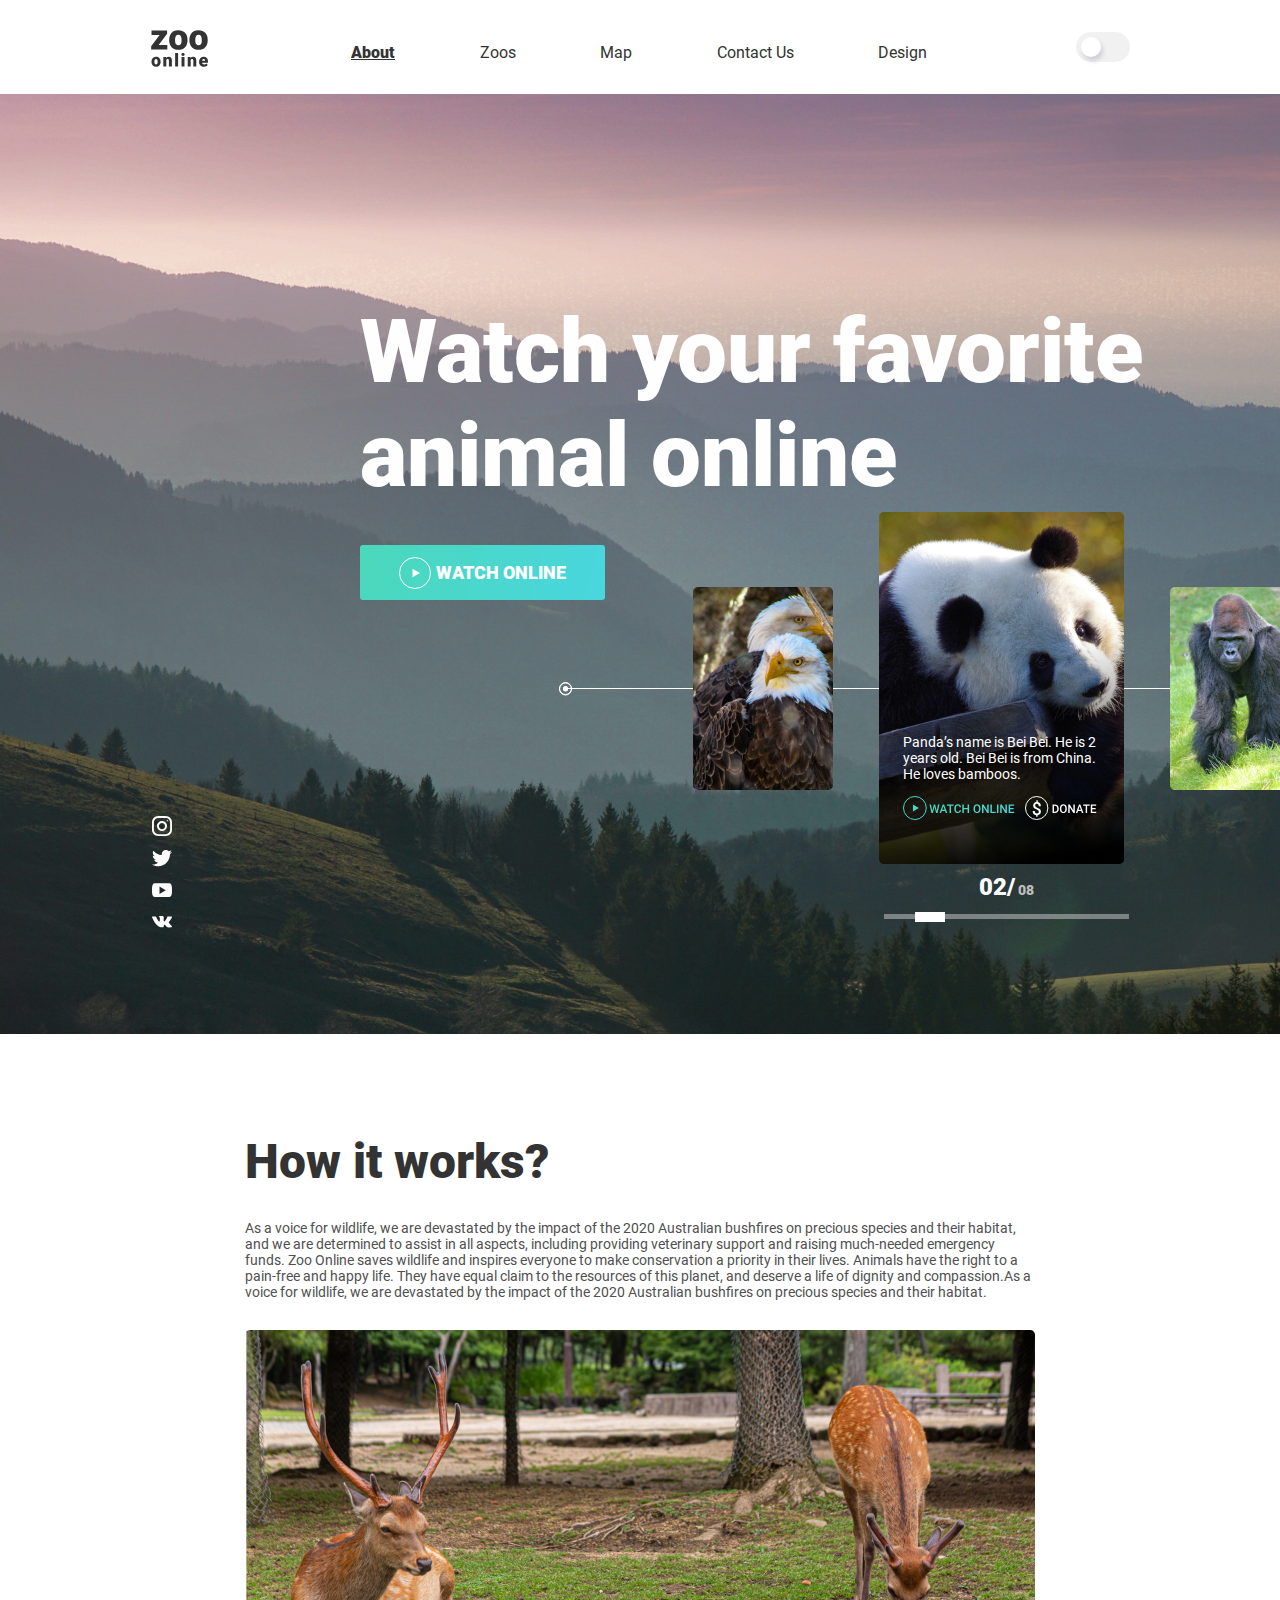
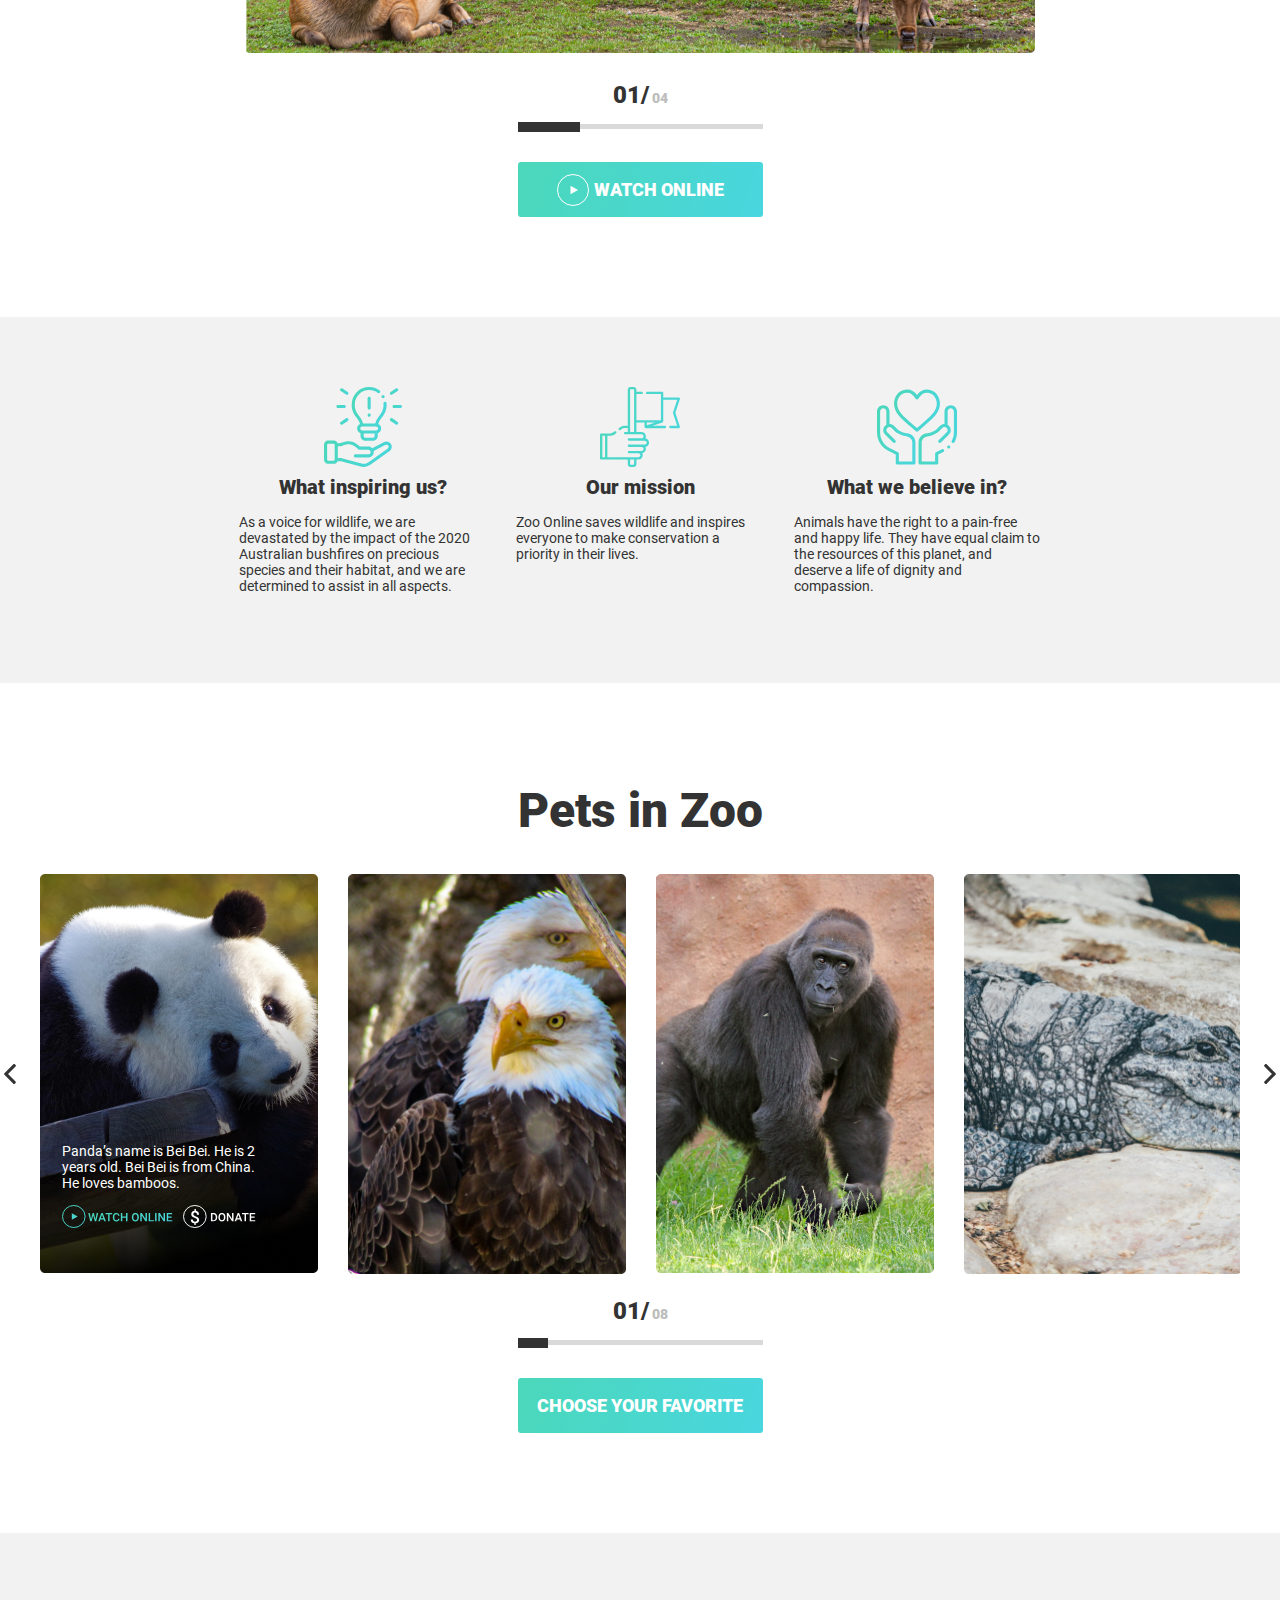
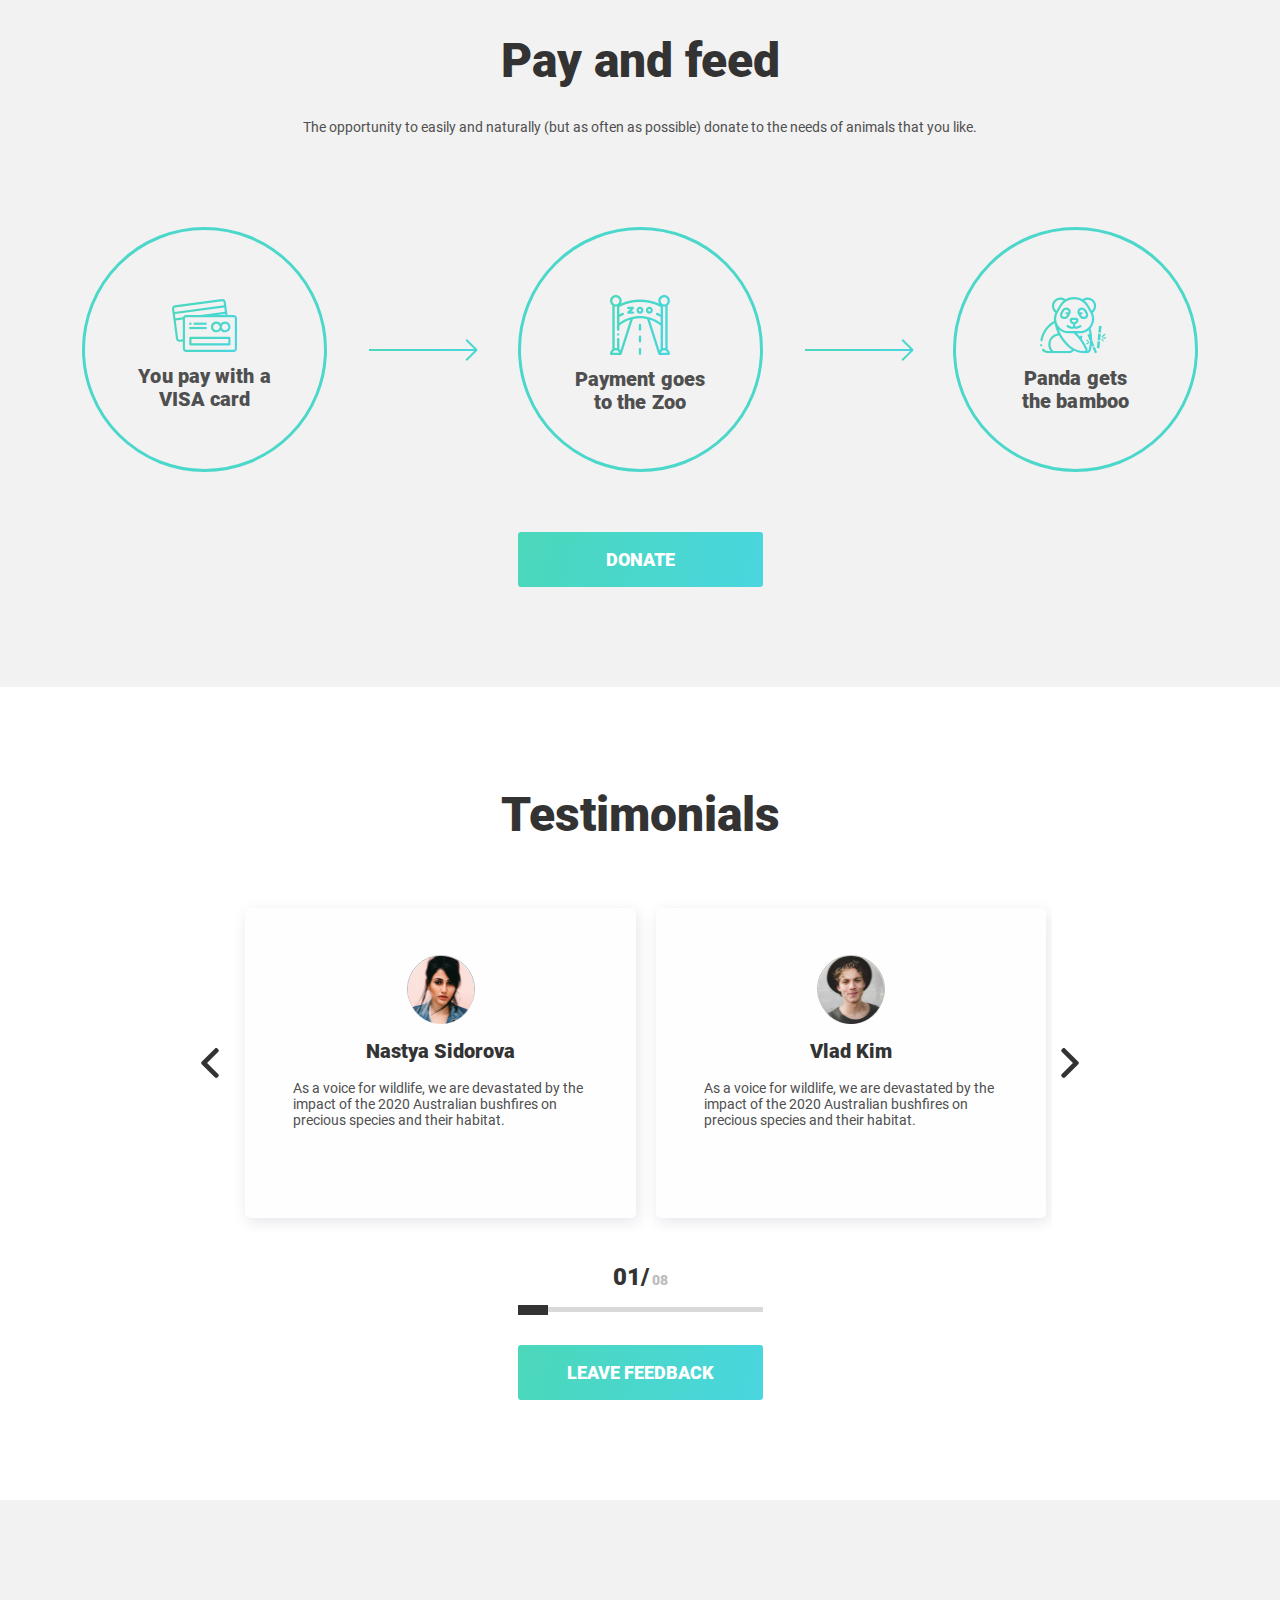
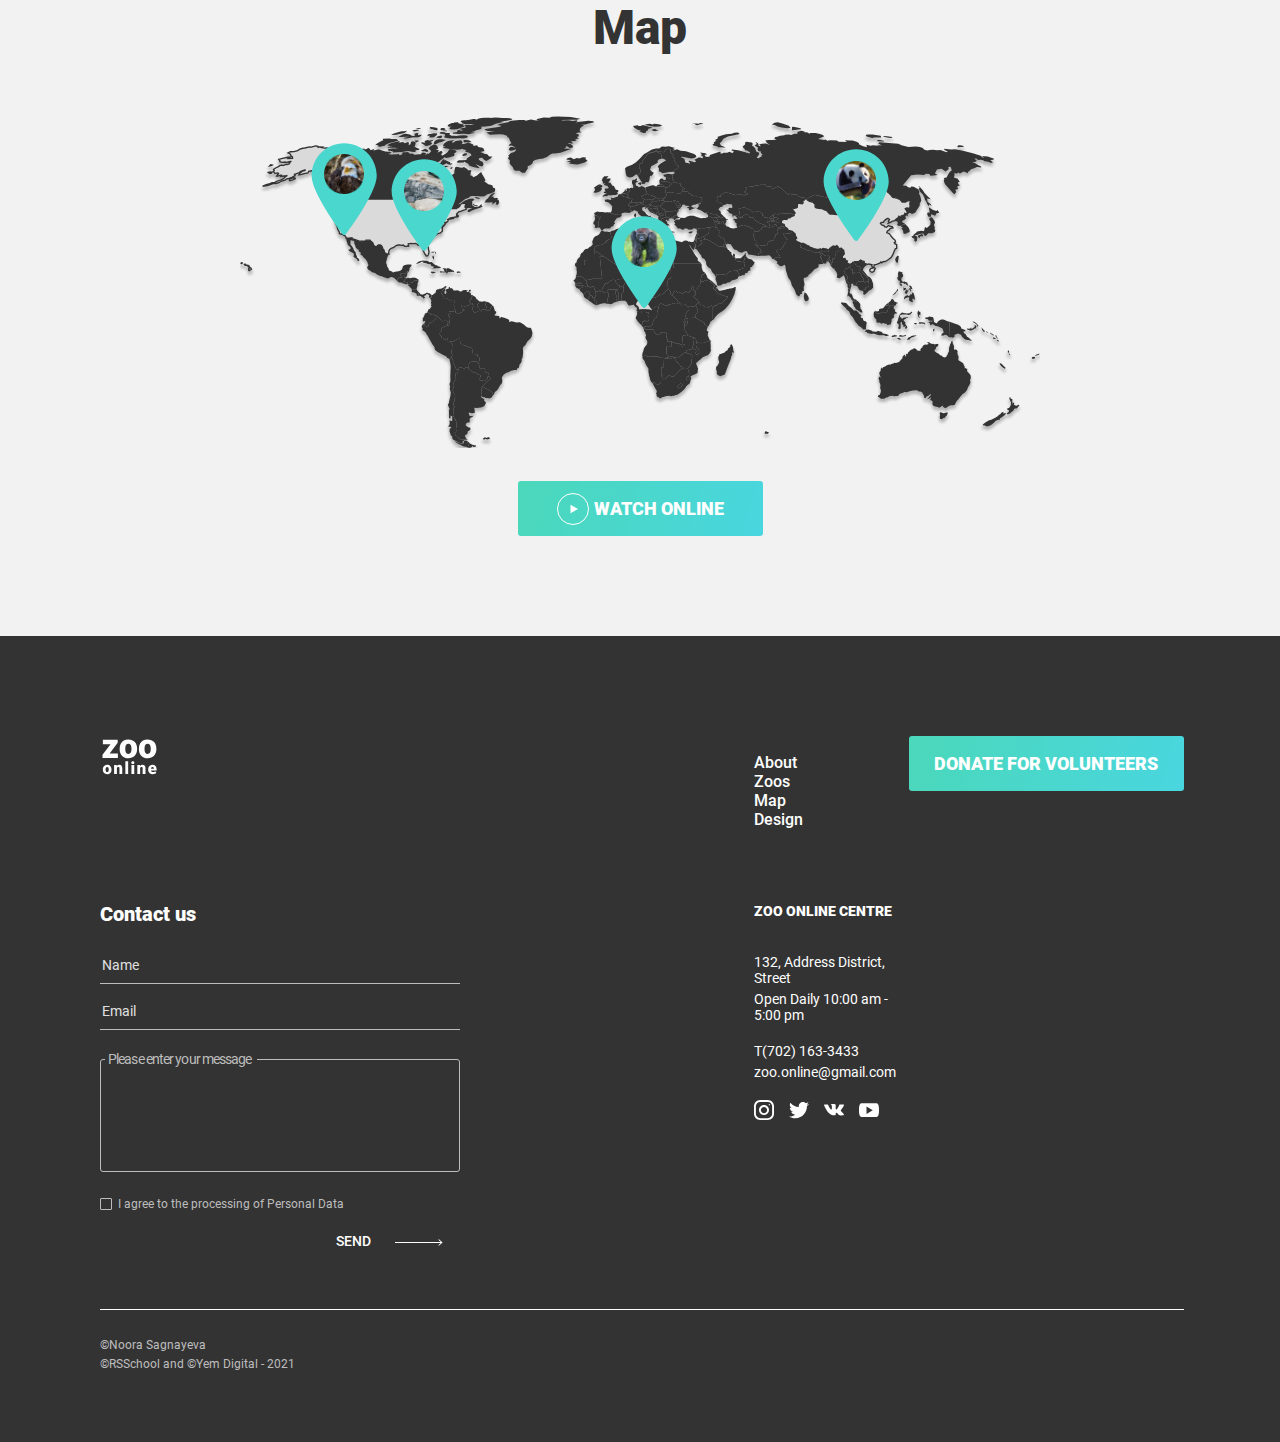
<file: online-zoo/pages/landing/index.html>
<!DOCTYPE html>
<html lang="en">
<head>
    <meta charset="UTF-8">
    <meta http-equiv="X-UA-Compatible" content="IE=edge">
    <meta name="viewport" content="width=device-width, initial-scale=1.0">
    <title>Document</title>
    <link rel="stylesheet" href="../common/css/main.css">
    <link rel="stylesheet" href="./css/landing.css">
</head>
<body class="light">
    <h1 class="visuallyhidden">Online Zoo</h1>
    <header class="header">
        <div class="wrapper">
            <div class="header__wrapper">

                <div class="header__logo logo">
                    <a href="../landing/index.html" class="logo__link">
                        <svg class="logo__bg" viewBox="0 0 59 42" fill="none" xmlns="http://www.w3.org/2000/svg">
                            <path class="logo__text-color" d="M8.64844 18.4297H17.3145V23H1.16016V19.6953L9.59766 8.55078H1.5293V3.98047H17.1211V7.17969L8.64844 18.4297ZM19.1602 13.3145C19.1602 11.416 19.5293 9.72852 20.2676 8.25195C21.0059 6.76367 22.0664 5.62109 23.4492 4.82422C24.832 4.02734 26.4551 3.62891 28.3184 3.62891C31.166 3.62891 33.4102 4.51367 35.0508 6.2832C36.6914 8.04102 37.5117 10.4375 37.5117 13.4727V13.6836C37.5117 16.6484 36.6855 19.0039 35.0332 20.75C33.3926 22.4844 31.166 23.3516 28.3535 23.3516C25.6465 23.3516 23.4727 22.543 21.832 20.9258C20.1914 19.2969 19.3066 17.0938 19.1777 14.3164L19.1602 13.3145ZM25.084 13.6836C25.084 15.4414 25.3594 16.7305 25.9102 17.5508C26.4609 18.3711 27.2754 18.7812 28.3535 18.7812C30.4629 18.7812 31.541 17.1582 31.5879 13.9121V13.3145C31.5879 9.9043 30.498 8.19922 28.3184 8.19922C26.3379 8.19922 25.2656 9.66992 25.1016 12.6113L25.084 13.6836ZM39.375 13.3145C39.375 11.416 39.7441 9.72852 40.4824 8.25195C41.2207 6.76367 42.2812 5.62109 43.6641 4.82422C45.0469 4.02734 46.6699 3.62891 48.5332 3.62891C51.3809 3.62891 53.625 4.51367 55.2656 6.2832C56.9062 8.04102 57.7266 10.4375 57.7266 13.4727V13.6836C57.7266 16.6484 56.9004 19.0039 55.248 20.75C53.6074 22.4844 51.3809 23.3516 48.5684 23.3516C45.8613 23.3516 43.6875 22.543 42.0469 20.9258C40.4062 19.2969 39.5215 17.0938 39.3926 14.3164L39.375 13.3145ZM45.2988 13.6836C45.2988 15.4414 45.5742 16.7305 46.125 17.5508C46.6758 18.3711 47.4902 18.7812 48.5684 18.7812C50.6777 18.7812 51.7559 17.1582 51.8027 13.9121V13.3145C51.8027 9.9043 50.7129 8.19922 48.5332 8.19922C46.5527 8.19922 45.4805 9.66992 45.3164 12.6113L45.2988 13.6836Z" fill="#333333"/>
                            <path class="logo__text-color" d="M1.45703 35.1572C1.45703 34.208 1.6416 33.3643 2.01074 32.626C2.37988 31.8818 2.91016 31.3105 3.60156 30.9121C4.29297 30.5137 5.10449 30.3145 6.03613 30.3145C7.45996 30.3145 8.58203 30.7568 9.40234 31.6416C10.2227 32.5205 10.6328 33.7188 10.6328 35.2363V35.3418C10.6328 36.8242 10.2197 38.002 9.39355 38.875C8.57324 39.7422 7.45996 40.1758 6.05371 40.1758C4.7002 40.1758 3.61328 39.7715 2.79297 38.9629C1.97266 38.1484 1.53027 37.0469 1.46582 35.6582L1.45703 35.1572ZM4.41895 35.3418C4.41895 36.2207 4.55664 36.8652 4.83203 37.2754C5.10742 37.6855 5.51465 37.8906 6.05371 37.8906C7.1084 37.8906 7.64746 37.0791 7.6709 35.4561V35.1572C7.6709 33.4521 7.12598 32.5996 6.03613 32.5996C5.0459 32.5996 4.50977 33.335 4.42773 34.8057L4.41895 35.3418ZM16.0982 30.4902L16.1949 31.6064C16.8511 30.7451 17.7564 30.3145 18.9107 30.3145C19.9009 30.3145 20.6392 30.6104 21.1255 31.2021C21.6177 31.7939 21.8726 32.6846 21.8902 33.874V40H18.9195V33.9971C18.9195 33.5166 18.8228 33.165 18.6295 32.9424C18.4361 32.7139 18.0845 32.5996 17.5748 32.5996C16.9947 32.5996 16.564 32.8281 16.2828 33.2852V40H13.3209V30.4902H16.0982ZM28.1027 40H25.132V26.5H28.1027V40ZM34.4997 40H31.529V30.4902H34.4997V40ZM31.3532 28.0381C31.3532 27.6162 31.5055 27.2705 31.8102 27.001C32.1149 26.7314 32.5104 26.5967 32.9968 26.5967C33.4831 26.5967 33.8786 26.7314 34.1833 27.001C34.488 27.2705 34.6403 27.6162 34.6403 28.0381C34.6403 28.46 34.488 28.8057 34.1833 29.0752C33.8786 29.3447 33.4831 29.4795 32.9968 29.4795C32.5104 29.4795 32.1149 29.3447 31.8102 29.0752C31.5055 28.8057 31.3532 28.46 31.3532 28.0381ZM40.4924 30.4902L40.5891 31.6064C41.2454 30.7451 42.1506 30.3145 43.3049 30.3145C44.2952 30.3145 45.0334 30.6104 45.5198 31.2021C46.012 31.7939 46.2668 32.6846 46.2844 33.874V40H43.3137V33.9971C43.3137 33.5166 43.217 33.165 43.0237 32.9424C42.8303 32.7139 42.4788 32.5996 41.969 32.5996C41.3889 32.5996 40.9582 32.8281 40.677 33.2852V40H37.7151V30.4902H40.4924ZM53.9734 40.1758C52.5145 40.1758 51.3338 39.7422 50.4314 38.875C49.5291 38.002 49.0779 36.8682 49.0779 35.4736V35.2275C49.0779 34.2549 49.2566 33.3965 49.6141 32.6523C49.9773 31.9082 50.5047 31.334 51.1961 30.9297C51.8875 30.5195 52.7078 30.3145 53.657 30.3145C54.993 30.3145 56.0477 30.7305 56.8211 31.5625C57.5945 32.3887 57.9813 33.543 57.9813 35.0254V36.1768H52.0926C52.198 36.71 52.4295 37.1289 52.7869 37.4336C53.1443 37.7383 53.6072 37.8906 54.1756 37.8906C55.1131 37.8906 55.8455 37.5625 56.3729 36.9062L57.7264 38.5059C57.3572 39.0156 56.8328 39.4229 56.1531 39.7275C55.4793 40.0264 54.7527 40.1758 53.9734 40.1758ZM53.6395 32.5996C52.7723 32.5996 52.2566 33.1738 52.0926 34.3223H55.0809V34.0938C55.0926 33.6191 54.9725 33.2529 54.7205 32.9951C54.4686 32.7314 54.1082 32.5996 53.6395 32.5996Z" fill="#333333"/>
                        </svg>   
                    </a>
                </div>

                <nav class="header__nav nav-header">
                    <ul class="nav-header__list">
                        <li class="nav-header__item">
                            <a href="../landing/index.html" class="nav-header__link nav-header__link--active">About</a>
                        </li>
                        <li class="nav-header__item">
                            <a href="../live-broadcast/panda.html" class="nav-header__link">Zoos</a>
                        </li>
                        <li class="nav-header__item">
                            <a href="../map/map.html" class="nav-header__link">Map</a>
                        </li>
                        <li class="nav-header__item">
                            <a href="#contact-us" class="nav-header__link">Contact Us</a>
                        </li>
                        <li class="nav-header__item">
                            <a href="https://www.figma.com/file/HKt5Nlx0jghQtJp6jW9q8F/zooApp" class="nav-header__link">Design</a>
                        </li>
                    </ul>
                </nav>
                <div class="header__container">
                    <div class="header__radio">
                        <div class="design-toggle__counter">
                            <input type="range" class="design-toggle__range" min="0" max="1" value="0" step="1" >
                        </div>
                    </div>

                    <div class="header__burger burger">
                        <span class="burger__line burger__line--first"></span>
                        <span class="burger__line burger__line--second"></span>
                        <span class="burger__line burger__line--third"></span>
                    </div>
                </div>
                
            </div>
        </div>
    </header>
    
    <main class="main">
        <section class="intro">

            <div class="intro__wrapper">
                <h2 class="intro__title">
                    Watch your favorite animal online
                </h2>
                <button class="main-btn intro__button"><img class="main-btn__img" src="../../assets/images/global/main-btn/play.svg" alt="watch">watch online</button>
                <div class="intro__slider-wrapper">
                    <ol class="intro__slider-bg"></ol>
                    <div class="intro__slider">
                        <div class="intro__slider-inner">
                            <div class="intro__item info-item">
    
                                <div class="info-item__photo">
                                    <img src="../../assets/images/landing/intro/slider/slides/eagle.png" alt="eagle">
                                </div>
        
                                <div class="info-item__info">
                                    <div class="info-item__description">Panda’s name is Bei Bei. He 
                                        is 2 years old. Bei Bei is from China. He loves bamboos.</div>
                                    <div class="info-item__actions">
                                        <div class="info-item__watch"><a href="../live-broadcast/eagle.html"><img src="../../assets/images/landing/intro/slider/watch.svg" alt="watch"></a></div>
                                        <div class="info-item__donate"><a href=""><img src="../../assets/images/landing/intro/slider/donate.svg" alt="donate"></a></div>
                                    </div>
                                </div>
        
                            </div>
                            
                            <div class="intro__item info-item intro__item--active">
        
                                <div class="info-item__photo">
                                    <img src="../../assets/images/landing/intro/slider/slides/panda.png" alt="panda">
                                </div>
                                
                                <div class="info-item__info">
                                    <div class="info-item__description">Panda’s name is Bei Bei. He 
                                        is 2 years old. Bei Bei is from China. He loves bamboos.</div>
                                    <div class="info-item__actions">
                                        <div class="info-item__watch"><a href="../live-broadcast/panda.html"><img src="../../assets/images/landing/intro/slider/watch.svg" alt="watch"></a></div>
                                        <div class="info-item__donate"><a href=""><img src="../../assets/images/landing/intro/slider/donate.svg" alt="donate"></a></div>
                                    </div>
                                </div>
        
                            </div>
        
                            <div class="intro__item info-item">
        
                                <div class="info-item__photo">
                                    <img src="../../assets/images/landing/intro/slider/slides/gorilla.png" alt="gorilla">
                                </div>
        
                                <div class="info-item__info">
                                    <div class="info-item__description">Panda’s name is Bei Bei. He 
                                        is 2 years old. Bei Bei is from China. He loves bamboos.</div>
                                    <div class="info-item__actions">
                                        <div class="info-item__watch"><a href="../live-broadcast/gorilla.html"><img src="../../assets/images/landing/intro/slider/watch.svg" alt="watch"></a></div>
                                        <div class="info-item__donate"><a href=""><img src="../../assets/images/landing/intro/slider/donate.svg" alt="donate"></a></div>
                                    </div>
                                </div>
        
                            </div>
        
                            <div class="intro__item info-item">
        
                                <div class="info-item__photo">
                                    <img src="../../assets/images/landing/intro/slider/slides/alligator.png" alt="alligator">
                                </div>
        
                                <div class="info-item__info">
                                    <div class="info-item__description">Panda’s name is Bei Bei. He 
                                        is 2 years old. Bei Bei is from China. He loves bamboos.</div>
                                    <div class="info-item__actions">
                                        <div class="info-item__watch"><a href="../live-broadcast/alligator.html"><img src="../../assets/images/landing/intro/slider/watch.svg" alt="watch"></a></div>
                                        <div class="info-item__donate"><a href=""><img src="../../assets/images/landing/intro/slider/donate.svg" alt="donate"></a></div>
                                    </div>
                                </div>
        
                            </div>
        
                            <div class="intro__item info-item">
        
                                <div class="info-item__photo">
                                    <img src="../../assets/images/landing/intro/slider/slides/fox.png" alt="fox">
                                </div>
        
                                <div class="info-item__info">
                                    <div class="info-item__description">Panda’s name is Bei Bei. He 
                                        is 2 years old. Bei Bei is from China. He loves bamboos.</div>
                                    <div class="info-item__actions">
                                        <div class="info-item__watch"><a href="../live-broadcast/fox.html"><img src="../../assets/images/landing/intro/slider/watch.svg" alt="watch"></a></div>
                                        <div class="info-item__donate"><a href=""><img src="../../assets/images/landing/intro/slider/donate.svg" alt="donate"></a></div>
                                    </div>
                                </div>
        
                            </div>
        
                            <div class="intro__item info-item">
        
                                <div class="info-item__photo">
                                    <img src="../../assets/images/landing/intro/slider/slides/sloth.png" alt="sloth">
                                </div>
        
                                <div class="info-item__info">
                                    <div class="info-item__description">Panda’s name is Bei Bei. He 
                                        is 2 years old. Bei Bei is from China. He loves bamboos.</div>
                                    <div class="info-item__actions">
                                        <div class="info-item__watch"><a href="../live-broadcast/sloth.html"><img src="../../assets/images/landing/intro/slider/watch.svg" alt="watch"></a></div>
                                        <div class="info-item__donate"><a href=""><img src="../../assets/images/landing/intro/slider/donate.svg" alt="donate"></a></div>
                                    </div>
                                </div>
        
                            </div>
        
                            <div class="intro__item info-item">
        
                                <div class="info-item__photo">
                                    <img src="../../assets/images/landing/intro/slider/slides/elephant.png" alt="elephant">
                                </div>
        
                                <div class="info-item__info">
                                    <div class="info-item__description">Panda’s name is Bei Bei. He 
                                        is 2 years old. Bei Bei is from China. He loves bamboos.</div>
                                    <div class="info-item__actions">
                                        <div class="info-item__watch"><a href="../live-broadcast/elephant.html"><img src="../../assets/images/landing/intro/slider/watch.svg" alt="watch"></a></div>
                                        <div class="info-item__donate"><a href=""><img src="../../assets/images/landing/intro/slider/donate.svg" alt="donate"></a></div>
                                    </div>
                                </div>
        
                            </div>
        
                            <div class="intro__item info-item">
        
                                <div class="info-item__photo">
                                    <img src="../../assets/images/landing/intro/slider/slides/leopard.png" alt="leopard">
                                </div>
        
                                <div class="info-item__info">
                                    <div class="info-item__description">Panda’s name is Bei Bei. He 
                                        is 2 years old. Bei Bei is from China. He loves bamboos.</div>
                                    <div class="info-item__actions">
                                        <div class="info-item__watch"><a href="../live-broadcast/leopard.html"><img src="../../assets/images/landing/intro/slider/watch.svg" alt="watch"></a></div>
                                        <div class="info-item__donate"><a href=""><img src="../../assets/images/landing/intro/slider/donate.svg" alt="donate"></a></div>
                                    </div>
                                </div>
        
                            </div>
                        </div>
                        
                    </div>
                    <div class="intro__counter counter">
                        <div class="intro__count counter__count">
                            <span id="intro__current" class="intro__current counter__current">02/</span>
                            <span id="intro__total" class="intro__total counter__total">08</span>
                        </div>
                        
                        <input type="range" class="intro__range counter__range" min="1" max="8" value="2" step="1">
                    </div>
                </div>
            
            
            <div class="intro__social-networks social-networks">
                <ul class="social-networks__list">
                    <li class="social-networks__item"><a target="_blank" href="https://www.instagram.com/" class="social-networks__link instagram"></a></li>
                    <li class="social-networks__item"><a target="_blank" href="https://twitter.com/" class="social-networks__link twitter"></a></li>
                    <li class="social-networks__item"><a target="_blank" href="https://www.youtube.com/" class="social-networks__link youtube"></a></li>
                    <li class="social-networks__item"><a target="_blank" href="https://vk.com/" class="social-networks__link vk"></a></li>
                </ul>
            </div>
            </div>
        </section>

        <section class="how-it-works">
            <div class="how-it-works__content">
                <h2 class="how-it-works__title">How it works?</h2>
                <p class="how-it-works__text">
                    As a voice for wildlife, we are devastated by the impact of the 2020 Australian bushfires on precious species and their habitat, and we are determined to assist in all aspects, including providing veterinary support and raising much-needed emergency funds. Zoo Online saves wildlife and inspires everyone to make conservation a priority in their lives. Animals have the right to a pain-free and happy life. They have equal claim to the resources of this planet, and deserve a life of dignity and compassion.As a voice for wildlife, we are devastated by the impact of the 2020 Australian bushfires on precious species and their habitat.
                </p>
                <div class="how-it-works__slider">
                    <div class="how-it-works__slider-wrapper">
                        <div class="how-it-works__slider-inner">
                            <div class="how-it-works__slide">
                                <img class="how-it-works__slide-img" src="../../assets/images/landing/how-it-works/slider/slides/slide1.png" alt="slide1">
                            </div>
                            <div class="how-it-works__slide">
                                <img class="how-it-works__slide-img" src="../../assets/images/landing/how-it-works/slider/slides/slide2.png" alt="slide2">
                            </div>
                            <div class="how-it-works__slide">
                                <img class="how-it-works__slide-img" src="../../assets/images/landing/how-it-works/slider/slides/slide3.png" alt="slide3">
                            </div>
                            <div class="how-it-works__slide">
                                <img class="how-it-works__slide-img" src="../../assets/images/landing/how-it-works/slider/slides/slide4.png" alt="slide4">
                            </div>
                        </div>
                    </div>
                    <div class="how-it-works__counter counter">
                        <div class="how-it-works__count counter__count">
                            <span id="how-it-works__current" class="how-it-works__current counter__current">01/</span>
                            <span id="how-it-works__total" class="how-it-works__total counter__total">04</span>
                        </div>
                        
                        <input type="range" class="how-it-works__range counter__range" min="1" max="4" value="1" step="1">
                    </div>
                </div>
                <button class="main-btn how-it-works__button"><img class="main-btn__img" src="../../assets/images/global/main-btn/play.svg" alt="watch">watch online</button>
            </div>

        </section>

        <section class="inspiring">
            <div class="inspiring__cards">
                <div class="inspiring__card">
                    <figure class="inspiring__card-pic">
                        <img src="../../assets/images/landing/inspiring/cards/inspire/problem-solving.svg" alt="problem">
                    </figure>
                    <h3 class="inspiring__card-title">
                        What inspiring us?
                    </h3>
                    <p class="inspiring__card-descr">
                        As a voice for wildlife, we are devastated by the impact of the 2020 Australian bushfires on precious species and their habitat, and we are determined to assist in all aspects.
                    </p>
                </div>

                <div class="inspiring__card">
                    <figure class="inspiring__card-pic">
                        <img src="../../assets/images/landing/inspiring/cards/mission/achievement.svg" alt="achievement">
                    </figure>
                    <h3 class="inspiring__card-title">
                        Our mission
                    </h3>
                    <p class="inspiring__card-descr">
                        Zoo Online saves wildlife and inspires everyone to make conservation a priority in their lives. 
                    </p>
                </div>
                
                <div class="inspiring__card">
                    <figure class="inspiring__card-pic">
                        <img src="../../assets/images/landing/inspiring/cards/believe/love.svg" alt="love">
                    </figure>
                    <h3 class="inspiring__card-title">
                        What we believe in?
                    </h3>
                    <p class="inspiring__card-descr">
                        Animals have the right to a pain-free and happy life. They have equal claim to the resources of this planet, and deserve a life of dignity and compassion.
                    </p>
                </div>
            </div>
        </section>

        <section class="pets-in-zoo">
            <div class="pets-in-zoo__wrapper">
                <h2 class="pets-in-zoo__title">Pets in Zoo</h2>

                <div class="pets-in-zoo__slider">
                    
                    <div class="pets-in-zoo__slider-left-arrow">
                        <svg viewBox="0 0 30 30" fill="none" xmlns="http://www.w3.org/2000/svg">
                            <path class="pets-in-zoo__slider-left-arrow-color" d="M6.6663 16.1706L20.0167 29.5207C20.3255 29.8298 20.7376 30 21.1772 30C21.6167 30 22.0289 29.8298 22.3376 29.5207L23.3208 28.5378C23.9605 27.8973 23.9605 26.8564 23.3208 26.2169L12.1102 15.0062L23.3332 3.78314C23.642 3.47412 23.8125 3.06217 23.8125 2.6229C23.8125 2.18315 23.642 1.7712 23.3332 1.46194L22.3501 0.479263C22.0411 0.17024 21.6291 0 21.1896 0C20.7501 0 20.3379 0.17024 20.0291 0.479263L6.6663 13.8416C6.35679 14.1516 6.18679 14.5655 6.18777 15.0055C6.18679 15.4472 6.35679 15.8608 6.6663 16.1706Z" fill="#333333"/>
                        </svg>     
                    </div>
                    
                    <div class="pets-in-zoo__slider-wrapper">
                        <div class="pets-in-zoo__slider-inner">
                            <div class="pets-in-zoo__slide pets-in-zoo__slide--active">
                                <div class="pets-in-zoo__photo">
                                    <img src="../../assets/images/landing/pets-in-zoo/slider/slides/panda.png" alt="panda">
                                </div>
                                <div class="pets-in-zoo__info">
                                    <div class="pets-in-zoo__description">Panda’s name is Bei Bei. He 
                                        is 2 years old. Bei Bei is from China. He loves bamboos.</div>
                                    <div class="pets-in-zoo__actions">
                                        <div class="pets-in-zoo__watch"><a href="../live-broadcast/panda.html"><img src="../../assets/images/landing/pets-in-zoo/slider/watch.svg" alt="watch"></a></div>
                                        <div class="pets-in-zoo__donate"><a href=""><img src="../../assets/images/landing/pets-in-zoo/slider/donate.svg" alt="donate"></a></div>
                                    </div>
                                </div>
                            </div>
                            <div class="pets-in-zoo__slide">
                                <div class="pets-in-zoo__photo">
                                    <img src="../../assets/images/landing/pets-in-zoo/slider/slides/eagle.png" alt="eagle">
                                </div>
                                <div class="pets-in-zoo__info">
                                    <div class="pets-in-zoo__description">Panda’s name is Bei Bei. He 
                                        is 2 years old. Bei Bei is from China. He loves bamboos.</div>
                                    <div class="pets-in-zoo__actions">
                                        <div class="pets-in-zoo__watch"><a href="../live-broadcast/eagle.html"><img src="../../assets/images/landing/pets-in-zoo/slider/watch.svg" alt="watch"></a></div>
                                        <div class="pets-in-zoo__donate"><a href=""><img src="../../assets/images/landing/pets-in-zoo/slider/donate.svg" alt="donate"></a></div>
                                    </div>
                                </div>
                            </div>
                            <div class="pets-in-zoo__slide">
                                <div class="pets-in-zoo__photo">
                                    <img src="../../assets/images/landing/pets-in-zoo/slider/slides/gorilla.png" alt="gorilla">
                                </div>
                                <div class="pets-in-zoo__info">
                                    <div class="pets-in-zoo__description">Panda’s name is Bei Bei. He 
                                        is 2 years old. Bei Bei is from China. He loves bamboos.</div>
                                    <div class="pets-in-zoo__actions">
                                        <div class="pets-in-zoo__watch"><a href="../live-broadcast/gorilla.html"><img src="../../assets/images/landing/pets-in-zoo/slider/watch.svg" alt="watch"></a></div>
                                        <div class="pets-in-zoo__donate"><a href=""><img src="../../assets/images/landing/pets-in-zoo/slider/donate.svg" alt="donate"></a></div>
                                    </div>
                                </div>
                            </div>
                            <div class="pets-in-zoo__slide">
                                <div class="pets-in-zoo__photo">
                                    <img src="../../assets/images/landing/pets-in-zoo/slider/slides/alligator.png" alt="alligator">
                                </div>
                                <div class="pets-in-zoo__info">
                                    <div class="pets-in-zoo__description">Panda’s name is Bei Bei. He 
                                        is 2 years old. Bei Bei is from China. He loves bamboos.</div>
                                    <div class="pets-in-zoo__actions">
                                        <div class="pets-in-zoo__watch"><a href="../live-broadcast/alligator.html"><img src="../../assets/images/landing/pets-in-zoo/slider/watch.svg" alt="watch"></a></div>
                                        <div class="pets-in-zoo__donate"><a href=""><img src="../../assets/images/landing/pets-in-zoo/slider/donate.svg" alt="donate"></a></div>
                                    </div>
                                </div>
                            </div>
                            <div class="pets-in-zoo__slide">
                                <div class="pets-in-zoo__photo">
                                    <img src="../../assets/images/landing/pets-in-zoo/slider/slides/wolf.jpg" alt="wolf">
                                </div>
                                <div class="pets-in-zoo__info">
                                    <div class="pets-in-zoo__description">Panda’s name is Bei Bei. He 
                                        is 2 years old. Bei Bei is from China. He loves bamboos.</div>
                                    <div class="pets-in-zoo__actions">
                                        <div class="pets-in-zoo__watch"><a href="../live-broadcast/wolf.html"><img src="../../assets/images/landing/pets-in-zoo/slider/watch.svg" alt="watch"></a></div>
                                        <div class="pets-in-zoo__donate"><a href=""><img src="../../assets/images/landing/pets-in-zoo/slider/donate.svg" alt="donate"></a></div>
                                    </div>
                                </div>
                            </div>
                            <div class="pets-in-zoo__slide">
                                <div class="pets-in-zoo__photo">
                                    <img src="../../assets/images/landing/pets-in-zoo/slider/slides/bison.jpg" alt="bison">
                                </div>
                                <div class="pets-in-zoo__info">
                                    <div class="pets-in-zoo__description">Panda’s name is Bei Bei. He 
                                        is 2 years old. Bei Bei is from China. He loves bamboos.</div>
                                    <div class="pets-in-zoo__actions">
                                        <div class="pets-in-zoo__watch"><a href="../live-broadcast/bison.html"><img src="../../assets/images/landing/pets-in-zoo/slider/watch.svg" alt="watch"></a></div>
                                        <div class="pets-in-zoo__donate"><a href=""><img src="../../assets/images/landing/pets-in-zoo/slider/donate.svg" alt="donate"></a></div>
                                    </div>
                                </div>
                            </div>
                            <div class="pets-in-zoo__slide">
                                <div class="pets-in-zoo__photo">
                                    <img src="../../assets/images/landing/pets-in-zoo/slider/slides/gopher.jpg" alt="gopher.jpg">
                                </div>
                                <div class="pets-in-zoo__info">
                                    <div class="pets-in-zoo__description">Panda’s name is Bei Bei. He 
                                        is 2 years old. Bei Bei is from China. He loves bamboos.</div>
                                    <div class="pets-in-zoo__actions">
                                        <div class="pets-in-zoo__watch"><a href="../live-broadcast/alligator.html"><img src="../../assets/images/landing/pets-in-zoo/slider/watch.svg" alt="watch"></a></div>
                                        <div class="pets-in-zoo__donate"><a href=""><img src="../../assets/images/landing/pets-in-zoo/slider/donate.svg" alt="donate"></a></div>
                                    </div>
                                </div>
                            </div>
                            <div class="pets-in-zoo__slide">
                                <div class="pets-in-zoo__photo">
                                    <img src="../../assets/images/landing/pets-in-zoo/slider/slides/kangaroo.jpg" alt="kangaroo">
                                </div>
                                <div class="pets-in-zoo__info">
                                    <div class="pets-in-zoo__description">Panda’s name is Bei Bei. He 
                                        is 2 years old. Bei Bei is from China. He loves bamboos.</div>
                                    <div class="pets-in-zoo__actions">
                                        <div class="pets-in-zoo__watch"><a href="../live-broadcast/alligator.html"><img src="../../assets/images/landing/pets-in-zoo/slider/watch.svg" alt="watch"></a></div>
                                        <div class="pets-in-zoo__donate"><a href=""><img src="../../assets/images/landing/pets-in-zoo/slider/donate.svg" alt="donate"></a></div>
                                    </div>
                                </div>
                            </div>
                        </div>
                    </div>

                    <div class="pets-in-zoo__slider-right-arrow">
                        <svg viewBox="0 0 30 30" fill="none" xmlns="http://www.w3.org/2000/svg">
                            <path class="pets-in-zoo__slider-right-arrow-color" d="M23.3337 13.8294L9.98332 0.479264C9.67454 0.170243 9.26235 0 8.82284 0C8.38334 0 7.97114 0.170243 7.66237 0.479264L6.6792 1.46218C6.03945 2.10267 6.03945 3.14363 6.6792 3.78314L17.8898 14.9938L6.66676 26.2169C6.35799 26.5259 6.1875 26.9378 6.1875 27.3771C6.1875 27.8168 6.35799 28.2288 6.66676 28.5381L7.64993 29.5207C7.95895 29.8298 8.3709 30 8.81041 30C9.24991 30 9.66211 29.8298 9.97088 29.5207L23.3337 16.1584C23.6432 15.8484 23.8132 15.4345 23.8122 14.9945C23.8132 14.5528 23.6432 14.1392 23.3337 13.8294Z" fill="#333333"/>
                        </svg>
                    </div>
                </div>

                <div class="pets-in-zoo__counter counter">
                    <div class="counter__count">
                        <span id="pets-in-zoo__current" class="pets-in-zoo__current counter__current">01/</span>
                        <span id="pets-in-zoo__total" class="pets-in-zoo__total counter__total">08</span>
                    </div>
                    
                    <input type="range" class="pets-in-zoo__range counter__range" min="1" max="8" value="1" step="1">
                </div>
                
                <form action="../map/map.html">
                    <button class="main-btn pets-in-zoo__button">Choose your favorite</button>
                </form>
            </div>
        </section>
        
        <section class="pay-and-feed">

            <div class="pay-and-feed__wrapper">
                <h2 class="pay-and-feed__title">Pay and feed</h2>
                <p class="pay-and-feed__descr">The opportunity to easily and naturally (but as often as possible) donate to the needs of animals that you like.</p>

                <div class="pay-and-feed__cards">

                    <div class="pay-and-feed__card">
                        <figure class="pay-and-feed__card-pic">
                            <img src="../../assets/images/landing/pay-and-feed/card.svg" alt="card">
                        </figure>
                        <h3 class="pay-and-feed__card-title">
                            You pay with a VISA card
                        </h3>
                    </div>

                    <div class="pay-and-feed__cards-arrow"></div>

                    <div class="pay-and-feed__card">
                        <figure class="pay-and-feed__card-pic">
                            <img src="../../assets/images/landing/pay-and-feed/zoo.svg" alt="card">
                        </figure>
                        <h3 class="pay-and-feed__card-title">
                            Payment goes to the Zoo
                        </h3>
                    </div>

                    <div class="pay-and-feed__cards-arrow"></div>

                    <div class="pay-and-feed__card">
                        <figure class="pay-and-feed__card-pic">
                            <img src="../../assets/images/landing/pay-and-feed/panda.svg" alt="card">
                        </figure>
                        <h3 class="pay-and-feed__card-title">
                            Panda gets the bamboo
                        </h3>
                    </div>
                </div>
                <button class="main-btn pay-and-feed__button">donate</button>

            </div>
            
        </section>

        <section class="testimonials">
            <h3 class="testimonials__title">Testimonials</h3>

            <div class="testimonials__slider">
                <div class="testimonials__slider-left-arrow">
                    <svg viewBox="0 0 30 30" fill="none" xmlns="http://www.w3.org/2000/svg">
                        <path class="testimonials__slider-left-arrow-color" d="M6.6663 16.1706L20.0167 29.5207C20.3255 29.8298 20.7376 30 21.1772 30C21.6167 30 22.0289 29.8298 22.3376 29.5207L23.3208 28.5378C23.9605 27.8973 23.9605 26.8564 23.3208 26.2169L12.1102 15.0062L23.3332 3.78314C23.642 3.47412 23.8125 3.06217 23.8125 2.6229C23.8125 2.18315 23.642 1.7712 23.3332 1.46194L22.3501 0.479263C22.0411 0.17024 21.6291 0 21.1896 0C20.7501 0 20.3379 0.17024 20.0291 0.479263L6.6663 13.8416C6.35679 14.1516 6.18679 14.5655 6.18777 15.0055C6.18679 15.4472 6.35679 15.8608 6.6663 16.1706Z" fill="#333333"/>
                    </svg>
                </div>

                <div class="testimonials__slider-wrapper">

                    <div class="testimonials__slider-inner">

                        <div class="testimonials__slide">
                            <figure class="testimonials__slide-pic-container">
                                <img class="testimonials__slide-img" src="../../assets/images/landing/testimonials/slider/slides/photo.png" alt="user">
                            </figure>
                            <h3 class="testimonials__slide-title">
                                Nastya Sidorova
                            </h3>
                            <p class="testimonials__slide-descr">
                                As a voice for wildlife, we are devastated by the impact of the 2020 Australian bushfires on precious species and their habitat.
                            </p>
                        </div>
                        <div class="testimonials__slide">
                            <figure class="testimonials__slide-pic-container">
                                <img class="testimonials__slide-img" src="../../assets/images/landing/testimonials/slider/slides/photo1.png" alt="photo">
                            </figure>
                            <h3 class="testimonials__slide-title">
                                Vlad Kim
                            </h3>
                            <p class="testimonials__slide-descr">
                                As a voice for wildlife, we are devastated by the impact of the 2020 Australian bushfires on precious species and their habitat.
                            </p>
                        </div>
                        <div class="testimonials__slide">
                            <figure class="testimonials__slide-pic-container">
                                <img class="testimonials__slide-img" src="../../assets/images/landing/testimonials/slider/slides/photo1.png" alt="photo1">
                            </figure>
                            <h3 class="testimonials__slide-title">
                                Nastya Sidorova
                            </h3>
                            <p class="testimonials__slide-descr">
                                As a voice for wildlife, we are devastated by the impact of the 2020 Australian bushfires on precious species and their habitat.
                            </p>
                        </div>
                    </div>

                </div>

                <div class="testimonials__slider-right-arrow">
                    <svg viewBox="0 0 30 30" fill="none" xmlns="http://www.w3.org/2000/svg">
                        <path class="testimonials__slider-right-arrow-color" d="M23.3337 13.8294L9.98332 0.479264C9.67454 0.170243 9.26235 0 8.82284 0C8.38334 0 7.97114 0.170243 7.66237 0.479264L6.6792 1.46218C6.03945 2.10267 6.03945 3.14363 6.6792 3.78314L17.8898 14.9938L6.66676 26.2169C6.35799 26.5259 6.1875 26.9378 6.1875 27.3771C6.1875 27.8168 6.35799 28.2288 6.66676 28.5381L7.64993 29.5207C7.95895 29.8298 8.3709 30 8.81041 30C9.24991 30 9.66211 29.8298 9.97088 29.5207L23.3337 16.1584C23.6432 15.8484 23.8132 15.4345 23.8122 14.9945C23.8132 14.5528 23.6432 14.1392 23.3337 13.8294Z" fill="#333333"/>
                    </svg>
                </div>

            </div>

            <div class="testimonials__counter counter">
                <div class="testimonials__count counter__count">
                    <span id="testimonials__current" class="testimonials__current counter__current">01/</span>
                    <span id="testimonials__total" class="testimonials__total counter__total">08</span>
                </div>
                
                <input type="range" class="testimonials__range counter__range" min="1" max="8" value="1" step="1">
            </div>

            <button class="main-btn testimonials__button">Leave feedback</button>
        </section>

        <section class="map">
            
            <div class="map__wrapper">
                <h3 class="map__title">Map</h3>
                <div class="map__content main-map">
                    <figure class="main-map__container">
                        <div class="main-map__map">
                            <svg id="main-map" class="main-map__picture" viewBox="0 0 1200 498" preserveAspectRatio="none" fill="none" xmlns="http://www.w3.org/2000/svg">
                                <g filter="url(#filter0_d)">
                                <path class="main-map__earth-color" d="M742.625 212.977L743.227 212.795L743.438 213.779L746.131 213.219L749.036 213.31L751.157 213.415L753.339 210.995L755.747 208.711L757.748 206.518L758.515 207.743L759.252 210.556L757.477 210.572L757.387 212.886L758.049 213.385L756.529 214.081L756.634 215.533L755.747 217.016L755.762 218.438L755.115 219.194L744.446 217.409L742.821 213.794L742.625 212.977Z" fill="#333333"/>
                                <path class="main-map__earth-color" d="M771.425 172.316L775.111 173.677L777.609 173.193L778.076 171.574L780.694 171.045L782.454 169.956L782.665 167.112L785.434 166.416L785.75 165.146L787.51 166.099L788.563 166.204L790.459 166.235L793.152 166.991L794.266 167.43L796.538 166.28L797.802 166.961L798.614 165.327L800.661 165.403L801.082 164.888L801.187 163.451L802.421 162.211L804.407 163.013L804.242 164.102L805.295 164.268L805.521 167.278L807.071 168.443L808.124 167.687L809.583 167.339L811.404 165.736L813.796 166.008H817.302L818.1 167.036L816.204 167.43L814.594 168.095L810.757 168.504L807.221 169.26L805.506 170.803L806.574 172.316L807.266 174.101L805.807 175.598L806.183 176.96L805.446 178.245L802.165 178.14L803.881 180.499L801.834 181.392L800.706 183.54L801.202 185.688L799.999 186.686L798.675 186.353L796.102 186.822L795.876 187.821H793.303L791.648 189.833L791.919 192.873L787.615 194.34L785.163 194.038L784.561 194.809L782.424 194.356L779.024 194.9L773.005 193.07L775.758 189.848L775.187 187.549L772.493 186.943L771.937 184.69L770.432 181.846L771.636 179.879L770.071 179.365L770.658 176.763L771.425 172.316Z" fill="#333333"/>
                                <path class="main-map__earth-color" d="M631.401 150.185L631.055 151.395L631.612 152.923L633.071 153.8L633.056 154.738L631.988 155.253L631.853 156.417L630.378 158.142L629.791 157.885L629.686 157.098L627.745 155.903L627.354 154.209L627.504 151.773L627.91 150.669L627.308 150.094L627.022 148.96L628.377 147.205L628.617 147.886L629.505 147.568L630.273 148.521L631.1 148.884L631.401 150.185Z" fill="#333333"/>
                                <path class="main-map__earth-color" d="M708.966 152.909L713.571 152.35L714.398 153.287L715.752 153.908L715.196 154.8L717.137 156.025L716.339 157.16L717.889 158.128L719.484 158.718L719.86 161.184L718.656 161.29L717.016 159.232L716.956 158.688H715.466L714.353 157.735L713.661 157.826L712.201 156.782L709.583 155.904L709.689 154.165L708.966 152.909Z" fill="#333333"/>
                                <path class="main-map__earth-color" d="M620.357 320.168L621.214 322.83L622.222 324.963L623.035 326.112L624.389 327.973L626.736 327.686L627.91 327.186L629.881 327.686L630.408 326.793L631.326 324.721L633.538 324.585L633.733 323.964L635.554 323.949L635.223 325.235L639.541 325.205L639.586 327.444L640.293 328.82L639.737 330.968L639.978 333.146L641.136 334.478L640.895 338.698L641.768 338.38L643.318 338.471L645.53 337.942L647.14 338.138L647.501 339.243L647.064 340.982L647.651 342.646L647.11 343.977L647.38 345.203L640.008 345.157L639.616 356.487L641.934 359.407L644.176 361.63L637.66 363.083L629.129 362.583L626.722 360.874L612.412 361.025L611.87 361.267L609.794 359.664L607.507 359.558L605.385 360.163L603.67 360.844L603.369 358.605L603.896 355.474L605.16 352.206L605.355 350.678L606.544 347.472L607.402 346.019L609.463 343.69L610.607 342.102L611.013 339.47L610.847 337.442L609.794 336.172L608.861 334.009L608.003 331.876L608.199 331.135L609.298 329.728L608.244 326.294L607.537 323.904L605.762 321.65L606.108 320.969L607.582 320.485L608.605 320.561L609.854 320.122L620.357 320.168ZM606.514 319.487L605.611 319.865L604.678 317.188L606.123 315.645L607.191 315.055L608.53 316.265L607.221 317.021L606.634 317.929L606.514 319.487Z" fill="#333333"/>
                                <path class="main-map__earth-color" d="M353.354 496.167L350.375 496.349L348.388 495.078L346.432 494.987H343.002L340.745 486.985L342.445 488.649L344.792 491.326L349.562 493.474L354.287 494.382L353.354 496.167ZM334.305 377.845L336.607 380.416L337.705 377.557L341.723 377.709L342.355 378.465L349.321 384.289L352.24 384.818L356.754 387.45L360.471 388.857L361.133 390.43L358.229 395.846L361.84 396.814L365.797 397.358L368.491 396.783L371.38 394.046L371.666 390.899L373.336 390.218L375.262 392.276L375.457 395.135L372.719 397.101L370.522 398.538L366.956 402.002L362.863 406.873L362.322 409.732L361.84 413.393L362.322 416.948L361.675 417.749L361.705 420.049L361.72 421.909L366.49 424.98L366.354 427.431L368.701 428.989L368.777 430.728L366.174 435.312L361.434 437.233L354.753 437.974L350.961 437.611L352.03 439.744L351.789 442.421L352.737 444.221L350.931 445.477L347.561 445.976L344.085 444.675L342.957 445.613L344.1 449.153L346.568 450.242L348.193 449.107L349.532 450.968L346.658 452.072L344.416 454.296L344.657 457.896L344.266 459.802L341.121 459.817L338.909 461.648L338.563 464.325L342.4 466.942L345.71 467.668L345.319 470.875L341.903 472.902L340.805 477.092L338.187 478.499L337.284 480.178L339.315 483.899L342.024 485.972L340.609 485.79L337.465 485.23L329.52 484.746L327.594 482.659L326.917 479.981L324.81 480.208L323.306 478.907L321.997 475.126L324.088 473.552L324.555 471.283L323.712 469.468L324.705 466.412L324.795 461.678L323.953 459.575L325.247 458.91L324.585 457.548L322.884 456.837L323.652 455.34L321.846 453.978L320.176 449.864L321.365 449.138L319.905 444.781L319.965 441.12L320.251 437.929L322.042 436.628L320.372 433.149L319.77 429.866L321.952 427.536L321.38 424.556L322.764 421.062L322.268 417.78L321.274 417.129L318.762 410.973L320.372 407.297L319.574 403.848L320.402 400.611L322.252 397.252L324.449 395.044L323.231 393.637L323.832 392.503L323.065 386.558L326.691 384.788L327.519 381.097L327.007 380.204L329.625 376.982L334.305 377.845Z" fill="#333333"/>
                                <path class="main-map__earth-color" d="M618.055 127.799L617.889 129.266H616.038L616.73 130.037L615.752 132.337L615.166 132.942L612.277 133.033L610.651 133.849L607.898 133.562L603.143 132.639L602.346 131.399L599.111 132.019L598.75 132.7L596.733 132.201L595.048 132.095L593.528 131.444L594.01 130.567L593.859 129.932L594.837 129.735L596.553 130.733L596.974 129.795L599.893 129.947L602.225 129.296L603.805 129.417L604.858 130.143L605.144 129.538L604.573 127.209L605.731 126.755L606.815 125.106L609.297 126.256L611.073 124.804L612.201 124.531L614.819 125.62L616.339 125.439L617.889 126.104L617.663 126.558L618.055 127.799Z" fill="#333333"/>
                                <path class="main-map__earth-color" d="M1052.27 444.631L1055.02 445.872L1057.05 445.388L1059.97 444.692L1061.9 444.934L1060.32 449.169L1058.63 450.41L1057.02 453.284L1056.29 452.301L1052.86 454.797L1052.26 454.6L1050.24 454.494L1049.53 451.439L1050.07 449.079L1049.44 445.963L1050.19 444.329L1052.27 444.631ZM1070.76 348.243L1071.68 351.041L1074.12 349.695L1075.1 351.208L1076.62 352.584L1076.03 354.173L1076.34 357.228L1076.62 358.998L1077.44 359.437L1077.92 362.477L1077.28 364.323L1078 366.743L1081.49 368.604L1083.66 370.298L1085.73 371.856L1085.1 372.718L1086.68 374.942L1087.25 378.799L1088.82 378.013L1089.9 379.571L1090.88 379.011L1090.65 382.793L1092.64 384.986L1093.95 386.347L1095.98 389.222L1096.24 392.096L1095.8 394.123L1094.97 396.331L1095.8 399.357L1094.7 402.518L1093.62 404.167L1091.74 407.359L1091.18 409.401L1089.69 411.957L1087.13 415.21L1084 416.964L1081.82 419.717L1080.08 421.487L1077.98 424.573L1076.03 426.343L1074.19 429.02L1072.84 431.486L1072.6 432.606L1070.18 433.846L1066.32 433.982L1062.62 435.449L1060.53 436.826L1057.9 438.354L1055.7 436.781L1053.85 436.145L1055.08 434.285L1052.98 434.965L1049.04 437.552L1046.46 436.584L1044.75 436.024L1042.9 435.767L1039.99 434.738L1038.58 432.53L1038.89 429.822L1038.71 428.022L1037.52 426.57L1034.38 426.131L1036.06 424.407L1036.09 421.76L1033.63 424.225L1030.38 424.876L1032.8 422.909L1033.96 420.852L1035.82 419.097L1036.35 416.45L1032.63 419.506L1030.12 420.716L1027.92 423.56L1025.7 422.092L1026.39 420.201L1025.02 417.6L1023.61 416.268L1024.48 415.452L1020.67 413.288L1018.28 413.183L1015.45 411.443L1009.18 411.776L1004.36 413.062L1000.12 414.257L996.898 414.015L992.761 415.845L989.556 416.662L988.382 418.538L986.712 419.99L983.778 420.08L981.536 420.398L978.677 419.748L976.104 420.126L973.697 420.292L971.139 422.198L970.191 422.032L968.19 423.045L966.233 424.18L963.766 424.044H961.479L958.454 421.76L956.784 421.079L957.401 419.037L959.222 418.553L960.019 417.736L960.215 416.465L961.253 413.984L961.388 411.867L960.41 408.251L960.305 406.224L960.907 404.182L960.034 401.868L960.17 400.824L958.921 399.402L959.056 396.604L957.627 393.775L957.431 392.262L958.665 393.805L958.123 390.492L959.658 391.521L960.425 392.913L960.711 391.082L959.508 388.269L959.372 387.149L958.755 386.09L959.493 384.018L960.365 383.141L961.133 381.356L961.103 379.283L962.968 376.712L962.788 379.434L964.669 376.969L967.708 375.789L969.664 374.261L972.538 372.96L974.178 372.688L975.081 373.127L978.06 371.795L980.257 371.402L980.904 370.616L981.882 370.298L983.808 370.374L987.675 369.33L989.812 367.757L991 365.851L993.317 364.035L993.663 362.613L994.025 360.677L996.883 357.652L997.967 360.723L999.562 360.027L998.524 358.333L999.863 356.608L1001.32 357.38L1002.09 354.672L1004.23 352.917L1005.23 351.51L1007.09 350.905L1007.25 349.907L1008.77 350.33L1008.92 349.438L1010.55 348.924L1012.31 348.44L1014.74 350.073L1016.46 352.191L1018.67 352.206L1020.88 352.539L1020.36 350.587L1022.37 347.729L1024.07 346.806L1023.62 345.913L1025.37 343.886L1027.64 342.631L1029.41 343.054L1032.47 342.374L1032.57 340.558L1030.08 339.378L1032.02 338.864L1034.29 339.757L1036.03 341.209L1038.94 342.116L1039.98 341.769L1042.07 342.858L1044.25 341.844L1045.54 342.147L1046.45 341.466L1047.89 343.221L1046.75 345.127L1045.24 346.564L1044.01 346.685L1044.27 348.107L1043 349.892L1041.54 351.646L1041.66 352.645L1044.22 354.611L1046.79 355.761L1048.45 356.986L1050.71 359.089H1051.7L1053.41 359.996L1053.77 361.101L1056.96 362.311L1059.48 361.086L1060.47 359.18L1061.4 357.606L1062.13 355.64L1063.59 352.811L1063.31 351.087L1063.71 350.058L1063.54 348.016L1064.32 345.338L1065.09 344.612L1064.67 343.417L1065.72 341.542L1066.59 339.575L1066.79 338.562L1068.23 337.23L1069.06 338.97L1069.08 341.209L1069.92 341.632V343.13L1071 344.945L1071.03 346.957L1070.76 348.243Z" fill="#333333"/>
                                <path class="main-map__earth-color" d="M714.353 157.735L715.466 158.688H716.971L717.016 159.232L718.656 161.29L716.264 160.821L714.353 159.172L713.661 157.826L714.353 157.735ZM721.665 152.456L723.185 152.698L723.637 151.79L725.442 150.353L727.473 152.229L729.55 154.755L731.145 154.921L732.319 155.889L729.58 156.177L729.369 158.945L728.948 160.201L727.82 161.032L728.136 162.802L727.308 162.984L724.961 161.108L725.894 159.338L724.765 158.295L723.531 158.552L719.86 161.184L719.484 158.718L717.889 158.128L716.339 157.16L717.151 156.025L715.195 154.8L715.752 153.908L714.398 153.288L713.57 152.35L714.323 151.775L716.971 152.788L718.807 153L719.213 152.592L717.302 150.655L718.099 150.156L719.062 150.277L721.665 152.456Z" fill="#333333"/>
                                <path class="main-map__earth-color" d="M625.458 139.462L626.661 139.446L625.924 141.02L627.624 142.396L627.233 144.075L626.451 144.227L625.849 144.559L624.811 145.376L624.434 147.343L621.395 145.996L620.056 144.499L618.732 143.712L617.137 142.381L616.354 141.277L614.639 139.598L615.256 138.115L616.49 138.947L617.182 138.206L618.717 138.115L621.621 138.72L623.908 138.66L625.458 139.462Z" fill="#333333"/>
                                <path class="main-map__earth-color" d="M887.389 220.829L887.645 223.37L886.351 222.841L886.938 225.7L885.704 223.839L885.283 222.039L884.395 220.314L882.649 218.242L879.399 218.106L879.911 219.573L879.068 221.555L877.488 220.829L877.052 221.479L876.014 221.086L874.615 220.768L873.697 217.834L872.132 215.156L872.433 213.008L870.146 212.055L870.748 210.754L872.734 209.438L869.95 207.547L870.823 205.127L873.817 206.67L875.502 206.851L876.179 209.317L879.565 209.816L882.8 209.756L884.906 210.361L883.733 213.386L882.198 213.583L881.401 215.61L883.567 217.455L883.823 215.186L884.786 215.171L887.389 220.829Z" fill="#333333"/>
                                <path class="main-map__earth-color" d="M573.005 116.286L575.382 116.573L578.377 115.832L580.468 117.39L582.274 118.222L581.958 120.642L581.115 120.778L580.799 122.775L577.91 121.142L576.24 121.429L573.938 119.735L572.403 118.313L570.898 118.252L570.417 116.997L573.005 116.286Z" fill="#333333"/>
                                <path class="main-map__earth-color" d="M552.21 264.954L549.788 264.031L548.118 264.168L546.869 265.06L545.274 264.319L544.657 263.139L543.062 262.368L542.836 260.295L543.814 258.782L543.739 257.587L546.553 254.638L547.08 252.187L548.058 251.325L549.773 251.809L551.263 251.083L551.744 250.16L554.498 248.572L555.175 247.452L558.485 245.985L560.426 245.471L561.314 246.151L563.586 246.136L563.3 247.861L563.781 249.494L565.767 251.809L565.888 253.533L569.965 254.335L569.89 256.786L569.123 257.845L567.392 258.177L566.67 259.735L565.451 260.129L562.337 260.053L560.697 259.781L559.553 260.356L557.988 260.083L551.819 260.265L551.729 262.277L552.21 264.954Z" fill="#333333"/>
                                <path class="main-map__earth-color" d="M637.765 141.686L638.834 143.153L640.098 142.896L642.701 143.455L647.621 143.637L649.201 142.729L653.068 141.897L655.596 143.198L657.597 143.576L655.987 145.044L654.979 147.6L656.228 149.642L653.309 149.158L649.968 150.278L650.074 152.063L647.034 152.395L644.582 151.155L641.948 152.138L639.466 152.032L639.059 149.673L637.314 148.523L637.826 148.024L637.434 147.6L637.916 146.466L639.12 145.346L637.389 143.803L636.998 142.502L637.765 141.686Z" fill="#333333"/>
                                <path class="main-map__earth-color" d="M666.715 315.266L666.52 310.985L665.632 309.366L667.799 309.638L668.897 307.611L670.793 307.853L670.988 309.245L671.756 310.062L671.786 311.212L670.898 311.953L669.499 313.813L668.19 315.099L666.715 315.266Z" fill="#333333"/>
                                <path class="main-map__earth-color" d="M571.831 276.995L568.897 277.403L568.009 274.953L568.175 266.784L567.453 266.043L567.317 264.304L566.083 263.063L565 262.004L565.451 260.129L566.67 259.735L567.392 258.177L569.123 257.844L569.89 256.785L571.079 255.742L572.358 255.727L575.066 257.769L574.931 258.964L575.728 261.066L575.036 262.503L575.412 263.456L573.697 265.665L572.599 266.754L571.937 268.993L572.027 271.262L571.831 276.995Z" fill="#333333"/>
                                <path class="main-map__earth-color" d="M968.867 283.152L970.236 281.821L973.185 279.885L973.095 281.624L972.96 283.909L971.259 283.788L970.552 284.998L968.867 283.152Z" fill="#333333"/>
                                <path class="main-map__earth-color" d="M341.723 377.709L337.706 377.558L336.607 380.417L334.305 377.845L329.626 376.983L327.007 380.205L324.525 380.689L322.689 375.773L320.432 371.779L321.245 368.33L319.274 366.818L318.596 364.261L316.685 361.826L318.626 357.983L316.896 354.988L317.633 353.793L316.911 352.477L318.19 350.692L318.07 347.667L318.1 345.171L318.807 343.961L315.452 338.228L318.1 338.53L319.921 338.455L320.673 337.381L323.712 335.928L325.518 334.597L330.152 333.992L329.881 336.67L330.378 338.031L330.197 340.421L334.2 343.613L338.202 344.188L339.662 345.519L342.099 346.23L343.619 347.258L345.846 347.228L347.952 348.287L348.223 350.344L348.96 351.388L349.096 352.916L348.073 352.976L349.668 357.121L356.454 357.272L356.062 359.33L356.529 360.737L358.515 361.735L359.493 363.943L359.057 366.757L358.199 368.315L358.681 370.342L357.627 371.083L357.492 369.979L354.076 368.164L350.811 368.118L344.747 369.147L343.303 372.278L343.378 374.199L342.355 378.465L341.723 377.709Z" fill="#333333"/>
                                <path class="main-map__earth-color" d="M362.863 406.873L366.956 402.017L370.522 398.553L372.719 397.101L375.457 395.135L375.277 392.276L373.336 390.218L371.666 390.914L372.177 388.842L372.463 386.739L372.298 384.788L370.989 384.137L369.725 384.712L368.401 384.546L367.874 383.184L367.287 379.917L366.55 378.843L364.097 377.89L362.728 378.586L358.966 377.905L358.816 373.065L357.627 371.083L358.68 370.342L358.199 368.315L359.057 366.757L359.493 363.943L358.515 361.734L356.529 360.736L356.062 359.329L356.454 357.272L349.668 357.121L348.073 352.976L349.096 352.915L348.96 351.388L348.223 350.344L347.952 348.287L345.846 347.228L343.619 347.258L342.099 346.229L339.662 345.518L338.202 344.187L334.2 343.612L330.197 340.421L330.378 338.031L329.881 336.669L330.152 333.992L325.518 334.597L323.712 335.928L320.673 337.38L319.92 338.454L318.1 338.53L315.451 338.227L313.465 338.847L311.84 338.439V333.024L309.012 335.126L305.867 335.035L304.452 333.129L302.075 332.933L302.767 331.405L300.706 329.242L299.111 326.035L300.029 325.385L299.969 323.872L302.09 322.843L301.684 320.922L302.557 319.682L302.782 318.033L306.8 315.597L309.704 314.917L310.17 314.387L313.375 314.554L314.865 304.797L314.94 303.254L314.368 301.212L312.788 299.911L312.803 297.339L314.82 296.749L315.527 297.112L315.662 295.751L313.571 295.388L313.541 293.164L320.477 293.24L321.666 292.015L322.644 293.134L323.336 295.237L324.013 294.798L325.954 296.674L328.723 296.447L329.43 295.358L332.078 294.526L333.553 293.951L333.974 292.438L336.517 291.425L336.336 290.683L333.327 290.381L332.86 288.127L333.026 285.752L331.446 284.829L332.123 284.496L334.756 284.95L337.57 285.843L338.608 284.996L341.181 284.451L345.184 283.12L346.508 281.759L346.056 280.76L347.922 280.594L348.72 281.426L348.238 282.984L349.457 283.528L350.239 285.177L349.231 286.433L348.629 289.458L349.532 291.258L349.773 292.907L351.955 294.571L353.7 294.753L354.106 294.057L355.235 293.89L356.845 293.27L358.003 292.332L359.974 292.635L360.847 292.499L362.773 292.786L363.104 292.06L362.517 291.364L362.878 290.32L364.308 290.638L365.993 290.275L368.024 291.031L369.574 291.773L370.688 290.804L371.485 290.956L371.967 291.954L373.667 291.697L375.051 290.351L376.165 287.734L378.316 284.466L379.52 284.3L380.378 286.266L382.319 292.499L384.23 293.073L384.32 295.539L381.627 298.459L382.74 299.533L389.029 300.092L389.165 303.662L391.873 301.333L396.357 302.603L402.286 304.782L404.031 306.869L403.459 308.836L407.597 307.731L414.534 309.622L419.86 309.486L425.141 312.421L429.731 316.414L432.484 317.443L435.524 317.579L436.833 318.698L438.097 323.236L438.728 325.385L437.404 331.269L435.644 333.598L430.754 338.545L428.602 342.569L426.074 345.655L425.187 345.73L424.284 348.347L424.765 355.018L424.013 360.509L423.727 362.854L422.674 364.261L422.283 369.026L418.957 373.67L418.551 377.361L415.813 378.903L415.12 381.036L411.314 381.021L405.882 382.398L403.519 383.986L399.683 385.03L395.77 387.859L393.092 391.398L392.806 394.061L393.543 396.027L393.212 399.627L392.581 401.367L390.339 403.333L387.119 409.611L384.38 412.44L382.213 414.119L381.025 417.507L378.993 419.549L377.805 417.522L379.129 415.828L376.857 413.408L373.923 411.441L370.116 409.142L368.852 409.248L365.075 406.495L362.863 406.873Z" fill="#333333"/>
                                <path class="main-map__earth-color" d="M290.911 214.703L290.038 214.884L289.391 212.827L288.217 211.798L289.255 209.529L290.279 209.681L291.151 212.63L290.911 214.703ZM291.181 204.659L287.299 205.233L287.239 203.902L288.924 203.63L291.197 203.736L291.181 204.659ZM294.04 204.613L293.107 207.154L292.521 206.701L292.822 204.84L291.452 203.433L291.497 203.01L294.04 204.613Z" fill="#333333"/>
                                <path class="main-map__earth-color" d="M880.98 200.407L882.574 201.541L882.695 203.735L879.866 203.841L876.887 203.599L874.78 204.158L871.41 202.812L871.229 202.086L873.11 199.439L874.826 198.531L877.444 199.363L879.294 199.454L880.98 200.407Z" fill="#333333"/>
                                <path class="main-map__earth-color" d="M652.662 365.23L653.354 365.88L654.392 367.938L658.244 371.856L659.749 372.234L659.703 373.489L660.651 375.743L663.345 376.288L665.526 377.906L660.456 380.523L657.206 383.186L655.942 385.561L654.828 386.907L652.917 387.194L652.24 388.888L651.834 390.008L649.562 390.84L646.733 390.658L645.108 389.66L643.649 389.236L641.918 390.053L641 391.763L639.315 392.837L637.51 394.425L634.997 394.788L634.259 393.548L634.666 391.369L632.71 387.981L631.777 387.451L632.078 377.044L635.554 376.923L635.99 364.232L638.608 364.111L644.085 362.855L645.394 364.337L647.681 362.931H648.749L650.766 362.129L651.398 362.386L652.662 365.23Z" fill="#333333"/>
                                <path class="main-map__earth-color" d="M637.585 107.119L640.684 107.134L644.025 105.788L644.551 103.776L647.034 102.627L646.553 101.038L648.418 100.433L651.653 99.0566L655.114 99.9491L655.686 100.842L657.296 100.403L660.516 101.265L661.057 102.944L660.501 103.897L662.803 106.242L664.202 106.892L664.097 107.543L666.339 108.163L667.392 109.116L666.249 109.903L663.63 109.782L663.059 110.114L663.962 111.294L665.045 113.594L662.291 113.805L661.389 114.577V116.377L660.064 116.029L657.16 116.211L656.213 115.379L655.069 115.999L653.79 115.484L651.232 115.409L647.531 114.547L644.22 114.274L641.723 114.35L640.037 115.318L638.503 115.454L638.292 113.866L637.148 112.217L639.014 111.476L638.894 110.054L637.871 108.692L637.585 107.119Z" fill="#333333"/>
                                <path class="main-map__earth-color" d="M247.802 235.895L247.832 235.366L248.268 235.2L248.87 235.623L250.345 233.475L251.022 233.43L250.992 233.959L251.654 233.974L251.488 234.942L250.766 236.47L251.022 237.03L250.54 238.3L250.721 238.648L250.149 240.449L249.367 241.386L248.72 241.492L247.907 242.733H246.854L247.501 238.709L247.802 235.895Z" fill="#333333"/>
                                <path class="main-map__earth-color" d="M300.796 19.3981L302.045 17.9157L305.325 18.0518L306.634 18.2939L308.605 19.5343L306.679 20.82L302.045 21.5613L300.646 20.7293L300.796 19.3981ZM310.26 22.7412L310.953 22.3327L309.658 21.6672L304.317 21.6218L304.121 22.6201L308.951 22.8471L310.26 22.7412ZM334.726 37.7017L336.652 39.5925L337.344 39.8043L340.73 39.3202L343.724 39.3959L346.673 39.5018L347.004 38.5185L343.333 36.552L337.164 36.1738L335.659 36.4159L334.726 37.7017ZM286.607 18.6115L282.936 19.6704L288.714 19.8065L291.949 20.9562L295.921 21.3646L296.327 19.8671L295.996 18.1728L290.233 16.8719L285.599 16.3879L284.32 17.7493L286.607 18.6115ZM313.435 16.1307L318.25 16.1005L315.256 17.0534L313.977 18.3392L315.482 19.8065L320.582 20.2604L325.518 20.0032L332.77 17.3106L337.314 16.2517L335.208 15.1021L335.373 12.7423L331.807 12.0767L328.256 11.3052L326.992 9.39924L320.868 9.58076L321.094 10.3976L318.205 10.6548L315.241 11.7439L311.765 13.3322L311.75 14.9357L313.435 16.1307ZM237.555 30.9399L240.79 31.5904L253.67 31.1668L246.433 32.74L245.695 33.9048L250.014 33.8292L258.425 32.2711L268.295 31.7265L271.5 30.0323L272.614 28.2776L269.89 28.1263L266.896 28.7163L267.031 27.4456L267.754 25.7514L265.376 25.3279L261.585 26.6288L262.232 30.0475L257.672 29.7752L254.874 27.6574L248.419 26.4624L244.823 27.4608L237.555 30.9399ZM271.876 18.8838L269.243 18.1577L268.009 17.9913L264.097 19.0653L263.495 19.5645L267.889 19.5796L271.876 18.8838ZM267.031 22.1058L269.048 21.0469L265.888 20.4873L261.6 20.8503L258.199 21.9848L260.953 23.1345L267.031 22.1058ZM285.96 32.1047L290.82 31.7417L294.296 29.0793L295.785 27.249L295.154 25.6001L294.522 26.0691L290.895 25.8573L285.704 27.0826L282.876 26.9616L280.573 29.7298L285.313 29.4575L283.462 31.5299L285.96 32.1047ZM269.424 49.5158L265.391 47.8216L261.855 46.0517L262.863 43.5406L263.811 40.0615L261.81 38.6093L259.493 38.0496L256.574 38.5639L255.596 42.2246L252.978 43.707L253.489 40.1976L251.879 39.0177L247.155 40.8481L244.747 39.048L237.525 40.122L240.399 38.458L238.142 37.7622L228.632 39.9404L225.382 41.3624L220.643 44.0398L224.826 44.9777L229.294 44.9323L221.44 46.3542L221.861 47.6703L225.894 47.7459L232.289 47.4585L237.209 48.2905L232.951 48.9258L228.993 48.7594L224.028 49.3645L221.801 49.7578L223.155 52.5865L226.044 52.1781L229.294 53.1614L229.625 54.8404L235.087 54.5076L242.912 53.9631L249.261 52.7529L252.812 52.5411L257.176 53.5093L262.081 54.069L263.962 52.7529L263.044 51.3764L268.024 51.089L269.424 49.5158ZM277.715 49.0922L274.645 50.6503L271.335 51.7545L274.269 53.358L276.902 52.9647L280.152 54.0538L282.77 52.7983L281.867 51.4369L281.431 50.7562L280.122 50.1057L277.715 49.0922ZM268.521 37.384L267.031 36.5974L263.149 36.7487L261.78 37.2479L264.127 39.7438L268.521 37.384ZM293.694 42.3759L298.629 39.6984L302.481 39.0026L308.966 35.8259L304.257 34.9486L298.539 34.8275L295.018 35.8108L292.4 37.3235L291.046 39.0933L290.534 42.2397L293.694 42.3759ZM316.926 33.9048L322.674 33.8443L331.04 33.2997L334.305 33.7384L338.954 32.9669L341.317 32.0139L341.693 30.5315L339.677 29.1852L335.403 28.9432L329.595 29.2457L324.66 30.0172L320.868 29.7147L317.287 29.5634L316.204 28.7163L313.706 27.8994L315.406 26.5683L314.022 25.3884H308.68L306.664 24.2539L301.308 24.0269L298.99 25.4791L301.172 26.5985L306.439 27.0221L307.898 28.5801L306.815 30.3651L306.243 32.3165L312.758 33.4661L316.926 33.9048ZM234.591 27.9751L241.257 26.4473L243.995 26.2809L247.381 25.0405L250.721 22.2874L246.463 22.8168L242.4 22.7714L234.29 25.0858L226.752 27.7482L229.625 28.5196L234.591 27.9751ZM300.751 33.1938L303.339 31.8173L303.234 30.6828L301.834 29.4272L297.095 30.3954L294.326 31.9988L296.929 32.9367L300.751 33.1938ZM289.406 37.2025L289.466 36.1738L284.109 36.6277L281.371 35.8713L276.676 37.5958L277.955 39.9404L272.523 39.4866L271.575 40.6363L276.571 43.3894L277.564 44.7659L280.107 45.0533L285.779 43.6768L288.608 40.4548L285.464 38.9269L289.406 37.2025ZM156.89 126.421L156.409 124.439L153.805 122.972L152.978 121.278L152.451 120.037L149.562 119.659L147.817 119.115L144.777 118.343L144.1 119.175L144.431 121.111L147.486 121.762L147.591 122.775L149.954 124.016L150.36 125.286L155.024 126.92L156.89 126.421ZM318.807 72.0397L317.182 70.8447L314.819 71.1321L315.331 69.4228L312.397 68.3185L309.689 67.0932L308.395 66.1553L306.589 66.6999L306.815 65.1267L304.798 64.8393L302.12 68.1067L300.36 70.9354L296.854 72.6902L301.142 72.3574L301.202 74.4449L306.408 72.5994L310.305 70.6934L311.268 72.2969L315.617 73.1591L318.807 72.0397ZM208.003 46.3845L217.062 44.66L218.431 43.102L224.194 40.606L233.402 38.095L237.751 37.1873L236.126 35.6898L234.38 34.646L227.459 34.4494L224.209 33.7082L214.233 34.2679L214.789 36.4613L210.065 38.8059L205.626 41.4078L202.993 42.9356L207.868 44.8113L208.003 46.3845ZM339.571 58.7432L340.143 58.244L340.835 56.7162L339.03 55.7329L336.08 56.2321L333.838 58.2289L333.733 59.9836L337.149 59.8021L339.571 58.7432ZM363.164 62.5249L366.52 65.9587L369.649 67.4865L376.466 63.3266L378.331 60.8307L373.757 60.5886L370.823 57.3061L366.475 56.5195L360.576 54.1749L366.685 52.5109L365.466 49.1679L363.631 47.7308L357.371 46.324L355.551 44.0398L349.803 44.8567L350.284 43.2986L347.305 41.5893L342.054 39.774L338.533 41.196L332.289 42.2397L334.124 39.8951L331.642 36.2041L323.562 37.6714L319.063 40.5455L318.31 38.3219L321.937 36.0075L314.037 36.9604L310.14 38.4278L305.776 41.6195L304.302 45.2349L308.365 45.25L304.317 46.8837L305.942 48.1392L310.29 48.6838L315.798 49.7275L325.924 50.5293L331.431 50.0603L333.568 49.0166L335.193 50.2267L337.645 50.4385L339.586 52.647L337.254 53.5547L342.581 54.7799L346.252 56.5044L346.824 57.7297L346.914 59.318L341.497 62.7972L339.661 64.5821L340.098 65.8528L333.718 66.3066L328.03 66.3823L324.856 69.0143L326.872 70.2396L335.87 69.6648L336.261 68.621L339.932 70.3606L343.724 72.2061L342.25 73.2045L345.274 74.9441L351.052 77.0316L358.876 78.4535L358.816 77.2131L356.393 75.05L353.234 71.9641L359.824 74.8231L363.33 75.7912L365.286 73.2196L364.594 69.695L363.706 68.742L360.245 67.0932L357.913 65.0208L359.117 62.9636L363.164 62.5249ZM332.62 9.39924L333.267 10.8363L336.592 12.0464L345.831 11.8195L351.247 12.228L346.026 13.5289L344.341 13.1507L337.404 12.9994L336.788 14.8298L339.225 16.2215L337.389 17.4619L331.973 18.3241L328.632 19.7007L332.349 20.3814L334.124 22.6807L328.226 21.1377L326.39 21.3797L325.578 23.9664L319.92 24.7682L318.867 26.4775L323.863 26.6742L327.579 27.0977L336.005 26.5531L342.4 27.5364L351.187 25.3884L351.744 24.5261L347.034 24.6623L347.245 23.8454L351.804 22.7865L354.106 21.3797L358.981 20.3814L362.412 19.1561L361.569 17.3862L363.887 16.7509L360.621 16.3122L368.852 15.9189L371.079 15.1928L376.917 14.6029L383.583 11.6834L388.548 10.685L396.237 8.52188L390.7 8.53701L393.634 7.73528L400.299 7.00919L407.627 5.46625L408.5 4.51326L404.753 3.54513L399.833 3.09132L393.498 2.81904L388.367 2.59214L383.267 2.36523L375.563 2.97031L374.645 2.57701L366.971 2.72828L362.126 3.12158L358.244 3.6964L354.302 5.61752L352.677 4.61914L349.803 4.43762L344.672 5.75366L339.12 6.34361L336.065 6.4495L331.566 7.13021L330.784 8.35548L332.62 9.39924ZM351.774 133.425L350.992 131.685L349.502 132.789L350.074 133.984L353.941 135.497L355.22 135.27L357.146 133.803L354.061 133.894L351.774 133.425ZM304.904 76.5929L305.145 77.561L307.281 77.6367L311.735 75.6702L312.096 74.9743L307.928 74.9441L304.904 76.5929ZM359.929 123.638L356.92 122.14L352.842 121.248L351.639 121.55L354.272 123.229L358.259 124.364L359.869 124.288L359.929 123.638ZM388.202 127.676L388.142 125.786L385.734 126.391L387.254 123.774L384.2 122.685L382.514 123.547L379.821 122.579L381.22 121.323L379.189 120.567L376.812 121.762L379.625 118.646L381.837 116.392L382.665 115.424L381.205 115.272L378.121 116.498L375.653 118.525L371.079 124.227L367.859 126.376L369.093 127.344L366.791 128.599L367.076 129.658L373.441 129.764L377.022 129.552L380.017 130.414L377.368 132.093L379.309 132.23L383.718 129.129L384.561 129.582L383.297 132.502L385.343 133.183L386.863 133.046L388.819 129.9L388.202 127.676ZM362.502 131.791L358.364 135.8L352.782 136.314L348.855 134.529L348.358 131.836L348.178 127.994L351.834 125.589L349.336 123.834L344.356 124.197L336.757 127.162L330.348 131.867L327.398 132.457L331.988 129.159L337.886 124.424L342.445 122.836L345.816 120.279L349.246 120.037L354.136 120.052L360.937 120.809L366.58 120.234L371.335 117.299L376.962 116.029L379.565 114.773L382.213 113.427L382.86 109.418L381.882 108.057L379.49 107.588L378.948 104.563L377.173 103.428L372.328 102.505L369.995 100.463L366.309 98.4361L368.205 96.1974L365.948 91.9164L363.255 87.3481L361.84 84.1564L359.252 85.8203L355.009 89.7684L349.833 91.7501L348.238 89.6474L345.575 89.0877L346.071 84.5648L347.215 81.5545L341.813 81.2974L341.392 79.9057L338.383 77.8333L336.005 76.6232L333.086 77.561L330.077 77.2131L325.217 76.245L322.749 77.0618L321.515 82.6437L321.606 85.8808L316.505 89.6323L319.318 92.3249L320.372 95.3503L319.815 97.7403L317.197 100.236L312.743 102.747L307.07 104.411L308.696 106.302L308.56 111.944L305.671 115.62L302.827 116.785L299.066 113.382L298.042 109.388L298.268 105.788L299.863 102.702L296.523 102.354L291.332 102.142L288.518 100.645L284.907 99.6614L283.297 97.9672L280.679 96.6058L275.442 95.0628L270.733 95.7738L270.402 93.051L270.462 89.7079L266.129 89.118L268.235 84.9581L270.778 82.1445L276.074 78.1207L281.25 75.2164L285.027 74.7777L286.396 72.4481L289.556 70.9354L294.01 70.7085L298.72 68.2882L300.39 66.715L304.829 63.7048L306.649 61.9047L309.177 62.9787L313.616 62.4341L320.703 59.9382L321.967 58.1986L320.883 56.2775L324.073 54.3715L324.856 52.6017L321.921 50.8318L317.919 50.3024L313.947 50.0301L311.539 53.9479L307.672 57.0338L303.173 59.6205L301.654 57.2154L304.031 54.553L301.879 52.2537L296.312 55.0522L298.509 51.4066L293.559 50.6805L297.23 48.9258L295.951 44.8869L294.115 43.3137L290.76 42.7389L285.569 45.3407L282.65 49.2889L285.102 50.7259L286.818 52.9344L283.267 56.5346L280.965 56.4288L277.353 59.2877L279.43 55.8993L275.638 54.6892L272.629 55.3094L271.56 57.533L267.317 57.4574L262.367 58.0171L258.199 56.4136L254.723 56.6859L253.083 54.7497L251.308 53.9026L248.72 54.2505L245.033 54.4169L242.265 55.6422L244.221 57.1549L239.767 58.9701L238.097 56.8221L235.148 57.4423L226.872 57.8658L222.087 57.1095L227.549 55.3245L224.946 53.5244L221.907 53.7513L218.34 53.1462L212.548 51.8302L209.328 50.3326L205.987 50.1208L204.016 51.1646L199.938 51.7545L201.849 49.0468L195.921 51.4671L193.784 48.2602L192.129 47.8821L189.993 49.5611L187.089 50.3931L186.412 48.9107L180.859 49.8032L175.096 51.3764L171.169 50.9377L166.625 52.0571L162.713 53.5395L159.96 53.2219L156.95 51.4974L152.346 50.6352L140.384 63.9014L124.66 84.2622L127.639 84.3681L129.972 85.3514L131.085 86.9246L132.274 89.2692L136.652 87.2725L140.549 86.1077L140.971 87.9683L142.129 89.4205L143.98 91.0391L144.341 93.6107L145.109 97.6798L149.186 99.9488L147.997 102.203L145.259 103.927L144.311 105.773L146.794 108.375L145.846 111.249L149.201 112.776L147.636 114.97L147.892 118.131L153.068 119.614L154.678 121.157L159.418 124.666H159.854H169.168H178.888H182.108H192.099H201.759H211.585H221.41H232.545H243.754H250.54L251.022 123.29L252.135 123.275L252.045 125.241L252.857 125.846L255.069 126.058L258.229 126.633L261.058 127.737L263.872 127.283L267.618 128.206L269.394 126.784L271.44 126.224L272.448 125.362L273.336 124.893L276.15 125.619L278.377 125.695L279.024 126.179L279.505 128.206L283.041 128.735L282.153 129.749L283.146 130.808L282.198 132.154L283.462 132.608L282.424 133.818L283.282 133.924L284.049 133.394L284.47 134.181L286.833 134.635L289.346 134.665L291.934 135.028L294.702 135.724L295.485 136.843L296.944 139.581L295.56 140.761L292.987 140.262L291.873 138.053L291.723 140.307L289.616 142.289L289.376 143.983L288.849 144.982L286.381 146.161L284.32 148.128L283.282 149.368L285.072 149.595L287.841 148.461L289.541 147.462L290.579 147.296L292.325 147.659L293.363 147.099L295.093 146.661L298.118 146.222L298.073 145.148L297.907 145.178L296.839 145.375L295.59 145.027L296.884 143.817L298.012 143.393L300.495 142.864L303.429 142.38L304.753 143.06L305.867 142.274L307.04 141.775L307.687 142.047L307.717 142.092L311.72 139.612L313.375 138.946L318.431 138.931L324.555 138.916L325.096 138.038L326.195 137.857L327.73 137.312L329.279 135.679L330.934 132.91L334.094 130.203L334.967 131.156L337.329 130.535L338.548 131.564L337.45 136.435L339.18 138.462L342.957 138.023L348.298 137.902L341.918 140.867L341.422 143.877L343.905 144.15L348.148 141.578L351.744 140.126L359.523 138.008L364.082 135.663L362.201 134.378L362.502 131.791ZM316.956 79.5124L318.942 77.6367L318.476 76.9106L317.257 76.8349L315.617 77.8938L315.361 78.151L315.722 79.2099L316.956 79.5124ZM145.259 103.927L147.997 102.218L145.259 103.927Z" fill="#333333"/>
                                <path class="main-map__earth-color" d="M672.072 286.782L671.876 290.941L673.306 291.41L672.162 292.681L670.793 293.619L669.439 295.48L668.686 297.128L668.491 299.987L667.663 301.349L667.633 304.026L666.61 305.025L666.46 307.142L665.978 307.415L665.632 309.366L666.52 310.985L666.715 315.266L667.332 318.548L666.956 320.394L667.648 322.466L669.68 324.448L671.545 328.94L670.146 328.577L665.361 329.167L664.398 329.606L663.36 331.875L664.127 333.448L663.42 337.653L662.909 341.223L663.857 341.859L666.294 343.25L667.287 342.6L667.498 346.442L664.789 346.412L663.375 344.445L662.096 342.933L659.388 342.433L658.635 340.573L656.439 341.692L653.61 341.193L652.451 339.574L650.209 339.257L648.539 339.332L648.358 338.228L647.14 338.137L645.53 337.941L643.318 338.47L641.768 338.379L640.895 338.697L641.136 334.477L639.977 333.146L639.737 330.967L640.293 328.819L639.586 327.443L639.541 325.204L635.223 325.234L635.554 323.948L633.733 323.963L633.537 324.584L631.326 324.72L630.408 326.792L629.881 327.685L627.91 327.186L626.736 327.685L624.389 327.972L623.035 326.112L622.222 324.962L621.229 322.829L620.357 320.167L609.854 320.121L608.605 320.56L607.582 320.484L606.107 320.968L605.611 319.864L606.514 319.486L606.634 317.928L607.221 317.02L608.515 316.264L609.463 316.627L610.682 315.266L612.623 315.311L612.848 316.309L614.172 316.945L616.279 314.721L618.355 312.981L619.258 311.832L619.153 308.912L620.703 305.448L622.343 303.618L624.69 301.908L625.096 300.774L625.187 299.473L625.758 298.233L625.578 296.221L626.014 293.059L626.706 290.836L627.775 288.945L627.97 286.797L628.286 284.316L629.655 282.501L631.551 281.366L634.5 282.561L636.773 283.877L639.376 284.225L642.039 284.921L643.092 282.773L643.574 282.501L645.199 282.864L649.156 281.079L650.555 281.835L651.714 281.729L652.24 280.867L653.565 280.564L656.243 280.928L658.53 281.018L659.704 280.64L661.885 283.575L663.48 284.013L664.428 283.408L666.083 283.65L668.055 282.894L668.912 284.407L672.072 286.782Z" fill="#333333"/>
                                <path class="main-map__earth-color" d="M616.595 272.849L619.529 272.592L620.191 271.669L620.778 271.745L621.666 272.547L626.135 271.185L627.624 269.794L629.475 268.553L629.114 267.298L630.107 266.98L633.538 267.192L636.863 265.543L639.376 261.671L641.166 260.218L643.393 259.613L643.83 261.141L645.906 263.365L645.936 264.817L645.379 266.299L645.62 267.404L646.869 268.432L649.592 269.975L651.563 271.412L651.609 272.577L654.016 274.422L655.521 275.965L656.439 278.098L659.117 279.505L659.704 280.64L658.53 281.018L656.243 280.927L653.565 280.564L652.241 280.867L651.714 281.729L650.555 281.835L649.156 281.078L645.199 282.863L643.574 282.5L643.092 282.773L642.039 284.921L639.376 284.225L636.773 283.877L634.501 282.561L631.551 281.366L629.656 282.5L628.286 284.315L627.97 286.796L625.683 286.6L623.276 285.995L621.154 287.885L619.288 291.198L618.912 290.154L618.747 288.536L617.122 287.386L615.798 285.556L615.497 284.285L613.796 282.425L614.082 281.366L613.721 279.868L613.977 277.1L614.835 276.465L616.595 272.849Z" fill="#333333"/>
                                <path class="main-map__earth-color" d="M608.515 316.263L607.191 315.053L606.107 315.643L604.678 317.186L601.759 313.419L604.482 311.453L603.143 309.093L604.362 308.2L606.769 307.762L607.055 306.189L608.951 307.898L612.096 308.049L613.194 306.37L613.646 304.01L613.254 301.227L611.569 299.124L613.119 294.995L612.231 294.299L609.568 294.586L608.575 292.741L608.831 291.198L613.33 291.334L616.204 292.272L619.047 293.119L619.288 291.198L621.154 287.885L623.275 285.994L625.683 286.599L627.97 286.796L627.774 288.944L626.706 290.835L626.014 293.058L625.578 296.22L625.758 298.232L625.186 299.472L625.096 300.773L624.69 301.908L622.343 303.617L620.702 305.447L619.153 308.911L619.258 311.831L618.355 312.98L616.279 314.72L614.172 316.944L612.848 316.308L612.622 315.31L610.681 315.265L609.463 316.626L608.515 316.263Z" fill="#333333"/>
                                <path class="main-map__earth-color" d="M593.859 129.931L594.01 130.566L593.528 131.444L595.048 132.094L596.733 132.2L596.523 133.652L595.078 134.257L592.625 133.819L591.948 135.256L590.368 135.362L589.782 134.802L587.961 136.012L586.366 136.178L584.922 135.422L583.748 133.849L582.183 134.409L582.198 132.79L584.56 130.778L584.44 129.87L585.945 130.203L586.833 129.598L589.646 129.628L590.293 128.842L593.859 129.931Z" fill="#333333"/>
                                <path class="main-map__earth-color" d="M552.09 281.487L550.465 281.533L547.982 280.837L545.695 280.867L541.482 281.487L539.014 282.516L535.479 283.832L534.801 283.726L535.072 280.807L535.418 280.353L535.313 278.961L533.808 277.463L532.68 277.221L531.642 276.253L532.424 274.665L532.078 272.956L532.243 271.912H532.8L533.026 270.354L532.755 269.673L533.086 269.174L534.41 268.75L533.553 265.907L532.74 264.424L533.026 263.229L533.733 262.942L534.2 262.624L535.178 263.153L537.931 263.184L538.578 262.155L539.195 262.216L540.218 261.822L540.76 263.335L541.602 262.896L543.062 262.367L544.657 263.138L545.274 264.318L546.869 265.059L548.118 264.167L549.788 264.031L552.21 264.954L553.143 270.021L551.639 273.001L550.706 277.025L552.256 280.08L552.09 281.487Z" fill="#333333"/>
                                <path class="main-map__earth-color" d="M340.745 486.986L343.002 494.988H346.433L348.374 495.079L347.742 496.531L345.334 497.635L343.739 497.53L341.768 497.242L339.135 496.168L335.629 495.639L330.995 493.642L327.143 491.721L321.5 487.712L324.389 488.469L329.611 490.859L334.245 492.144L335.434 490.496L335.765 488.045L338.323 486.578L340.745 486.986ZM322.689 375.773L324.525 380.689L327.008 380.205L327.519 381.098L326.692 384.804L323.065 386.559L323.833 392.504L323.246 393.638L324.45 395.045L322.268 397.268L320.402 400.612L319.59 403.849L320.387 407.298L318.777 410.973L321.29 417.13L322.283 417.781L322.779 421.063L321.38 424.557L321.967 427.537L319.785 429.867L320.387 433.15L322.057 436.629L320.267 437.93L319.966 441.121L319.905 444.782L321.38 449.139L320.176 449.865L321.847 453.979L323.652 455.341L322.885 456.838L324.6 457.564L325.262 458.911L323.953 459.576L324.796 461.679L324.72 466.414L323.712 469.469L324.555 471.284L324.104 473.553L321.997 475.127L323.306 478.908L324.811 480.209L326.917 479.982L327.594 482.66L329.52 484.747L337.48 485.231L340.625 485.791L337.736 485.761L336.427 486.638L333.884 487.939L334.335 491.282L332.996 491.358L329.024 490.193L324.6 487.712L319.981 485.655L318.295 483.386L318.611 481.298L316.294 478.908L314.203 472.812L314.684 469.378L317.468 466.61L312.187 465.566L314.549 462.405L314.278 456.475L318.265 457.731L318.371 450.319L315.918 449.381L315.843 453.843L313.631 453.329L313.556 448.216L313.33 441.605L314.398 439.155L312.743 435.676L311.705 431.652L313.119 431.531L314.188 425.768L315.602 420.05L316.219 414.74L314.639 409.385L315.256 406.451L314.233 402.049L315.692 397.692L315.482 390.794L315.783 383.382L316.084 375.425L315.301 369.586L314.143 364.564L315.888 363.657L316.686 361.826L318.611 364.262L319.289 366.833L321.26 368.331L320.447 371.78L322.689 375.773Z" fill="#333333"/>
                                <path class="main-map__earth-color main-map__earth-color--active" d="M608.831 291.198L608.394 291.002L606.288 291.455L604.121 290.986L602.421 291.213L596.628 291.138L597.14 288.324L595.74 285.979L594.115 285.374L593.393 283.771L592.475 283.272L592.52 282.288L593.423 279.762L595.108 276.328L596.131 276.298L598.253 274.211L599.592 274.165L601.593 275.617L604.031 274.422L604.362 272.94L605.159 271.503L605.686 269.703L607.582 268.251L608.289 265.755L609.026 264.953L609.523 263.108L610.441 260.839L613.39 258.085L613.57 256.906L613.947 256.255L612.532 254.848L612.638 253.714L613.631 253.502L615.075 255.786L615.331 258.146L615.226 260.506L617.197 263.743L615.211 263.713L614.202 263.97L612.592 263.607L611.825 265.286L613.947 267.358L615.496 267.963L616.008 269.431L617.152 271.896L616.595 272.849L614.834 276.465L613.977 277.1L613.721 279.868L614.082 281.366L613.796 282.425L615.496 284.285L615.797 285.556L617.121 287.386L618.746 288.536L618.912 290.154L619.288 291.198L619.047 293.119L616.204 292.272L613.33 291.334L608.831 291.198Z" fill="#DADADA" stroke="#333333" stroke-width="3"/>
                                <path class="main-map__earth-color" d="M267.287 269.99L265.391 269.203L264.714 268.462L265.151 267.842L265.06 267.055L264.112 266.208L262.743 265.512L261.539 265.043L261.359 264.015L260.471 263.379L260.637 264.408L259.884 265.255L259.132 264.272L258.003 263.924L257.552 263.198L257.642 262.124L258.169 261.004L257.191 260.49L258.049 259.809L258.62 259.355L260.892 260.293L261.735 259.824L262.848 260.127L263.39 260.853L264.428 261.095L265.316 260.339L266.114 262.275L267.408 263.712L269.003 265.225L267.618 265.542L267.558 266.979L268.28 267.509L267.724 267.932L267.844 268.568L267.513 269.294L267.287 269.99Z" fill="#333333"/>
                                <path class="main-map__earth-color" d="M274.103 216.729L277.098 216.986L279.836 217.031L282.996 218.241L284.245 219.542L287.555 219.149L288.714 219.981L291.437 222.189L293.453 223.793L294.612 223.747L296.643 224.473L296.282 225.472L298.855 225.623L301.383 227.075L300.887 227.907L298.494 228.361L296.117 228.543L293.724 228.255L288.638 228.603L291.196 226.622L289.857 225.699L287.615 225.457L286.517 224.428L285.9 222.401L283.899 222.537L280.724 221.584L279.761 220.843L275.247 220.283L274.103 219.587L275.518 218.695L272.102 218.514L269.364 220.374L267.904 220.419L267.302 221.282L265.527 221.675L264.052 221.342L266.038 220.238L266.956 218.952L268.641 218.166L270.507 217.47L273.201 217.122L274.103 216.729Z" fill="#333333"/>
                                <path class="main-map__earth-color" d="M678.211 173.768L680.393 172.24L677.383 173.314L674.916 173.254L674.479 174.116L674.238 174.146L672.628 174.267L673.531 175.704L675.247 176.173L678.647 174.721L678.512 174.434L678.211 173.768Z" fill="#333333"/>
                                <path class="main-map__earth-color" d="M617.889 126.104L616.339 125.438L614.819 125.62L612.201 124.531L611.073 124.803L609.297 126.255L606.815 125.106L604.889 123.578L603.173 122.716L602.767 121.203L602.135 120.144L604.467 119.373L605.641 118.48L607.928 117.784L608.711 117.104L609.598 117.512L611.028 117.149L612.623 118.299L615.075 118.601L614.94 119.584L616.745 120.326L617.182 119.403L619.439 119.796L619.815 120.916L622.267 121.142L623.893 122.897H622.914L622.448 123.548L621.711 123.699L621.545 124.516L620.928 124.682L620.868 125.015L619.77 125.378L618.31 125.317L617.889 126.104Z" fill="#333333"/>
                                <path class="main-map__earth-color" d="M593.92 103.293L594.025 104.67L597.305 105.501L597.32 106.772L600.555 106.107L602.301 105.123L605.987 106.53L607.567 107.68L608.425 109.495L607.582 110.448L608.831 111.719L609.749 113.625L609.553 114.865L611.028 117.149L609.598 117.512L608.711 117.104L607.928 117.785L605.641 118.48L604.467 119.373L602.135 120.144L602.767 121.203L603.173 122.716L604.889 123.578L606.815 125.106L605.731 126.755L604.573 127.209L605.144 129.538L604.859 130.143L603.805 129.417L602.225 129.296L599.893 129.947L596.974 129.795L596.553 130.733L594.837 129.735L593.859 129.931L590.293 128.842L589.646 129.629L586.833 129.599L587.194 127.057L588.774 124.607L584.049 123.941L582.484 123.018L582.62 121.445L581.958 120.644L582.274 118.223L581.642 114.487H583.583L584.365 113.141L585.072 109.858L584.44 108.648L585.042 107.892L587.72 107.71L588.352 108.497L590.459 106.727L589.677 105.396L589.466 103.369L591.888 103.838L593.92 103.293Z" fill="#333333"/>
                                <path class="main-map__earth-color" d="M714.97 254.078L715.842 255.182L715.782 256.65L713.781 257.512L715.346 258.48L714.097 260.386L713.284 259.751L712.442 260.008L710.456 259.947L710.365 258.858L710.064 257.875L711.208 256.211L712.397 254.638L713.931 254.94L714.97 254.078Z" fill="#333333"/>
                                <path class="main-map__earth-color" d="M602.632 101.053L600.871 103.942L597.426 101.931L596.914 100.448L601.518 99.2531L602.632 101.053ZM596.824 98.0127L596.117 99.359L595.154 98.9808L592.972 101.552L593.92 103.292L591.889 103.837L589.466 103.368L588.097 101.386L587.871 97.7253L588.368 96.7571L589.225 95.6831L591.994 95.4714L593.062 94.473L595.545 93.4746L595.53 95.305L594.657 96.4697L595.078 97.4681L596.824 98.0127Z" fill="#333333"/>
                                <path class="main-map__earth-color" d="M309.869 229.103L310.366 228.498L313.104 228.513L315.105 229.436L316.038 229.345L316.58 230.601L318.506 230.54L318.31 231.599L319.86 231.72L321.485 233.036L320.071 234.473L318.446 233.702L316.821 233.853L315.677 233.687L314.985 234.337L313.616 234.549L313.149 233.687L311.945 234.201L310.336 236.636L309.463 236.077L309.373 235.048L309.523 234.08L308.71 233.021L309.613 232.416L310.004 231.039L309.869 229.103Z" fill="#333333"/>
                                <path class="main-map__earth-color" d="M604.272 215.73L592.355 222.507L582.243 229.511L577.278 231.099L573.381 231.447L573.336 229.178L571.696 228.603L569.499 227.59L568.656 225.911L556.815 218.15L545.063 210.375L532.048 201.753L532.123 201.057V200.815L532.168 196.595L537.796 193.963L541.271 193.418L544.115 192.465L545.454 190.68L549.502 189.273L549.667 186.626L551.669 186.323L553.233 185.007L557.747 184.402L558.379 183.011L557.477 182.254L556.303 178.488L556.107 176.325L554.828 174.04L558.124 172.089L561.81 171.469L563.977 170.002L567.257 168.912L573.02 168.277L578.662 167.99L580.378 168.519L583.567 167.112L587.209 167.082L588.608 167.914L590.925 167.702L590.278 169.533L590.88 172.936L590.143 175.871L588.066 177.852L588.412 180.545L591.256 182.663L591.301 183.525L593.453 184.977L595.048 191.376L596.222 194.522L596.447 196.171L595.891 199.075L596.177 200.709L595.755 202.66L596.101 204.899L594.747 206.382L596.854 208.984L597.004 210.511L598.283 212.493L599.893 211.843L602.692 213.491L604.272 215.73Z" fill="#333333"/>
                                <path class="main-map__earth-color" d="M276.256 311.379L278.121 308.716L277.324 307.158L275.985 308.807L273.833 307.249L274.54 306.251L273.923 303.029L275.172 302.484L275.819 300.275L277.158 297.976L276.918 296.524L278.874 295.768L281.326 294.346L284.892 296.373L285.554 296.327L286.412 297.855L289.436 298.339L290.445 297.78L292.19 298.959L293.725 299.807L294.221 302.499L293.123 304.814L289.271 308.535L285.013 309.942L282.876 313.043L282.259 315.448L280.273 316.9L278.738 315.115L277.294 314.722L275.834 315.009L275.714 313.708L276.707 312.861L276.256 311.379Z" fill="#333333"/>
                                <path class="main-map__earth-color" d="M638.759 93.2487L638.879 91.1309L637.781 91.5847L635.644 90.3141L635.147 88.2568L638.969 87.2736L642.836 86.7441L646.297 87.3341L649.502 87.2282L650.059 87.8635L648.103 89.9208L649.472 93.2487L648.268 94.3832H645.665L642.791 93.052L641.362 92.6134L638.759 93.2487Z" fill="#333333"/>
                                <path class="main-map__earth-color" d="M683.236 194.251L682.364 195.673L681.792 198.366L680.964 200.226L680.182 200.846L678.963 199.697L677.293 198.108L674.494 192.995L674.163 193.328L675.833 197.08L678.181 200.665L681.145 206.216L682.544 208.153L683.778 210.165L687.133 214.113L686.471 214.733L686.697 217.047L690.955 220.239L691.602 220.965H677.684H664.082H649.968L649.472 207.85L648.9 195.174L647.726 192.315L648.509 190.106L647.907 188.578L649.065 186.869L653.654 186.809L657.025 187.762L660.516 188.805L662.141 189.365L664.729 188.231L666.098 187.217L669.123 186.914L671.605 187.368L672.659 189.138L673.381 187.973L676.194 188.82L678.903 189.017L680.543 188.125L683.236 194.251Z" fill="#333333"/>
                                <path class="main-map__earth-color" d="M516.565 200.875L514.278 204.521L511.931 205.807L510.607 208.015L510.486 209.906L509.508 211.994L508.319 212.569L506.318 214.822L505.054 217.349L505.25 218.544L504.061 220.404L502.692 221.372L502.481 223.021L502.301 224.534L503.098 223.339L516.851 223.369L516.279 218.226L517.167 216.396L520.447 216.078L520.507 206.956L531.958 207.138L532.048 201.753L532.123 201.057V200.83L516.61 200.845L516.565 200.875Z" fill="#333333"/>
                                <path class="main-map__earth-color" d="M712.397 254.638L711.148 253.488L709.628 251.401L708.018 250.251L707.055 249.026L703.926 247.604L701.488 247.558L700.615 246.817L698.569 247.649L696.357 246.031L695.349 248.693L691.196 247.952L690.775 246.515L692.114 241.296L692.37 238.921L693.438 237.832L696.011 237.242L697.711 235.215L699.938 239.344L701.037 242.612L703.053 244.336L708.003 247.695L710.05 249.737L712.036 251.779L713.194 253.004L714.97 254.078L713.932 254.94L712.397 254.638Z" fill="#333333"/>
                                <path class="main-map__earth-color" d="M531.912 150.095L532.153 147.553L530.814 145.995L535.614 143.424L539.691 144.074L544.175 144.044L547.726 144.649L550.495 144.468L555.897 144.589L557.221 145.98L563.39 147.599L564.594 146.827L568.37 148.446L572.252 147.977L572.463 150.049L569.288 152.424L564.985 153.181L564.684 154.376L562.607 156.357L561.313 159.262L562.623 161.304L560.666 162.892L559.929 165.222L557.356 165.933L554.934 168.671L550.615 168.716L547.365 168.655L545.214 169.911L543.889 171.257L542.219 170.97L540.985 169.76L540.038 167.718L536.878 167.158L536.607 165.978L537.901 164.632L538.382 163.664L537.239 162.605L538.217 160.26L536.893 158.127L538.367 157.825L538.533 156.146L539.09 155.616L539.195 152.833L540.76 151.865L539.857 150.08L537.901 149.959L537.314 150.412H535.328L534.53 148.658L533.146 149.187L531.912 150.095Z" fill="#333333"/>
                                <path class="main-map__earth-color" d="M696.357 246.029L698.569 247.648L700.615 246.816L701.488 247.557L703.926 247.603L707.055 249.024L708.018 250.25L709.628 251.399L711.148 253.487L712.397 254.636L711.208 256.21L710.065 257.874L710.366 258.857L710.456 259.946L712.442 260.007L713.285 259.749L714.097 260.385L713.36 261.64L714.714 263.607L716.068 265.316L717.468 266.587L729.189 270.807L732.168 270.792L722.328 281.472L717.693 281.623L714.549 284.134L712.261 284.194L711.298 285.314H708.861L707.416 284.119L704.181 285.601L703.143 287.084L700.766 286.811L699.968 286.388L699.141 286.494L698.012 286.463L693.483 283.438H691.001L689.767 282.258L689.752 280.261L687.886 279.672L685.734 275.799L684.094 274.967L683.462 273.545L681.627 271.821L679.445 271.563L680.618 269.536L682.499 269.446L683.011 268.357L682.906 265.165L683.869 261.444L685.539 260.445L685.855 258.993L687.314 256.27L689.391 254.5L690.73 251.006L691.196 247.95L695.349 248.692L696.357 246.029Z" fill="#333333"/>
                                <path class="main-map__earth-color" d="M364.052 484.173L367.453 482.026L370.402 482.933L372.027 481.496L374.991 483.099L374.299 484.355L370.176 485.429L368.431 484.173L366.053 485.792L364.052 484.173Z" fill="#333333"/>
                                <path class="main-map__earth-color" d="M645.815 52.9506L645.861 55.4465L650.811 57.8366L648.584 60.5291L652.782 64.5983L651.292 67.669L654.467 70.3314L653.625 72.6609L658.56 75.1115L657.702 76.9267L655.189 78.9991L649.261 83.5523L643.679 83.8397L638.382 85.1557L633.417 85.9121L631.386 83.9607L628.256 82.7808L628.557 79.2562L626.706 76.0342L627.925 73.9467L630.408 71.7079L636.817 67.8354L638.713 67.0791L638.172 65.5664L633.763 63.8873L632.559 62.4956L631.672 56.9894L626.721 54.554L622.568 52.7993L624.193 51.8614L627.714 53.7523L631.506 53.5708L634.786 54.433L637.314 52.8598L638.292 50.2277L642.565 49.0176L646.568 50.4395L645.815 52.9506Z" fill="#333333"/>
                                <path class="main-map__earth-color" d="M1199.22 356.275L1198.46 357.985L1198.13 358.181L1195.72 359.059L1193.33 359.815L1193.12 358.484L1195.02 357.758L1196.18 357.561L1198.45 356.442L1199.22 356.275ZM1190.86 361.57L1189.36 361.131L1187.75 362.341L1187.78 363.914L1189.63 364.353L1191.92 363.869L1192.88 362.008L1191.86 360.98L1190.86 361.57Z" fill="#333333"/>
                                <path class="main-map__earth-color" d="M594.326 149.128L593.288 151.881L591.753 151.155L590.91 148.749L591.557 147.418L593.679 146.057L594.326 149.128ZM573.938 119.736L576.24 121.43L577.91 121.143L580.799 122.777L581.536 123.094L582.469 123.019L584.049 123.941L588.774 124.607L587.194 127.057L586.832 129.599L585.945 130.204L584.44 129.871L584.56 130.779L582.198 132.791L582.183 134.409L583.748 133.849L584.922 135.423L584.801 136.421L585.809 137.767L584.681 138.856L585.599 141.625L587.419 142.063L587.073 143.621L584.094 145.633L577.473 144.665L572.628 145.83L572.252 147.978L568.37 148.447L564.594 146.828L563.375 147.6L557.221 145.981L555.897 144.589L557.627 142.441L558.289 135.332L554.903 131.58L552.481 129.78L547.47 128.404L547.185 125.802L551.443 125.015L556.95 125.938L555.927 121.899L559.011 123.427L566.61 120.644L567.573 117.709L570.402 116.998L570.898 118.254L572.403 118.314L573.938 119.736Z" fill="#333333"/>
                                <path class="main-map__earth-color" d="M601.759 313.419L598.102 309.819L595.755 306.885L593.604 303.209L593.709 302.029L594.491 300.894L595.364 298.308L596.071 295.661L597.275 295.464L602.466 295.494L602.421 291.213L604.121 290.986L606.288 291.455L608.394 291.001L608.831 291.198L608.575 292.741L609.568 294.587L612.231 294.299L613.119 294.995L611.569 299.125L613.254 301.227L613.646 304.011L613.194 306.37L612.096 308.049L608.951 307.898L607.055 306.189L606.769 307.762L604.362 308.201L603.143 309.093L604.482 311.453L601.759 313.419Z" fill="#333333"/>
                                <path class="main-map__earth-color" d="M544.145 104.821L542.37 107.271L539.962 106.545L537.976 106.59L538.698 104.669L538.096 102.763L540.775 102.612L544.145 104.821ZM552.827 90.2383L549.412 94.1108L552.632 93.6116L556.077 93.6267L555.22 96.5462L552.346 99.7531L555.626 99.98L555.867 100.358L558.68 104.563L560.862 105.138L562.848 109.223L563.766 110.629L567.663 111.31L567.287 113.594L565.647 114.638L566.956 116.483L564.037 118.359L559.689 118.329L554.136 119.312L552.632 118.601L550.45 120.28L547.44 119.872L545.138 121.233L543.408 120.522L548.253 116.771L551.172 115.999H551.142L546.086 115.409L545.199 113.987L548.599 112.868L546.869 110.947L547.531 108.602L552.301 108.935L552.797 106.863L550.691 104.654L550.645 104.609L546.763 103.973L546.026 103.005L547.23 101.417L546.192 100.434L544.446 102.113L544.341 98.6791L542.791 96.8487L544.04 93.1578L546.553 90.2534L549.051 90.5408L552.827 90.2383Z" fill="#333333"/>
                                <path class="main-map__earth-color" d="M701.955 151.32L702.271 149.792L701.127 147.356L699.036 146.04L697.125 145.632L695.771 144.543L696.132 144.119L699.021 144.724L704.016 145.314L708.801 147.024L709.478 147.689L711.434 147.129L714.654 147.871L715.888 149.338L718.1 150.155L717.302 150.654L719.213 152.59L718.807 152.999L716.971 152.787L714.323 151.758L713.571 152.348L708.966 152.908L705.506 151.153L701.955 151.32Z" fill="#333333"/>
                                <path class="main-map__earth-color" d="M375.052 290.351L373.667 291.698L371.967 291.955L371.486 290.956L370.688 290.805L369.59 291.773L368.025 291.032L368.943 289.519L369.274 287.901L369.906 286.373L368.552 284.27L368.311 281.835L370.222 278.779L371.41 279.173L374.029 280.005L377.745 283.015L378.317 284.467L376.165 287.734L375.052 290.351Z" fill="#333333"/>
                                <path class="main-map__earth-color" d="M502.572 252.473L503.053 250.885L506.905 250.794L507.718 249.947L508.846 249.887L510.231 250.764L511.329 250.779L512.503 250.174L513.21 251.203L511.66 252.004L510.125 251.944L508.621 251.188L507.296 252.02L506.664 252.05L505.807 252.549L502.572 252.473Z" fill="#333333"/>
                                <path class="main-map__earth-color" d="M532.244 271.913L531.236 271.822L530.514 273.259L529.505 273.244L528.813 272.487L529.054 271.05L527.579 268.872L526.647 269.28L525.894 269.356L524.901 269.553L524.961 268.252L524.39 267.329L524.51 266.285L523.743 264.788L522.765 263.517H519.936L519.093 264.183L518.115 264.273L517.513 265.03L517.092 266.028L515.181 267.586L513.631 265.484L512.262 264.092L511.359 263.623L510.487 262.912L510.095 261.354L509.584 260.567L508.561 259.977L510.155 258.253L511.224 258.313L512.157 257.708H512.939L513.511 257.239L513.21 256.06L513.601 255.681L513.691 254.486L515.392 254.517L517.935 255.379L518.717 255.303L518.988 254.91L520.914 255.197L521.425 254.986L521.621 256.286H522.193L523.111 255.817L523.697 255.939L524.675 256.831L526.195 257.118L527.173 256.347L528.332 255.878L529.174 255.379L529.897 255.47L530.679 256.256L531.085 257.239L532.53 258.722L531.792 259.645L531.657 260.794L532.409 260.446L532.861 260.855L532.665 261.929L533.734 262.942L533.026 263.23L532.74 264.425L533.553 265.907L534.411 268.751L533.086 269.175L532.755 269.674L533.026 270.354L532.801 271.913H532.244Z" fill="#333333"/>
                                <path class="main-map__earth-color" d="M596.071 295.662L595.409 295.132L596.628 291.139L602.421 291.214L602.466 295.495L597.275 295.465L596.071 295.662Z" fill="#333333"/>
                                <path class="main-map__earth-color" d="M508.56 259.976L506.679 258.494L505.19 258.252L504.377 257.254L504.407 256.709L503.339 255.953L503.128 255.196L505.009 254.621L506.183 254.727L507.131 254.334L513.691 254.485L513.601 255.68L513.209 256.058L513.51 257.238L512.939 257.707H512.156L511.223 258.312L510.155 258.252L508.56 259.976Z" fill="#333333"/>
                                <path class="main-map__earth-color" d="M349.818 269.492L352.105 270.808L354.242 273.123L354.302 274.953L355.641 275.029L357.507 276.768L358.876 278.009L358.244 281.216L356.077 282.138L356.243 282.985L355.566 284.816L357.116 287.403H358.244L358.695 289.414L360.847 292.5L359.974 292.636L358.003 292.334L356.845 293.272L355.235 293.892L354.106 294.058L353.7 294.754L351.955 294.573L349.773 292.909L349.532 291.26L348.629 289.46L349.231 286.434L350.239 285.179L349.457 283.53L348.238 282.985L348.72 281.427L347.922 280.595L346.056 280.762L343.709 278.054L344.702 277.086L344.672 275.437L346.869 274.862L347.772 274.197L346.583 272.881L346.929 271.58L349.818 269.492Z" fill="#333333"/>
                                <path class="main-map__earth-color" d="M252.798 253.064L252.271 251.944L251.218 251.642L251.564 250.22L251.112 249.827L250.405 249.569L248.825 249.993L248.72 249.524L247.697 248.949L246.99 248.238L245.981 247.936L246.779 247.028L246.553 246.332L246.869 245.652L248.63 244.653L250.36 243.292L250.706 243.443L251.534 242.808L252.557 242.762L252.858 243.05L253.43 242.868L255.04 243.201L256.68 243.095L257.853 242.702L258.305 242.309L259.403 242.49L260.231 242.732L261.164 242.657L261.901 242.339L263.466 242.838L264.022 242.914L265.046 243.579L266.009 244.381L267.242 244.926L268.1 245.909L266.896 245.833L266.37 246.317L265.091 246.786H264.203L263.39 247.24L262.683 247.074L262.127 246.529L261.75 246.635L261.239 247.482L260.893 247.452L260.772 248.193L259.463 249.161L258.786 249.585L258.395 250.023L257.402 249.312L256.559 250.265L255.822 250.235L254.994 250.326L254.934 252.065L254.408 252.096L253.911 252.913L252.798 253.064Z" fill="#333333"/>
                                <path class="main-map__earth-color" d="M624.645 135.71L625.532 137.086L626.661 138.115L625.457 139.461L623.907 138.659L621.62 138.72L618.716 138.115L617.182 138.205L616.489 138.947L615.256 138.115L614.639 139.597L616.354 141.276L617.136 142.381L618.731 143.712L620.055 144.498L621.395 145.996L624.434 147.342L624.088 147.947L620.868 146.631L618.867 145.345L615.752 144.286L612.818 141.654L613.48 141.397L611.9 139.885L611.78 138.69L609.613 138.115L608.665 139.658L607.627 138.463L607.642 137.222L607.762 137.162L610.08 137.298L610.666 136.693L611.81 137.268L613.119 137.343L613.059 136.345L614.187 135.982L614.443 134.53L617.031 133.592L618.099 134.03L620.657 135.558L623.441 136.239L624.645 135.71Z" fill="#333333"/>
                                <path class="main-map__earth-color" d="M304.738 228.393L306.86 228.544L309.869 229.104L310.005 231.04L309.613 232.416L308.711 233.021L309.523 234.08L309.373 235.048L307.086 234.443L305.4 234.685L303.264 234.428L301.563 235.094L299.758 233.99L300.179 232.84L303.384 233.339L306.017 233.626L307.341 232.825L305.867 231.282L306.017 229.936L303.851 229.376L304.738 228.393Z" fill="#333333"/>
                                <path class="main-map__earth-color" d="M615.752 132.337L616.73 130.037L616.038 129.266H617.889L618.054 127.799L619.784 128.721L621.018 129.1L623.757 128.661L623.983 127.95L625.277 127.844L626.841 127.284L627.202 127.511L628.722 127.073L629.429 126.225L630.483 126.014L634.079 127.103L634.756 126.74L636.652 127.708L636.968 128.661L635.012 129.417L633.627 131.838L631.807 134.258L629.204 134.923L627.127 134.772L624.645 135.71L623.441 136.239L620.657 135.559L618.099 134.031L617.031 133.592L616.309 132.382L615.752 132.337Z" fill="#333333"/>
                                <path class="main-map__earth-color" d="M685.162 182.814L684.651 183.934L683.372 183.434L682.83 185.809L683.718 186.218L682.875 186.702L682.8 187.64L684.38 187.156L684.56 188.547L683.236 194.25L680.543 188.124L681.461 186.944L681.22 186.747L682.002 185.083L682.499 182.391L682.92 181.483L683.011 181.453H684.169L684.44 180.832L685.358 180.787L685.523 182.239L685.102 182.784L685.162 182.814Z" fill="#333333"/>
                                <path class="main-map__earth-color" d="M614.925 163.12L613.811 165.918L614.368 167.022L613.721 168.868L611.073 167.521L609.327 167.128L604.512 165.328L604.934 163.483L608.921 163.815L612.367 163.422L614.925 163.12ZM593.243 152.485L595.334 155.012L594.988 159.746L593.438 159.519L592.084 160.699L590.79 159.761L590.549 155.45L589.737 153.408L591.588 153.59L593.243 152.485ZM603.143 132.639L607.898 133.562L607.627 135.331L608.485 136.844L605.822 136.33L603.173 137.585L603.429 139.37L603.068 140.384L604.227 142.199L607.432 143.999L609.237 146.949L613.089 149.823L615.722 149.808L616.58 150.594L615.662 151.305L618.732 152.591L621.259 153.68L624.254 155.541L624.63 156.207L624.073 157.477L622.117 155.813L619.153 155.223L617.829 157.538L620.341 158.854L620.026 160.714L618.611 160.926L616.941 163.997L615.527 164.269L615.496 163.18L616.113 161.259L616.821 160.503L615.406 158.43L614.293 156.63L612.878 156.191L611.825 154.648L609.628 153.998L608.109 152.561L605.611 152.334L602.933 150.715L599.773 148.401L597.441 146.344L596.282 142.804L594.612 142.396L591.858 141.216L590.339 141.7L588.458 143.349L587.074 143.621L587.42 142.063L585.599 141.609L584.681 138.856L585.81 137.767L584.802 136.421L584.922 135.407L586.366 136.179L587.961 136.012L589.782 134.802L590.369 135.362L591.949 135.256L592.626 133.804L595.078 134.257L596.523 133.652L596.733 132.185L598.75 132.699L599.111 132.019L602.346 131.398L603.143 132.639Z" fill="#333333"/>
                                <path class="main-map__earth-color" d="M288.849 233.459L291.181 233.777L292.987 234.639L293.483 235.607L291.001 235.683L289.872 236.273L287.946 235.698L286.05 234.412L286.547 233.595L288.052 233.338L288.849 233.459Z" fill="#333333"/>
                                <path class="main-map__earth-color" d="M684.651 183.933L685.163 182.814L689.105 184.221L695.53 180.424L697.29 184.765L696.673 185.295L689.917 187.095L693.634 190.65L692.535 191.255L692.054 192.45L689.451 192.949L688.714 194.235L687.284 195.324L683.387 194.764L683.237 194.25L684.561 188.547L684.38 187.155L684.817 186.112L684.651 183.933Z" fill="#333333"/>
                                <path class="main-map__earth-color" d="M1024.01 177.672L1024.83 178.897L1023.53 181.06L1021.79 179.911L1020.27 180.743L1019.97 182.83L1017.44 181.817L1016.97 180.122L1018.23 177.99L1020.31 178.398L1021.26 176.9L1024.01 177.672ZM1042.16 167.007L1041.86 169.851L1043.06 171.636L1042.13 174.147L1038.31 175.826L1032.35 176.053L1028.72 180.122L1026 178.746L1025.04 176.084L1019.32 176.87L1015.77 178.549L1011.76 178.61L1016.02 181.242L1015.42 187.293L1013.59 188.79L1011.55 187.414L1011.52 184.192L1009.06 183.163L1006.96 180.712L1009.88 179.623L1011.03 177.384L1013.92 175.539L1015.68 173.088L1022.13 172.03L1026.03 172.756L1027.47 166.417L1030.33 168.127L1034.08 164.557L1035.51 163.165L1036.02 158.809L1033.9 154.8L1034.42 152.546L1037.75 151.88L1041.56 156.827L1042.57 159.731L1040.77 163.316L1042.16 167.007ZM1041.98 141.897L1044.67 142.668L1046.34 141.156L1048.88 145.164L1044.36 146.132L1042.93 149.687L1036.64 147.237L1036.43 151.154L1032.71 151.2L1030.8 147.66L1031.3 144.907L1034.77 144.71L1033.57 139.764L1033.28 136.98L1038.89 140.702L1041.98 141.897Z" fill="#333333"/>
                                <path class="main-map__earth-color" d="M708.304 302.317L710.396 305.252L707.898 306.674L707.01 308.156L705.671 308.413L705.144 310.924L704.001 312.361L703.279 314.721L701.834 315.901L696.748 312.346L696.523 310.274L683.643 303.028L683.041 302.635L683.011 298.868L684.034 297.431L685.779 295.071L687.058 292.484L685.478 288.4L685.042 286.615L683.342 284.134L685.508 282.017L687.886 279.672L689.752 280.262L689.767 282.259L691.001 283.438H693.483L698.012 286.464L699.141 286.494L699.968 286.388L700.766 286.812L703.143 287.084L704.181 285.602L707.416 284.119L708.861 285.314H711.298L708.229 289.353L708.304 302.317Z" fill="#333333"/>
                                <path class="main-map__earth-color" d="M800.269 148.718L800.69 147.145L802.797 146.646L808.575 147.871L808.62 145.769L810.365 145.027L815.466 146.525L816.595 146.132L822.162 146.237L827.218 146.616L829.204 147.886L831.386 148.416L831.115 149.217L826.27 151.154L825.382 152.576L821.169 152.999L820.387 155.268L816.715 154.799L814.518 155.495L811.644 157.174L812.276 158.021L811.479 158.838L805.189 159.368L800.796 158.218L797.17 158.49L797.109 156.433L800.901 157.038L801.909 155.934L804.557 156.282L808.349 153.71L803.971 151.834L801.759 152.727L799.005 151.381L801.353 149.066L800.269 148.718Z" fill="#333333"/>
                                <path class="main-map__earth-color" d="M997.44 161.758L1001.77 165.963L1003.37 168.278L1004.69 172.392L1004 174.343L1001.1 175.024L998.81 176.507L995.8 176.809L994.852 174.873L994.687 172.195L992.039 168.489L994.386 167.884L991.076 164.829L991.181 164.511L992.731 164.632L993.528 163.028L995.876 162.847L997.245 162.62L997.44 161.758Z" fill="#333333"/>
                                <path class="main-map__earth-color" d="M631.942 149.476L631.837 150.217L631.401 150.187L631.1 148.886L630.272 148.523L629.505 147.57L630.077 146.768L630.874 146.511L631.25 145.316L631.837 145.119L632.349 145.633L632.996 145.845L633.462 146.42L634.019 146.586L634.726 147.252L635.192 147.222L634.876 148.099L634.5 148.523L634.621 148.795L633.883 148.931L631.942 149.476Z" fill="#333333"/>
                                <path class="main-map__earth-color" d="M728.301 192.556L729.174 194.13L728.933 194.947L730.287 197.624L727.85 197.715L726.827 196.021L723.712 195.673L725.939 192.254L728.301 192.556Z" fill="#333333"/>
                                <path class="main-map__earth-color" d="M800.269 148.719L798.494 149.369L794.567 151.865L793.589 154.421L792.34 154.437L791.091 152.742L786.787 152.636L785.539 149.702L783.899 149.687L783.447 146.102L778.918 143.5L773.245 143.772L769.439 144.302L765.632 141.08L762.653 139.733L757.01 137.177L756.333 136.859L748.178 138.977L750.54 152.137L748.84 152.304L746.041 149.505L743.619 148.507L739.917 149.248L738.623 150.443L738.307 149.566L738.894 148.083L738.066 146.843L733.989 145.618L731.988 142.411L730.001 141.518L729.701 140.353L732.996 140.686L732.695 138.084L735.418 137.494L738.412 138.024L738.397 134.545L737.419 132.336L734.154 132.518L731.19 131.64L727.639 133.214L724.675 133.955L722.899 133.38L722.93 131.55L720.432 129.16L718.009 129.25L714.819 126.83L716.264 124.122L715.18 123.396L717.106 119.478L720.823 121.551L720.748 118.934L726.721 115.046L731.762 114.955L739.421 117.436L743.573 118.873L746.703 117.376L751.834 117.3L756.408 119.146L757.115 118.087L761.72 118.238L762.126 116.544L756.303 114.093L758.981 112.354L758.154 111.385L761.013 110.448L758.078 107.997L759.237 106.787L770.898 105.531L772.222 104.654L779.836 103.338L782.258 101.855L788.232 102.627L790.354 106.333L793.423 105.456L797.922 106.681L798.238 108.632L801.262 108.421L808.229 105.047L807.432 106.167L812.397 108.935L822.448 118.011L823.607 116.135L828.723 118.193L833.101 117.27L835.102 117.92L837.329 119.977L839.827 120.673L841.693 122.201L845.74 121.717L848.178 123.895L846.417 126.285L843.799 126.618L844.717 130.188L843.348 131.807L836.472 130.627L835.855 137.025L834.365 137.827L828.151 139.249L832.71 145.451L830.633 146.374L831.386 148.416L829.204 147.887L827.218 146.616L822.162 146.238L816.595 146.132L815.466 146.525L810.366 145.028L808.62 145.769L808.575 147.871L802.797 146.646L800.691 147.145L800.269 148.719Z" fill="#333333"/>
                                <path class="main-map__earth-color" d="M853.128 272.502L852.722 276.193L851.263 277.206L848.193 278.023L846.417 275.194L845.59 270.081L846.944 264.303L849.487 266.284L851.263 268.795L853.128 272.502Z" fill="#333333"/>
                                <path class="main-map__earth-color" d="M534.802 283.726L533.869 283.756L530.197 282.062L526.977 279.354L523.938 277.418L521.561 275.119L522.418 273.984L522.614 272.94L524.224 271.019L525.894 269.355L526.646 269.28L527.579 268.871L529.054 271.049L528.813 272.486L529.505 273.243L530.513 273.258L531.236 271.821L532.244 271.912L532.078 272.955L532.424 274.665L531.642 276.253L532.68 277.221L533.808 277.463L535.313 278.961L535.418 280.352L535.072 280.806L534.802 283.726Z" fill="#333333"/>
                                <path class="main-map__earth-color" d="M662.773 402.382L663.916 403.456L662.758 405.195L662.096 406.36L660.14 406.905L659.447 408.054L658.184 408.402L655.731 405.664L657.702 403.395L659.658 402.003L661.313 401.277L662.773 402.382Z" fill="#333333"/>
                                <path class="main-map__earth-color" d="M635.027 105.638L634.681 104.716L634.922 103.747L633.462 103.173L630.062 102.552L629.114 99.5422L632.635 98.453L637.976 98.6799L641.061 98.332L641.587 99.0732L643.303 99.3002L646.553 101.04L647.034 102.628L644.552 103.778L644.025 105.79L640.685 107.136L637.585 107.121L636.697 106.016L635.027 105.638Z" fill="#333333"/>
                                <path class="main-map__earth-color" d="M581.957 120.643L582.619 121.444L582.484 123.017L581.536 123.093L580.799 122.775L581.115 120.779L581.957 120.643Z" fill="#333333"/>
                                <path class="main-map__earth-color" d="M629.114 99.5414L628.963 96.8488L630.302 94.61L633.146 93.3847L635.93 96.0622L638.458 95.9866L638.759 93.2486L641.362 92.6133L642.791 93.052L645.665 94.3831H648.268L649.893 95.2151L650.375 96.9396L651.654 99.0573L648.419 100.434L646.553 101.039L643.303 99.2994L641.587 99.0725L641.061 98.3312L637.976 98.6792L632.635 98.4522L629.114 99.5414Z" fill="#333333"/>
                                <path class="main-map__earth-color" d="M649.713 127.45L650.45 126.92L652.587 126.572L655.13 127.692L656.484 127.813L658.079 128.781L657.958 129.991L659.222 130.581L659.839 132.063L661.088 132.971L660.907 133.5L661.554 133.863L660.712 134.136L658.756 134.03L658.38 133.531L657.718 133.818L658.004 134.453L657.206 135.603L656.755 136.828L655.942 137.206L655.205 135.588L655.415 134.06L655.16 132.487L653.053 130.369L651.865 128.856L650.751 127.798L649.713 127.45Z" fill="#333333"/>
                                <path class="main-map__earth-color" d="M628.617 147.885L628.377 147.205L627.022 148.959L627.308 150.094L626.586 149.822L625.578 148.657L624.088 147.946L624.434 147.341L624.811 145.374L625.849 144.557L626.451 144.225L627.384 144.83L627.895 145.329L629.024 145.722L630.333 146.463L630.077 146.766L629.505 147.568L628.617 147.885Z" fill="#333333"/>
                                <path class="main-map__earth-color" d="M737.931 343.629L738.804 345.157L739.586 347.502L739.963 351.783L740.805 353.447L740.369 355.156L739.692 356.2L738.593 354.127L737.886 355.171L738.428 357.818L738.037 359.316L737.013 360.148L736.622 363.158L734.997 367.318L732.966 372.219L730.363 378.981L728.662 383.927L726.782 388.072L723.878 388.904L720.718 390.417L718.777 389.509L716.098 388.239L715.256 386.348L715.241 383.186L714.187 380.342L714.022 377.786L714.804 375.214L716.46 374.594L716.535 373.414L718.37 370.707L718.822 368.438L718.085 366.758L717.543 364.505L717.423 361.222L718.747 359.24L719.318 356.971L721.094 356.85L723.095 356.109L724.434 355.474L725.984 355.428L728.091 353.386L731.1 351.193L732.244 349.408L731.822 347.88L733.312 348.319L735.358 345.838L735.509 343.705L736.743 342.102L737.931 343.629Z" fill="#333333"/>
                                <path class="main-map__earth-color" d="M631.401 150.185L631.837 150.216L631.942 149.474L633.883 148.93L634.621 148.794L635.764 148.582L637.314 148.521L639.06 149.671L639.466 152.031L638.834 152.152L638.307 152.772L636.487 152.697L635.253 153.483L633.071 153.801L631.612 152.923L631.055 151.396L631.401 150.185Z" fill="#333333"/>
                                <path class="main-map__earth-color" d="M684.877 340.255L683.824 342.963L684.681 347.591L685.915 347.531L687.164 348.681L688.563 351.252L688.714 355.836L687.149 356.592L685.99 359.058L683.764 356.864L683.583 354.353L684.38 352.689L684.215 351.267L682.846 350.36L681.868 350.692L679.882 348.983L678.046 348.06L679.204 344.748L680.348 343.507L679.746 340.558L680.529 337.683L681.145 336.715L680.318 333.69L678.663 332.102L682.138 332.767L682.831 333.75L684.004 335.414L684.877 340.255Z" fill="#333333"/>
                                <path class="main-map__earth-color" d="M223.472 207.184L221.621 210.316L220.613 212.872L219.65 217.652L219.063 219.392L219.409 221.328L220.267 223.068L220.613 225.821L222.614 228.483L223.186 230.51L224.375 232.265L228.001 233.203L229.295 234.7L232.5 233.702L235.223 233.339L237.932 232.703L240.219 232.098L242.611 230.646L243.679 228.559L244.326 225.579L245.049 224.535L247.546 223.597L251.353 222.765L254.453 222.901L256.62 222.599L257.372 223.355L257.056 225.064L254.919 227.182L253.851 229.345L254.438 229.965L253.746 231.508L252.572 234.292L251.774 233.369L251.022 233.429L250.345 233.475L248.87 235.623L248.269 235.199L247.832 235.366L247.802 235.895L244.552 235.85L241.257 235.865L241.046 237.862L239.451 237.877L240.655 239.057L241.874 239.889L242.205 240.66L242.747 240.872L242.551 242.082L238.007 242.097L236.051 244.986L236.487 245.667L236.006 246.499L235.84 247.528L232.169 243.701L230.453 242.536L227.655 241.613L225.654 241.87L222.689 243.217L220.869 243.565L218.461 242.627L215.888 241.946L212.744 240.312L210.156 239.813L206.334 238.164L203.565 236.455L202.783 235.517L200.827 235.29L197.366 234.171L196.087 232.552L192.551 230.525L191.091 228.286L190.475 226.547L191.708 226.199L191.483 225.185L192.416 224.263L192.611 223.022L191.663 221.434L191.543 220.012L190.64 218.212L188.127 214.672L185.073 211.889L183.749 209.665L181.01 208.213L180.529 207.351L181.462 205.142L179.837 204.31L178.121 202.586L177.745 200.09L175.924 199.802L174.299 197.927L173.035 196.187L173.126 195.083L171.847 192.39L171.23 189.667L171.591 188.291L169.439 186.884L168.251 187.035L166.505 186.052L165.617 187.504L165.783 189.214L165.497 191.891L166.355 193.358L168.401 195.809L168.792 196.656L169.259 196.898L169.469 198.123L170.086 198.078L170.312 200.377L171.185 201.285L171.681 202.54L173.517 204.356L174.044 207.668L174.796 209.242L175.473 210.906L175.338 212.781L177.008 212.902L178.136 214.521L179.144 216.109L178.949 216.745L177.264 218.061L176.647 218.03L176.075 215.867L174.119 213.84L171.907 212.116L170.267 211.208L170.854 208.606L170.688 206.685L169.244 205.581L167.152 203.977L166.595 204.446L165.903 203.508L163.932 202.646L162.307 200.589L162.608 200.317L164.007 200.513L165.557 199.182L166.039 197.579L163.902 195.037L162.097 194.054L161.314 191.831L160.577 189.486L159.659 186.642L159.057 183.435L163.029 183.148L167.498 182.77L167.002 183.465L171.787 185.205L179.069 187.716L185.93 187.686H188.669L189.015 186.218H194.989L195.967 187.474L197.486 188.609L199.202 190.167L199.954 192.027L200.42 193.994L202 195.068L204.663 196.142L207.402 193.328L210.246 193.252L212.413 194.674L213.691 197.11L214.504 199.197L216.189 201.239L216.52 203.735L217.212 205.399L219.74 206.504L222.087 207.29L223.472 207.184Z" fill="#333333"/>
                                <path class="main-map__earth-color" d="M921.921 277.19L922.267 279.005L924.615 278.582L925.713 277.13L926.54 277.462L928.722 279.611L930.302 281.985L930.573 284.391L930.242 286.009L930.618 287.219L930.919 289.337L932.183 290.305L933.627 293.452L933.567 294.662L931.054 294.904L927.654 292.257L923.396 289.443L922.944 287.628L920.823 285.253L920.251 282.303L918.912 280.367L919.213 277.765L918.37 276.267L918.957 275.632L921.921 277.19ZM984.591 283.332L982.003 284.542L978.903 283.937H974.81L973.682 287.991L972.343 289.216L970.597 294.163L967.693 294.934L964.308 293.936L962.607 294.238L960.546 296.038L958.274 295.781L955.972 296.507L953.519 294.495L952.902 292.12L955.52 293.346L958.274 292.68L958.936 289.655L960.441 288.989L964.699 288.218L967.182 285.404L968.867 283.15L970.552 284.996L971.259 283.786L972.96 283.907L973.095 281.622L973.185 279.883L975.833 277.402L977.489 274.619L978.933 274.604L980.844 276.404L981.07 277.962L983.462 278.945L986.471 280.019L986.276 281.411L983.898 281.592L984.591 283.332Z" fill="#333333"/>
                                <path class="main-map__earth-color" d="M684.876 340.256L687.555 339.968L691.798 340.967L692.731 340.513L695.213 340.422L696.507 339.363L698.629 339.424L702.541 338.032L705.43 335.975L705.957 337.563L705.716 341.118L706.047 344.234L706.002 349.801L706.559 351.54L705.415 354.097L703.941 356.562L701.608 358.771L698.313 360.132L694.266 361.857L690.128 365.684L688.743 366.334L686.17 368.86L684.681 369.677L684.275 372.219L685.824 374.926L686.411 377.014V378.073L687.028 377.906L686.757 381.401L686.095 383.05L686.893 383.655L686.291 385.137L684.756 386.408L681.807 387.618L677.504 389.554L675.909 390.87L676.119 392.368L677.007 392.61L676.601 394.485L673.953 394.455L673.742 392.882L673.321 391.279L673.08 389.993L673.907 386.03L673.125 383.488L671.666 378.481L675.548 374.427L676.586 371.856L677.127 371.538L677.609 369.435L677.082 368.392L677.338 365.729L678.121 363.248L678.271 358.741L676.48 357.606L674.81 357.349L674.073 356.456L672.463 355.715L669.499 355.776L669.318 354.46L669.047 351.918L679.881 348.984L681.867 350.693L682.845 350.36L684.214 351.268L684.38 352.69L683.582 354.354L683.763 356.865L685.99 359.058L687.149 356.593L688.713 355.836L688.563 351.253L687.164 348.681L685.915 347.532L684.681 347.592L683.823 342.963L684.876 340.256Z" fill="#333333"/>
                                <path class="main-map__earth-color" d="M618.987 401.019L616.489 398.327L615.195 395.725L614.518 392.261L613.721 389.674L612.682 384.183V379.917L612.276 377.981L610.937 376.499L609.176 373.564L607.401 369.283L606.664 367.044L603.85 363.58L603.669 360.842L605.385 360.162L607.506 359.557L609.793 359.662L611.87 361.281L612.412 361.024L626.721 360.873L629.128 362.582L637.66 363.081L644.175 361.629L647.094 360.812L649.366 361.024L650.75 361.826L650.765 362.128L648.749 362.93H647.681L645.394 364.337L644.085 362.854L638.608 364.11L635.99 364.231L635.553 376.922L632.077 377.043L631.777 387.451L631.325 400.611L628.165 402.441L626.284 402.698L624.133 402.018L622.583 401.761L622.041 400.233L620.702 399.265L618.987 401.019Z" fill="#333333"/>
                                <path class="main-map__earth-color" d="M1144.75 374.305L1147.12 376.514L1148.58 378.148L1147.05 379.01L1145.33 378.042L1143.2 376.438L1141.35 374.547L1139.57 372.036L1139.33 370.826L1140.83 370.887L1142.55 372.097L1143.84 373.307L1144.75 374.305Z" fill="#333333"/>
                                <path class="main-map__earth-color" d="M569.89 256.785L569.965 254.334L565.888 253.533L565.767 251.808L563.781 249.494L563.3 247.86L563.586 246.136L565.843 245.999L567.152 244.744L571.982 244.426L575.111 243.866L575.412 241.673L577.338 239.298L577.278 231.099L582.244 229.511L592.355 222.507L604.272 215.73L609.839 217.258L611.84 219.225L614.293 217.894L615.271 223.43L616.61 224.353L616.685 225.487L618.175 226.713L617.438 228.24L616.219 235.471L616.113 240.1L611.645 243.458L610.185 248.147L611.675 249.463L611.69 251.748L613.962 251.823L613.631 253.502L612.638 253.714L612.532 254.849L611.87 254.924L609.433 251.022L608.605 250.885L605.852 252.867L603.098 251.838L601.187 251.627L600.164 252.126L598.088 252.02L596.011 253.533L594.206 253.623L589.902 251.778L588.232 252.655L586.426 252.595L585.087 251.248L581.536 249.932L577.73 250.341L576.812 251.112L576.315 253.17L575.307 254.591L575.066 257.768L572.358 255.726L571.079 255.741L569.89 256.785Z" fill="#333333"/>
                                <path class="main-map__earth-color" d="M592.52 282.29L588.819 283.561L587.465 283.379L586.11 284.181L583.251 284.09L581.341 281.866L580.167 279.295L577.639 276.95L574.976 276.996H571.831L572.027 271.263L571.936 268.993L572.598 266.755L573.697 265.666L575.412 263.457L575.036 262.504L575.728 261.067L574.931 258.964L575.066 257.769L575.307 254.593L576.315 253.171L576.812 251.113L577.729 250.342L581.536 249.934L585.087 251.25L586.426 252.596L588.232 252.656L589.902 251.779L594.205 253.625L596.011 253.534L598.087 252.021L600.164 252.127L601.187 251.628L603.098 251.84L605.852 252.868L608.605 250.887L609.433 251.023L611.87 254.925L612.532 254.85L613.947 256.257L613.57 256.907L613.39 258.087L610.441 260.84L609.523 263.109L609.026 264.955L608.289 265.756L607.582 268.252L605.686 269.704L605.159 271.505L604.362 272.942L604.031 274.424L601.593 275.619L599.592 274.167L598.253 274.212L596.131 276.3L595.108 276.33L593.423 279.764L592.52 282.29Z" fill="#333333"/>
                                <path class="main-map__earth-color" d="M258.048 259.811L256.89 258.692L255.325 257.255L254.618 256.06L253.203 254.94L251.533 253.322L251.97 252.777L252.511 253.307L252.797 253.065L253.911 252.913L254.407 252.097L254.934 252.066L254.994 250.327L255.821 250.236L256.559 250.266L257.401 249.313L258.394 250.024L258.786 249.585L259.463 249.162L260.772 248.194L260.892 247.453L261.238 247.483L261.75 246.636L262.126 246.53L262.683 247.074L263.39 247.241L264.202 246.787H265.09L266.369 246.318L266.896 245.834L268.1 245.91L267.768 246.242L267.528 247.044L267.784 248.345L266.881 249.555L266.399 250.992L266.174 252.55L266.309 253.473L266.294 255.077L265.722 255.424L265.301 256.952L265.481 257.89L264.699 258.798L264.804 259.751L265.316 260.341L264.428 261.097L263.39 260.855L262.848 260.129L261.735 259.826L260.892 260.295L258.62 259.357L258.048 259.811Z" fill="#333333"/>
                                <path class="main-map__earth-color" d="M578.121 109.797L577.94 110.493L578.497 110.629L578.753 110.932L578.843 111.219L579.294 111.325L579.339 111.476L578.948 111.688L578.497 111.703V111.93L578.813 112.293L578.376 112.641L578.828 112.747L579.731 112.142L580.272 111.597L580.257 111.219L580.062 110.962L579.535 110.795L579.64 110.387L579.52 110.039L579.971 109.268L580.438 108.874L581.762 108.557L584.44 108.647L585.072 109.858L584.365 113.14L583.583 114.486H581.642L582.274 118.223L580.468 117.391L578.376 115.833L575.382 116.574L573.005 116.286L573.802 115.303L574.856 114.35L576.315 113.367L577.158 111.733L577.398 110.054L578.121 109.797Z" fill="#333333"/>
                                <path class="main-map__earth-color" d="M643.092 45.3711L652.647 47.9881L649.126 48.941L652.782 51.1798L648.118 52.6169L645.816 52.9497L646.568 50.4386L642.566 49.0167L638.277 50.2268L637.314 52.8589L634.787 54.4321L631.506 53.5699L627.7 53.7514L624.179 51.8605L622.569 52.7984L620.778 52.9497L620.658 55.2943L615.045 54.7346L614.504 56.7163L611.675 56.7011L609.99 59.2425L607.387 63.2057L603.143 68.243L604.347 69.4682L603.399 70.875L600.39 70.8145L598.644 74.1727L599.126 78.9226L601.217 80.7378L600.465 84.9279L598.012 87.3785L596.749 89.4509L594.537 87.2575L588.548 91.3871L584.395 92.2191L580.002 90.4039L578.783 86.5616L577.579 78.3175L580.348 76.0031L588.277 73.0079L594.07 69.317L599.246 64.3402L605.822 57.4272L610.471 54.7498L617.964 50.2571L624.118 48.699L628.903 48.8805L632.8 45.9308L638.067 46.0821L643.092 45.3711Z" fill="#333333"/>
                                <path class="main-map__earth-color" d="M868.491 200.029L868.461 201.572L869.273 203.826L869.077 205.248L866.188 205.309L861.87 204.477L859.132 204.129L856.86 202.313L852.03 201.86L847.2 199.863L843.664 198.108L840.098 196.762L840.925 193.434L842.866 191.815L844.16 190.953L847.124 192.057L850.991 194.372L853.023 194.886L854.452 196.595L857.266 197.306L860.32 198.864L864.383 199.681L868.491 200.029Z" fill="#333333"/>
                                <path class="main-map__earth-color" d="M1145.15 445.085L1145.18 446.568L1148.3 445.115L1148.52 446.628L1147.77 448.126L1145.68 449.79L1142.13 452.422L1139.66 453.859L1139.99 455.583L1137.39 455.613L1133.82 456.975L1131.66 459.304L1127.77 462.92L1124.27 464.523L1122.04 465.552L1119.05 465.476L1117.56 464.296L1114.11 464.039L1114.28 462.723L1117.48 460.076L1123.55 456.536L1126.04 455.871L1129.16 454.509L1133 452.633L1135.94 450.788L1138.77 448.126L1140.5 447.218L1141.98 445.221L1145.14 443.572L1145.15 445.085ZM1158.3 428.082L1159.15 431.834L1160.28 429.399L1161.4 430.367L1160.71 433.074L1162.92 434.239L1165.09 434.527L1167.66 433.165L1169.2 433.574L1166.91 436.75L1164.89 438.823L1162.34 438.747L1160.92 439.836L1160.5 441.379L1159.67 442.045L1157.46 443.966L1154.57 446.416L1151.25 447.838L1151.14 446.9L1150 446.386L1153.4 443.451L1153.23 441.485L1150.28 440.048L1150.98 438.762L1154 437.507L1155.82 434.753L1156.69 432.454L1156.36 430.064L1156.72 429.429L1155.72 427.961L1154.33 424.8L1153.93 422.274L1155.31 421.986L1156.38 423.968L1158.67 424.891L1158.3 428.082Z" fill="#333333"/>
                                <path class="main-map__earth-color" d="M769.032 224.126L767.904 226.562L766.309 226.38L765.631 227.228L765.195 229.028L765.797 231.403L765.496 231.841H763.871L761.765 233.157L761.539 234.897L760.771 235.653L758.575 235.623L757.251 236.515L757.356 237.952L755.716 238.951L753.745 238.603L751.458 239.813L749.832 240.01L748.538 237.529L745.424 231.645L755.761 228.09L757.566 220.965L755.761 218.439L755.746 217.017L756.634 215.534L756.528 214.082L758.048 213.386L757.386 212.887L757.476 210.558H759.252L761.042 212.978L763.104 214.279L765.707 214.748L767.843 215.398L769.604 217.44L770.642 218.62L771.936 219.074L771.996 219.861L770.898 221.978L770.416 222.977L769.032 224.126ZM758.921 207.094L758.514 207.744L757.747 206.519L758.65 205.309L759.101 205.626L758.921 207.094Z" fill="#333333"/>
                                <path class="main-map__earth-color" d="M285.238 273.56L284.079 272.531L283.402 270.61L284.32 269.657L283.417 269.415L282.815 268.235L281.085 267.252L279.52 267.479L278.738 268.719L277.263 269.612L276.481 269.733L276.104 270.474L277.729 272.41L276.736 272.864L276.21 273.394L274.54 273.575L274.013 271.442L273.531 272.047L272.358 271.835L271.696 270.414L270.251 270.172L269.348 269.763H267.829L267.678 270.535L267.287 269.99L267.513 269.294L267.844 268.568L267.723 267.933L268.28 267.509L267.558 266.98L267.618 265.543L269.002 265.225L270.221 266.496L270.116 267.252L271.515 267.418L271.876 267.131L272.809 267.993L274.57 267.736L276.119 266.844L278.301 266.133L279.565 265.059L281.521 265.27L281.371 265.618L283.357 265.739L284.907 266.36L286.02 267.434L287.314 268.417L286.863 268.931L287.6 271.034L286.893 272.077L285.749 271.835L285.238 273.56Z" fill="#333333"/>
                                <path class="main-map__earth-color" d="M316.686 361.825L315.888 363.656L314.143 364.563L310.441 362.521L310.02 361.054L302.752 357.484L296.117 353.581L293.243 351.388L291.573 348.453L292.084 347.424L288.804 342.75L284.952 336.185L281.266 329.106L279.746 327.472L278.542 324.855L275.699 322.541L273.111 321.088L274.224 319.5L272.403 316.112L273.457 313.616L276.255 311.377L276.707 312.859L275.714 313.707L275.834 315.007L277.293 314.72L278.738 315.113L280.273 316.898L282.259 315.446L282.876 313.041L285.012 309.94L289.271 308.533L293.123 304.812L294.221 302.498L293.724 299.805L294.672 299.457L297.035 301.151L298.178 302.83L299.833 303.738L301.97 307.474L304.618 307.913L306.574 306.975L307.868 307.595L310.005 307.293L312.743 308.957L310.501 312.572L311.57 312.663L313.375 314.554L310.17 314.387L309.704 314.917L306.8 315.597L302.782 318.033L302.557 319.682L301.684 320.922L302.09 322.843L299.969 323.872L300.029 325.385L299.111 326.035L300.706 329.242L302.767 331.405L302.075 332.933L304.453 333.129L305.867 335.035L309.012 335.126L311.841 333.024V338.439L313.466 338.847L315.452 338.227L318.807 343.96L318.1 345.171L318.07 347.666L318.19 350.692L316.911 352.477L317.634 353.793L316.896 354.988L318.627 357.983L316.686 361.825Z" fill="#333333"/>
                                <path class="main-map__earth-color" d="M1116.84 323.525L1115.81 323.888L1114.35 322.512L1112.94 320.258L1112.31 317.55L1112.82 317.202L1113.15 318.261L1114.19 319.063L1115.78 321.317L1117.39 322.527L1116.84 323.525ZM1103.23 318.745L1101.35 319.048L1100.75 320.046L1098.75 320.908L1096.88 321.74H1094.99L1092.13 320.696L1090.14 319.713L1090.5 318.609L1093.66 319.123L1095.62 318.851L1096.25 317.142L1096.76 317.051L1097.02 318.942L1099.07 318.669L1100.12 317.459L1102.16 316.189L1101.86 314.086L1104 314.025L1104.69 314.6L1104.54 316.582L1103.23 318.745ZM1085.79 325.552L1088.8 327.882L1090.82 331.663L1092.87 331.542L1092.58 333.116L1095.27 333.721L1094.14 334.386L1097.79 335.884L1097.29 336.912L1094.91 337.17L1094.13 336.247L1091.12 335.838L1087.58 335.309L1085.01 333.04L1083.16 331.073L1081.55 327.957L1077.02 326.414L1073.94 327.428L1071.7 328.593L1071.94 331.225L1069.05 332.45L1067.11 331.845L1063.45 331.709L1064.14 320.106L1064.5 308.504L1070.61 310.955L1077.14 312.997L1079.52 314.812L1081.43 316.612L1081.88 318.7L1087.69 320.908L1088.46 322.784L1085.16 323.177L1085.79 325.552ZM1107.52 315.266L1106.36 316.219L1105.78 314.116L1105.01 312.74L1103.43 311.575L1101.44 310.062L1098.9 309.018L1099.91 308.156L1101.82 309.155L1103.01 309.926L1104.48 310.788L1105.85 312.286L1107.16 313.42L1107.52 315.266Z" fill="#333333"/>
                                <path class="main-map__earth-color" d="M1011.51 269.325L1012.02 271.685L1012.35 273.682L1011.3 276.934L1009.81 273.319L1008.24 275.119L1009.52 277.736L1008.57 279.4L1004.29 277.343L1003.16 274.771L1004.15 273.077L1001.8 271.398L1000.77 272.865L999.095 272.729L996.567 274.711L995.92 273.667L997.139 270.672L999.321 269.673L1001.17 268.327L1002.54 269.946L1005.17 268.962L1005.64 267.374L1008.15 267.283L1007.73 264.53L1010.74 266.224L1011.16 268.009L1011.51 269.325ZM1002.51 262.685L1001.34 263.865L1000.39 266.103L999.336 267.162L996.974 264.697L997.636 263.744L998.448 262.745L998.674 260.537L1000.6 260.34L1000.22 262.73L1002.57 259.296L1002.51 262.685ZM983.311 266.118L978.797 269.492L980.392 266.996L982.8 264.802L984.756 262.352L986.336 258.812L987.193 261.717L984.997 263.668L983.311 266.118ZM994.581 256.952L996.808 258.056L999.065 258.041L999.125 259.538L997.606 261.051L995.439 262.11L995.183 260.461L995.273 258.646L994.581 256.952ZM1007.33 255.983L1008.68 259.962L1005.87 259.009L1006.05 260.204L1007.1 262.397L1005.48 263.199L1005.11 260.703L1004.03 260.521L1003.29 258.358L1005.4 258.646L1005.23 257.299L1002.81 254.577L1006.23 254.652L1007.33 255.983ZM992.926 252.761L992.279 255.832L990.594 254.062L988.517 251.355L991.557 251.476L992.926 252.761ZM989.872 233.414L992.189 234.428L993.137 233.505L993.588 234.412L993.227 235.88L994.762 238.436L994.22 241.401L992.279 242.581L992.068 245.44L993.167 248.284L995.093 248.677L996.613 248.254L1001.25 250.22L1001.11 252.156L1002.36 253.019L1002.15 254.652L999.216 252.913L997.711 251.037L996.929 252.338L994.461 250.22L991.301 250.734L989.45 249.948L989.48 248.48L990.489 247.573L989.33 246.756L989.014 248.042L987.043 246L986.336 244.442L985.809 241.038L987.374 242.203L987.028 236.636L987.735 233.414H989.872Z" fill="#333333"/>
                                <path class="main-map__earth-color" d="M611.028 117.149L609.553 114.865L609.749 113.624L608.831 111.718L607.582 110.448L608.425 109.495L607.567 107.68L609.704 106.621L614.594 104.972L618.536 103.762L621.771 104.367L622.072 105.244L625.171 105.274L629.144 105.683L635.027 105.637L636.697 106.016L637.585 107.12L637.871 108.693L638.894 110.055L639.014 111.476L637.149 112.218L638.292 113.866L638.503 115.455L640.429 118.571L640.173 119.584L638.593 119.993L635.87 122.973L636.848 124.576L636.11 124.365L632.905 122.988L630.588 123.502L629.008 123.124L627.127 123.896L625.397 122.625L624.088 123.109L623.893 122.897L622.267 121.143L619.815 120.916L619.439 119.796L617.182 119.403L616.745 120.326L614.94 119.584L615.075 118.601L612.623 118.299L611.028 117.149Z" fill="#333333"/>
                                <path class="main-map__earth-color" d="M684.651 183.935L684.816 186.113L684.38 187.157L682.8 187.641L682.875 186.703L683.718 186.219L682.83 185.81L683.372 183.436L684.651 183.935Z" fill="#333333"/>
                                <path class="main-map__earth-color" d="M531.913 150.095L533.146 149.188L534.531 148.658L535.328 150.413H537.314L537.901 149.959L539.857 150.08L540.76 151.865L539.195 152.833L539.09 155.617L538.533 156.146L538.368 157.825L536.893 158.128L538.217 160.261L537.239 162.605L538.383 163.664L537.901 164.632L536.607 165.979L536.878 167.158L535.494 168.081L533.703 167.582L531.943 167.975L532.514 165.177L532.244 162.983L530.739 162.666L529.957 161.304L530.288 158.975L531.672 157.674L531.943 156.237L532.71 154.089L532.665 152.576L532.033 151.29L531.913 150.095Z" fill="#333333"/>
                                <path class="main-map__earth-color" d="M342.355 378.466L343.378 374.2L343.303 372.279L344.747 369.148L350.811 368.119L354.076 368.165L357.492 369.98L357.627 371.084L358.816 373.066L358.966 377.906L362.728 378.587L364.097 377.891L366.55 378.844L367.287 379.918L367.874 383.186L368.401 384.547L369.725 384.713L370.989 384.139L372.298 384.789L372.463 386.74L372.177 388.843L371.666 390.915L371.395 394.062L368.491 396.785L365.798 397.359L361.84 396.815L358.229 395.847L361.133 390.431L360.471 388.858L356.755 387.451L352.241 384.819L349.322 384.29L342.355 378.466Z" fill="#333333"/>
                                <path class="main-map__earth-color" d="M739.782 211.162L739.346 208.561L740.128 206.7L741.046 206.307L742.19 207.426L742.43 209.514L741.843 211.616L740.895 211.858L739.782 211.162Z" fill="#333333"/>
                                <path class="main-map__earth-color" d="M636.968 128.659L638.322 127.903L640.384 128.296L642.505 128.311L644.1 129.174L645.184 128.629L647.576 128.281L648.328 127.449H649.713L650.751 127.797L651.864 128.856L653.053 130.369L655.16 132.486L655.415 134.06L655.205 135.587L655.942 137.206L657.492 137.872L658.996 137.297L660.561 137.902L660.727 138.825L659.177 139.596L658.139 139.263L657.597 143.574L655.596 143.196L653.068 141.895L649.201 142.727L647.621 143.635L642.701 143.453L640.098 142.894L638.834 143.151L637.766 141.684L637.104 141.063L637.841 140.458L636.983 140.02L636.005 140.821L633.989 139.778L633.628 138.31L631.536 137.463L631.1 136.329L629.204 134.922L631.807 134.256L633.628 131.836L635.012 129.416L636.968 128.659Z" fill="#333333"/>
                                <path class="main-map__earth-color" d="M631.536 137.464L633.627 138.311L633.988 139.778L636.005 140.822L636.983 140.021L637.84 140.459L637.103 141.064L637.765 141.684L636.998 142.501L637.389 143.802L639.119 145.345L637.916 146.465L637.434 147.599L637.825 148.023L637.314 148.522L635.764 148.582L634.62 148.794L634.5 148.522L634.876 148.098L635.192 147.221L634.726 147.251L634.019 146.586L633.462 146.419L632.995 145.844L632.348 145.633L631.837 145.118L631.25 145.315L630.874 146.51L630.076 146.767L630.332 146.465L629.023 145.723L627.895 145.33L627.383 144.831L626.45 144.226L627.232 144.075L627.624 142.395L625.923 141.019L626.661 139.446L625.457 139.461L626.661 138.115L625.532 137.086L624.645 135.709L627.127 134.771L629.204 134.923L631.099 136.33L631.536 137.464Z" fill="#333333"/>
                                <path class="main-map__earth-color" d="M1131.13 63.9924L1129.91 65.5504L1125.4 65.9135L1129.11 69.4078L1128.69 70.149L1125.74 70.0431L1122.12 68.8027L1117 67.759L1114.67 66.2009L1110.98 65.6261L1108.06 66.0799L1105.1 64.8395L1104.3 63.5083L1101.64 64.3554L1104.8 66.0345L1104.68 67.5472V67.5775L1102.42 69.1507L1098.24 68.8784L1102.89 70.7844L1107.61 73.7341L1109.97 74.6871L1111.76 76.1695L1111.87 77.1225L1105.41 76.3359L1099.35 79.0285L1096.99 79.4521L1094.51 81.9631L1091.92 84.1565L1092.16 85.7751L1085.63 83.3094L1079.88 86.1079L1077.37 84.7767L1075.62 86.3197L1071.06 85.8205L1071.94 88.1803L1070.88 91.6292L1072.09 93.0814L1076.27 93.8831L1079.69 99.0868L1076.84 99.2229L1077.59 102.203L1079.99 103.746L1075.65 105.576L1077.23 109.645L1072.99 110.523L1074.31 114.153L1071.67 117.481L1068.99 115.015L1064.37 109.812L1057.39 101.87L1055.51 96.9085L1056.65 94.7756L1055.61 93.1116L1059.9 92.3099L1062.08 87.8021L1064.52 84.1263L1067.72 81.2824L1065.86 76.23L1062.4 76.5326L1063.09 79.4823L1058.5 83.4153L1052.36 79.0134L1045.41 80.2235L1042.37 86.2138L1046.6 88.4072L1040.31 89.3451L1035.73 89.7081L1034.08 87.1214L1028.83 86.592L1026.24 88.3467L1016.26 87.7265L1006.72 88.7854L1001.14 95.7589L994.055 104.2L999.351 104.638L1002.21 106.877L1005.78 107.679L1006.8 105.894L1010.44 106.121L1017.36 110.054L1019.2 113.094L1018.63 116.664L1020.61 120.93L1022.04 126.648L1019.57 131.806L1019.62 134.287L1016.99 138.447L1014.28 142.561L1013 144.664L1009.39 146.767L1007.3 146.812L1004.5 145.073L1001.04 147.689L1000.98 148.869L1000.27 148.249L999.547 146.434L1001.22 146.343L999.998 142.123L997.847 139.067L1000.18 137.796L1004.47 138.432L1005.19 134.968L1004.56 131.05L1005.23 129.749L1005.45 126.527L1000.52 127.586L998.328 128.993H993.317L990.444 125.634L985.373 123.093L979.159 121.944L976.285 118.449L974.088 116.256L972.117 114.713L968.31 111.113L964.819 109.797L959.463 108.738L955.25 108.828L951.578 109.479L949.788 111.249L951.954 112.096L952.947 114.078L951.683 115.227L950.48 119.009L951.217 120.582L947.606 122.836L943.107 121.49L939.33 121.792L937.118 120.597L934.997 120.204L931.265 122.73L927.203 123.32L924.554 124.197L920.206 123.623L917.182 123.653L914.473 121.823L910.591 120.113L907.145 119.644L903.203 120.113L900.389 120.779L895.168 119.266L893.513 116.589L889.345 115.681L886.231 115.257L882.033 113.775L880.092 117.481L882.198 119.584L879.926 122.08L874.885 121.172L871.575 121.051L868.807 119.372L865.406 119.327L862.186 118.222L857.807 119.901L852.601 122.987L849.351 123.607L848.163 123.895L845.74 121.717L841.678 122.186L839.812 120.673L837.314 119.977L835.102 117.92L833.101 117.269L828.722 118.192L823.606 116.135L822.448 118.011L812.397 108.934L807.416 106.166L808.229 105.047L801.262 108.42L798.238 108.632L797.907 106.68L793.423 105.455L790.338 106.333L788.217 102.626L782.258 101.855L779.836 103.337L772.207 104.653L770.898 105.531L759.237 106.786L758.078 107.997L761.012 110.447L758.139 111.37L758.981 112.353L756.303 114.093L762.126 116.543L761.72 118.237L757.115 118.086L756.408 119.145L751.834 117.3L746.703 117.36L743.573 118.873L739.421 117.436L731.762 114.955L726.721 115.046L720.748 118.933L720.823 121.535L717.091 119.463L715.18 123.396L716.264 124.122L714.819 126.829L718.009 129.25L720.432 129.159L722.929 131.534L722.899 133.379L724.675 133.954L723.501 136.072L720.387 136.662L717.633 140.353L721.169 143.741L721.184 146.147L725.442 150.352L723.637 151.789L723.185 152.696L721.665 152.454L719.062 150.276L718.099 150.155L715.873 149.338L714.654 147.871L711.434 147.115L709.478 147.689L708.801 147.024L704.016 145.315L699.02 144.725L696.116 144.12L695.77 144.543L691.151 141.518L687.179 140.171L684.064 138.084L686.411 137.509L688.789 134.529L686.757 133.107L691.437 131.655L691.256 130.868L688.367 131.443L688.262 129.855L689.827 128.856L692.972 128.599L693.318 127.404L692.325 125.438L693.378 123.562L693.182 122.518L688.202 121.354L686.306 121.399L684.064 119.72L681.641 120.295L677.323 119.039L677.308 118.328L675.939 116.785L673.336 116.604L672.914 115.499L673.622 114.773L671.289 112.746L667.979 113.094L666.986 112.913L666.264 113.73L665.045 113.593L663.962 111.294L663.059 110.114L663.631 109.781L666.249 109.903L667.392 109.116L666.339 108.163L664.097 107.543L664.202 106.892L662.803 106.242L660.501 103.897L661.058 102.944L660.516 101.265L657.296 100.403L655.686 100.841L655.114 99.949L651.653 99.0565L650.375 96.9388L649.893 95.2143L648.268 94.3823L649.472 93.2478L648.102 89.9199L650.058 87.8626L649.502 87.2273L652.752 85.2608L649.261 83.5515L655.189 78.9983L657.702 76.9259L658.545 75.1107L653.625 72.6601L654.467 70.3306L651.292 67.6682L652.782 64.5975L648.584 60.5283L650.811 57.8357L645.861 55.4457L645.815 52.9498L648.118 52.617L652.782 51.1799L655.52 49.9395L660.772 52.1026L668.972 52.9498L681.085 57.0038L683.778 58.698L684.591 61.0729L681.747 62.9486L677.082 63.9016L663.164 61.1939L661.073 61.6477L666.489 64.2647L667.016 65.9286L667.949 69.5742L672.072 70.6633L674.63 71.6012L674.66 69.8616L672.523 68.3187L674.148 66.9724L681.927 69.196L684.275 68.3187L681.641 65.7017L687.75 62.2074L690.564 62.4041L693.679 63.6596L694.762 61.209L691.693 59.0761L692.55 56.9281L689.767 54.7196L698.313 55.8692L700.6 57.866L696.974 58.3047L697.561 60.3014L700.254 61.5267L704.633 60.7401L704.663 58.4711L710.305 56.7617L719.514 53.691L721.786 53.8725L719.664 56.0356L723.441 56.4138L725.111 55.1885L730.588 55.0978L734.38 53.6153L738.548 55.7634L740.955 53.3884L737.058 51.3312L738.081 50.1513L747.124 51.2253L751.638 52.3447L764.052 56.4289L765.18 54.5532L761.359 52.6623L760.922 51.906L757.251 51.5581L757.431 49.8639L754.588 47.0805L753.956 45.9309L757.657 42.6937L757.838 39.4414L759.568 38.7456L767.558 39.6835L769.243 41.6802L768.069 44.5695L770.447 45.7191L772.659 48.215L774.419 53.1162L778.707 55.2944L778.572 57.6845L775.021 62.7671L778.662 63.2965L779.294 61.9956L782.153 61.088L782.123 59.3182L783.883 57.6088L781.205 55.5818L781.416 53.222L778.075 52.9346L776.39 50.9379L776.857 47.3528L771.59 44.4333L775.397 42.0281L773.306 39.4868L774.66 39.4112L777.293 41.3928L778.075 44.8417L781.506 45.4922L778.768 42.9055L782.74 41.4987L788.518 41.3172L795.003 43.3593L790.669 40.3793L788.021 36.5673L792.43 35.8564L799.261 36.0076L805.009 35.5387L801.428 33.6781L802.947 31.3183L806.047 31.2275L810.064 29.4577L816.926 28.9736L817.046 28.0055L823.937 27.6727L826.857 28.4744L831.34 26.5685L836.396 26.629L835.734 25.086L836.893 23.5733L841.813 22.106L847.561 23.2708L844.762 24.1482L851.413 24.6927L853.85 26.4626L855.49 25.5852L863.465 25.6306L871.349 27.3702L874.87 28.7165L876.014 30.5771L873.968 31.6208L868.521 33.6176L867.377 34.6765L871.274 35.1757L876.225 36.0681L878.135 35.4026L881.611 37.6867L882.018 36.764L885.99 36.2043L895.529 36.7942L897.771 38.4582L910.064 38.9876L907.597 36.2648L914.157 36.885L918.626 36.8699L925.036 38.7456L928.587 41.0298L928.346 42.5273L934.575 45.3409L940.459 46.7931L939.661 43.0416L945.8 44.6602L949.742 43.6921L956.378 44.7964L957.476 43.7829L962.667 44.2972L957.19 40.9693L959.282 39.4263L987.434 41.7407L992.204 43.8736L1002.69 46.5965L1013.57 45.9157L1019.95 46.5057L1024.01 47.9881L1026.54 50.6051L1031.24 51.6186L1034.33 50.8925L1039.39 50.8017L1045.66 51.4976L1050.74 51.1043L1059.4 54.2809L1061.75 53.1313L1056.77 50.8471L1056.21 49.2588L1066.65 50.2572L1072.43 50.0454L1082.86 51.7547L1088.8 53.3128L1099.23 56.0508L1111.12 59.5905L1113.4 61.8141L1116.41 62.7066L1112.77 60.1048L1121.44 60.6493L1131.13 63.9924ZM1036.14 124.757L1029.49 118.419L1026.16 114.819L1024.25 111.309L1021.14 107.86L1018.9 105.501L1017.77 106L1020.03 107.649L1018.01 109.297L1020.49 114.183L1024.31 117.693L1026.71 122.473L1027.34 125.166L1029.66 129.023L1030.98 132.502L1033.01 135.497L1033.87 132.744L1037.4 134.892L1036.29 132.396L1031.28 128.735L1030.68 123.577L1036.14 124.757ZM633.462 103.171L630.062 102.551L625.758 103.716L625.171 105.274L629.144 105.682L635.027 105.637L634.681 104.714L634.922 103.746L633.462 103.171ZM1080.57 46.6267L1084.05 46.4149L1085.9 45.5527L1085.51 45.0686L1080.02 44.04H1077.58L1077.41 44.1913L1075.68 45.6737L1077.64 46.8082L1080.57 46.6267ZM956.649 36.1589L955.55 37.5657L956.258 37.7472L962.457 38.1557L966.7 38.1254L965.316 37.1875L959.779 35.8261L956.649 36.1589ZM977.203 32.8461L978.632 31.4393L970.537 30.5014L964.729 29.972L965.496 31.1217L972.373 32.5284L977.203 32.8461ZM951.683 32.2864L962.005 32.3772L960.937 29.73L948.674 27.8391L941.271 27.6727L938.473 28.3534L939.902 30.804L948.057 33.1335L951.683 32.2864ZM711.449 41.6348L708.846 42.4063L709.989 44.3426L715.541 45.2955L716.911 46.8839L726.51 47.3528L728.09 47.0351L721.41 44.1005L719.604 41.1357L722.553 37.7018L725.126 34.2075L732.033 30.804L739.511 29.1098L748.178 27.3399L749.321 26.2205L746.568 24.8137L741.587 25.2827L737.705 26.5987L729.023 27.2643L721.184 29.5636L715.933 31.4544L717.437 33.073L712.141 36.2043L714.91 36.643L710.591 39.6835L711.449 41.6348ZM841.542 19.9277L840.82 18.4756L831.987 16.4486L829.776 16.2217L828.045 16.6301L827.895 21.3043L841.542 19.9277ZM682.514 13.0148L685.749 13.8467L688.473 13.2568L688.518 12.682L690.699 12.4097L693.889 11.9408L694.566 11.3962L690.323 10.6096L688.232 11.1995L687.224 12.0618L686.17 11.0936L682.304 11.139L677.624 11.7895L683.402 11.8954L682.514 13.0148ZM806.498 15.9342L812.186 17.2957L820.537 18.3243L825.848 17.8856L823.17 14.6787L813.465 11.2298L806.498 9.42969L801.864 10.2314L797.726 12.6668L801.969 13.3778L806.498 15.9342Z" fill="#333333"/>
                                <path class="main-map__earth-color" d="M670.627 303.301L672.042 305.313L671.816 307.4L670.793 307.854L668.897 307.612L667.799 309.639L665.632 309.367L665.978 307.415L666.459 307.143L666.61 305.025L667.633 304.027L668.491 304.39L670.627 303.301Z" fill="#333333"/>
                                <path class="main-map__earth-color" d="M607.898 133.561L610.651 133.849L612.276 133.032L615.165 132.941L615.752 132.336L616.309 132.381L617.031 133.591L614.443 134.529L614.187 135.981L613.059 136.345L613.119 137.343L611.81 137.267L610.666 136.692L610.08 137.298L607.762 137.161L608.485 136.844L607.627 135.331L607.898 133.561Z" fill="#333333"/>
                                <path class="main-map__earth-color" d="M628.346 21.5477L622.689 23.015L617.784 22.183L619.439 21.2603L617.603 20.1258L622.945 19.3997L624.314 20.746L628.346 21.5477ZM609.824 14.9524L619.003 17.6147L612.638 19.0215L611.645 21.6536L609.418 22.3192L608.605 25.2841L605.355 25.4202L599.261 23.2419L601.518 21.9713L597.381 20.9426L591.843 17.9324L589.496 15.1339L596.418 13.8481L598.027 15.1037L601.729 15.0583L602.526 13.833L606.318 13.712L609.824 14.9524ZM627.895 12.4413L633.327 13.6969L630.017 15.618L622.523 16.0264L614.684 15.4364L614.007 14.4532L610.26 14.3927L607.116 12.759L614.865 11.7606L618.807 12.6228L621.139 11.5488L627.895 12.4413Z" fill="#333333"/>
                                <path class="main-map__earth-color" d="M623.893 122.897L624.089 123.109L625.398 122.625L627.128 123.896L629.009 123.124L630.589 123.502L632.906 122.988L636.111 124.365L635.283 125.287L634.756 126.74L634.079 127.103L630.483 126.013L629.43 126.225L628.723 127.072L627.203 127.511L626.842 127.284L625.277 127.844L623.983 127.95L623.757 128.661L621.019 129.099L619.785 128.721L618.055 127.798L617.664 126.558L617.889 126.104L618.311 125.318L619.77 125.378L620.869 125.015L620.929 124.682L621.546 124.516L621.711 123.699L622.448 123.548L622.915 122.897H623.893Z" fill="#333333"/>
                                <path class="main-map__earth-color" d="M521.561 275.118L520.598 274.846L518.055 273.424L516.204 271.518L515.587 270.217L515.181 267.585L517.092 266.027L517.513 265.028L518.115 264.272L519.093 264.181L519.935 263.516H522.764L523.742 264.786L524.51 266.284L524.389 267.328L524.961 268.25L524.901 269.551L525.894 269.355L524.224 271.019L522.614 272.94L522.418 273.983L521.561 275.118Z" fill="#333333"/>
                                <path class="main-map__earth-color" d="M503.053 250.887L501.624 248.118L499.878 246.848L501.458 246.182L503.204 243.671L504.076 241.856L505.31 240.706L507.056 241.009L508.786 240.237L510.772 240.207L512.442 241.251L514.775 242.189L516.881 244.806L519.183 247.256L519.319 249.465L519.996 251.507L521.32 252.505L521.606 253.882L521.425 254.986L520.914 255.198L518.988 254.91L518.717 255.304L517.934 255.379L515.391 254.517L513.691 254.487L507.131 254.336L506.183 254.729L505.009 254.623L503.128 255.198L502.572 252.475L505.807 252.551L506.664 252.051L507.296 252.021L508.62 251.189L510.125 251.945L511.66 252.006L513.21 251.204L512.502 250.176L511.329 250.781L510.23 250.766L508.846 249.888L507.718 249.949L506.905 250.796L503.053 250.887Z" fill="#333333"/>
                                <path class="main-map__earth-color" d="M743.649 257.466L743.528 256.482H742.189L740.549 257.708L738.683 258.056L737.073 258.585L735.945 258.661L733.914 258.782L732.68 259.432L730.919 259.674L727.835 260.778L723.983 261.202L720.657 262.11L718.897 262.095L717.257 260.612L716.52 259.13L715.346 258.479L714.097 260.385L713.36 261.641L714.714 263.607L716.068 265.317L717.468 266.587L729.189 270.808L732.168 270.792L722.328 281.472L717.693 281.623L714.549 284.134L712.261 284.195L711.298 285.314L708.229 289.353L708.304 302.317L710.396 305.251L711.208 304.404L712.036 302.529L715.933 298.217L719.258 295.51L724.57 291.985L728.105 289.096L732.243 284.255L735.223 280.262L738.187 275.043L740.278 270.505L741.888 266.527L742.761 262.684L743.468 261.399L743.393 259.538L743.649 257.466Z" fill="#333333"/>
                                <path class="main-map__earth-color" d="M358.876 278.008L363.134 278.719L363.526 278.083L366.414 277.826L370.221 278.779L368.31 281.835L368.551 284.27L369.92 286.373L369.288 287.916L368.957 289.534L368.024 291.032L365.993 290.276L364.308 290.639L362.879 290.321L362.517 291.365L363.104 292.061L362.773 292.787L360.847 292.499L358.696 289.413L358.244 287.401H357.116L355.566 284.815L356.243 282.984L356.077 282.137L358.244 281.215L358.876 278.008Z" fill="#333333"/>
                                <path class="main-map__earth-color" d="M682.921 265.588L683.011 268.356L682.499 269.445L680.618 269.536L679.445 271.563L681.627 271.82L683.462 273.545L684.094 274.967L685.734 275.799L687.886 279.671L685.509 282.016L683.342 284.133L681.16 285.782L678.647 285.767L675.788 286.599L673.516 285.797L672.072 286.781L668.912 284.406L668.055 282.893L666.083 283.649L664.428 283.407L663.48 284.012L661.885 283.574L659.704 280.639L659.117 279.505L656.439 278.098L655.521 275.965L654.016 274.422L651.609 272.576L651.563 271.412L649.592 269.975L647.155 268.598L648.253 268.205L649.457 267.539L650.33 264.363L651.278 262.714L653.835 262.215L654.452 263.198L656.318 265.27L657.296 265.573L658.575 264.968L661.133 265.089L661.63 265.83H665.166L665.286 265.089L667.092 264.423L667.438 263.379L668.777 262.638L671.801 264.726L673.622 264.363L675.337 261.791L677.248 259.84L676.887 257.692L676.014 256.663L678.136 256.481L678.361 255.68L680.017 255.922L679.655 258.554L680.137 261.125L682.003 262.517L682.454 263.742L682.424 265.512L682.921 265.588Z" fill="#333333"/>
                                <path class="main-map__earth-color" d="M251.217 251.642L250.766 252.474L248.72 252.428L247.456 252.08L246.041 251.369L244.1 251.158L243.152 250.386L243.303 249.872L244.582 248.964L245.289 248.571L245.123 248.162L245.981 247.936L246.989 248.238L247.696 248.949L248.72 249.524L248.825 249.993L250.405 249.569L251.112 249.826L251.563 250.22L251.217 251.642Z" fill="#333333"/>
                                <path class="main-map__earth-color" d="M613.63 253.502L613.961 251.822L611.689 251.747L611.674 249.463L610.185 248.147L611.644 243.457L616.113 240.099L616.218 235.47L617.437 228.24L618.174 226.712L616.685 225.487L616.609 224.352L615.27 223.429L614.292 217.893L617.783 215.941L631.942 222.764L646.161 229.586L646.718 243.714L643.663 243.472L642.098 246.089L641.211 248.283L641.963 249.115L640.819 250.204L641.256 251.686L640.353 253.169L640.022 254.47L641.271 254.273L642.038 255.634L642.098 257.707L643.422 258.751L643.392 259.613L641.165 260.218L639.375 261.67L636.862 265.543L633.537 267.191L630.106 266.98L629.113 267.297L629.474 268.553L627.624 269.793L626.134 271.185L621.665 272.546L620.777 271.745L620.191 271.669L619.528 272.592L616.594 272.849L617.151 271.896L616.008 269.43L615.496 267.963L613.946 267.358L611.825 265.285L612.592 263.606L614.202 263.969L615.21 263.712L617.196 263.742L615.225 260.505L615.33 258.146L615.075 255.786L613.63 253.502Z" fill="#333333"/>
                                <path class="main-map__earth-color" d="M788.458 472.646L790.293 473.766L793.273 474.22L793.212 474.9L791.888 476.519L786.803 476.761L787.209 474.855L788.052 473.373L788.458 472.646Z" fill="#333333"/>
                                <path class="main-map__earth-color" d="M568.897 277.403L566.023 278.16L565.226 276.919L564.278 274.665L564.007 272.896L564.789 269.689L563.887 268.388L563.556 265.589V263.002L562.081 261.172L562.337 260.053L565.451 260.128L565 262.004L566.083 263.063L567.317 264.303L567.453 266.043L568.175 266.784L568.009 274.953L568.897 277.403Z" fill="#333333"/>
                                <path class="main-map__earth-color" d="M926.044 255.908L922.734 254.275L919.709 254.335L919.995 251.537L916.881 251.567L916.911 255.47L915.376 260.673L914.428 263.82L914.819 266.391L917.136 266.497L918.761 269.749L919.544 272.835L921.62 274.862L923.802 275.286L925.713 277.131L924.615 278.584L922.267 279.007L921.921 277.192L918.957 275.634L918.37 276.254L916.911 274.893L916.219 273.138L914.232 271.126L912.427 269.432L911.945 271.534L911.178 269.553L911.449 267.329L912.291 263.926L913.781 260.265L915.496 256.952L913.856 253.7L913.781 252.051L913.209 250.069L910.606 247.241L909.598 245.456L910.757 244.79L911.75 241.689L910.065 239.344L907.537 236.742L905.49 233.626L906.905 232.976L908.063 229.134L910.516 228.967L912.382 227.424L914.293 226.607L915.948 227.697L916.429 229.845L918.822 230.011L918.415 233.747L918.852 236.939L922.328 234.821L923.456 235.457L925.517 235.351L926.074 234.11L928.783 234.352L931.792 237.242L932.409 240.751L935.599 243.867L935.749 246.878L934.741 248.481L931.371 247.967L926.857 248.647L924.855 251.597L926.044 255.908Z" fill="#333333"/>
                                <path class="main-map__earth-color" d="M801.91 155.933L800.901 157.038L797.11 156.433L797.17 158.49L800.796 158.218L805.19 159.367L811.479 158.838L812.984 162.135L814.037 161.772L816.249 162.589L816.399 163.981L817.302 166.008H813.796L811.404 165.736L809.583 167.339L808.124 167.687L807.071 168.443L805.521 167.279L805.295 164.268L804.242 164.102L804.407 163.013L802.421 162.211L801.187 163.452L801.082 164.889L800.661 165.403L798.614 165.327L797.802 166.961L796.538 166.28L794.266 167.43L793.153 166.991L794.431 163.376L793.228 160.729L790.58 159.866L791.181 158.293L794.025 158.46L795.259 156.493L795.891 154.209L800.239 153.377L799.863 155.026L800.54 156.024L801.91 155.933Z" fill="#333333"/>
                                <path class="main-map__earth-color" d="M1006.41 330.908L1006.89 330.061L1010 329.259L1012.49 329.138L1013.63 328.699L1014.94 329.138L1013.57 330.106L1009.76 331.664L1006.71 332.693L1006.72 331.604L1006.41 330.908Z" fill="#333333"/>
                                <path class="main-map__earth-color" d="M771.425 172.316L770.672 169.321L768.114 169.185L763.751 166.038L760.982 165.645L756.95 163.83L754.482 163.512L753.098 164.178L750.811 164.072L748.674 166.114L745.785 166.795L744.807 164.269L744.762 160.547L741.948 159.337L742.475 156.887L740.203 156.69L740.504 153.68L743.814 154.557L746.598 153.407L743.814 151.259L742.535 149.232L739.962 150.14L740.022 152.757L738.623 150.443L739.917 149.248L743.619 148.506L746.041 149.505L748.84 152.303L750.54 152.137L754.332 152.076L753.474 150.291L756.137 149.051L758.605 146.979L763.45 148.869L764.308 151.713L765.722 152.454L769.333 152.288L770.582 152.923L772.869 156.614L777.157 159.08L779.655 160.759L783.507 162.499L788.277 164.027L788.563 166.205L787.509 166.099L785.749 165.146L785.433 166.417L782.664 167.112L782.454 169.956L780.693 171.045L778.075 171.575L777.609 173.193L775.111 173.677L771.425 172.316Z" fill="#333333"/>
                                <path class="main-map__earth-color" d="M595.048 191.376L593.453 184.978L591.301 183.525L591.256 182.663L588.412 180.545L588.066 177.853L590.143 175.871L590.88 172.937L590.278 169.533L590.925 167.703L594.612 166.266L597.004 166.689L596.944 168.489L599.803 167.173L600.059 167.869L598.403 169.609L598.419 171.257L599.622 172.15L599.261 175.236L597.049 177.021L597.741 178.972L599.517 179.033L600.42 180.727L601.744 181.287L601.623 184.025L599.968 185.053L598.93 186.188L596.598 187.564L596.989 189.032L596.718 190.544L595.048 191.376Z" fill="#333333"/>
                                <path class="main-map__earth-color" d="M987.991 212.433L986.938 218.151L985.93 221.071L983.567 218.061L982.709 215.429L984.109 211.934L986.381 209.227L988.187 210.285L987.991 212.433Z" fill="#333333"/>
                                <path class="main-map__earth-color" d="M683.04 302.635L683.642 303.028L696.522 310.274L696.748 312.346L701.834 315.901L700.133 320.288L700.314 322.3L702.571 323.601L702.661 324.523L701.638 326.671L701.834 327.761L701.563 329.455L702.752 331.678L704.136 335.188L705.43 335.975L702.541 338.032L698.629 339.424L696.507 339.363L695.213 340.422L692.731 340.513L691.798 340.966L687.554 339.968L684.876 340.255L684.003 335.415L682.83 333.751L682.138 332.768L678.662 332.102L676.661 331.043L674.419 330.438L673.004 329.848L671.545 328.941L669.679 324.448L667.648 322.466L666.956 320.394L667.332 318.548L666.715 315.266L668.189 315.099L669.499 313.814L670.898 311.953L671.786 311.212L671.756 310.062L670.988 309.245L670.793 307.854L671.816 307.4L672.041 305.312L670.627 303.3L671.876 302.877L675.788 302.922L683.04 302.635Z" fill="#333333"/>
                                <path class="main-map__earth-color" d="M665.045 113.593L666.264 113.729L666.986 112.912L667.994 113.094L671.289 112.746L673.637 114.773L672.914 115.499L673.336 116.603L675.939 116.785L677.308 118.328L677.338 119.039L681.641 120.294L684.064 119.72L686.306 121.399L688.217 121.353L693.197 122.518L693.378 123.577L692.324 125.438L693.318 127.404L692.971 128.599L689.827 128.856L688.262 129.855L688.367 131.443L685.764 131.73L683.718 132.895L680.648 133.077L677.955 134.408L676.495 135.315L678.406 136.631L680.122 137.494L683.492 137.282L682.996 138.553L679.414 139.173L675.126 141.23L673.2 140.504L673.757 138.825L670.01 137.781L670.522 137.1L674.103 135.648L673.561 134.922L673.065 135.285L672.523 135.089L667.287 134.196L666.911 132.865L663.901 133.304L662.863 135.27L660.561 137.902L658.996 137.297L657.491 137.872L655.942 137.206L656.754 136.828L657.205 135.603L658.003 134.453L657.717 133.818L658.379 133.53L658.755 134.03L660.711 134.136L661.554 133.863L660.907 133.5L661.088 132.971L659.839 132.063L659.222 130.581L657.958 129.991L658.078 128.781L656.483 127.812L655.129 127.691L652.586 126.572L650.45 126.92L649.712 127.449H648.328L647.576 128.281L645.183 128.629L644.1 129.174L642.505 128.312L640.383 128.297L638.322 127.903L636.968 128.66L636.652 127.707L634.756 126.738L635.283 125.286L636.11 124.364L636.847 124.575L635.869 122.972L638.593 119.992L640.173 119.583L640.428 118.57L638.502 115.454L640.037 115.318L641.722 114.35L644.22 114.274L647.53 114.546L651.232 115.408L653.79 115.484L655.069 115.998L656.212 115.378L657.16 116.21L660.064 116.029L661.388 116.377V114.576L662.291 113.805L665.045 113.593Z" fill="#333333"/>
                                <path class="main-map__earth-color" d="M675.788 302.922L671.876 302.877L670.627 303.301L668.49 304.39L667.633 304.027L667.663 301.349L668.49 299.988L668.686 297.129L669.438 295.48L670.793 293.619L672.162 292.681L673.305 291.411L671.876 290.942L672.072 286.782L673.516 285.799L675.788 286.6L678.647 285.768L681.16 285.784L683.341 284.135L685.042 286.616L685.478 288.401L687.058 292.485L685.779 295.072L684.034 297.431L683.01 298.868L683.041 302.635L675.788 302.922Z" fill="#333333"/>
                                <path class="main-map__earth-color" d="M788.563 166.206L788.277 164.027L783.507 162.499L779.655 160.76L777.158 159.081L772.869 156.615L770.582 152.924L769.333 152.289L765.722 152.455L764.308 151.714L763.45 148.87L758.605 146.979L756.137 149.052L753.474 150.292L754.332 152.077L750.54 152.138L748.178 138.977L756.333 136.859L757.01 137.177L762.653 139.733L765.632 141.08L769.439 144.302L773.245 143.772L778.918 143.5L783.447 146.102L783.898 149.687L785.539 149.702L786.787 152.637L791.091 152.743L792.34 154.437L793.589 154.422L794.567 151.865L798.494 149.369L800.269 148.719L801.353 149.067L799.005 151.381L801.759 152.727L803.971 151.835L808.349 153.711L804.558 156.282L801.909 155.934L800.54 156.025L799.863 155.027L800.239 153.378L795.891 154.21L795.259 156.494L794.025 158.461L791.181 158.294L790.579 159.867L793.227 160.73L794.431 163.377L793.152 166.992L790.459 166.236L788.563 166.206Z" fill="#333333"/>
                                <path class="main-map__earth-color" d="M309.222 257.359L309.072 258.206L306.965 258.615L308.049 260.233L307.913 262.094L306.258 264.166L307.477 266.98L309.012 266.753L309.93 264.181L308.876 262.926L308.831 260.233L313.315 258.781L312.909 257.102L314.218 255.982L315.362 258.493L317.844 258.539L320.056 260.536L320.146 261.7L323.321 261.746L327.128 261.368L329.099 262.971L331.792 263.41L333.839 262.29L333.914 261.398L338.323 261.186L342.581 261.141L339.526 262.184L340.67 263.864L343.499 264.136L346.132 265.875L346.598 268.734L348.449 268.659L349.818 269.491L346.929 271.578L346.583 272.879L347.772 274.195L346.869 274.861L344.672 275.436L344.702 277.084L343.709 278.053L346.057 280.76L346.508 281.759L345.184 283.12L341.181 284.451L338.608 284.996L337.57 285.843L334.757 284.95L332.123 284.497L331.446 284.829L333.026 285.752L332.861 288.127L333.327 290.381L336.336 290.684L336.517 291.425L333.974 292.438L333.553 293.951L332.078 294.526L329.43 295.358L328.723 296.447L325.954 296.674L324.013 294.798L322.945 291.258L322.012 290.003L320.733 289.216L322.554 287.446L322.448 286.66L321.455 285.601L320.778 283.241L321.109 280.685L321.922 279.49L322.614 277.569L321.365 276.963L319.334 277.372L316.776 277.175L315.331 277.553L312.909 274.498L310.863 274.044L306.273 274.392L305.461 273.151L304.603 272.849L304.498 272.108L304.964 270.792L304.739 269.355L303.986 268.568L303.595 266.934L301.774 266.692L302.843 264.62L303.399 262.079L304.498 260.763L305.912 259.734L306.905 257.964L309.222 257.359Z" fill="#333333"/>
                                <path class="main-map__earth-color" d="M749.833 240.01L747.335 240.963L746.733 242.551L746.703 243.761L743.257 245.259L737.69 246.923L734.621 249.434L733.071 249.63L732.003 249.419L730.001 250.901L727.759 251.582L724.795 251.763L723.907 251.975L723.17 252.913L722.252 253.17L721.741 254.078L719.98 254.002L718.867 254.486L716.399 254.305L715.406 252.217L715.436 250.281L714.819 249.222L714.022 246.59L712.954 245.123L713.646 244.956L713.224 243.338L713.616 242.642L713.39 241.099L714.895 239.949L714.473 238.452L715.316 236.712L716.806 237.635L717.753 237.317L721.816 237.226L722.493 237.589L725.909 237.937L727.263 237.756L728.196 238.951L729.821 238.361L732.153 234.609L735.343 233.021L745.424 231.645L748.539 237.529L749.833 240.01Z" fill="#333333"/>
                                <path class="main-map__earth-color" d="M671.53 403.456L670.823 403.97L669.243 405.785L668.16 407.615L666.053 410.172L661.93 413.848L659.357 415.996L656.664 417.614L652.993 419.006L651.232 419.188L650.736 420.186L648.674 419.656L646.944 420.337L643.258 419.641L641.151 420.08L639.737 419.899L636.125 421.305L633.176 421.865L630.994 423.211L629.43 423.302L628.045 422.031L626.887 421.971L625.472 420.367L625.292 420.867L624.871 419.899L624.976 417.811L623.953 415.421L625.096 414.771L625.111 412.033L622.975 408.689L621.335 405.664L618.987 401.02L620.703 399.265L622.042 400.234L622.583 401.761L624.133 402.019L626.285 402.699L628.166 402.442L631.326 400.612L631.777 387.436L632.71 387.981L634.666 391.369L634.26 393.532L634.997 394.788L637.51 394.425L639.3 392.837L641.001 391.762L641.918 390.053L643.649 389.221L645.108 389.66L646.733 390.658L649.562 390.84L651.834 390.008L652.225 388.888L652.917 387.194L654.828 386.907L655.942 385.56L657.206 383.186L660.456 380.523L665.527 377.906L666.941 377.937L668.626 378.542L669.815 378.118L671.666 378.466L673.125 383.488L673.908 386.014L673.08 389.993L673.306 391.278L671.59 390.628L670.567 390.87L670.176 391.914L669.153 393.26L669.123 394.485L671.094 396.422L673.155 396.028L673.953 394.455L676.586 394.485L675.578 397.072L674.991 400.037L673.998 401.655L671.53 403.456ZM662.773 402.382L661.314 401.277L659.658 402.003L657.702 403.41L655.731 405.664L658.184 408.402L659.433 408.054L660.14 406.905L662.096 406.36L662.758 405.195L663.917 403.456L662.773 402.382Z" fill="#333333"/>
                                <path class="main-map__earth-color" d="M678.662 332.103L680.318 333.691L681.145 336.716L680.528 337.685L679.746 340.559L680.348 343.508L679.204 344.749L678.046 348.062L679.881 348.984L669.048 351.919L669.318 354.46L666.625 354.944L664.564 356.366L664.097 357.592L662.833 357.879L659.673 360.798L657.657 363.113L656.453 363.189L655.325 362.78L651.398 362.387L650.766 362.13L650.751 361.827L649.367 361.025L647.094 360.814L644.175 361.63L641.933 359.407L639.616 356.487L640.007 345.157L647.38 345.203L647.11 343.977L647.651 342.646L647.064 340.982L647.501 339.243L647.14 338.138L648.358 338.229L648.539 339.333L650.209 339.258L652.451 339.575L653.61 341.194L656.438 341.693L658.635 340.574L659.388 342.434L662.096 342.934L663.375 344.446L664.789 346.413L667.498 346.443L667.287 342.601L666.294 343.251L663.857 341.86L662.909 341.224L663.42 337.654L664.127 333.449L663.36 331.876L664.398 329.607L665.361 329.168L670.146 328.578L671.545 328.941L673.005 329.849L674.419 330.439L676.661 331.044L678.662 332.103Z" fill="#333333"/>
                                <path class="main-map__earth-color" d="M671.666 378.481L669.815 378.117L668.626 378.541L666.956 377.936L665.527 377.906L663.345 376.287L660.652 375.743L659.704 373.489L659.749 372.233L658.244 371.855L654.392 367.937L653.354 365.88L652.662 365.229L651.398 362.386L655.325 362.779L656.454 363.187L657.657 363.112L659.674 360.797L662.833 357.878L664.097 357.59L664.564 356.365L666.625 354.943L669.318 354.459L669.499 355.775L672.463 355.715L674.073 356.456L674.81 357.348L676.481 357.605L678.271 358.74L678.121 363.248L677.338 365.729L677.082 368.391L677.609 369.435L677.128 371.537L676.586 371.855L675.548 374.427L671.666 378.481Z" fill="#333333"/>
                                <path class="main-map__earth-color" d="M566.023 278.16L560.441 280.248L558.47 281.473L555.265 282.502L552.09 281.488L552.255 280.081L550.706 277.026L551.638 273.002L553.143 270.022L552.21 264.955L551.729 262.277L551.819 260.265L557.988 260.084L559.553 260.356L560.697 259.781L562.337 260.054L562.081 261.173L563.555 263.003V265.59L563.886 268.388L564.789 269.689L564.007 272.896L564.278 274.666L565.226 276.92L566.023 278.16Z" fill="#333333"/>
                                <path class="main-map__earth-color" d="M445.996 4.51377L455.551 2.396L464.097 2.54727L467.919 1.23123L476.721 0.898438L496.026 1.33712L510.516 4.16585L505.536 5.54239L495.921 5.69367L482.319 6.04158L483.342 6.67691L492.37 6.28361L499.547 7.52402L504.753 6.41976L506.499 7.70554L503.158 9.77793L509.959 8.44676L522.538 7.07021L529.971 7.76605L531.175 9.27874L520.327 11.8201L518.717 12.6369L510.336 13.2571L516.294 13.4235L512.743 16.0253L510.17 18.3398L509.493 22.3181L512.307 24.6477L508.064 24.7989L503.384 25.9335L508.064 27.8243L508.199 30.8497L505.19 31.1825L508.274 34.2532L502.045 34.5104L505.039 35.9626L503.911 37.2332L499.848 37.7778L495.936 37.7929L499.036 40.2132L498.81 41.8016L493.453 40.3191L491.813 41.2721L495.5 42.1797L498.87 44.358L499.502 47.2321L494.251 47.928L492.265 46.5514L489.075 44.4941L489.616 46.9144L485.93 48.8053L493.528 48.9566L497.501 49.1381L489.195 52.2543L480.754 55.0679L471.906 56.3083L468.656 56.3234L465.331 57.6999L460.411 61.4817L453.459 63.9776L451.353 64.1289L447.17 65.0062L442.671 65.8382L439.571 68.0467L438.954 70.5578L436.878 72.9025L431.25 75.7614L431.852 78.5599L429.806 81.5248L427.459 85.004L423.035 85.2309L419.123 82.3114L412.939 82.2811L410.441 80.3298L409.297 76.8355L405.235 72.3881L404.377 70.0586L404.919 66.8517L401.804 63.554L403.73 60.922L402.165 59.6513L406.499 55.4763L411.374 54.1451L413.044 52.6475L414.609 49.8642L410.847 51.1197L409.072 51.6643L406.273 52.1635L403.128 50.9987L403.835 48.5784L405.701 46.6724L408.38 46.627L413.917 47.5649L409.809 45.2959L407.718 44.0706L404.678 44.5849L402.647 43.6924L407.191 40.3645L406.032 39.0333L404.859 36.5677L403.249 32.7708L400.39 31.3943L401.172 29.8967L394.898 27.8092L389.255 27.5369L381.867 27.6882L375.051 27.9453L372.584 26.8108L369.303 24.572L377.113 23.4375L382.65 23.256L371.756 22.3333L366.73 20.8659L368.1 19.4894L379.34 17.7649L390.143 16.0556L392.054 14.7547L385.96 13.4689L389.27 12.047L399.984 9.56615L403.971 9.17285L404.106 7.5694L410.772 6.63153L418.897 6.07184L426.616 6.04158L428.632 7.16098L436.547 5.19448L441.693 6.52564L445.063 6.81305L449.652 7.9627L444.747 6.04158L445.996 4.51377Z" fill="#333333"/>
                                <path class="main-map__earth-color" d="M682.92 265.589L682.424 265.514L682.454 263.744L682.003 262.518L680.137 261.127L679.655 258.555L680.016 255.923L678.361 255.681L678.136 256.483L676.014 256.664L676.887 257.693L677.248 259.841L675.337 261.792L673.622 264.364L671.801 264.727L668.777 262.639L667.438 263.381L667.091 264.424L665.286 265.09L665.165 265.831H661.629L661.133 265.09L658.575 264.969L657.296 265.574L656.318 265.272L654.452 263.199L653.835 262.216L651.277 262.715L650.329 264.364L649.457 267.541L648.253 268.206L647.155 268.599L646.869 268.433L645.62 267.404L645.379 266.3L645.936 264.818L645.906 263.366L643.829 261.142L643.393 259.614L643.423 258.752L642.099 257.708L642.039 255.636L641.271 254.274L640.022 254.471L640.354 253.17L641.256 251.688L640.82 250.205L641.963 249.116L641.211 248.284L642.099 246.091L643.664 243.474L646.718 243.716L646.162 229.587V228.09L650.209 228.074L649.968 220.965H664.082H677.684H691.602L692.911 224.459L692.174 225.11L692.866 228.77L694.341 233.021L695.725 233.898L697.711 235.214L696.011 237.241L693.438 237.831L692.37 238.92L692.114 241.295L690.775 246.514L691.196 247.951L690.73 251.007L689.391 254.501L687.314 256.271L685.855 258.994L685.539 260.446L683.868 261.444L682.905 265.166L682.92 265.589Z" fill="#333333"/>
                                <path class="main-map__earth-color" d="M628.753 64.9003L626.15 67.3812L626.887 69.5745L622.403 72.4487L616.821 75.5345L615.06 80.5567L617.483 83.0829L620.628 85.0645L618.13 89.1034L614.94 89.9353L614.203 95.9407L612.653 99.2838L608.786 98.9359L607.161 101.78L603.489 101.931L602.286 98.5577L599.412 94.5037L596.749 89.4513L598.012 87.394L600.465 84.9283L601.217 80.7382L599.141 78.923L598.644 74.1731L600.39 70.815L603.399 70.8755L604.347 69.4687L603.143 68.2434L607.386 63.2061L609.99 59.2429L611.675 56.7016L614.504 56.7167L615.045 54.7351L620.658 55.2948L620.778 52.9501L622.569 52.7988L626.721 54.5535L631.672 56.989L632.56 62.4952L633.763 63.8868L628.753 64.9003Z" fill="#333333"/>
                                <path class="main-map__earth-color" d="M849.366 123.608L852.616 122.988L857.822 119.917L862.186 118.238L865.406 119.327L868.821 119.372L871.59 121.051L874.885 121.172L879.926 122.08L882.198 119.584L880.091 117.481L882.032 113.775L886.245 115.258L889.345 115.681L893.513 116.589L895.183 119.266L900.389 120.779L903.218 120.114L907.145 119.645L910.606 120.114L914.473 121.838L917.181 123.653L920.206 123.623L924.554 124.198L927.217 123.32L931.28 122.731L934.996 120.204L937.118 120.598L939.33 121.793L943.107 121.49L942.655 124.183L941.813 127.753L943.257 129.22L944.927 128.766L948.403 129.326L950.389 127.995L953.504 129.144L957.506 131.64L957.672 132.911L954.903 132.502L950.284 132.987L948.358 134L946.838 136.36L942.294 137.736L939.676 139.642L936.005 138.916L934.018 138.584L933.086 140.898L934.635 142.259L935.583 143.439L933.642 144.649L931.897 146.555L928.391 147.811L923.411 147.947L918.385 149.187L915.06 151.109L913.239 149.989H909.176L903.549 147.826L900.088 147.297L895.785 147.796L888.623 146.994L884.966 147.07L882.378 144.952L879.896 141.669L877.714 141.261L873.035 139.037L868.4 138.538L864.277 137.933L862.622 136.39L862.637 132.215L859.478 129.341L854.362 127.995L851.006 126.104L849.366 123.608Z" fill="#333333"/>
                                <path class="main-map__earth-color" d="M519.183 247.254L516.881 244.803L514.774 242.186L512.442 241.248L510.772 240.204L508.786 240.235L507.056 241.006L505.31 240.704L504.076 241.853L503.805 239.932L504.814 238.177L505.31 234.819L504.994 231.31L504.603 229.54L504.994 227.755L504.121 226.061L502.301 224.533L503.098 223.338L516.851 223.368L516.279 218.225L517.167 216.395L520.447 216.077L520.507 206.956L531.958 207.137L532.048 201.752L545.063 210.374L539.707 210.435L541.271 225.804L542.866 241.173L543.468 241.611L542.671 244.107L528.482 244.153L527.94 244.939L526.586 244.712L524.585 245.408L522.117 244.425L521.004 244.501L520.387 246.603L519.183 247.254Z" fill="#333333"/>
                                <path class="main-map__earth-color" d="M990.955 335.703L989.451 335.763L984.922 333.268L988.292 332.572L990.083 333.661L991.241 334.735L990.955 335.703ZM1004.2 335.34L1001.1 336.126L1000.71 335.703L1001.11 334.493L1002.8 332.315L1006.41 330.908L1006.72 331.604L1006.71 332.678L1004.2 335.34ZM981.461 328.064L982.695 329.017L984.907 328.729L985.689 330.242L981.536 330.953L979.038 331.422L977.143 331.407L978.482 329.35L980.438 329.319L981.461 328.064ZM999.261 328.064L998.614 330.045L993.197 331.044L988.503 330.605L988.578 329.304L991.437 328.563L993.604 329.637L995.981 329.365L999.261 328.064ZM948.704 323.375L955.505 323.738L956.363 322.27L962.878 323.98L964.067 326.279L969.363 326.929L973.607 329.047L969.469 330.409L965.647 328.971L962.412 329.062L958.741 328.805L955.445 328.17L951.413 326.808L948.81 326.46L947.305 326.899L940.895 325.432L940.354 323.904L937.103 323.647L939.691 320.243L943.995 320.455L946.824 321.847L948.283 322.119L948.704 323.375ZM1041.68 321.378L1039.72 323.798L1039.51 321.121L1040.22 319.835L1041.02 318.64L1041.77 319.684L1041.68 321.378ZM1015.45 311.56L1014.08 312.755L1011.64 312.09L1010.98 310.562L1014.59 310.396L1015.45 311.56ZM1026.96 310.275L1028.18 312.982L1025.22 311.53L1022.24 311.228L1020.22 311.455L1017.77 311.334L1018.66 309.382L1023.06 309.231L1026.96 310.275ZM1040.16 303.362L1041.06 309.11L1044.69 311.243L1047.76 307.461L1051.88 305.313H1055.04L1058.06 306.553L1060.68 307.824L1064.5 308.505L1064.14 320.107L1063.45 331.709L1060.5 328.79L1056.93 328.064L1056 329.077L1051.49 329.198L1053.19 326.294L1055.49 325.311L1054.78 321.438L1053.22 318.443L1046.45 315.433L1043.51 315.145L1038.28 311.848L1037.18 313.587L1035.79 313.89L1035.03 312.589L1035.06 311.046L1032.38 309.291L1036.25 308.021L1038.79 308.081L1038.5 307.143L1033.3 307.128L1031.91 305.01L1028.74 304.36L1027.25 302.605L1032.05 301.743L1033.88 300.578L1039.6 302.03L1040.16 303.362ZM1008.42 294.21L1005.58 297.734L1002.92 298.43L999.487 297.734L993.543 297.901L990.429 298.415L989.932 301.108L993.092 304.269L995.033 302.666L1001.68 301.456L1001.38 303.089L999.833 302.575L998.268 304.663L995.108 306.039L998.403 310.592L997.711 311.818L1000.8 315.932L1000.68 318.262L998.734 319.305L997.38 318.065L999.216 315.145L995.665 316.522L994.822 315.539L995.319 314.162L992.821 312.075L993.152 308.611L990.76 309.685L990.955 313.845L990.925 318.927L988.638 319.442L987.149 318.398L988.292 315.13L987.841 311.697L986.351 311.666L985.298 309.231L986.803 306.901L987.344 304.073L989.165 298.718L989.902 297.25L992.911 294.603L995.71 295.647L1000.19 296.146L1004.3 295.995L1007.79 293.408L1008.42 294.21ZM1020.72 295.238L1020.55 298.339L1018.72 297.992L1018.17 300.155L1019.63 302.03L1018.63 302.469L1017.2 300.215L1016.13 295.662L1016.81 292.818L1017.98 291.517L1018.26 293.469L1020.37 293.771L1020.72 295.238ZM982.168 292.758L986.201 296.055L981.973 296.464L980.799 298.899L980.949 302.121L977.504 304.557L977.353 308.096L975.864 313.542L975.367 312.271L971.274 313.875L969.92 311.697L967.392 311.5L965.647 310.35L961.374 311.636L960.125 309.912L957.777 310.108L954.858 309.7L954.377 304.92L952.617 303.936L950.916 300.896L950.42 297.78L950.811 294.482L952.902 292.122L953.534 294.497L955.972 296.509L958.274 295.783L960.546 296.04L962.607 294.24L964.323 293.922L967.693 294.921L970.597 294.164L972.343 289.218L973.682 287.978L974.81 283.939H978.903L982.018 284.544L980.077 287.751L982.755 291.124L982.168 292.758ZM938.864 320.077L934.922 320.152L932.033 317.188L927.534 314.283L926.074 312.12L923.426 309.216L921.696 306.553L919.032 301.577L915.903 298.612L914.849 295.556L913.51 292.773L910.26 290.534L908.349 287.494L905.626 285.497L901.804 281.579L901.443 279.764L903.73 279.915L909.267 280.596L912.517 284.075L915.331 286.495L917.317 287.978L920.763 291.79L924.389 291.85L927.398 294.285L929.49 297.265L932.198 298.884L930.769 301.804L932.8 303.029L934.079 303.12L934.666 305.6L935.885 307.582L938.488 307.9L940.188 310.154L939.195 314.586L938.864 320.077Z" fill="#333333"/>
                                <path class="main-map__earth-color" d="M542.37 107.271L542.821 109.828L540.309 113.02L534.516 115.137L529.941 114.593L532.71 110.857L531.16 107.226L535.629 104.428L538.097 102.764L538.699 104.67L537.976 106.591L539.962 106.545L542.37 107.271Z" fill="#333333"/>
                                <path class="main-map__earth-color" d="M929.685 261.429L928.121 259.584L926.044 255.908L924.855 251.597L926.857 248.647L931.371 247.966L934.741 248.481L937.796 249.872L939.165 247.422L942.43 248.723L943.468 251.098L943.408 255.364L937.66 258.101L939.376 260.265L935.674 260.522L932.695 261.959L929.685 261.429Z" fill="#333333"/>
                                <path class="main-map__earth-color" d="M1000.27 148.249L1000.98 148.884L999.622 148.673L998.629 149.868L998.087 151.093L999.171 153.649L997.711 154.436L997.335 155.071L996.447 156.13L994.401 156.705L993.272 157.673L993.694 159.216L993.438 159.609L994.988 160.184L997.44 161.757L997.245 162.62L995.876 162.847L993.528 163.028L992.731 164.632L991.181 164.511L991.076 164.828L989.195 164.148L989.014 164.828L988.112 165.116L987.765 164.45L986.787 164.117L985.689 163.558L986.11 161.984L986.772 161.561L986.246 160.91L986.471 158.989L986.05 158.399L983.944 158.021L982.018 157.053L983.974 154.769L987.013 152.848L988.397 150.322L990.414 151.441L993.363 151.562L992.129 149.686L996.733 148.143L997.29 146.146L1000.27 148.249Z" fill="#333333"/>
                                <path class="main-map__earth-color" d="M934.741 248.481L935.749 246.878L935.598 243.867L932.409 240.751L931.792 237.242L928.782 234.353L926.074 234.111L925.517 235.351L923.456 235.457L922.327 234.821L918.852 236.939L918.415 233.747L918.821 230.011L916.429 229.845L915.948 227.697L914.292 226.608L914.864 225.292L917.543 222.977L917.979 223.809L919.86 223.915L918.761 219.831L920.507 219.316L922.959 222.13L924.976 225.367L929.309 225.382L931.084 228.498L928.963 229.421L928.12 230.707L932.604 232.84L936.035 237.045L938.623 240.176L941.572 242.657L942.715 245.168L942.43 248.723L939.164 247.422L937.795 249.873L934.741 248.481Z" fill="#333333"/>
                                <path class="main-map__earth-color" d="M685.358 180.786L684.44 180.832L684.169 181.452H683.011L684.019 178.548L685.508 176.037L685.569 175.9L687.119 176.082L687.796 177.489L686.035 178.835L685.358 180.786Z" fill="#333333"/>
                                <path class="main-map__earth-color" d="M941.602 222.568L937.359 225.609L934.876 228.967L934.425 231.448L937.585 235.199L941.437 239.843L944.882 242.052L947.335 244.911L949.607 251.491L949.652 257.753L946.884 260.098L942.971 262.382L940.278 265.347L936.035 268.66L934.62 266.376L935.463 263.97L932.695 261.959L935.674 260.522L939.375 260.264L937.66 258.101L943.408 255.363L943.468 251.097L942.43 248.723L942.716 245.168L941.572 242.657L938.623 240.176L936.035 237.045L932.604 232.839L928.12 230.706L928.963 229.421L931.085 228.498L929.309 225.382L924.976 225.367L922.959 222.129L920.507 219.316L922.252 218.438L925.051 218.469L928.391 218.045L931.085 216.154L932.98 217.485L936.291 218.136L936.05 220.193L937.931 221.645L941.602 222.568Z" fill="#333333"/>
                                <path class="main-map__earth-color" d="M1155.25 357.863L1154 358.331L1153.08 356.773L1153.38 355.82L1155.25 357.863ZM1153.53 352.402L1153.65 355.276L1152.78 354.837L1152.01 355.019L1151.65 354.035L1152.01 351.312L1153.53 352.402Z" fill="#333333"/>
                                <path class="main-map__earth-color main-map__earth-color--active" d="M951.082 232.794L948.253 234.503L945.229 233.399L944.717 230.343L946.237 228.725L949.953 227.727L951.985 227.817L952.963 229.179L951.623 230.737L951.082 232.794ZM979.159 121.959L985.388 123.094L990.459 125.635L993.333 128.993H998.328L1000.53 127.586L1005.46 126.528L1005.25 129.75L1004.57 131.05L1005.2 134.968L1004.48 138.448L1000.18 137.812L997.862 139.068L999.998 142.123L1001.22 146.344L999.547 146.45L1000.27 148.25L997.29 146.147L996.733 148.144L992.144 149.687L993.363 151.563L990.414 151.442L988.397 150.322L987.013 152.848L983.974 154.769L982.018 157.054L977.654 158.097L975.713 159.761L972.373 160.745L973.637 159.081L972.478 157.689L974.344 155.299L971.921 153.423L969.409 154.679L966.429 157.175L965.09 159.474L961.825 159.64L960.621 161.304L963.149 163.725L966.113 164.299L966.715 165.903L969.725 166.947L972.749 164.405L976.21 165.797L978.437 165.888L979.565 167.748L975.036 168.747L974.013 170.683L971.214 172.468L970.161 174.964L974.389 176.915L976.691 180.425L979.64 183.692L982.68 186.43L983.297 189.077L981.371 190.061L982.65 191.951L984.952 193.071L985.102 195.96L984.861 198.789L982.981 199.106L981.28 202.964L979.415 207.638L976.992 211.889L972.779 215.186L968.415 218.181L964.533 218.59L962.653 220.163L961.253 219.013L959.553 220.783L954.934 222.568L951.292 223.113L950.645 226.879L948.734 227.076L947.44 224.504L948.057 223.128L943.182 221.978L941.617 222.568L937.946 221.63L936.05 220.193L936.291 218.136L932.996 217.486L931.085 216.154L928.391 218.045L925.051 218.454L922.252 218.439L920.507 219.316L918.762 219.83L919.86 223.899L917.979 223.809L917.543 222.977L917.242 221.494L914.804 222.538L913.194 221.888L910.396 220.541L910.998 217.591L908.68 216.896L907.356 213.613L903.76 214.203L903.534 209.983L906.348 207.003L906.002 204.068L905.43 201.345L903.76 200.498L902.225 198.395L900.239 198.668L896.402 198.123L897.305 196.626L895.274 194.417L893.077 195.915L890.007 195.037L886.411 197.306L883.703 199.954L880.979 200.407L879.294 199.454L877.443 199.364L874.825 198.532L873.095 199.439L871.229 202.086L870.492 199.288L868.491 200.029L864.383 199.681L860.32 198.864L857.266 197.306L854.452 196.595L853.023 194.886L850.992 194.372L847.125 192.057L844.16 190.953L842.866 191.815L837.66 189.319L833.914 187.065L832.289 183.132L834.846 183.616L834.636 181.786L832.951 179.971L832.785 177.051L828.346 172.876L822.448 171.439L820.943 168.701L818.115 167.037L817.302 166.009L816.414 163.982L816.264 162.59L814.037 161.773L812.999 162.136L811.479 158.839L812.291 158.022L811.644 157.175L814.533 155.496L816.715 154.8L820.387 155.269L821.169 153L825.397 152.576L826.27 151.154L831.115 149.218L831.401 148.416L830.648 146.374L832.71 145.451L828.151 139.249L834.365 137.827L835.855 137.026L836.471 130.642L843.363 131.807L844.717 130.203L843.799 126.618L846.432 126.285L848.178 123.895L849.366 123.608L851.022 126.104L854.362 127.995L859.478 129.341L862.653 132.215L862.638 136.39L864.278 137.933L868.415 138.538L873.035 139.037L877.714 141.261L879.896 141.67L882.394 144.952L884.967 147.07L888.638 146.994L895.785 147.796L900.089 147.297L903.564 147.826L909.177 149.989H913.239L915.075 151.109L918.385 149.188L923.411 147.947L928.391 147.811L931.897 146.556L933.658 144.65L935.584 143.439L934.636 142.26L933.086 140.898L934.019 138.584L936.005 138.916L939.691 139.643L942.31 137.737L946.839 136.36L948.358 134L950.299 132.987L954.904 132.503L957.672 132.911L957.522 131.64L953.504 129.144L950.405 127.995L948.403 129.326L944.943 128.766L943.258 129.22L941.813 127.753L942.671 124.183L943.107 121.49L947.606 122.837L951.232 120.583L950.495 119.009L951.684 115.228L952.948 114.078L951.97 112.096L949.788 111.249L951.578 109.479L955.265 108.829L959.478 108.738L964.819 109.797L968.325 111.113L972.117 114.713L974.088 116.256L976.285 118.45L979.159 121.959Z" fill="#DADADA" stroke="#333333" stroke-width="2"/>
                                <path class="main-map__earth-color" d="M293.724 299.806L292.189 298.959L290.444 297.779L289.436 298.339L286.412 297.855L285.554 296.327L284.892 296.373L281.326 294.346L280.859 293.241L282.183 292.969L282.048 291.199L282.906 289.898L284.666 289.671L286.201 287.433L287.6 285.557L286.306 284.725L287.013 282.652L286.291 279.4L287.089 278.462L286.607 275.452L285.238 273.561L285.75 271.837L286.893 272.079L287.6 271.035L286.863 268.932L287.314 268.418L289.15 268.524L291.919 266.043L293.393 265.665L293.483 264.485L294.281 261.475L296.403 259.826L298.644 259.765L298.96 259.024L301.729 259.312L304.603 257.527L306.032 256.725L307.838 255.016L309.087 255.227L309.975 256.165L309.222 257.36L306.905 257.965L305.912 259.735L304.498 260.764L303.399 262.08L302.842 264.621L301.774 266.694L303.595 266.936L303.986 268.569L304.738 269.356L304.964 270.793L304.498 272.109L304.603 272.85L305.461 273.153L306.273 274.393L310.862 274.045L312.909 274.499L315.331 277.555L316.776 277.177L319.334 277.373L321.365 276.965L322.614 277.57L321.922 279.491L321.109 280.686L320.778 283.242L321.455 285.602L322.448 286.661L322.554 287.448L320.733 289.218L322.012 290.004L322.945 291.26L324.013 294.799L323.336 295.238L322.644 293.135L321.666 292.016L320.477 293.241L313.541 293.166L313.571 295.389L315.662 295.752L315.527 297.114L314.82 296.751L312.803 297.341L312.788 299.912L314.368 301.213L314.94 303.255L314.865 304.798L313.375 314.555L311.57 312.664L310.501 312.573L312.743 308.958L310.005 307.294L307.868 307.597L306.574 306.977L304.618 307.914L301.97 307.476L299.833 303.739L298.178 302.832L297.035 301.153L294.672 299.458L293.724 299.806Z" fill="#333333"/>
                                <path class="main-map__earth-color" d="M828.346 172.877L832.785 177.052L832.951 179.971L834.636 181.787L834.831 183.617L832.289 183.133L833.899 187.066L837.66 189.32L842.866 191.816L840.925 193.434L840.098 196.762L843.664 198.109L847.2 199.863L852.03 201.86L856.86 202.314L859.132 204.129L861.87 204.477L866.189 205.309L869.078 205.248L869.273 203.827L868.461 201.573L868.491 200.03L870.492 199.288L871.229 202.087L871.41 202.813L874.78 204.159L876.887 203.6L879.866 203.842L882.695 203.736L882.574 201.542L880.98 200.408L883.703 199.969L886.411 197.307L890.008 195.038L893.077 195.915L895.274 194.418L897.305 196.626L896.402 198.124L900.239 198.668L900.736 200.015L899.637 200.665L900.299 202.858L897.711 202.223L893.604 204.674L894.04 206.716L892.581 209.711L892.671 211.435L891.542 214.385L888.683 213.568L889.075 217.244L888.443 218.469L889.014 219.982L887.389 220.829L884.786 215.172L883.823 215.187L883.568 217.456L881.401 215.61L882.198 213.583L883.733 213.387L884.907 210.361L882.8 209.756L879.565 209.817L876.18 209.318L875.503 206.852L873.817 206.67L870.823 205.127L869.95 207.548L872.734 209.439L870.748 210.755L870.146 212.056L872.433 213.009L872.132 215.157L873.697 217.834L874.615 220.769L874.269 222.07L871.876 222.024L867.648 222.765L868.16 225.443L866.52 227.546L861.705 229.951L858.184 234.141L855.746 236.38L852.436 238.709L852.571 240.343L850.886 241.22L847.817 242.506L846.177 242.688L845.334 245.41L846.402 250.039L846.793 252.989L845.499 256.362L845.815 262.413L843.995 262.579L842.505 265.302L843.634 266.467L840.444 267.48L839.345 269.901L837.961 270.914L834.455 267.602L832.589 262.61L831.04 259.025L829.716 257.345L827.624 253.927L826.465 249.479L825.713 247.256L822.147 242.37L820.146 235.472L818.701 230.904L818.325 226.593L817.317 223.265L812.412 225.397L809.899 224.974L804.904 220.648L806.453 219.362L805.28 217.97L800.871 214.945L802.948 212.57H810.636L809.598 209.514L807.431 207.714L806.709 204.961L804.242 203.373L807.612 199.636L811.675 199.909L814.804 196.172L816.474 192.557L819.303 188.972L818.852 186.431L821.47 184.373L818.415 182.619L816.821 180.198L815.09 177.067L816.505 175.539L821.846 176.402L825.578 175.872L828.346 172.877Z" fill="#333333"/>
                                <path class="main-map__earth-color" d="M717.332 171.151L719.695 172.225L720.176 174.313L718.581 175.538L718.085 178.321L720.808 181.71L725.217 183.661L727.263 186.369L726.962 188.955H728.061L728.271 190.846L730.363 192.722L728.301 192.556L725.939 192.253L723.712 195.672L717.242 195.399L706.875 188.229L701.518 185.733L697.29 184.765L695.53 180.424L702.797 176.718L703.67 172.407L703.098 169.79L704.874 168.912L706.378 166.689L707.778 166.129L711.795 166.598L713.089 167.505L714.654 166.9L717.332 171.151Z" fill="#333333"/>
                                <path class="main-map__earth-color" d="M818.1 167.037L820.929 168.701L822.448 171.439L828.347 172.876L825.578 175.871L821.846 176.401L816.505 175.538L815.09 177.066L816.821 180.198L818.416 182.618L821.47 184.373L818.852 186.43L819.304 188.971L816.475 192.556L814.805 196.172L811.675 199.908L807.612 199.636L804.242 203.372L806.709 204.96L807.432 207.713L809.598 209.513L810.637 212.569H802.948L800.871 214.944L798.208 214.036L796.899 211.48L793.905 208.772L787.555 209.438L781.882 209.498L777.022 209.998L777.91 205.868L782.74 204.022L782.274 202.389L780.543 201.814L780.092 198.667L776.586 197.094L774.946 194.946L773.005 193.071L779.024 194.901L782.424 194.356L784.561 194.81L785.163 194.039L787.615 194.341L791.919 192.874L791.648 189.833L793.303 187.821H795.876L796.102 186.823L798.675 186.354L799.999 186.687L801.202 185.689L800.706 183.541L801.834 181.393L803.881 180.5L802.165 178.14L805.446 178.246L806.183 176.96L805.807 175.599L807.266 174.101L806.574 172.316L805.506 170.804L807.221 169.261L810.757 168.504L814.594 168.096L816.204 167.43L818.1 167.037Z" fill="#333333"/>
                                <path class="main-map__earth-color" d="M328.632 233.384L330.408 233.686L330.995 234.397L330.017 235.29L327.369 235.275L325.307 235.396L325.217 233.883L325.759 233.354L328.632 233.384Z" fill="#333333"/>
                                <path class="main-map__earth-color" d="M643.228 172.121L645.169 173.331L647.817 173.119L650.375 173.376L650.33 173.996L652.165 173.573L651.804 174.616L646.899 174.934V174.344L642.686 173.648L643.228 172.121ZM651.684 151.23L650.811 153.469L650.044 153.862L647.982 153.757L646.192 153.424L642.174 154.346L644.657 156.358L642.972 156.933L641.091 156.948L639.195 155.103L638.608 155.889L639.496 158.022L641.302 159.686L640.068 160.473L642.054 162.122L643.8 163.15L643.98 165.162L642.265 164.013L640.775 164.224L641.889 166.04L640.79 166.236L639.526 165.525L641.227 169.564L640.519 169.579L639.902 168.278L639.195 168.263L638.954 169.609L638.383 169.307L638.473 168.551L637.736 167.477H636.953L637.149 168.339L636.863 168.611L636.081 168.051L635.554 167.023L636.156 166.433L635.689 165.692L635.163 165.298L634.651 165.208L634.004 164.255L634.681 163.725L635.088 163.241L635.765 163.347L636.05 162.939L636.758 162.772L637.6 163.226L638.292 163.407L638.714 162.772L637.585 162.697L636.893 162.5L635.403 162.787L633.929 162.833L632.515 161.184L632.274 160.942L632.454 160.291L630.664 159.157L630.378 158.143L631.852 156.404L631.988 155.254L633.056 154.725L633.071 153.787L635.253 153.469L636.487 152.698L638.323 152.758L638.834 152.138L639.466 152.017L641.964 152.123L644.582 151.14L647.05 152.395L650.074 152.062L649.984 150.277L651.684 151.23Z" fill="#333333"/>
                                <path class="main-map__earth-color" d="M243.152 250.387L241.392 249.766L239.18 249.706L237.615 248.995L235.84 247.528L236.005 246.499L236.487 245.667L236.051 244.986L238.007 242.097L242.551 242.082L242.746 240.872L242.205 240.66L241.874 239.888L240.655 239.056L239.451 237.877L241.046 237.861L241.257 235.865L244.552 235.85L247.802 235.895L247.501 238.709L246.854 242.732H247.907L249.006 243.368L249.352 242.838L250.36 243.292L248.629 244.653L246.869 245.652L246.553 246.333L246.779 247.028L245.981 247.936L245.124 248.163L245.289 248.571L244.582 248.965L243.303 249.872L243.152 250.387Z" fill="#333333"/>
                                <path class="main-map__earth-color" d="M686.426 152.03L691.407 153.422L695.259 152.862L698.193 153.18L701.954 151.319L705.505 151.153L708.966 152.908L709.688 154.163L709.583 155.903L712.201 156.78L713.661 157.824L711.464 158.837L712.999 162.937L712.472 164.041L714.654 166.9L713.089 167.505L711.795 166.598L707.778 166.129L706.378 166.688L702.571 167.248L700.721 167.188L696.944 168.519L694.13 168.534L692.264 167.853L688.593 168.851L687.419 168.156V170.152L686.577 170.924L685.719 171.71L684.335 170.092L685.508 168.746L683.447 169.063L680.528 168.231L678.361 170.289L673.215 170.697L670.296 168.776L666.61 168.655L665.948 170.137L663.616 170.561L660.185 168.655L656.468 168.73L654.211 165.176L651.593 163.194L653.038 160.426L650.781 158.716L654.272 155.298L659.448 155.162L660.651 152.454L667.106 152.923L670.928 150.608L674.75 149.595L680.302 149.519L686.426 152.03ZM653.896 154.345L651.232 156.266L650.044 154.602V153.861L650.811 153.467L651.684 151.229L649.968 150.276L653.309 149.156L656.228 149.64L656.739 151.017L659.779 152.167L659.237 153.044L655.25 153.241L653.896 154.345Z" fill="#333333"/>
                                <path class="main-map__earth-color" d="M343.303 260.975L345.35 260.521L346.102 260.643L345.846 263.29L342.867 263.683L342.25 263.365L343.303 262.382V260.975Z" fill="#333333"/>
                                <path class="main-map__earth-color" d="M695.529 180.425L689.104 184.221L685.162 182.815L685.102 182.784L685.523 182.24L685.358 180.788L686.035 178.836L687.795 177.49L687.118 176.083L685.568 175.902L685.012 173.179L685.734 171.712L686.577 170.925L687.419 170.154V168.157L688.608 168.853L692.264 167.854L694.145 168.535L696.944 168.52L700.721 167.189L702.571 167.234L706.378 166.689L704.873 168.913L703.098 169.79L703.67 172.407L702.797 176.719L695.529 180.425Z" fill="#333333"/>
                                <path class="main-map__earth-color" d="M673.953 394.454L673.155 396.042L671.109 396.421L669.123 394.484L669.168 393.259L670.176 391.913L670.567 390.884L671.59 390.627L673.321 391.277L673.742 392.881L673.953 394.454Z" fill="#333333"/>
                                <path class="main-map__earth-color" d="M745.785 166.794L748.674 166.114L750.811 164.072L753.098 164.178L754.482 163.512L756.95 163.83L760.982 165.645L763.751 166.038L768.114 169.185L770.672 169.321L771.425 172.316L770.657 176.763L770.07 179.365L771.635 179.879L770.432 181.846L771.936 184.69L772.493 186.943L775.186 187.549L775.758 189.848L773.005 193.07L774.946 194.946L776.586 197.094L780.092 198.667L780.543 201.813L782.273 202.388L782.74 204.022L777.91 205.867L777.022 209.997L770.341 208.923L766.459 208.106L762.472 207.652L760.561 203.281L758.831 202.645L756.228 203.281L752.872 205.005L748.509 203.825L744.747 201.087L741.301 200.074L738.668 196.685L735.644 191.935L733.838 192.51L731.521 191.33L730.362 192.722L728.271 190.846L728.06 188.955H726.962L727.263 186.369L725.216 183.661L720.808 181.71L718.084 178.321L718.581 175.538L720.176 174.313L719.694 172.225L717.332 171.151L714.654 166.9L712.472 164.041L712.999 162.937L711.464 158.838L713.661 157.824L714.353 159.171L716.264 160.819L718.656 161.288L719.86 161.182L723.531 158.55L724.765 158.293L725.894 159.337L724.961 161.107L727.308 162.967L728.136 162.801L729.535 165.433L732.86 166.174L735.448 167.959L740.368 168.579L745.56 167.626L745.785 166.794Z" fill="#333333"/>
                                <path class="main-map__earth-color" d="M518.972 62.2825L518.085 64.5818L521.275 67.0324L517.122 69.7552L508.154 72.2058L505.461 72.8562L501.518 72.3268L493.183 71.1923L496.357 69.6191L490.008 67.8644L495.44 67.1837L495.455 66.1248L489.255 65.2928L491.618 62.9633L496.207 62.4338L500.555 64.8692L505.34 62.9179L508.981 63.9314L514.052 62.0254L518.972 62.2825Z" fill="#333333"/>
                                <path class="main-map__earth-color" d="M519.183 247.254L520.386 246.604L521.003 244.501L522.117 244.426L524.584 245.409L526.586 244.713L527.94 244.94L528.481 244.153L542.67 244.108L543.468 241.612L542.866 241.173L541.271 225.804L539.706 210.435L545.063 210.375L556.814 218.15L568.656 225.91L569.499 227.589L571.695 228.603L573.335 229.178L573.381 231.447L577.278 231.099L577.338 239.298L575.412 241.673L575.111 243.866L571.981 244.426L567.151 244.743L565.842 245.999L563.585 246.135L561.313 246.15L560.425 245.469L558.484 245.984L555.174 247.451L554.497 248.57L551.744 250.159L551.262 251.082L549.772 251.808L548.057 251.324L547.079 252.186L546.552 254.636L543.739 257.586L543.814 258.781L542.836 260.294L543.062 262.366L541.602 262.896L540.759 263.334L540.218 261.822L539.195 262.215L538.578 262.154L537.931 263.183L535.177 263.153L534.199 262.623L533.733 262.941L532.664 261.928L532.86 260.853L532.409 260.445L531.656 260.793L531.792 259.643L532.529 258.721L531.085 257.238L530.678 256.255L529.896 255.468L529.174 255.378L528.331 255.877L527.172 256.346L526.194 257.117L524.675 256.83L523.697 255.937L523.11 255.816L522.192 256.285H521.62L521.425 254.984L521.605 253.88L521.319 252.503L519.995 251.505L519.318 249.463L519.183 247.254Z" fill="#333333"/>
                                <path class="main-map__earth-color" d="M912.382 227.423L910.516 228.966L908.064 229.132L906.905 232.975L905.491 233.625L907.537 236.741L910.065 239.343L911.75 241.688L910.757 244.789L909.598 245.454L910.606 247.239L913.209 250.068L913.781 252.05L913.856 253.699L915.497 256.951L913.781 260.264L912.292 263.924L911.78 261.277L912.698 258.554L911.344 256.452V252.564L909.749 250.719L908.229 246.468L907.161 241.975L905.325 239.025L903.189 240.81L899.412 243.352L897.411 243.034L895.139 242.187L895.921 237.785L894.823 234.442L891.603 230.343L891.889 229.057L889.782 228.603L886.938 225.699L886.352 222.84L887.646 223.369L887.39 220.828L889.015 219.981L888.443 218.468L889.075 217.243L888.684 213.567L891.543 214.384L892.671 211.434L892.581 209.709L894.04 206.714L893.604 204.672L897.712 202.222L900.3 202.857L899.638 200.664L900.736 200.013L900.239 198.667L902.226 198.395L903.76 200.497L905.43 201.344L906.002 204.067L906.348 207.017L903.52 209.982L903.76 214.217L907.356 213.612L908.68 216.895L910.998 217.591L910.396 220.54L913.194 221.887L914.804 222.537L917.227 221.508L917.543 222.976L914.865 225.29L914.293 226.606L912.382 227.423Z" fill="#333333"/>
                                <path class="main-map__earth-color main-map__earth-color--active" d="M145.259 103.928L144.251 102.597L142.099 101.448L143.017 98.3314L140.67 95.4422L141.061 92.0689L138.187 91.842L133.252 91.7512L130.243 90.7226L126.255 87.0165L123.742 86.3358L119.198 85.05L114.669 85.3677L109.764 83.7188L107.206 82.191L103.204 82.9474L102 85.4282L100.119 85.6702L95.9664 86.4114L92.3401 87.6216L88.3227 88.3779L89.4361 86.2753L93.4837 82.7658L97.6215 81.6616L97.471 80.7691L91.979 82.7507L88.0518 85.1408L81.642 87.6821L82.635 89.4217L77.8051 91.9781L73.3362 93.4757L69.409 94.5648L67.4981 96.1531L61.2538 97.9986L59.072 99.6777L54.2872 101.206L52.286 100.933L48.6146 101.932L44.5369 103.142L41.0461 104.337L34.862 105.365L34.7717 104.76L39.4361 103.081L43.3332 101.992L48.103 100.026L52.3311 99.6323L54.9492 98.165L60.8626 96.017L62.0813 95.306L65.3314 94.0505L67.8743 91.3277L71.0491 89.225L66.6104 90.299L66.0687 89.694L63.3904 90.9949L62.7283 89.1796L60.9077 90.4654L61.1033 88.6805L56.8601 90.1024H54.9492L56.3335 87.9846L57.9285 86.6686L56.9504 85.3979L52.3462 86.0786L51.0973 84.3996L49.6829 83.5373L51.3681 81.5254L50.2998 79.9976L53.279 77.9404L57.5372 75.9436L60.2607 74.1133L62.9691 73.841L64.549 74.4158L68.5514 72.6913L70.4774 73.009L73.7876 71.8896L74.7055 70.2559L73.592 69.6206L77.0979 68.244L75.217 68.2743L71.2899 69.0609L69.6348 69.8475L67.9796 69.0609L63.3302 69.4542L59.719 68.6071L59.8394 67.17L58.0789 65.0825L63.7665 63.5849L72.1776 61.8453H74.6302L72.4485 63.6303L78.9035 63.4942L78.6627 61.2705L76.3756 59.9091L76.1048 58.1241L74.871 56.5963L72.0422 55.4769L75.7286 53.6012L81.0401 53.4802L86.502 51.8616L89.1201 50.1069L93.9802 48.4127L97.2604 48.0042L104.513 46.4159L106.89 46.6579L113.451 44.752L116.956 45.5083L117.257 47.1118L119.304 46.431L123.923 46.6428L122.87 47.4597L126.646 48.0647L129.972 47.7168L134.892 48.8362L140.128 49.1841L141.889 49.6379L146.327 49.0631L149.668 50.1371L152.346 50.6363L140.384 63.9026L124.66 84.2634L127.64 84.3693L129.972 85.3525L131.085 86.9257L132.289 89.2704L136.652 87.2737L140.55 86.1089L140.971 87.9695L142.129 89.4217L143.98 91.0403L144.341 93.5967L145.109 97.681L149.186 99.95L147.998 102.204L145.259 103.928ZM338.548 131.58L337.329 130.552L334.967 131.157L334.094 130.219L330.935 132.911L329.28 135.695L327.73 137.313L326.195 137.873L325.097 138.04L324.555 138.932H318.431L313.375 138.962L311.72 139.613L307.718 142.094L307.928 142.608L307.808 143.984L305.024 145.164L302.361 144.877L299.758 144.741L298.073 145.149L298.118 146.223L298.103 146.571L294.717 148.704L291.934 149.733L290.098 150.217L287.871 151.2L285.328 151.684L283.688 151.502L281.792 150.761L283.282 149.385L284.32 148.129L286.382 146.163L286.592 144.71L286.517 142.638L285.373 142.275L282.891 143.848L282.244 143.818L282.304 142.926L284.501 141.488L285.238 139.87L285.404 138.236L283.327 136.844L280.694 136.134L279.851 137.495L279.024 137.858L277.955 139.613L277.97 138.418L276.406 139.28L275.247 140.475L273.908 142.23L273.336 143.742L273.863 145.951L273.171 148.311L271.365 150.05L270.553 150.534L269.559 150.928L268.401 150.943L268.16 150.701L267.739 148.825L267.949 147.902L268.265 147.025L268.311 145.27L269.484 143.258L270.929 140.762L273.411 138.024H272.915L269.83 140.339L269.484 139.915L271.154 138.629L273.788 136.315L276.135 135.997L278.918 135.286L281.416 135.649L281.522 135.665L284.531 135.347L283.282 133.925L282.424 133.819L281.461 133.668L281.055 132.669L277.715 132.987L274.555 133.774L272.614 132.412L270.884 131.958L272.509 130.083L269.243 131.263L266.249 132.412L263.42 133.335L261.765 132.095L258.229 132.851L258.395 132.322L261.103 130.809L263.902 129.387L267.618 128.207L263.872 127.284L261.058 127.738L258.244 126.634L255.07 126.074L252.858 125.847L252.045 125.242L252.135 123.276L251.022 123.306L250.54 124.667H243.754H232.545H221.41H211.585H201.759H192.099H182.108H178.888H169.168H159.854L159.704 127.602L158.982 130.537L157.778 131.474L157.447 128.101L153.219 126.891L152.512 127.587L152.752 129.251L152.497 132.306L151.127 137.087L149.427 140.324L147.772 143.576L145.199 146.934L145.259 149.672L144.281 152.728L142.506 155.693L143.634 157.644L143.138 160.548L144.793 163.543L145.921 164.708L145.53 165.54L146.869 170.502L149.141 174.087L149.006 176.038L149.728 176.613L152.813 176.961L153.776 177.929L155.656 178.111L155.747 179.139L157.236 179.563L158.937 181.605L159.057 183.435L163.029 183.163L167.498 182.77L167.002 183.466L171.786 185.205L179.069 187.716L185.93 187.686H188.669L189.015 186.219H194.988L195.966 187.474L197.486 188.609L199.201 190.182L199.954 192.043L200.42 193.994L202 195.068L204.663 196.142L207.402 193.328L210.246 193.253L212.412 194.675L213.691 197.125L214.504 199.213L216.189 201.24L216.52 203.736L217.197 205.4L219.74 206.504L222.087 207.29L223.457 207.185L222.99 205.974L223.11 204.265L223.562 201.799L224.645 200.211L226.842 198.502L230.559 196.959L234.185 194.327L237.254 193.495L239.451 193.238L241.828 194.07L244.928 193.616L247.185 195.507L249.683 195.612L251.097 194.947L252.301 195.461L253.038 194.992L252.421 194.296L252.722 192.844L252.271 191.906L253.791 191.347L256.484 191.105L259.478 191.498L263.466 191.044L265.482 191.922L266.881 193.585L267.468 193.767L271.23 192.148L272.494 192.693L274.72 195.673L275.382 197.639L274.314 199.999L274.63 201.391L275.849 204.129L277.278 207.185L278.482 208.001L278.828 209.575L280.498 209.998L281.597 209.559L282.755 207.381L283.086 205.99L283.523 203.584L282.469 199.455L282.68 197.912L281.522 195.386L280.844 192.345L280.634 189.864L281.582 187.338L283.568 185.22L285.795 183.526L289.978 181.212L290.67 180.017L292.641 178.701L294.401 178.474L297.02 176.386L300.751 175.327L303.399 172.68L303.58 169.11L303.46 167.87L302.527 167.628L303.038 164.239L300.932 163.09L303.068 163.649L302.797 161.38L303.76 159.837L303.55 162.802L305.024 164.164L303.505 166.599L303.791 166.735L306.243 163.891L307.612 162.5L307.823 161.153L307.101 160.518L306.8 158.597L307.718 159.489L308.425 159.671L308.5 160.594L311.509 157.841L312.758 155.284L311.795 155.118L313.029 154.135L312.849 154.558H314.985L319.921 153.484L319.063 152.818L313.977 153.484L317.001 152.455L319.003 152.274L320.492 152.092L323.11 151.472L324.72 151.548L327.098 150.958L327.579 149.944L326.737 149.158L326.812 150.459L325.443 150.368L324.72 148.477L325.157 146.586L325.894 145.769L328.121 143.652L331.868 142.593L335.569 141.367L339.481 139.643L339.165 138.463L337.435 136.451L338.548 131.58ZM80.4984 92.6135L78.437 93.158L74.6603 94.4287L73.9682 96.1078L74.9462 97.0305L79.0539 95.6691L82.9661 93.9749L82.4244 92.8555L80.4984 92.6135ZM44.6724 74.6881L47.5613 73.962L48.1782 73.5687L46.0717 73.1754L44.6724 74.6881ZM45.846 83.9911L42.2649 84.5962L43.3483 85.5643L44.8379 86.2299L47.2002 85.6853L48.0278 84.3088L45.846 83.9911ZM140.023 106.379L136.788 106.666L135.539 106.197L134.727 107.332L134.456 108.905L135.479 110.024L135.795 111.658L136.878 113.307H138.157L136.863 110.433L140.023 106.379ZM13.1798 224.823L11.9911 224.49L11.5848 224.792L11.5698 225.019L11.9158 225.307L12.3672 226.048L13.6011 225.791L13.9772 225.367L13.1798 224.823ZM9.55351 224.187L11.4193 224.278L11.5999 223.9L9.91464 223.748L9.55351 224.187ZM16.1439 228.12L15.5722 227.803L14.3534 227.213L14.0976 227.137L13.8268 227.47L13.9321 228.166L13.2098 228.755L12.9541 229.149L13.2851 230.45L12.9992 231.433L13.7816 231.947L14.3985 231.357L15.6324 230.798L17.1521 230.041L17.2724 229.845L16.6104 228.589L16.1439 228.12ZM7.56735 221.979L6.52914 222.463L6.63447 222.614L6.90531 223.416L8.09398 223.537L8.33474 223.582L8.57548 223.385L7.80811 222.206L7.56735 221.979ZM2.46654 220.133L1.84964 220.481L1.60889 220.738L2.64711 221.389L3.14365 221.026L3.26401 220.209L2.46654 220.133Z" fill="#DADADA" stroke="#3C3C3C" stroke-width="2"/>
                                <path class="main-map__earth-color" d="M362.864 406.874L365.075 406.496L368.852 409.249L370.116 409.143L373.923 411.443L376.857 413.409L379.129 415.829L377.805 417.524L378.993 419.551L377.79 421.789L374.163 423.786L371.545 423.06L369.74 423.453L366.369 421.91L364.067 422.031L361.72 420.05L361.675 417.751L362.322 416.949L361.84 413.394L362.337 409.733L362.864 406.874Z" fill="#333333"/>
                                <path class="main-map__earth-color" d="M614.293 217.894L611.84 219.225L609.839 217.259L604.272 215.731L602.692 213.492L599.893 211.843L598.283 212.494L597.004 210.512L596.854 208.984L594.747 206.383L596.101 204.9L595.755 202.661L596.177 200.71L595.891 199.076L596.447 196.172L596.222 194.523L595.048 191.377L596.718 190.545L596.989 189.032L596.598 187.565L598.93 186.188L599.968 185.054L601.623 184.025L601.744 181.287L605.821 182.512L607.251 182.21L610.14 182.8L614.759 184.388L616.489 187.565L619.604 188.261L624.524 189.743L628.271 191.513L629.926 190.59L631.521 188.956L630.603 186.218L631.611 184.494L634.019 182.815L636.366 182.331L641.046 183.057L642.31 184.66L643.588 184.676L644.717 185.281L648.163 185.704L649.065 186.869L647.907 188.578L648.509 190.106L647.726 192.315L648.9 195.174L649.472 207.85L649.968 220.965L650.209 228.075L646.161 228.09V229.587L631.942 222.765L617.784 215.943L614.293 217.894Z" fill="#333333"/>
                                <path class="main-map__earth-color" d="M557.477 182.254L556.303 178.487L556.108 176.324L554.829 174.04L553.339 173.994L549.803 173.208L546.553 173.465L544.507 171.952L541.994 171.922L540.896 174.115L538.548 177.806L535.975 179.289L532.5 180.907L530.243 183.328L529.746 185.203L528.362 188.274L529.144 192.706L526.195 195.671L524.435 196.624L521.651 199.06L518.416 199.453L516.64 200.829L516.61 200.845L532.123 200.829V200.814L532.169 196.594L537.796 193.962L541.272 193.417L544.116 192.464L545.455 190.679L549.502 189.272L549.668 186.625L551.669 186.323L553.234 185.007L557.748 184.402L558.38 183.01L557.477 182.254Z" fill="#333333"/>
                                <path class="main-map__earth-color" d="M713.39 241.098L712.863 239.571L711.75 238.496L711.419 237.075L709.538 235.804L707.522 232.824L706.378 229.92L703.82 227.469L702.226 226.879L699.713 223.491L699.186 221.01L699.216 218.907L696.974 214.959L695.259 213.567L693.318 212.826L692.054 210.784L692.189 209.982L691.121 208.137L690.053 207.335L688.518 204.688L686.231 201.814L684.29 199.363L682.56 199.378L682.981 197.427L683.056 196.186L683.387 194.765L687.284 195.324L688.714 194.235L689.451 192.949L692.054 192.45L692.535 191.255L693.634 190.65L689.917 187.095L696.673 185.295L697.29 184.766L701.518 185.734L706.875 188.23L717.242 195.4L723.712 195.672L726.827 196.02L727.85 197.714L730.287 197.624L731.928 200.694L733.703 201.511L734.41 202.767L736.923 204.264L737.254 205.732L737.013 206.927L737.54 208.122L738.638 209.12L739.195 210.285L739.782 211.162L740.895 211.858L741.843 211.616L742.626 212.977L742.821 213.794L744.446 217.41L755.114 219.195L755.761 218.438L757.567 220.964L755.761 228.089L745.424 231.644L735.343 233.021L732.153 234.609L729.821 238.36L728.196 238.95L727.263 237.755L725.909 237.937L722.493 237.589L721.816 237.226L717.754 237.317L716.806 237.634L715.316 236.712L714.473 238.451L714.895 239.949L713.39 241.098Z" fill="#333333"/>
                                <path class="main-map__earth-color" d="M1137.9 336.564L1138.77 337.79L1136.29 337.759L1135.16 335.566L1137.21 336.428L1137.9 336.564ZM1133.63 334.386L1132.23 334.477L1130.09 334.114L1129.4 333.554L1129.75 332.147L1132.05 332.707L1133.13 333.448L1133.63 334.386ZM1136.65 333.418L1136.07 334.083L1133.72 330.998L1133.16 328.865H1134.37L1135.4 331.709L1136.65 333.418ZM1130.65 328.925L1130.74 329.636L1128.08 328.139L1126.22 326.853L1124.98 325.673L1125.53 325.31L1127.11 326.157L1129.9 327.791L1130.65 328.925ZM1122.6 325.401L1121.88 325.612L1120.39 324.796L1119.02 323.328L1119.24 322.738L1121.26 324.251L1122.6 325.401Z" fill="#333333"/>
                                </g>
                                <defs>
                                <filter id="filter0_d" x="-3.95068" y="0.898438" width="1207.17" height="504.737" filterUnits="userSpaceOnUse" color-interpolation-filters="sRGB">
                                <feFlood flood-opacity="0" result="BackgroundImageFix"/>
                                <feColorMatrix in="SourceAlpha" type="matrix" values="0 0 0 0 0 0 0 0 0 0 0 0 0 0 0 0 0 0 127 0"/>
                                <feOffset dy="4"/>
                                <feGaussianBlur stdDeviation="2"/>
                                <feColorMatrix type="matrix" values="0 0 0 0 0 0 0 0 0 0 0 0 0 0 0 0 0 0 0.25 0"/>
                                <feBlend mode="normal" in2="BackgroundImageFix" result="effect1_dropShadow"/>
                                <feBlend mode="normal" in="SourceGraphic" in2="effect1_dropShadow" result="shape"/>
                                </filter>
                                </defs>
                            </svg>
                        </div>
                        <div class="main-map__icon main-map__eagle tooltip">
                            <div class="main-map__bg">
                                <svg viewBox="0 0 67 94" fill="none" xmlns="http://www.w3.org/2000/svg">
                                    <path class="main-map__bg" d="M33.6913 0.150391C15.4582 0.150391 0.625 14.9853 0.625 33.2206C0.625 50.8607 30.8554 91.051 32.1431 92.7551C32.5049 93.2415 33.0846 93.5254 33.6915 93.5254C34.2983 93.5254 34.878 93.2415 35.2398 92.7551C36.5274 91.051 66.7579 50.8609 66.7579 33.2206C66.7576 14.9853 51.9244 0.150391 33.6913 0.150391ZM33.6913 50.7285C24.0398 50.7285 16.1856 42.8733 16.1856 33.2206C16.1856 23.568 24.0398 15.7128 33.6913 15.7128C43.3428 15.7128 51.197 23.568 51.197 33.2206C51.197 42.8733 43.3428 50.7285 33.6913 50.7285Z" fill="url(#paint0_linear)"/>
                                    <defs>
                                    <linearGradient id="paint0_linear" x1="-11.7233" y1="0.15039" x2="83.0362" y2="20.5233" gradientUnits="userSpaceOnUse">
                                    <stop stop-color="#4BD8B5"/>
                                    <stop offset="1" stop-color="#49D6DF"/>
                                    </linearGradient>
                                    </defs>
                                </svg>
                            </div>
                            <div class="main-map__pic"><img src="../../assets/icons/map__icons/animals/eagle.png" alt="eagle"></div>
                            <div class="tooltip__text">
                                <div class="tooltip__photo">
                                    <img src="../../assets/icons/map__icons/eagle.png" alt="eagle">
                                </div>
                                <div class="tooltip__description">
                                    <h3 class="tooltip__title">West End Bald Eagle</h3>
                                    <p><span class="tooltip__sub-title">Region:</span> on an island near Los Angeles</p>
                                    <p><span class="tooltip__sub-title">Population:</span> more than 270 pairs in 2013</p>
                                </div>
                            </div>
                        </div>

                        <div class="main-map__icon main-map__alligator tooltip">
                            <div class="main-map__bg ">
                                <svg viewBox="0 0 67 94" fill="none" xmlns="http://www.w3.org/2000/svg">
                                    <path class="main-map__bg" d="M33.6913 0.150391C15.4582 0.150391 0.625 14.9853 0.625 33.2206C0.625 50.8607 30.8554 91.051 32.1431 92.7551C32.5049 93.2415 33.0846 93.5254 33.6915 93.5254C34.2983 93.5254 34.878 93.2415 35.2398 92.7551C36.5274 91.051 66.7579 50.8609 66.7579 33.2206C66.7576 14.9853 51.9244 0.150391 33.6913 0.150391ZM33.6913 50.7285C24.0398 50.7285 16.1856 42.8733 16.1856 33.2206C16.1856 23.568 24.0398 15.7128 33.6913 15.7128C43.3428 15.7128 51.197 23.568 51.197 33.2206C51.197 42.8733 43.3428 50.7285 33.6913 50.7285Z" fill="url(#paint0_linear)"/>
                                    <defs>
                                    <linearGradient id="paint0_linear" x1="-11.7233" y1="0.15039" x2="83.0362" y2="20.5233" gradientUnits="userSpaceOnUse">
                                    <stop stop-color="#4BD8B5"/>
                                    <stop offset="1" stop-color="#49D6DF"/>
                                    </linearGradient>
                                    </defs>
                                </svg>
                            </div>
                            <div class="main-map__pic"><img src="../../assets/icons/map__icons/animals/alligator.png" alt="alligator"></div>
                            <div class="tooltip__text">
                                <div class="tooltip__photo">
                                    <img src="../../assets/icons/map__icons/animals/alligator.png" alt="alligator">
                                </div>
                                <div class="tooltip__description">
                                    <h3 class="tooltip__title">West End Bald Eagle</h3>
                                    <p><span class="tooltip__sub-title">Region:</span> on an island near Los Angeles</p>
                                    <p><span class="tooltip__sub-title">Population:</span> more than 270 pairs in 2013</p>
                                </div>
                            </div>
                        </div>

                        <div class="main-map__icon main-map__gorilla tooltip">
                            <div class="main-map__bg ">
                                <svg viewBox="0 0 67 94" fill="none" xmlns="http://www.w3.org/2000/svg">
                                    <path class="main-map__bg" d="M33.6913 0.150391C15.4582 0.150391 0.625 14.9853 0.625 33.2206C0.625 50.8607 30.8554 91.051 32.1431 92.7551C32.5049 93.2415 33.0846 93.5254 33.6915 93.5254C34.2983 93.5254 34.878 93.2415 35.2398 92.7551C36.5274 91.051 66.7579 50.8609 66.7579 33.2206C66.7576 14.9853 51.9244 0.150391 33.6913 0.150391ZM33.6913 50.7285C24.0398 50.7285 16.1856 42.8733 16.1856 33.2206C16.1856 23.568 24.0398 15.7128 33.6913 15.7128C43.3428 15.7128 51.197 23.568 51.197 33.2206C51.197 42.8733 43.3428 50.7285 33.6913 50.7285Z" fill="url(#paint0_linear)"/>
                                    <defs>
                                    <linearGradient id="paint0_linear" x1="-11.7233" y1="0.15039" x2="83.0362" y2="20.5233" gradientUnits="userSpaceOnUse">
                                    <stop stop-color="#4BD8B5"/>
                                    <stop offset="1" stop-color="#49D6DF"/>
                                    </linearGradient>
                                    </defs>
                                </svg>
                            </div>
                            <div class="main-map__pic"><img src="../../assets/icons/map__icons/animals/gorilla.png" alt="gorilla"></div>
                            <div class="tooltip__text">
                                <div class="tooltip__photo">
                                    <img src="../../assets/icons/map__icons/animals/gorilla.png" alt="gorilla">
                                </div>
                                <div class="tooltip__description">
                                    <h3 class="tooltip__title">West End Bald Eagle</h3>
                                    <p><span class="tooltip__sub-title">Region:</span> on an island near Los Angeles</p>
                                    <p><span class="tooltip__sub-title">Population:</span> more than 270 pairs in 2013</p>
                                </div>
                            </div>
                        </div>

                        <div class="main-map__icon main-map__panda tooltip">
                            <div class="main-map__bg ">
                                <svg viewBox="0 0 67 94" fill="none" xmlns="http://www.w3.org/2000/svg">
                                    <path class="main-map__bg" d="M33.6913 0.150391C15.4582 0.150391 0.625 14.9853 0.625 33.2206C0.625 50.8607 30.8554 91.051 32.1431 92.7551C32.5049 93.2415 33.0846 93.5254 33.6915 93.5254C34.2983 93.5254 34.878 93.2415 35.2398 92.7551C36.5274 91.051 66.7579 50.8609 66.7579 33.2206C66.7576 14.9853 51.9244 0.150391 33.6913 0.150391ZM33.6913 50.7285C24.0398 50.7285 16.1856 42.8733 16.1856 33.2206C16.1856 23.568 24.0398 15.7128 33.6913 15.7128C43.3428 15.7128 51.197 23.568 51.197 33.2206C51.197 42.8733 43.3428 50.7285 33.6913 50.7285Z" fill="url(#paint0_linear)"/>
                                    <defs>
                                    <linearGradient id="paint0_linear" x1="-11.7233" y1="0.15039" x2="83.0362" y2="20.5233" gradientUnits="userSpaceOnUse">
                                    <stop stop-color="#4BD8B5"/>
                                    <stop offset="1" stop-color="#49D6DF"/>
                                    </linearGradient>
                                    </defs>
                                </svg>
                            </div>
                            <div class="main-map__pic"><img src="../../assets/icons/map__icons/animals/panda.png" alt="panda"></div>
                            <div class="tooltip__text">
                                <div class="tooltip__photo">
                                    <img src="../../assets/icons/map__icons/animals/panda.png" alt="panda">
                                </div>
                                <div class="tooltip__description">
                                    <h3 class="tooltip__title">West End Bald Eagle</h3>
                                    <p><span class="tooltip__sub-title">Region:</span> on an island near Los Angeles</p>
                                    <p><span class="tooltip__sub-title">Population:</span> more than 270 pairs in 2013</p>
                                </div>
                            </div>
                        </div>

                    </figure>
                </div>
                <form action="../live-broadcast/panda.html">
                    <button type="submit" class="main-btn map__button"><img class="main-btn__img" src="../../assets/images/global/main-btn/play.svg" alt="watch">watch online</button>
                </form>
            
            </div>

        </section>
    </main>
    
    <footer class="footer">
        <div class="footer__wrapper">
            <div class="footer__logo logo">
                <a href="../landing/index.html" class="logo__link">
                    <svg class="logo__bg" viewBox="0 0 59 42" fill="none" xmlns="http://www.w3.org/2000/svg">
                        <path class="footer__logo-text" d="M8.64844 18.4297H17.3145V23H1.16016V19.6953L9.59766 8.55078H1.5293V3.98047H17.1211V7.17969L8.64844 18.4297ZM19.1602 13.3145C19.1602 11.416 19.5293 9.72852 20.2676 8.25195C21.0059 6.76367 22.0664 5.62109 23.4492 4.82422C24.832 4.02734 26.4551 3.62891 28.3184 3.62891C31.166 3.62891 33.4102 4.51367 35.0508 6.2832C36.6914 8.04102 37.5117 10.4375 37.5117 13.4727V13.6836C37.5117 16.6484 36.6855 19.0039 35.0332 20.75C33.3926 22.4844 31.166 23.3516 28.3535 23.3516C25.6465 23.3516 23.4727 22.543 21.832 20.9258C20.1914 19.2969 19.3066 17.0938 19.1777 14.3164L19.1602 13.3145ZM25.084 13.6836C25.084 15.4414 25.3594 16.7305 25.9102 17.5508C26.4609 18.3711 27.2754 18.7812 28.3535 18.7812C30.4629 18.7812 31.541 17.1582 31.5879 13.9121V13.3145C31.5879 9.9043 30.498 8.19922 28.3184 8.19922C26.3379 8.19922 25.2656 9.66992 25.1016 12.6113L25.084 13.6836ZM39.375 13.3145C39.375 11.416 39.7441 9.72852 40.4824 8.25195C41.2207 6.76367 42.2812 5.62109 43.6641 4.82422C45.0469 4.02734 46.6699 3.62891 48.5332 3.62891C51.3809 3.62891 53.625 4.51367 55.2656 6.2832C56.9062 8.04102 57.7266 10.4375 57.7266 13.4727V13.6836C57.7266 16.6484 56.9004 19.0039 55.248 20.75C53.6074 22.4844 51.3809 23.3516 48.5684 23.3516C45.8613 23.3516 43.6875 22.543 42.0469 20.9258C40.4062 19.2969 39.5215 17.0938 39.3926 14.3164L39.375 13.3145ZM45.2988 13.6836C45.2988 15.4414 45.5742 16.7305 46.125 17.5508C46.6758 18.3711 47.4902 18.7812 48.5684 18.7812C50.6777 18.7812 51.7559 17.1582 51.8027 13.9121V13.3145C51.8027 9.9043 50.7129 8.19922 48.5332 8.19922C46.5527 8.19922 45.4805 9.66992 45.3164 12.6113L45.2988 13.6836Z" fill="#333333"/>
                        <path class="footer__logo-text" d="M1.45703 35.1572C1.45703 34.208 1.6416 33.3643 2.01074 32.626C2.37988 31.8818 2.91016 31.3105 3.60156 30.9121C4.29297 30.5137 5.10449 30.3145 6.03613 30.3145C7.45996 30.3145 8.58203 30.7568 9.40234 31.6416C10.2227 32.5205 10.6328 33.7188 10.6328 35.2363V35.3418C10.6328 36.8242 10.2197 38.002 9.39355 38.875C8.57324 39.7422 7.45996 40.1758 6.05371 40.1758C4.7002 40.1758 3.61328 39.7715 2.79297 38.9629C1.97266 38.1484 1.53027 37.0469 1.46582 35.6582L1.45703 35.1572ZM4.41895 35.3418C4.41895 36.2207 4.55664 36.8652 4.83203 37.2754C5.10742 37.6855 5.51465 37.8906 6.05371 37.8906C7.1084 37.8906 7.64746 37.0791 7.6709 35.4561V35.1572C7.6709 33.4521 7.12598 32.5996 6.03613 32.5996C5.0459 32.5996 4.50977 33.335 4.42773 34.8057L4.41895 35.3418ZM16.0982 30.4902L16.1949 31.6064C16.8511 30.7451 17.7564 30.3145 18.9107 30.3145C19.9009 30.3145 20.6392 30.6104 21.1255 31.2021C21.6177 31.7939 21.8726 32.6846 21.8902 33.874V40H18.9195V33.9971C18.9195 33.5166 18.8228 33.165 18.6295 32.9424C18.4361 32.7139 18.0845 32.5996 17.5748 32.5996C16.9947 32.5996 16.564 32.8281 16.2828 33.2852V40H13.3209V30.4902H16.0982ZM28.1027 40H25.132V26.5H28.1027V40ZM34.4997 40H31.529V30.4902H34.4997V40ZM31.3532 28.0381C31.3532 27.6162 31.5055 27.2705 31.8102 27.001C32.1149 26.7314 32.5104 26.5967 32.9968 26.5967C33.4831 26.5967 33.8786 26.7314 34.1833 27.001C34.488 27.2705 34.6403 27.6162 34.6403 28.0381C34.6403 28.46 34.488 28.8057 34.1833 29.0752C33.8786 29.3447 33.4831 29.4795 32.9968 29.4795C32.5104 29.4795 32.1149 29.3447 31.8102 29.0752C31.5055 28.8057 31.3532 28.46 31.3532 28.0381ZM40.4924 30.4902L40.5891 31.6064C41.2454 30.7451 42.1506 30.3145 43.3049 30.3145C44.2952 30.3145 45.0334 30.6104 45.5198 31.2021C46.012 31.7939 46.2668 32.6846 46.2844 33.874V40H43.3137V33.9971C43.3137 33.5166 43.217 33.165 43.0237 32.9424C42.8303 32.7139 42.4788 32.5996 41.969 32.5996C41.3889 32.5996 40.9582 32.8281 40.677 33.2852V40H37.7151V30.4902H40.4924ZM53.9734 40.1758C52.5145 40.1758 51.3338 39.7422 50.4314 38.875C49.5291 38.002 49.0779 36.8682 49.0779 35.4736V35.2275C49.0779 34.2549 49.2566 33.3965 49.6141 32.6523C49.9773 31.9082 50.5047 31.334 51.1961 30.9297C51.8875 30.5195 52.7078 30.3145 53.657 30.3145C54.993 30.3145 56.0477 30.7305 56.8211 31.5625C57.5945 32.3887 57.9813 33.543 57.9813 35.0254V36.1768H52.0926C52.198 36.71 52.4295 37.1289 52.7869 37.4336C53.1443 37.7383 53.6072 37.8906 54.1756 37.8906C55.1131 37.8906 55.8455 37.5625 56.3729 36.9062L57.7264 38.5059C57.3572 39.0156 56.8328 39.4229 56.1531 39.7275C55.4793 40.0264 54.7527 40.1758 53.9734 40.1758ZM53.6395 32.5996C52.7723 32.5996 52.2566 33.1738 52.0926 34.3223H55.0809V34.0938C55.0926 33.6191 54.9725 33.2529 54.7205 32.9951C54.4686 32.7314 54.1082 32.5996 53.6395 32.5996Z" fill="#333333"/>
                    </svg>
                </a>
            </div>

            <div class="footer__contact-us contact-us" id="contact-us">
                <h3 class="contact-us__title">Contact us</h3>

                <form action="" class="contact-us__form form" name="contact-us__form">
                    <fieldset class="form__wrapper">
                        <p class="form__info">
                            <input type="text" class="form__field" placeholder="Name" required>
                            <input type="email" class="form__field" placeholder="Email" required>
                            <fieldset class="form__areafield">
                                <legend class="form__legend">Please enter your message</legend>
                                <textarea name="" id="" cols="45" rows="10" maxlength="280" class="form__areafield-textarea" required></textarea>
                            </fieldset>
                            <label class="form__label">
                                <input type="checkbox" value="option1" class="form__checkbox" required>
                                <span class="form__checkbox-text">I agree to the processing of Personal Data</span>
                            </label>
                            <button type="submit" class="form__button"><span class="form__button-text">send</span><img class="form__arr" src="../../assets/images/landing/footer/arrow.svg" alt="arr"></button>
                        </p>
                    </fieldset>
                </form>
            </div>

            <nav class="footer__nav nav">
                <ul class="nav__list">
                    <li class="nav__item">
                        <a href="../landing/index.html" class="nav__link">About</a>
                    </li>
                    <li class="nav__item">
                        <a href="../live-broadcast/panda.html" class="nav__link">Zoos</a>
                    </li>
                    <li class="nav__item">
                        <a href="../map/map.html" class="nav__link">Map</a>
                    </li>
                    <li class="nav__item">
                        <a href="https://www.figma.com/file/HKt5Nlx0jghQtJp6jW9q8F/zooApp" class="nav__link">Design</a>
                    </li>
                </ul>
            </nav>

            <div class="footer__zoo-centre zoo-centre">

                <h3 class="zoo-centre__title">ZOO Online Centre</h3>
                
                <div class="zoo-centre__content">
                    <p class="zoo-centre__addr">132, Address District, Street</p>
                    <p class="zoo-centre__daily">Open Daily 10:00 am - 5:00 pm</p>
                </div>

                <address class="zoo-centre__info">

                    <div class="zoo-centre__tel">
                        <a href="tel:+7021633433">T(702) 163-3433</a>
                    </div>

                    <div class="zoo-centre__mail">
                        <a href="mailto:zoo.online@gmail.com">zoo.online@gmail.com</a>
                    </div>
                     
                </address>

                <div class="zoo-centre__social-networks social-networks">
                    <ul class="social-networks__list">
                        <li class="social-networks__item"><a target="_blank" href="https://www.instagram.com/" class="social-networks__link instagram"></a></li>
                        <li class="social-networks__item"><a target="_blank" href="https://twitter.com/" class="social-networks__link twitter"></a></li>
                        <li class="social-networks__item"><a target="_blank" href="https://vk.com/" class="social-networks__link vk"></a></li>
                        <li class="social-networks__item"><a target="_blank" href="https://www.youtube.com/" class="social-networks__link youtube"></a></li>
                        
                    </ul>
                </div>

            </div>

            <button class="main-btn footer__button">donate for volunteers</button>

            <div class="footer__copyrights">
                <div class="wrapper">
                    <div class="copyrights__body">
                        <p class="copyrights__name">©Noora Sagnayeva</p>
                        <p class="copyrights__name">©RSSchool and ©Yem Digital - 2021</p>
                    </div>
                </div>
                
            </div>
        </div>

    </footer>

<script type="module" src="./js/main.js"></script>
</body>
</html>
</file>
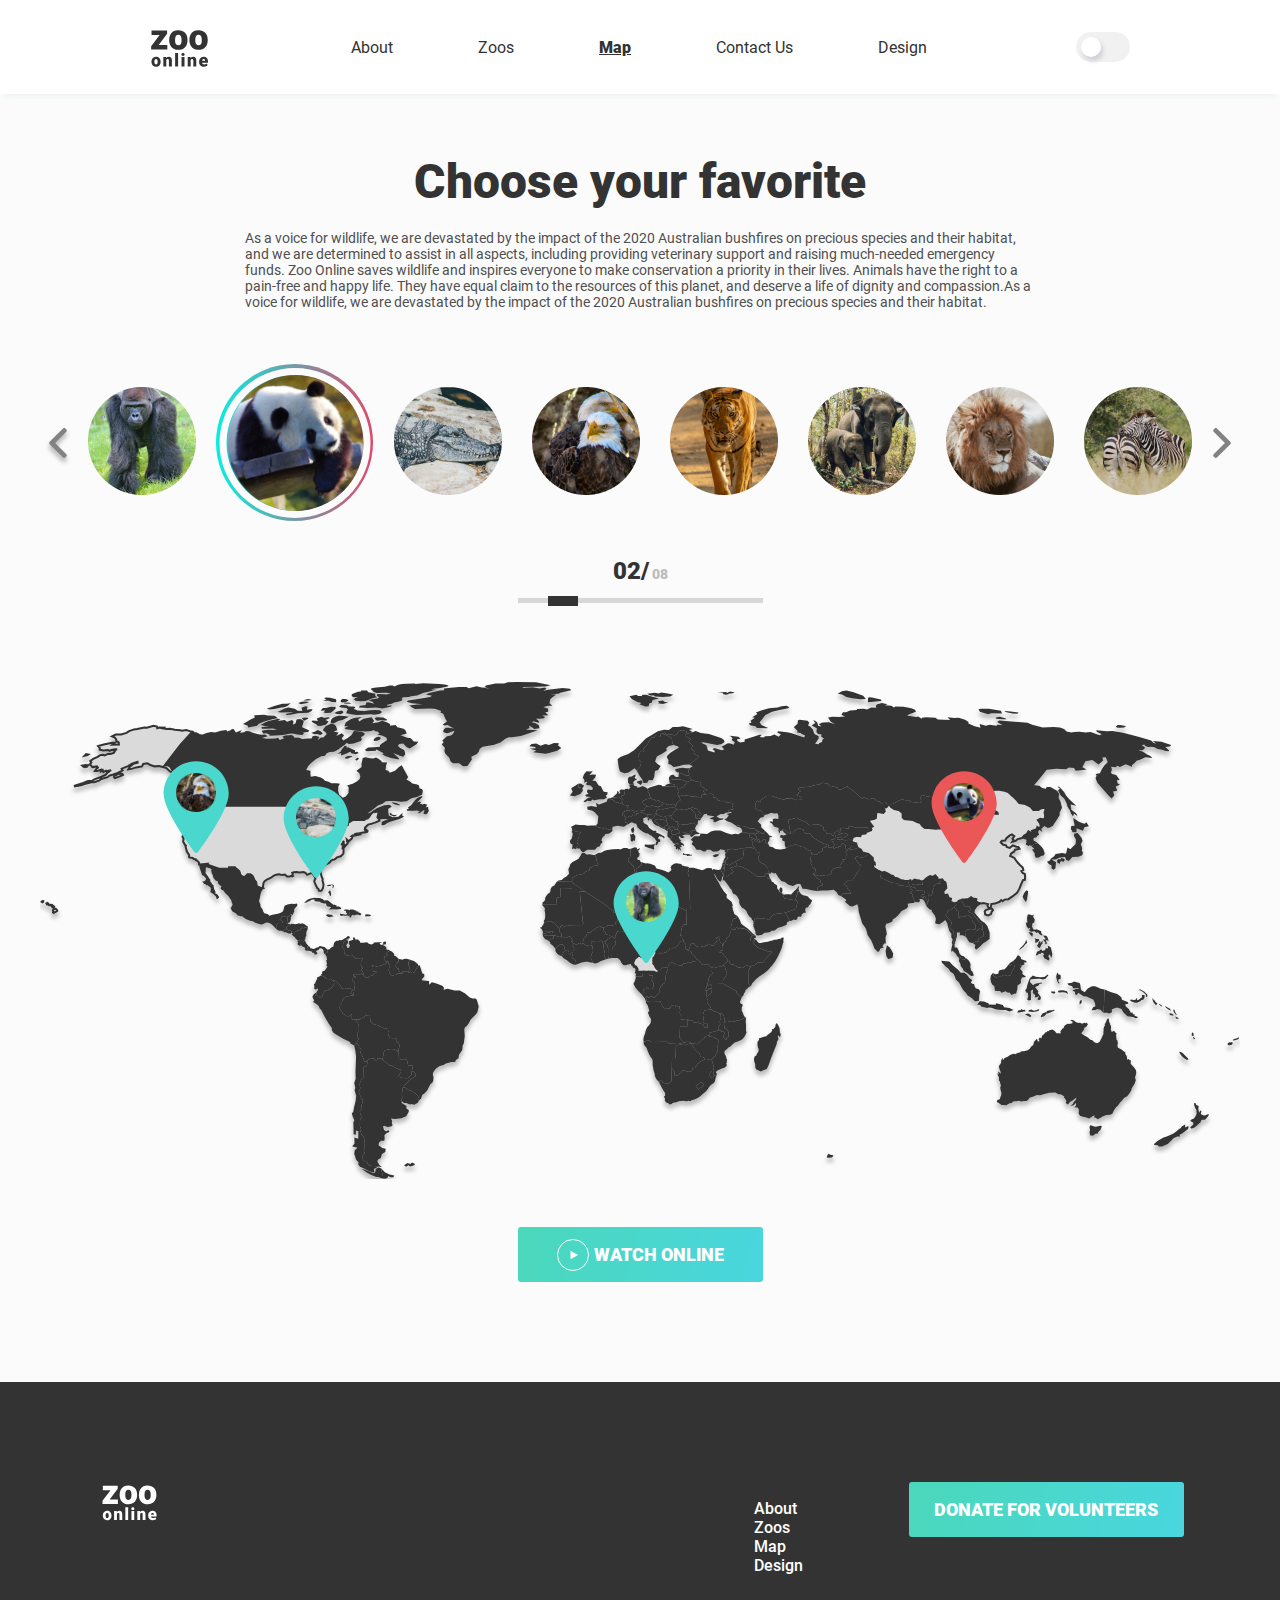
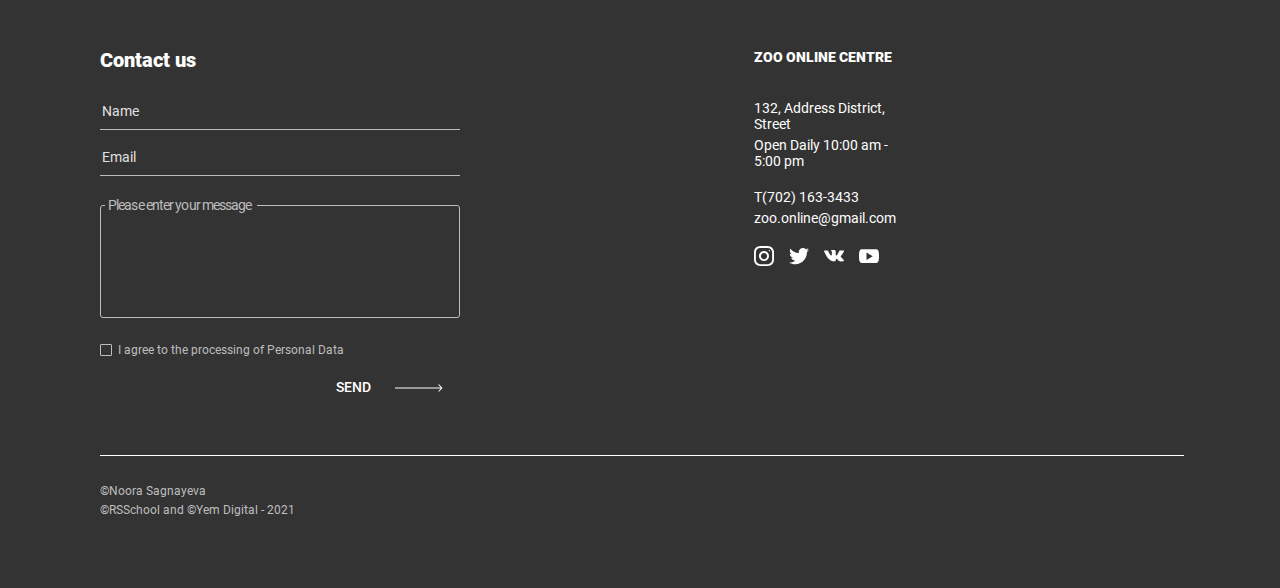
<file: online-zoo/pages/map/map.html>
<!DOCTYPE html>
<html lang="en">
<head>
    <meta charset="UTF-8">
    <meta http-equiv="X-UA-Compatible" content="IE=edge">
    <meta name="viewport" content="width=device-width, initial-scale=1.0">
    <title>Document</title>
    <link rel="stylesheet" href="../common/css/main.css">
    <link rel="stylesheet" href="./css/map.css">
</head>
<body class="light">
    <h1 class="visuallyhidden">Online Zoo</h1>
    <header class="header">

        <div class="wrapper">
            <div class="header__wrapper">

                <div class="header__logo logo">
                    <a href="../landing/index.html" class="logo__link">
                        <svg class="logo__bg" viewBox="0 0 59 42" fill="none" xmlns="http://www.w3.org/2000/svg">
                            <path class="logo__text-color" d="M8.64844 18.4297H17.3145V23H1.16016V19.6953L9.59766 8.55078H1.5293V3.98047H17.1211V7.17969L8.64844 18.4297ZM19.1602 13.3145C19.1602 11.416 19.5293 9.72852 20.2676 8.25195C21.0059 6.76367 22.0664 5.62109 23.4492 4.82422C24.832 4.02734 26.4551 3.62891 28.3184 3.62891C31.166 3.62891 33.4102 4.51367 35.0508 6.2832C36.6914 8.04102 37.5117 10.4375 37.5117 13.4727V13.6836C37.5117 16.6484 36.6855 19.0039 35.0332 20.75C33.3926 22.4844 31.166 23.3516 28.3535 23.3516C25.6465 23.3516 23.4727 22.543 21.832 20.9258C20.1914 19.2969 19.3066 17.0938 19.1777 14.3164L19.1602 13.3145ZM25.084 13.6836C25.084 15.4414 25.3594 16.7305 25.9102 17.5508C26.4609 18.3711 27.2754 18.7812 28.3535 18.7812C30.4629 18.7812 31.541 17.1582 31.5879 13.9121V13.3145C31.5879 9.9043 30.498 8.19922 28.3184 8.19922C26.3379 8.19922 25.2656 9.66992 25.1016 12.6113L25.084 13.6836ZM39.375 13.3145C39.375 11.416 39.7441 9.72852 40.4824 8.25195C41.2207 6.76367 42.2812 5.62109 43.6641 4.82422C45.0469 4.02734 46.6699 3.62891 48.5332 3.62891C51.3809 3.62891 53.625 4.51367 55.2656 6.2832C56.9062 8.04102 57.7266 10.4375 57.7266 13.4727V13.6836C57.7266 16.6484 56.9004 19.0039 55.248 20.75C53.6074 22.4844 51.3809 23.3516 48.5684 23.3516C45.8613 23.3516 43.6875 22.543 42.0469 20.9258C40.4062 19.2969 39.5215 17.0938 39.3926 14.3164L39.375 13.3145ZM45.2988 13.6836C45.2988 15.4414 45.5742 16.7305 46.125 17.5508C46.6758 18.3711 47.4902 18.7812 48.5684 18.7812C50.6777 18.7812 51.7559 17.1582 51.8027 13.9121V13.3145C51.8027 9.9043 50.7129 8.19922 48.5332 8.19922C46.5527 8.19922 45.4805 9.66992 45.3164 12.6113L45.2988 13.6836Z" fill="#333333"/>
                            <path class="logo__text-color" d="M1.45703 35.1572C1.45703 34.208 1.6416 33.3643 2.01074 32.626C2.37988 31.8818 2.91016 31.3105 3.60156 30.9121C4.29297 30.5137 5.10449 30.3145 6.03613 30.3145C7.45996 30.3145 8.58203 30.7568 9.40234 31.6416C10.2227 32.5205 10.6328 33.7188 10.6328 35.2363V35.3418C10.6328 36.8242 10.2197 38.002 9.39355 38.875C8.57324 39.7422 7.45996 40.1758 6.05371 40.1758C4.7002 40.1758 3.61328 39.7715 2.79297 38.9629C1.97266 38.1484 1.53027 37.0469 1.46582 35.6582L1.45703 35.1572ZM4.41895 35.3418C4.41895 36.2207 4.55664 36.8652 4.83203 37.2754C5.10742 37.6855 5.51465 37.8906 6.05371 37.8906C7.1084 37.8906 7.64746 37.0791 7.6709 35.4561V35.1572C7.6709 33.4521 7.12598 32.5996 6.03613 32.5996C5.0459 32.5996 4.50977 33.335 4.42773 34.8057L4.41895 35.3418ZM16.0982 30.4902L16.1949 31.6064C16.8511 30.7451 17.7564 30.3145 18.9107 30.3145C19.9009 30.3145 20.6392 30.6104 21.1255 31.2021C21.6177 31.7939 21.8726 32.6846 21.8902 33.874V40H18.9195V33.9971C18.9195 33.5166 18.8228 33.165 18.6295 32.9424C18.4361 32.7139 18.0845 32.5996 17.5748 32.5996C16.9947 32.5996 16.564 32.8281 16.2828 33.2852V40H13.3209V30.4902H16.0982ZM28.1027 40H25.132V26.5H28.1027V40ZM34.4997 40H31.529V30.4902H34.4997V40ZM31.3532 28.0381C31.3532 27.6162 31.5055 27.2705 31.8102 27.001C32.1149 26.7314 32.5104 26.5967 32.9968 26.5967C33.4831 26.5967 33.8786 26.7314 34.1833 27.001C34.488 27.2705 34.6403 27.6162 34.6403 28.0381C34.6403 28.46 34.488 28.8057 34.1833 29.0752C33.8786 29.3447 33.4831 29.4795 32.9968 29.4795C32.5104 29.4795 32.1149 29.3447 31.8102 29.0752C31.5055 28.8057 31.3532 28.46 31.3532 28.0381ZM40.4924 30.4902L40.5891 31.6064C41.2454 30.7451 42.1506 30.3145 43.3049 30.3145C44.2952 30.3145 45.0334 30.6104 45.5198 31.2021C46.012 31.7939 46.2668 32.6846 46.2844 33.874V40H43.3137V33.9971C43.3137 33.5166 43.217 33.165 43.0237 32.9424C42.8303 32.7139 42.4788 32.5996 41.969 32.5996C41.3889 32.5996 40.9582 32.8281 40.677 33.2852V40H37.7151V30.4902H40.4924ZM53.9734 40.1758C52.5145 40.1758 51.3338 39.7422 50.4314 38.875C49.5291 38.002 49.0779 36.8682 49.0779 35.4736V35.2275C49.0779 34.2549 49.2566 33.3965 49.6141 32.6523C49.9773 31.9082 50.5047 31.334 51.1961 30.9297C51.8875 30.5195 52.7078 30.3145 53.657 30.3145C54.993 30.3145 56.0477 30.7305 56.8211 31.5625C57.5945 32.3887 57.9813 33.543 57.9813 35.0254V36.1768H52.0926C52.198 36.71 52.4295 37.1289 52.7869 37.4336C53.1443 37.7383 53.6072 37.8906 54.1756 37.8906C55.1131 37.8906 55.8455 37.5625 56.3729 36.9062L57.7264 38.5059C57.3572 39.0156 56.8328 39.4229 56.1531 39.7275C55.4793 40.0264 54.7527 40.1758 53.9734 40.1758ZM53.6395 32.5996C52.7723 32.5996 52.2566 33.1738 52.0926 34.3223H55.0809V34.0938C55.0926 33.6191 54.9725 33.2529 54.7205 32.9951C54.4686 32.7314 54.1082 32.5996 53.6395 32.5996Z" fill="#333333"/>
                        </svg> 
                    </a>
                </div>

                <nav class="header__nav nav-header">
                    <ul class="nav-header__list">
                        <li class="nav-header__item">
                            <a href="../landing/index.html" class="nav-header__link">About</a>
                        </li>
                        <li class="nav-header__item">
                            <a href="../live-broadcast/panda.html" class="nav-header__link">Zoos</a>
                        </li>
                        <li class="nav-header__item">
                            <a href="../map/map.html" class="nav-header__link nav-header__link--active">Map</a>
                        </li>
                        <li class="nav-header__item">
                            <a href="#contact-us" class="nav-header__link">Contact Us</a>
                        </li>
                        <li class="nav-header__item">
                            <a href="https://www.figma.com/file/HKt5Nlx0jghQtJp6jW9q8F/zooApp" class="nav-header__link nav-header__link--design">Design</a>
                        </li>
                    </ul>
                </nav>
                <div class="header__container">
                    <div class="header__radio">
                        <div class="design-toggle__counter">
                            <input type="range" class="design-toggle__range" min="0" max="1" step="1" value="0">
                        </div>
                    </div>

                    <div class="header__burger burger">
                        <span class="burger__line burger__line--first"></span>
                        <span class="burger__line burger__line--second"></span>
                        <span class="burger__line burger__line--third"></span>
                    </div>
                </div>
                
            </div>
        </div>

    </header>

    <main class="main">
        <div class="main__container">
            <div class="main__title">Choose your favorite</div>
            <div class="main__subtitle">
                As a voice for wildlife, we are devastated by the impact of the 2020 Australian bushfires on precious species and their habitat, and we are determined to assist in all aspects, including providing veterinary support and raising much-needed emergency funds. Zoo Online saves wildlife and inspires everyone to make conservation a priority in their lives. Animals have the right to a pain-free and happy life. They have equal claim to the resources of this planet, and deserve a life of dignity and compassion.As a voice for wildlife, we are devastated by the impact of the 2020 Australian bushfires on precious species and their habitat.
            </div>
            <div class="main__slider map-slider">
                <div class="map-slider__container">
                    <div class="map-slider__left-arrow">
                        <svg class="map-slider__arr-pic" viewBox="0 0 30 38" fill="none" xmlns="http://www.w3.org/2000/svg">
                            <g filter="url(#filter0_d)">
                                <path class="map-slider__arr-color" d="M6.6663 16.1706L20.0167 29.5207C20.3255 29.8298 20.7376 30 21.1772 30C21.6167 30 22.0289 29.8298 22.3376 29.5207L23.3208 28.5378C23.9605 27.8973 23.9605 26.8564 23.3208 26.2169L12.1102 15.0062L23.3332 3.78314C23.642 3.47412 23.8125 3.06217 23.8125 2.6229C23.8125 2.18315 23.642 1.7712 23.3332 1.46194L22.3501 0.479263C22.0411 0.17024 21.6291 0 21.1896 0C20.7501 0 20.3379 0.17024 20.0291 0.479263L6.6663 13.8416C6.35679 14.1516 6.18679 14.5655 6.18777 15.0055C6.18679 15.4472 6.35679 15.8608 6.6663 16.1706Z" fill="#828282"/>
                            </g>
                        </svg>
                    </div>
    
                    <div class="map-slider__wrapper">
                        <div class="map-slider__inner">
                            <div data-name="gorilla" class="map-slider__slide">
                                <img class="map-slider__img" src="../../assets/images/map-page/slider/slide/gorilla.png" alt="gorilla">
                            </div>
                            <div class="map-slider__slide map-slider__slide--active">
                                <img class="map-slider__img" src="../../assets/images/map-page/slider/slide/panda.png" alt="panda">
                            </div>
                            <div class="map-slider__slide">
                                <img class="map-slider__img" src="../../assets/images/map-page/slider/slide/alligator.png" alt="alligator">
                            </div>
                            <div class="map-slider__slide">
                                <img class="map-slider__img" src="../../assets/images/map-page/slider/slide/eagle.png" alt="eagle">
                            </div>
                            <div class="map-slider__slide">
                                <img class="map-slider__img" src="../../assets/images/map-page/slider/slide/tiger.png" alt="tiger">
                            </div>
                            <div class="map-slider__slide">
                                <img class="map-slider__img" src="../../assets/images/map-page/slider/slide/elephant.png" alt="elephant">
                            </div>
                            <div class="map-slider__slide">
                                <img class="map-slider__img" src="../../assets/images/map-page/slider/slide/lion.png" alt="lion">
                            </div>
                            <div class="map-slider__slide">
                                <img class="map-slider__img" src="../../assets/images/map-page/slider/slide/zebra.png" alt="zebra">
                            </div>
                        </div>               
                    </div>
    
                    <div class="map-slider__right-arrow">
                        <svg class="map-slider__arr-pic" viewBox="0 0 30 30" fill="none" xmlns="http://www.w3.org/2000/svg">
                            <path class="map-slider__arr-color" d="M23.3337 13.8294L9.98332 0.479264C9.67454 0.170243 9.26235 0 8.82284 0C8.38334 0 7.97114 0.170243 7.66237 0.479264L6.6792 1.46218C6.03945 2.10267 6.03945 3.14363 6.6792 3.78314L17.8898 14.9938L6.66676 26.2169C6.35799 26.5259 6.1875 26.9378 6.1875 27.3771C6.1875 27.8168 6.35799 28.2288 6.66676 28.5381L7.64993 29.5207C7.95895 29.8298 8.3709 30 8.81041 30C9.24991 30 9.66211 29.8298 9.97088 29.5207L23.3337 16.1584C23.6432 15.8484 23.8132 15.4345 23.8122 14.9945C23.8132 14.5528 23.6432 14.1392 23.3337 13.8294Z" fill="#828282"/>
                        </svg>
                    </div>
                </div>
               

                <div class="map-slider__counter counter">
                    <div class="map-slider__count count">
                        <span id="map-slider__current" class="map-slider__current counter__current">01/</span>
                        <span id="map-slider__total" class="map-slider__total counter__total">08</span>
                    </div>
                    
                    <input type="range" class="map-slider__range counter__range" min="1" max="8" value="2" step="1">
                </div>
            </div>

            <div class="main__map">
                <figure class="main-map__container">
                    <div class="main-map__map">
                        <svg id="main-map" class="main-map__picture" viewBox="0 0 1200 498" preserveAspectRatio="none" fill="none" xmlns="http://www.w3.org/2000/svg">
                            <g filter="url(#filter0_d)">
                            <path class="main-map__earth-color" d="M742.625 212.977L743.227 212.795L743.438 213.779L746.131 213.219L749.036 213.31L751.157 213.415L753.339 210.995L755.747 208.711L757.748 206.518L758.515 207.743L759.252 210.556L757.477 210.572L757.387 212.886L758.049 213.385L756.529 214.081L756.634 215.533L755.747 217.016L755.762 218.438L755.115 219.194L744.446 217.409L742.821 213.794L742.625 212.977Z" fill="#333333"/>
                            <path class="main-map__earth-color" d="M771.425 172.316L775.111 173.677L777.609 173.193L778.076 171.574L780.694 171.045L782.454 169.956L782.665 167.112L785.434 166.416L785.75 165.146L787.51 166.099L788.563 166.204L790.459 166.235L793.152 166.991L794.266 167.43L796.538 166.28L797.802 166.961L798.614 165.327L800.661 165.403L801.082 164.888L801.187 163.451L802.421 162.211L804.407 163.013L804.242 164.102L805.295 164.268L805.521 167.278L807.071 168.443L808.124 167.687L809.583 167.339L811.404 165.736L813.796 166.008H817.302L818.1 167.036L816.204 167.43L814.594 168.095L810.757 168.504L807.221 169.26L805.506 170.803L806.574 172.316L807.266 174.101L805.807 175.598L806.183 176.96L805.446 178.245L802.165 178.14L803.881 180.499L801.834 181.392L800.706 183.54L801.202 185.688L799.999 186.686L798.675 186.353L796.102 186.822L795.876 187.821H793.303L791.648 189.833L791.919 192.873L787.615 194.34L785.163 194.038L784.561 194.809L782.424 194.356L779.024 194.9L773.005 193.07L775.758 189.848L775.187 187.549L772.493 186.943L771.937 184.69L770.432 181.846L771.636 179.879L770.071 179.365L770.658 176.763L771.425 172.316Z" fill="#333333"/>
                            <path class="main-map__earth-color" d="M631.401 150.185L631.055 151.395L631.612 152.923L633.071 153.8L633.056 154.738L631.988 155.253L631.853 156.417L630.378 158.142L629.791 157.885L629.686 157.098L627.745 155.903L627.354 154.209L627.504 151.773L627.91 150.669L627.308 150.094L627.022 148.96L628.377 147.205L628.617 147.886L629.505 147.568L630.273 148.521L631.1 148.884L631.401 150.185Z" fill="#333333"/>
                            <path class="main-map__earth-color" d="M708.966 152.909L713.571 152.35L714.398 153.287L715.752 153.908L715.196 154.8L717.137 156.025L716.339 157.16L717.889 158.128L719.484 158.718L719.86 161.184L718.656 161.29L717.016 159.232L716.956 158.688H715.466L714.353 157.735L713.661 157.826L712.201 156.782L709.583 155.904L709.689 154.165L708.966 152.909Z" fill="#333333"/>
                            <path class="main-map__earth-color" d="M620.357 320.168L621.214 322.83L622.222 324.963L623.035 326.112L624.389 327.973L626.736 327.686L627.91 327.186L629.881 327.686L630.408 326.793L631.326 324.721L633.538 324.585L633.733 323.964L635.554 323.949L635.223 325.235L639.541 325.205L639.586 327.444L640.293 328.82L639.737 330.968L639.978 333.146L641.136 334.478L640.895 338.698L641.768 338.38L643.318 338.471L645.53 337.942L647.14 338.138L647.501 339.243L647.064 340.982L647.651 342.646L647.11 343.977L647.38 345.203L640.008 345.157L639.616 356.487L641.934 359.407L644.176 361.63L637.66 363.083L629.129 362.583L626.722 360.874L612.412 361.025L611.87 361.267L609.794 359.664L607.507 359.558L605.385 360.163L603.67 360.844L603.369 358.605L603.896 355.474L605.16 352.206L605.355 350.678L606.544 347.472L607.402 346.019L609.463 343.69L610.607 342.102L611.013 339.47L610.847 337.442L609.794 336.172L608.861 334.009L608.003 331.876L608.199 331.135L609.298 329.728L608.244 326.294L607.537 323.904L605.762 321.65L606.108 320.969L607.582 320.485L608.605 320.561L609.854 320.122L620.357 320.168ZM606.514 319.487L605.611 319.865L604.678 317.188L606.123 315.645L607.191 315.055L608.53 316.265L607.221 317.021L606.634 317.929L606.514 319.487Z" fill="#333333"/>
                            <path class="main-map__earth-color" d="M353.354 496.167L350.375 496.349L348.388 495.078L346.432 494.987H343.002L340.745 486.985L342.445 488.649L344.792 491.326L349.562 493.474L354.287 494.382L353.354 496.167ZM334.305 377.845L336.607 380.416L337.705 377.557L341.723 377.709L342.355 378.465L349.321 384.289L352.24 384.818L356.754 387.45L360.471 388.857L361.133 390.43L358.229 395.846L361.84 396.814L365.797 397.358L368.491 396.783L371.38 394.046L371.666 390.899L373.336 390.218L375.262 392.276L375.457 395.135L372.719 397.101L370.522 398.538L366.956 402.002L362.863 406.873L362.322 409.732L361.84 413.393L362.322 416.948L361.675 417.749L361.705 420.049L361.72 421.909L366.49 424.98L366.354 427.431L368.701 428.989L368.777 430.728L366.174 435.312L361.434 437.233L354.753 437.974L350.961 437.611L352.03 439.744L351.789 442.421L352.737 444.221L350.931 445.477L347.561 445.976L344.085 444.675L342.957 445.613L344.1 449.153L346.568 450.242L348.193 449.107L349.532 450.968L346.658 452.072L344.416 454.296L344.657 457.896L344.266 459.802L341.121 459.817L338.909 461.648L338.563 464.325L342.4 466.942L345.71 467.668L345.319 470.875L341.903 472.902L340.805 477.092L338.187 478.499L337.284 480.178L339.315 483.899L342.024 485.972L340.609 485.79L337.465 485.23L329.52 484.746L327.594 482.659L326.917 479.981L324.81 480.208L323.306 478.907L321.997 475.126L324.088 473.552L324.555 471.283L323.712 469.468L324.705 466.412L324.795 461.678L323.953 459.575L325.247 458.91L324.585 457.548L322.884 456.837L323.652 455.34L321.846 453.978L320.176 449.864L321.365 449.138L319.905 444.781L319.965 441.12L320.251 437.929L322.042 436.628L320.372 433.149L319.77 429.866L321.952 427.536L321.38 424.556L322.764 421.062L322.268 417.78L321.274 417.129L318.762 410.973L320.372 407.297L319.574 403.848L320.402 400.611L322.252 397.252L324.449 395.044L323.231 393.637L323.832 392.503L323.065 386.558L326.691 384.788L327.519 381.097L327.007 380.204L329.625 376.982L334.305 377.845Z" fill="#333333"/>
                            <path class="main-map__earth-color" d="M618.055 127.799L617.889 129.266H616.038L616.73 130.037L615.752 132.337L615.166 132.942L612.277 133.033L610.651 133.849L607.898 133.562L603.143 132.639L602.346 131.399L599.111 132.019L598.75 132.7L596.733 132.201L595.048 132.095L593.528 131.444L594.01 130.567L593.859 129.932L594.837 129.735L596.553 130.733L596.974 129.795L599.893 129.947L602.225 129.296L603.805 129.417L604.858 130.143L605.144 129.538L604.573 127.209L605.731 126.755L606.815 125.106L609.297 126.256L611.073 124.804L612.201 124.531L614.819 125.62L616.339 125.439L617.889 126.104L617.663 126.558L618.055 127.799Z" fill="#333333"/>
                            <path class="main-map__earth-color" d="M1052.27 444.631L1055.02 445.872L1057.05 445.388L1059.97 444.692L1061.9 444.934L1060.32 449.169L1058.63 450.41L1057.02 453.284L1056.29 452.301L1052.86 454.797L1052.26 454.6L1050.24 454.494L1049.53 451.439L1050.07 449.079L1049.44 445.963L1050.19 444.329L1052.27 444.631ZM1070.76 348.243L1071.68 351.041L1074.12 349.695L1075.1 351.208L1076.62 352.584L1076.03 354.173L1076.34 357.228L1076.62 358.998L1077.44 359.437L1077.92 362.477L1077.28 364.323L1078 366.743L1081.49 368.604L1083.66 370.298L1085.73 371.856L1085.1 372.718L1086.68 374.942L1087.25 378.799L1088.82 378.013L1089.9 379.571L1090.88 379.011L1090.65 382.793L1092.64 384.986L1093.95 386.347L1095.98 389.222L1096.24 392.096L1095.8 394.123L1094.97 396.331L1095.8 399.357L1094.7 402.518L1093.62 404.167L1091.74 407.359L1091.18 409.401L1089.69 411.957L1087.13 415.21L1084 416.964L1081.82 419.717L1080.08 421.487L1077.98 424.573L1076.03 426.343L1074.19 429.02L1072.84 431.486L1072.6 432.606L1070.18 433.846L1066.32 433.982L1062.62 435.449L1060.53 436.826L1057.9 438.354L1055.7 436.781L1053.85 436.145L1055.08 434.285L1052.98 434.965L1049.04 437.552L1046.46 436.584L1044.75 436.024L1042.9 435.767L1039.99 434.738L1038.58 432.53L1038.89 429.822L1038.71 428.022L1037.52 426.57L1034.38 426.131L1036.06 424.407L1036.09 421.76L1033.63 424.225L1030.38 424.876L1032.8 422.909L1033.96 420.852L1035.82 419.097L1036.35 416.45L1032.63 419.506L1030.12 420.716L1027.92 423.56L1025.7 422.092L1026.39 420.201L1025.02 417.6L1023.61 416.268L1024.48 415.452L1020.67 413.288L1018.28 413.183L1015.45 411.443L1009.18 411.776L1004.36 413.062L1000.12 414.257L996.898 414.015L992.761 415.845L989.556 416.662L988.382 418.538L986.712 419.99L983.778 420.08L981.536 420.398L978.677 419.748L976.104 420.126L973.697 420.292L971.139 422.198L970.191 422.032L968.19 423.045L966.233 424.18L963.766 424.044H961.479L958.454 421.76L956.784 421.079L957.401 419.037L959.222 418.553L960.019 417.736L960.215 416.465L961.253 413.984L961.388 411.867L960.41 408.251L960.305 406.224L960.907 404.182L960.034 401.868L960.17 400.824L958.921 399.402L959.056 396.604L957.627 393.775L957.431 392.262L958.665 393.805L958.123 390.492L959.658 391.521L960.425 392.913L960.711 391.082L959.508 388.269L959.372 387.149L958.755 386.09L959.493 384.018L960.365 383.141L961.133 381.356L961.103 379.283L962.968 376.712L962.788 379.434L964.669 376.969L967.708 375.789L969.664 374.261L972.538 372.96L974.178 372.688L975.081 373.127L978.06 371.795L980.257 371.402L980.904 370.616L981.882 370.298L983.808 370.374L987.675 369.33L989.812 367.757L991 365.851L993.317 364.035L993.663 362.613L994.025 360.677L996.883 357.652L997.967 360.723L999.562 360.027L998.524 358.333L999.863 356.608L1001.32 357.38L1002.09 354.672L1004.23 352.917L1005.23 351.51L1007.09 350.905L1007.25 349.907L1008.77 350.33L1008.92 349.438L1010.55 348.924L1012.31 348.44L1014.74 350.073L1016.46 352.191L1018.67 352.206L1020.88 352.539L1020.36 350.587L1022.37 347.729L1024.07 346.806L1023.62 345.913L1025.37 343.886L1027.64 342.631L1029.41 343.054L1032.47 342.374L1032.57 340.558L1030.08 339.378L1032.02 338.864L1034.29 339.757L1036.03 341.209L1038.94 342.116L1039.98 341.769L1042.07 342.858L1044.25 341.844L1045.54 342.147L1046.45 341.466L1047.89 343.221L1046.75 345.127L1045.24 346.564L1044.01 346.685L1044.27 348.107L1043 349.892L1041.54 351.646L1041.66 352.645L1044.22 354.611L1046.79 355.761L1048.45 356.986L1050.71 359.089H1051.7L1053.41 359.996L1053.77 361.101L1056.96 362.311L1059.48 361.086L1060.47 359.18L1061.4 357.606L1062.13 355.64L1063.59 352.811L1063.31 351.087L1063.71 350.058L1063.54 348.016L1064.32 345.338L1065.09 344.612L1064.67 343.417L1065.72 341.542L1066.59 339.575L1066.79 338.562L1068.23 337.23L1069.06 338.97L1069.08 341.209L1069.92 341.632V343.13L1071 344.945L1071.03 346.957L1070.76 348.243Z" fill="#333333"/>
                            <path class="main-map__earth-color" d="M714.353 157.735L715.466 158.688H716.971L717.016 159.232L718.656 161.29L716.264 160.821L714.353 159.172L713.661 157.826L714.353 157.735ZM721.665 152.456L723.185 152.698L723.637 151.79L725.442 150.353L727.473 152.229L729.55 154.755L731.145 154.921L732.319 155.889L729.58 156.177L729.369 158.945L728.948 160.201L727.82 161.032L728.136 162.802L727.308 162.984L724.961 161.108L725.894 159.338L724.765 158.295L723.531 158.552L719.86 161.184L719.484 158.718L717.889 158.128L716.339 157.16L717.151 156.025L715.195 154.8L715.752 153.908L714.398 153.288L713.57 152.35L714.323 151.775L716.971 152.788L718.807 153L719.213 152.592L717.302 150.655L718.099 150.156L719.062 150.277L721.665 152.456Z" fill="#333333"/>
                            <path class="main-map__earth-color" d="M625.458 139.462L626.661 139.446L625.924 141.02L627.624 142.396L627.233 144.075L626.451 144.227L625.849 144.559L624.811 145.376L624.434 147.343L621.395 145.996L620.056 144.499L618.732 143.712L617.137 142.381L616.354 141.277L614.639 139.598L615.256 138.115L616.49 138.947L617.182 138.206L618.717 138.115L621.621 138.72L623.908 138.66L625.458 139.462Z" fill="#333333"/>
                            <path class="main-map__earth-color" d="M887.389 220.829L887.645 223.37L886.351 222.841L886.938 225.7L885.704 223.839L885.283 222.039L884.395 220.314L882.649 218.242L879.399 218.106L879.911 219.573L879.068 221.555L877.488 220.829L877.052 221.479L876.014 221.086L874.615 220.768L873.697 217.834L872.132 215.156L872.433 213.008L870.146 212.055L870.748 210.754L872.734 209.438L869.95 207.547L870.823 205.127L873.817 206.67L875.502 206.851L876.179 209.317L879.565 209.816L882.8 209.756L884.906 210.361L883.733 213.386L882.198 213.583L881.401 215.61L883.567 217.455L883.823 215.186L884.786 215.171L887.389 220.829Z" fill="#333333"/>
                            <path class="main-map__earth-color" d="M573.005 116.286L575.382 116.573L578.377 115.832L580.468 117.39L582.274 118.222L581.958 120.642L581.115 120.778L580.799 122.775L577.91 121.142L576.24 121.429L573.938 119.735L572.403 118.313L570.898 118.252L570.417 116.997L573.005 116.286Z" fill="#333333"/>
                            <path class="main-map__earth-color" d="M552.21 264.954L549.788 264.031L548.118 264.168L546.869 265.06L545.274 264.319L544.657 263.139L543.062 262.368L542.836 260.295L543.814 258.782L543.739 257.587L546.553 254.638L547.08 252.187L548.058 251.325L549.773 251.809L551.263 251.083L551.744 250.16L554.498 248.572L555.175 247.452L558.485 245.985L560.426 245.471L561.314 246.151L563.586 246.136L563.3 247.861L563.781 249.494L565.767 251.809L565.888 253.533L569.965 254.335L569.89 256.786L569.123 257.845L567.392 258.177L566.67 259.735L565.451 260.129L562.337 260.053L560.697 259.781L559.553 260.356L557.988 260.083L551.819 260.265L551.729 262.277L552.21 264.954Z" fill="#333333"/>
                            <path class="main-map__earth-color" d="M637.765 141.686L638.834 143.153L640.098 142.896L642.701 143.455L647.621 143.637L649.201 142.729L653.068 141.897L655.596 143.198L657.597 143.576L655.987 145.044L654.979 147.6L656.228 149.642L653.309 149.158L649.968 150.278L650.074 152.063L647.034 152.395L644.582 151.155L641.948 152.138L639.466 152.032L639.059 149.673L637.314 148.523L637.826 148.024L637.434 147.6L637.916 146.466L639.12 145.346L637.389 143.803L636.998 142.502L637.765 141.686Z" fill="#333333"/>
                            <path class="main-map__earth-color" d="M666.715 315.266L666.52 310.985L665.632 309.366L667.799 309.638L668.897 307.611L670.793 307.853L670.988 309.245L671.756 310.062L671.786 311.212L670.898 311.953L669.499 313.813L668.19 315.099L666.715 315.266Z" fill="#333333"/>
                            <path class="main-map__earth-color" d="M571.831 276.995L568.897 277.403L568.009 274.953L568.175 266.784L567.453 266.043L567.317 264.304L566.083 263.063L565 262.004L565.451 260.129L566.67 259.735L567.392 258.177L569.123 257.844L569.89 256.785L571.079 255.742L572.358 255.727L575.066 257.769L574.931 258.964L575.728 261.066L575.036 262.503L575.412 263.456L573.697 265.665L572.599 266.754L571.937 268.993L572.027 271.262L571.831 276.995Z" fill="#333333"/>
                            <path class="main-map__earth-color" d="M968.867 283.152L970.236 281.821L973.185 279.885L973.095 281.624L972.96 283.909L971.259 283.788L970.552 284.998L968.867 283.152Z" fill="#333333"/>
                            <path class="main-map__earth-color" d="M341.723 377.709L337.706 377.558L336.607 380.417L334.305 377.845L329.626 376.983L327.007 380.205L324.525 380.689L322.689 375.773L320.432 371.779L321.245 368.33L319.274 366.818L318.596 364.261L316.685 361.826L318.626 357.983L316.896 354.988L317.633 353.793L316.911 352.477L318.19 350.692L318.07 347.667L318.1 345.171L318.807 343.961L315.452 338.228L318.1 338.53L319.921 338.455L320.673 337.381L323.712 335.928L325.518 334.597L330.152 333.992L329.881 336.67L330.378 338.031L330.197 340.421L334.2 343.613L338.202 344.188L339.662 345.519L342.099 346.23L343.619 347.258L345.846 347.228L347.952 348.287L348.223 350.344L348.96 351.388L349.096 352.916L348.073 352.976L349.668 357.121L356.454 357.272L356.062 359.33L356.529 360.737L358.515 361.735L359.493 363.943L359.057 366.757L358.199 368.315L358.681 370.342L357.627 371.083L357.492 369.979L354.076 368.164L350.811 368.118L344.747 369.147L343.303 372.278L343.378 374.199L342.355 378.465L341.723 377.709Z" fill="#333333"/>
                            <path class="main-map__earth-color" d="M362.863 406.873L366.956 402.017L370.522 398.553L372.719 397.101L375.457 395.135L375.277 392.276L373.336 390.218L371.666 390.914L372.177 388.842L372.463 386.739L372.298 384.788L370.989 384.137L369.725 384.712L368.401 384.546L367.874 383.184L367.287 379.917L366.55 378.843L364.097 377.89L362.728 378.586L358.966 377.905L358.816 373.065L357.627 371.083L358.68 370.342L358.199 368.315L359.057 366.757L359.493 363.943L358.515 361.734L356.529 360.736L356.062 359.329L356.454 357.272L349.668 357.121L348.073 352.976L349.096 352.915L348.96 351.388L348.223 350.344L347.952 348.287L345.846 347.228L343.619 347.258L342.099 346.229L339.662 345.518L338.202 344.187L334.2 343.612L330.197 340.421L330.378 338.031L329.881 336.669L330.152 333.992L325.518 334.597L323.712 335.928L320.673 337.38L319.92 338.454L318.1 338.53L315.451 338.227L313.465 338.847L311.84 338.439V333.024L309.012 335.126L305.867 335.035L304.452 333.129L302.075 332.933L302.767 331.405L300.706 329.242L299.111 326.035L300.029 325.385L299.969 323.872L302.09 322.843L301.684 320.922L302.557 319.682L302.782 318.033L306.8 315.597L309.704 314.917L310.17 314.387L313.375 314.554L314.865 304.797L314.94 303.254L314.368 301.212L312.788 299.911L312.803 297.339L314.82 296.749L315.527 297.112L315.662 295.751L313.571 295.388L313.541 293.164L320.477 293.24L321.666 292.015L322.644 293.134L323.336 295.237L324.013 294.798L325.954 296.674L328.723 296.447L329.43 295.358L332.078 294.526L333.553 293.951L333.974 292.438L336.517 291.425L336.336 290.683L333.327 290.381L332.86 288.127L333.026 285.752L331.446 284.829L332.123 284.496L334.756 284.95L337.57 285.843L338.608 284.996L341.181 284.451L345.184 283.12L346.508 281.759L346.056 280.76L347.922 280.594L348.72 281.426L348.238 282.984L349.457 283.528L350.239 285.177L349.231 286.433L348.629 289.458L349.532 291.258L349.773 292.907L351.955 294.571L353.7 294.753L354.106 294.057L355.235 293.89L356.845 293.27L358.003 292.332L359.974 292.635L360.847 292.499L362.773 292.786L363.104 292.06L362.517 291.364L362.878 290.32L364.308 290.638L365.993 290.275L368.024 291.031L369.574 291.773L370.688 290.804L371.485 290.956L371.967 291.954L373.667 291.697L375.051 290.351L376.165 287.734L378.316 284.466L379.52 284.3L380.378 286.266L382.319 292.499L384.23 293.073L384.32 295.539L381.627 298.459L382.74 299.533L389.029 300.092L389.165 303.662L391.873 301.333L396.357 302.603L402.286 304.782L404.031 306.869L403.459 308.836L407.597 307.731L414.534 309.622L419.86 309.486L425.141 312.421L429.731 316.414L432.484 317.443L435.524 317.579L436.833 318.698L438.097 323.236L438.728 325.385L437.404 331.269L435.644 333.598L430.754 338.545L428.602 342.569L426.074 345.655L425.187 345.73L424.284 348.347L424.765 355.018L424.013 360.509L423.727 362.854L422.674 364.261L422.283 369.026L418.957 373.67L418.551 377.361L415.813 378.903L415.12 381.036L411.314 381.021L405.882 382.398L403.519 383.986L399.683 385.03L395.77 387.859L393.092 391.398L392.806 394.061L393.543 396.027L393.212 399.627L392.581 401.367L390.339 403.333L387.119 409.611L384.38 412.44L382.213 414.119L381.025 417.507L378.993 419.549L377.805 417.522L379.129 415.828L376.857 413.408L373.923 411.441L370.116 409.142L368.852 409.248L365.075 406.495L362.863 406.873Z" fill="#333333"/>
                            <path class="main-map__earth-color" d="M290.911 214.703L290.038 214.884L289.391 212.827L288.217 211.798L289.255 209.529L290.279 209.681L291.151 212.63L290.911 214.703ZM291.181 204.659L287.299 205.233L287.239 203.902L288.924 203.63L291.197 203.736L291.181 204.659ZM294.04 204.613L293.107 207.154L292.521 206.701L292.822 204.84L291.452 203.433L291.497 203.01L294.04 204.613Z" fill="#333333"/>
                            <path class="main-map__earth-color" d="M880.98 200.407L882.574 201.541L882.695 203.735L879.866 203.841L876.887 203.599L874.78 204.158L871.41 202.812L871.229 202.086L873.11 199.439L874.826 198.531L877.444 199.363L879.294 199.454L880.98 200.407Z" fill="#333333"/>
                            <path class="main-map__earth-color" d="M652.662 365.23L653.354 365.88L654.392 367.938L658.244 371.856L659.749 372.234L659.703 373.489L660.651 375.743L663.345 376.288L665.526 377.906L660.456 380.523L657.206 383.186L655.942 385.561L654.828 386.907L652.917 387.194L652.24 388.888L651.834 390.008L649.562 390.84L646.733 390.658L645.108 389.66L643.649 389.236L641.918 390.053L641 391.763L639.315 392.837L637.51 394.425L634.997 394.788L634.259 393.548L634.666 391.369L632.71 387.981L631.777 387.451L632.078 377.044L635.554 376.923L635.99 364.232L638.608 364.111L644.085 362.855L645.394 364.337L647.681 362.931H648.749L650.766 362.129L651.398 362.386L652.662 365.23Z" fill="#333333"/>
                            <path class="main-map__earth-color" d="M637.585 107.119L640.684 107.134L644.025 105.788L644.551 103.776L647.034 102.627L646.553 101.038L648.418 100.433L651.653 99.0566L655.114 99.9491L655.686 100.842L657.296 100.403L660.516 101.265L661.057 102.944L660.501 103.897L662.803 106.242L664.202 106.892L664.097 107.543L666.339 108.163L667.392 109.116L666.249 109.903L663.63 109.782L663.059 110.114L663.962 111.294L665.045 113.594L662.291 113.805L661.389 114.577V116.377L660.064 116.029L657.16 116.211L656.213 115.379L655.069 115.999L653.79 115.484L651.232 115.409L647.531 114.547L644.22 114.274L641.723 114.35L640.037 115.318L638.503 115.454L638.292 113.866L637.148 112.217L639.014 111.476L638.894 110.054L637.871 108.692L637.585 107.119Z" fill="#333333"/>
                            <path class="main-map__earth-color" d="M247.802 235.895L247.832 235.366L248.268 235.2L248.87 235.623L250.345 233.475L251.022 233.43L250.992 233.959L251.654 233.974L251.488 234.942L250.766 236.47L251.022 237.03L250.54 238.3L250.721 238.648L250.149 240.449L249.367 241.386L248.72 241.492L247.907 242.733H246.854L247.501 238.709L247.802 235.895Z" fill="#333333"/>
                            <path class="main-map__earth-color" d="M300.796 19.3981L302.045 17.9157L305.325 18.0518L306.634 18.2939L308.605 19.5343L306.679 20.82L302.045 21.5613L300.646 20.7293L300.796 19.3981ZM310.26 22.7412L310.953 22.3327L309.658 21.6672L304.317 21.6218L304.121 22.6201L308.951 22.8471L310.26 22.7412ZM334.726 37.7017L336.652 39.5925L337.344 39.8043L340.73 39.3202L343.724 39.3959L346.673 39.5018L347.004 38.5185L343.333 36.552L337.164 36.1738L335.659 36.4159L334.726 37.7017ZM286.607 18.6115L282.936 19.6704L288.714 19.8065L291.949 20.9562L295.921 21.3646L296.327 19.8671L295.996 18.1728L290.233 16.8719L285.599 16.3879L284.32 17.7493L286.607 18.6115ZM313.435 16.1307L318.25 16.1005L315.256 17.0534L313.977 18.3392L315.482 19.8065L320.582 20.2604L325.518 20.0032L332.77 17.3106L337.314 16.2517L335.208 15.1021L335.373 12.7423L331.807 12.0767L328.256 11.3052L326.992 9.39924L320.868 9.58076L321.094 10.3976L318.205 10.6548L315.241 11.7439L311.765 13.3322L311.75 14.9357L313.435 16.1307ZM237.555 30.9399L240.79 31.5904L253.67 31.1668L246.433 32.74L245.695 33.9048L250.014 33.8292L258.425 32.2711L268.295 31.7265L271.5 30.0323L272.614 28.2776L269.89 28.1263L266.896 28.7163L267.031 27.4456L267.754 25.7514L265.376 25.3279L261.585 26.6288L262.232 30.0475L257.672 29.7752L254.874 27.6574L248.419 26.4624L244.823 27.4608L237.555 30.9399ZM271.876 18.8838L269.243 18.1577L268.009 17.9913L264.097 19.0653L263.495 19.5645L267.889 19.5796L271.876 18.8838ZM267.031 22.1058L269.048 21.0469L265.888 20.4873L261.6 20.8503L258.199 21.9848L260.953 23.1345L267.031 22.1058ZM285.96 32.1047L290.82 31.7417L294.296 29.0793L295.785 27.249L295.154 25.6001L294.522 26.0691L290.895 25.8573L285.704 27.0826L282.876 26.9616L280.573 29.7298L285.313 29.4575L283.462 31.5299L285.96 32.1047ZM269.424 49.5158L265.391 47.8216L261.855 46.0517L262.863 43.5406L263.811 40.0615L261.81 38.6093L259.493 38.0496L256.574 38.5639L255.596 42.2246L252.978 43.707L253.489 40.1976L251.879 39.0177L247.155 40.8481L244.747 39.048L237.525 40.122L240.399 38.458L238.142 37.7622L228.632 39.9404L225.382 41.3624L220.643 44.0398L224.826 44.9777L229.294 44.9323L221.44 46.3542L221.861 47.6703L225.894 47.7459L232.289 47.4585L237.209 48.2905L232.951 48.9258L228.993 48.7594L224.028 49.3645L221.801 49.7578L223.155 52.5865L226.044 52.1781L229.294 53.1614L229.625 54.8404L235.087 54.5076L242.912 53.9631L249.261 52.7529L252.812 52.5411L257.176 53.5093L262.081 54.069L263.962 52.7529L263.044 51.3764L268.024 51.089L269.424 49.5158ZM277.715 49.0922L274.645 50.6503L271.335 51.7545L274.269 53.358L276.902 52.9647L280.152 54.0538L282.77 52.7983L281.867 51.4369L281.431 50.7562L280.122 50.1057L277.715 49.0922ZM268.521 37.384L267.031 36.5974L263.149 36.7487L261.78 37.2479L264.127 39.7438L268.521 37.384ZM293.694 42.3759L298.629 39.6984L302.481 39.0026L308.966 35.8259L304.257 34.9486L298.539 34.8275L295.018 35.8108L292.4 37.3235L291.046 39.0933L290.534 42.2397L293.694 42.3759ZM316.926 33.9048L322.674 33.8443L331.04 33.2997L334.305 33.7384L338.954 32.9669L341.317 32.0139L341.693 30.5315L339.677 29.1852L335.403 28.9432L329.595 29.2457L324.66 30.0172L320.868 29.7147L317.287 29.5634L316.204 28.7163L313.706 27.8994L315.406 26.5683L314.022 25.3884H308.68L306.664 24.2539L301.308 24.0269L298.99 25.4791L301.172 26.5985L306.439 27.0221L307.898 28.5801L306.815 30.3651L306.243 32.3165L312.758 33.4661L316.926 33.9048ZM234.591 27.9751L241.257 26.4473L243.995 26.2809L247.381 25.0405L250.721 22.2874L246.463 22.8168L242.4 22.7714L234.29 25.0858L226.752 27.7482L229.625 28.5196L234.591 27.9751ZM300.751 33.1938L303.339 31.8173L303.234 30.6828L301.834 29.4272L297.095 30.3954L294.326 31.9988L296.929 32.9367L300.751 33.1938ZM289.406 37.2025L289.466 36.1738L284.109 36.6277L281.371 35.8713L276.676 37.5958L277.955 39.9404L272.523 39.4866L271.575 40.6363L276.571 43.3894L277.564 44.7659L280.107 45.0533L285.779 43.6768L288.608 40.4548L285.464 38.9269L289.406 37.2025ZM156.89 126.421L156.409 124.439L153.805 122.972L152.978 121.278L152.451 120.037L149.562 119.659L147.817 119.115L144.777 118.343L144.1 119.175L144.431 121.111L147.486 121.762L147.591 122.775L149.954 124.016L150.36 125.286L155.024 126.92L156.89 126.421ZM318.807 72.0397L317.182 70.8447L314.819 71.1321L315.331 69.4228L312.397 68.3185L309.689 67.0932L308.395 66.1553L306.589 66.6999L306.815 65.1267L304.798 64.8393L302.12 68.1067L300.36 70.9354L296.854 72.6902L301.142 72.3574L301.202 74.4449L306.408 72.5994L310.305 70.6934L311.268 72.2969L315.617 73.1591L318.807 72.0397ZM208.003 46.3845L217.062 44.66L218.431 43.102L224.194 40.606L233.402 38.095L237.751 37.1873L236.126 35.6898L234.38 34.646L227.459 34.4494L224.209 33.7082L214.233 34.2679L214.789 36.4613L210.065 38.8059L205.626 41.4078L202.993 42.9356L207.868 44.8113L208.003 46.3845ZM339.571 58.7432L340.143 58.244L340.835 56.7162L339.03 55.7329L336.08 56.2321L333.838 58.2289L333.733 59.9836L337.149 59.8021L339.571 58.7432ZM363.164 62.5249L366.52 65.9587L369.649 67.4865L376.466 63.3266L378.331 60.8307L373.757 60.5886L370.823 57.3061L366.475 56.5195L360.576 54.1749L366.685 52.5109L365.466 49.1679L363.631 47.7308L357.371 46.324L355.551 44.0398L349.803 44.8567L350.284 43.2986L347.305 41.5893L342.054 39.774L338.533 41.196L332.289 42.2397L334.124 39.8951L331.642 36.2041L323.562 37.6714L319.063 40.5455L318.31 38.3219L321.937 36.0075L314.037 36.9604L310.14 38.4278L305.776 41.6195L304.302 45.2349L308.365 45.25L304.317 46.8837L305.942 48.1392L310.29 48.6838L315.798 49.7275L325.924 50.5293L331.431 50.0603L333.568 49.0166L335.193 50.2267L337.645 50.4385L339.586 52.647L337.254 53.5547L342.581 54.7799L346.252 56.5044L346.824 57.7297L346.914 59.318L341.497 62.7972L339.661 64.5821L340.098 65.8528L333.718 66.3066L328.03 66.3823L324.856 69.0143L326.872 70.2396L335.87 69.6648L336.261 68.621L339.932 70.3606L343.724 72.2061L342.25 73.2045L345.274 74.9441L351.052 77.0316L358.876 78.4535L358.816 77.2131L356.393 75.05L353.234 71.9641L359.824 74.8231L363.33 75.7912L365.286 73.2196L364.594 69.695L363.706 68.742L360.245 67.0932L357.913 65.0208L359.117 62.9636L363.164 62.5249ZM332.62 9.39924L333.267 10.8363L336.592 12.0464L345.831 11.8195L351.247 12.228L346.026 13.5289L344.341 13.1507L337.404 12.9994L336.788 14.8298L339.225 16.2215L337.389 17.4619L331.973 18.3241L328.632 19.7007L332.349 20.3814L334.124 22.6807L328.226 21.1377L326.39 21.3797L325.578 23.9664L319.92 24.7682L318.867 26.4775L323.863 26.6742L327.579 27.0977L336.005 26.5531L342.4 27.5364L351.187 25.3884L351.744 24.5261L347.034 24.6623L347.245 23.8454L351.804 22.7865L354.106 21.3797L358.981 20.3814L362.412 19.1561L361.569 17.3862L363.887 16.7509L360.621 16.3122L368.852 15.9189L371.079 15.1928L376.917 14.6029L383.583 11.6834L388.548 10.685L396.237 8.52188L390.7 8.53701L393.634 7.73528L400.299 7.00919L407.627 5.46625L408.5 4.51326L404.753 3.54513L399.833 3.09132L393.498 2.81904L388.367 2.59214L383.267 2.36523L375.563 2.97031L374.645 2.57701L366.971 2.72828L362.126 3.12158L358.244 3.6964L354.302 5.61752L352.677 4.61914L349.803 4.43762L344.672 5.75366L339.12 6.34361L336.065 6.4495L331.566 7.13021L330.784 8.35548L332.62 9.39924ZM351.774 133.425L350.992 131.685L349.502 132.789L350.074 133.984L353.941 135.497L355.22 135.27L357.146 133.803L354.061 133.894L351.774 133.425ZM304.904 76.5929L305.145 77.561L307.281 77.6367L311.735 75.6702L312.096 74.9743L307.928 74.9441L304.904 76.5929ZM359.929 123.638L356.92 122.14L352.842 121.248L351.639 121.55L354.272 123.229L358.259 124.364L359.869 124.288L359.929 123.638ZM388.202 127.676L388.142 125.786L385.734 126.391L387.254 123.774L384.2 122.685L382.514 123.547L379.821 122.579L381.22 121.323L379.189 120.567L376.812 121.762L379.625 118.646L381.837 116.392L382.665 115.424L381.205 115.272L378.121 116.498L375.653 118.525L371.079 124.227L367.859 126.376L369.093 127.344L366.791 128.599L367.076 129.658L373.441 129.764L377.022 129.552L380.017 130.414L377.368 132.093L379.309 132.23L383.718 129.129L384.561 129.582L383.297 132.502L385.343 133.183L386.863 133.046L388.819 129.9L388.202 127.676ZM362.502 131.791L358.364 135.8L352.782 136.314L348.855 134.529L348.358 131.836L348.178 127.994L351.834 125.589L349.336 123.834L344.356 124.197L336.757 127.162L330.348 131.867L327.398 132.457L331.988 129.159L337.886 124.424L342.445 122.836L345.816 120.279L349.246 120.037L354.136 120.052L360.937 120.809L366.58 120.234L371.335 117.299L376.962 116.029L379.565 114.773L382.213 113.427L382.86 109.418L381.882 108.057L379.49 107.588L378.948 104.563L377.173 103.428L372.328 102.505L369.995 100.463L366.309 98.4361L368.205 96.1974L365.948 91.9164L363.255 87.3481L361.84 84.1564L359.252 85.8203L355.009 89.7684L349.833 91.7501L348.238 89.6474L345.575 89.0877L346.071 84.5648L347.215 81.5545L341.813 81.2974L341.392 79.9057L338.383 77.8333L336.005 76.6232L333.086 77.561L330.077 77.2131L325.217 76.245L322.749 77.0618L321.515 82.6437L321.606 85.8808L316.505 89.6323L319.318 92.3249L320.372 95.3503L319.815 97.7403L317.197 100.236L312.743 102.747L307.07 104.411L308.696 106.302L308.56 111.944L305.671 115.62L302.827 116.785L299.066 113.382L298.042 109.388L298.268 105.788L299.863 102.702L296.523 102.354L291.332 102.142L288.518 100.645L284.907 99.6614L283.297 97.9672L280.679 96.6058L275.442 95.0628L270.733 95.7738L270.402 93.051L270.462 89.7079L266.129 89.118L268.235 84.9581L270.778 82.1445L276.074 78.1207L281.25 75.2164L285.027 74.7777L286.396 72.4481L289.556 70.9354L294.01 70.7085L298.72 68.2882L300.39 66.715L304.829 63.7048L306.649 61.9047L309.177 62.9787L313.616 62.4341L320.703 59.9382L321.967 58.1986L320.883 56.2775L324.073 54.3715L324.856 52.6017L321.921 50.8318L317.919 50.3024L313.947 50.0301L311.539 53.9479L307.672 57.0338L303.173 59.6205L301.654 57.2154L304.031 54.553L301.879 52.2537L296.312 55.0522L298.509 51.4066L293.559 50.6805L297.23 48.9258L295.951 44.8869L294.115 43.3137L290.76 42.7389L285.569 45.3407L282.65 49.2889L285.102 50.7259L286.818 52.9344L283.267 56.5346L280.965 56.4288L277.353 59.2877L279.43 55.8993L275.638 54.6892L272.629 55.3094L271.56 57.533L267.317 57.4574L262.367 58.0171L258.199 56.4136L254.723 56.6859L253.083 54.7497L251.308 53.9026L248.72 54.2505L245.033 54.4169L242.265 55.6422L244.221 57.1549L239.767 58.9701L238.097 56.8221L235.148 57.4423L226.872 57.8658L222.087 57.1095L227.549 55.3245L224.946 53.5244L221.907 53.7513L218.34 53.1462L212.548 51.8302L209.328 50.3326L205.987 50.1208L204.016 51.1646L199.938 51.7545L201.849 49.0468L195.921 51.4671L193.784 48.2602L192.129 47.8821L189.993 49.5611L187.089 50.3931L186.412 48.9107L180.859 49.8032L175.096 51.3764L171.169 50.9377L166.625 52.0571L162.713 53.5395L159.96 53.2219L156.95 51.4974L152.346 50.6352L140.384 63.9014L124.66 84.2622L127.639 84.3681L129.972 85.3514L131.085 86.9246L132.274 89.2692L136.652 87.2725L140.549 86.1077L140.971 87.9683L142.129 89.4205L143.98 91.0391L144.341 93.6107L145.109 97.6798L149.186 99.9488L147.997 102.203L145.259 103.927L144.311 105.773L146.794 108.375L145.846 111.249L149.201 112.776L147.636 114.97L147.892 118.131L153.068 119.614L154.678 121.157L159.418 124.666H159.854H169.168H178.888H182.108H192.099H201.759H211.585H221.41H232.545H243.754H250.54L251.022 123.29L252.135 123.275L252.045 125.241L252.857 125.846L255.069 126.058L258.229 126.633L261.058 127.737L263.872 127.283L267.618 128.206L269.394 126.784L271.44 126.224L272.448 125.362L273.336 124.893L276.15 125.619L278.377 125.695L279.024 126.179L279.505 128.206L283.041 128.735L282.153 129.749L283.146 130.808L282.198 132.154L283.462 132.608L282.424 133.818L283.282 133.924L284.049 133.394L284.47 134.181L286.833 134.635L289.346 134.665L291.934 135.028L294.702 135.724L295.485 136.843L296.944 139.581L295.56 140.761L292.987 140.262L291.873 138.053L291.723 140.307L289.616 142.289L289.376 143.983L288.849 144.982L286.381 146.161L284.32 148.128L283.282 149.368L285.072 149.595L287.841 148.461L289.541 147.462L290.579 147.296L292.325 147.659L293.363 147.099L295.093 146.661L298.118 146.222L298.073 145.148L297.907 145.178L296.839 145.375L295.59 145.027L296.884 143.817L298.012 143.393L300.495 142.864L303.429 142.38L304.753 143.06L305.867 142.274L307.04 141.775L307.687 142.047L307.717 142.092L311.72 139.612L313.375 138.946L318.431 138.931L324.555 138.916L325.096 138.038L326.195 137.857L327.73 137.312L329.279 135.679L330.934 132.91L334.094 130.203L334.967 131.156L337.329 130.535L338.548 131.564L337.45 136.435L339.18 138.462L342.957 138.023L348.298 137.902L341.918 140.867L341.422 143.877L343.905 144.15L348.148 141.578L351.744 140.126L359.523 138.008L364.082 135.663L362.201 134.378L362.502 131.791ZM316.956 79.5124L318.942 77.6367L318.476 76.9106L317.257 76.8349L315.617 77.8938L315.361 78.151L315.722 79.2099L316.956 79.5124ZM145.259 103.927L147.997 102.218L145.259 103.927Z" fill="#333333"/>
                            <path class="main-map__earth-color" d="M672.072 286.782L671.876 290.941L673.306 291.41L672.162 292.681L670.793 293.619L669.439 295.48L668.686 297.128L668.491 299.987L667.663 301.349L667.633 304.026L666.61 305.025L666.46 307.142L665.978 307.415L665.632 309.366L666.52 310.985L666.715 315.266L667.332 318.548L666.956 320.394L667.648 322.466L669.68 324.448L671.545 328.94L670.146 328.577L665.361 329.167L664.398 329.606L663.36 331.875L664.127 333.448L663.42 337.653L662.909 341.223L663.857 341.859L666.294 343.25L667.287 342.6L667.498 346.442L664.789 346.412L663.375 344.445L662.096 342.933L659.388 342.433L658.635 340.573L656.439 341.692L653.61 341.193L652.451 339.574L650.209 339.257L648.539 339.332L648.358 338.228L647.14 338.137L645.53 337.941L643.318 338.47L641.768 338.379L640.895 338.697L641.136 334.477L639.977 333.146L639.737 330.967L640.293 328.819L639.586 327.443L639.541 325.204L635.223 325.234L635.554 323.948L633.733 323.963L633.537 324.584L631.326 324.72L630.408 326.792L629.881 327.685L627.91 327.186L626.736 327.685L624.389 327.972L623.035 326.112L622.222 324.962L621.229 322.829L620.357 320.167L609.854 320.121L608.605 320.56L607.582 320.484L606.107 320.968L605.611 319.864L606.514 319.486L606.634 317.928L607.221 317.02L608.515 316.264L609.463 316.627L610.682 315.266L612.623 315.311L612.848 316.309L614.172 316.945L616.279 314.721L618.355 312.981L619.258 311.832L619.153 308.912L620.703 305.448L622.343 303.618L624.69 301.908L625.096 300.774L625.187 299.473L625.758 298.233L625.578 296.221L626.014 293.059L626.706 290.836L627.775 288.945L627.97 286.797L628.286 284.316L629.655 282.501L631.551 281.366L634.5 282.561L636.773 283.877L639.376 284.225L642.039 284.921L643.092 282.773L643.574 282.501L645.199 282.864L649.156 281.079L650.555 281.835L651.714 281.729L652.24 280.867L653.565 280.564L656.243 280.928L658.53 281.018L659.704 280.64L661.885 283.575L663.48 284.013L664.428 283.408L666.083 283.65L668.055 282.894L668.912 284.407L672.072 286.782Z" fill="#333333"/>
                            <path class="main-map__earth-color" d="M616.595 272.849L619.529 272.592L620.191 271.669L620.778 271.745L621.666 272.547L626.135 271.185L627.624 269.794L629.475 268.553L629.114 267.298L630.107 266.98L633.538 267.192L636.863 265.543L639.376 261.671L641.166 260.218L643.393 259.613L643.83 261.141L645.906 263.365L645.936 264.817L645.379 266.299L645.62 267.404L646.869 268.432L649.592 269.975L651.563 271.412L651.609 272.577L654.016 274.422L655.521 275.965L656.439 278.098L659.117 279.505L659.704 280.64L658.53 281.018L656.243 280.927L653.565 280.564L652.241 280.867L651.714 281.729L650.555 281.835L649.156 281.078L645.199 282.863L643.574 282.5L643.092 282.773L642.039 284.921L639.376 284.225L636.773 283.877L634.501 282.561L631.551 281.366L629.656 282.5L628.286 284.315L627.97 286.796L625.683 286.6L623.276 285.995L621.154 287.885L619.288 291.198L618.912 290.154L618.747 288.536L617.122 287.386L615.798 285.556L615.497 284.285L613.796 282.425L614.082 281.366L613.721 279.868L613.977 277.1L614.835 276.465L616.595 272.849Z" fill="#333333"/>
                            <path class="main-map__earth-color" d="M608.515 316.263L607.191 315.053L606.107 315.643L604.678 317.186L601.759 313.419L604.482 311.453L603.143 309.093L604.362 308.2L606.769 307.762L607.055 306.189L608.951 307.898L612.096 308.049L613.194 306.37L613.646 304.01L613.254 301.227L611.569 299.124L613.119 294.995L612.231 294.299L609.568 294.586L608.575 292.741L608.831 291.198L613.33 291.334L616.204 292.272L619.047 293.119L619.288 291.198L621.154 287.885L623.275 285.994L625.683 286.599L627.97 286.796L627.774 288.944L626.706 290.835L626.014 293.058L625.578 296.22L625.758 298.232L625.186 299.472L625.096 300.773L624.69 301.908L622.343 303.617L620.702 305.447L619.153 308.911L619.258 311.831L618.355 312.98L616.279 314.72L614.172 316.944L612.848 316.308L612.622 315.31L610.681 315.265L609.463 316.626L608.515 316.263Z" fill="#333333"/>
                            <path class="main-map__earth-color" d="M593.859 129.931L594.01 130.566L593.528 131.444L595.048 132.094L596.733 132.2L596.523 133.652L595.078 134.257L592.625 133.819L591.948 135.256L590.368 135.362L589.782 134.802L587.961 136.012L586.366 136.178L584.922 135.422L583.748 133.849L582.183 134.409L582.198 132.79L584.56 130.778L584.44 129.87L585.945 130.203L586.833 129.598L589.646 129.628L590.293 128.842L593.859 129.931Z" fill="#333333"/>
                            <path class="main-map__earth-color" d="M552.09 281.487L550.465 281.533L547.982 280.837L545.695 280.867L541.482 281.487L539.014 282.516L535.479 283.832L534.801 283.726L535.072 280.807L535.418 280.353L535.313 278.961L533.808 277.463L532.68 277.221L531.642 276.253L532.424 274.665L532.078 272.956L532.243 271.912H532.8L533.026 270.354L532.755 269.673L533.086 269.174L534.41 268.75L533.553 265.907L532.74 264.424L533.026 263.229L533.733 262.942L534.2 262.624L535.178 263.153L537.931 263.184L538.578 262.155L539.195 262.216L540.218 261.822L540.76 263.335L541.602 262.896L543.062 262.367L544.657 263.138L545.274 264.318L546.869 265.059L548.118 264.167L549.788 264.031L552.21 264.954L553.143 270.021L551.639 273.001L550.706 277.025L552.256 280.08L552.09 281.487Z" fill="#333333"/>
                            <path class="main-map__earth-color" d="M340.745 486.986L343.002 494.988H346.433L348.374 495.079L347.742 496.531L345.334 497.635L343.739 497.53L341.768 497.242L339.135 496.168L335.629 495.639L330.995 493.642L327.143 491.721L321.5 487.712L324.389 488.469L329.611 490.859L334.245 492.144L335.434 490.496L335.765 488.045L338.323 486.578L340.745 486.986ZM322.689 375.773L324.525 380.689L327.008 380.205L327.519 381.098L326.692 384.804L323.065 386.559L323.833 392.504L323.246 393.638L324.45 395.045L322.268 397.268L320.402 400.612L319.59 403.849L320.387 407.298L318.777 410.973L321.29 417.13L322.283 417.781L322.779 421.063L321.38 424.557L321.967 427.537L319.785 429.867L320.387 433.15L322.057 436.629L320.267 437.93L319.966 441.121L319.905 444.782L321.38 449.139L320.176 449.865L321.847 453.979L323.652 455.341L322.885 456.838L324.6 457.564L325.262 458.911L323.953 459.576L324.796 461.679L324.72 466.414L323.712 469.469L324.555 471.284L324.104 473.553L321.997 475.127L323.306 478.908L324.811 480.209L326.917 479.982L327.594 482.66L329.52 484.747L337.48 485.231L340.625 485.791L337.736 485.761L336.427 486.638L333.884 487.939L334.335 491.282L332.996 491.358L329.024 490.193L324.6 487.712L319.981 485.655L318.295 483.386L318.611 481.298L316.294 478.908L314.203 472.812L314.684 469.378L317.468 466.61L312.187 465.566L314.549 462.405L314.278 456.475L318.265 457.731L318.371 450.319L315.918 449.381L315.843 453.843L313.631 453.329L313.556 448.216L313.33 441.605L314.398 439.155L312.743 435.676L311.705 431.652L313.119 431.531L314.188 425.768L315.602 420.05L316.219 414.74L314.639 409.385L315.256 406.451L314.233 402.049L315.692 397.692L315.482 390.794L315.783 383.382L316.084 375.425L315.301 369.586L314.143 364.564L315.888 363.657L316.686 361.826L318.611 364.262L319.289 366.833L321.26 368.331L320.447 371.78L322.689 375.773Z" fill="#333333"/>
                            <path class="main-map__earth-color main-map__earth-color--active" d="M608.831 291.198L608.394 291.002L606.288 291.455L604.121 290.986L602.421 291.213L596.628 291.138L597.14 288.324L595.74 285.979L594.115 285.374L593.393 283.771L592.475 283.272L592.52 282.288L593.423 279.762L595.108 276.328L596.131 276.298L598.253 274.211L599.592 274.165L601.593 275.617L604.031 274.422L604.362 272.94L605.159 271.503L605.686 269.703L607.582 268.251L608.289 265.755L609.026 264.953L609.523 263.108L610.441 260.839L613.39 258.085L613.57 256.906L613.947 256.255L612.532 254.848L612.638 253.714L613.631 253.502L615.075 255.786L615.331 258.146L615.226 260.506L617.197 263.743L615.211 263.713L614.202 263.97L612.592 263.607L611.825 265.286L613.947 267.358L615.496 267.963L616.008 269.431L617.152 271.896L616.595 272.849L614.834 276.465L613.977 277.1L613.721 279.868L614.082 281.366L613.796 282.425L615.496 284.285L615.797 285.556L617.121 287.386L618.746 288.536L618.912 290.154L619.288 291.198L619.047 293.119L616.204 292.272L613.33 291.334L608.831 291.198Z" fill="#DADADA" stroke="#333333" stroke-width="3"/>
                            <path class="main-map__earth-color" d="M267.287 269.99L265.391 269.203L264.714 268.462L265.151 267.842L265.06 267.055L264.112 266.208L262.743 265.512L261.539 265.043L261.359 264.015L260.471 263.379L260.637 264.408L259.884 265.255L259.132 264.272L258.003 263.924L257.552 263.198L257.642 262.124L258.169 261.004L257.191 260.49L258.049 259.809L258.62 259.355L260.892 260.293L261.735 259.824L262.848 260.127L263.39 260.853L264.428 261.095L265.316 260.339L266.114 262.275L267.408 263.712L269.003 265.225L267.618 265.542L267.558 266.979L268.28 267.509L267.724 267.932L267.844 268.568L267.513 269.294L267.287 269.99Z" fill="#333333"/>
                            <path class="main-map__earth-color" d="M274.103 216.729L277.098 216.986L279.836 217.031L282.996 218.241L284.245 219.542L287.555 219.149L288.714 219.981L291.437 222.189L293.453 223.793L294.612 223.747L296.643 224.473L296.282 225.472L298.855 225.623L301.383 227.075L300.887 227.907L298.494 228.361L296.117 228.543L293.724 228.255L288.638 228.603L291.196 226.622L289.857 225.699L287.615 225.457L286.517 224.428L285.9 222.401L283.899 222.537L280.724 221.584L279.761 220.843L275.247 220.283L274.103 219.587L275.518 218.695L272.102 218.514L269.364 220.374L267.904 220.419L267.302 221.282L265.527 221.675L264.052 221.342L266.038 220.238L266.956 218.952L268.641 218.166L270.507 217.47L273.201 217.122L274.103 216.729Z" fill="#333333"/>
                            <path class="main-map__earth-color" d="M678.211 173.768L680.393 172.24L677.383 173.314L674.916 173.254L674.479 174.116L674.238 174.146L672.628 174.267L673.531 175.704L675.247 176.173L678.647 174.721L678.512 174.434L678.211 173.768Z" fill="#333333"/>
                            <path class="main-map__earth-color" d="M617.889 126.104L616.339 125.438L614.819 125.62L612.201 124.531L611.073 124.803L609.297 126.255L606.815 125.106L604.889 123.578L603.173 122.716L602.767 121.203L602.135 120.144L604.467 119.373L605.641 118.48L607.928 117.784L608.711 117.104L609.598 117.512L611.028 117.149L612.623 118.299L615.075 118.601L614.94 119.584L616.745 120.326L617.182 119.403L619.439 119.796L619.815 120.916L622.267 121.142L623.893 122.897H622.914L622.448 123.548L621.711 123.699L621.545 124.516L620.928 124.682L620.868 125.015L619.77 125.378L618.31 125.317L617.889 126.104Z" fill="#333333"/>
                            <path class="main-map__earth-color" d="M593.92 103.293L594.025 104.67L597.305 105.501L597.32 106.772L600.555 106.107L602.301 105.123L605.987 106.53L607.567 107.68L608.425 109.495L607.582 110.448L608.831 111.719L609.749 113.625L609.553 114.865L611.028 117.149L609.598 117.512L608.711 117.104L607.928 117.785L605.641 118.48L604.467 119.373L602.135 120.144L602.767 121.203L603.173 122.716L604.889 123.578L606.815 125.106L605.731 126.755L604.573 127.209L605.144 129.538L604.859 130.143L603.805 129.417L602.225 129.296L599.893 129.947L596.974 129.795L596.553 130.733L594.837 129.735L593.859 129.931L590.293 128.842L589.646 129.629L586.833 129.599L587.194 127.057L588.774 124.607L584.049 123.941L582.484 123.018L582.62 121.445L581.958 120.644L582.274 118.223L581.642 114.487H583.583L584.365 113.141L585.072 109.858L584.44 108.648L585.042 107.892L587.72 107.71L588.352 108.497L590.459 106.727L589.677 105.396L589.466 103.369L591.888 103.838L593.92 103.293Z" fill="#333333"/>
                            <path class="main-map__earth-color" d="M714.97 254.078L715.842 255.182L715.782 256.65L713.781 257.512L715.346 258.48L714.097 260.386L713.284 259.751L712.442 260.008L710.456 259.947L710.365 258.858L710.064 257.875L711.208 256.211L712.397 254.638L713.931 254.94L714.97 254.078Z" fill="#333333"/>
                            <path class="main-map__earth-color" d="M602.632 101.053L600.871 103.942L597.426 101.931L596.914 100.448L601.518 99.2531L602.632 101.053ZM596.824 98.0127L596.117 99.359L595.154 98.9808L592.972 101.552L593.92 103.292L591.889 103.837L589.466 103.368L588.097 101.386L587.871 97.7253L588.368 96.7571L589.225 95.6831L591.994 95.4714L593.062 94.473L595.545 93.4746L595.53 95.305L594.657 96.4697L595.078 97.4681L596.824 98.0127Z" fill="#333333"/>
                            <path class="main-map__earth-color" d="M309.869 229.103L310.366 228.498L313.104 228.513L315.105 229.436L316.038 229.345L316.58 230.601L318.506 230.54L318.31 231.599L319.86 231.72L321.485 233.036L320.071 234.473L318.446 233.702L316.821 233.853L315.677 233.687L314.985 234.337L313.616 234.549L313.149 233.687L311.945 234.201L310.336 236.636L309.463 236.077L309.373 235.048L309.523 234.08L308.71 233.021L309.613 232.416L310.004 231.039L309.869 229.103Z" fill="#333333"/>
                            <path class="main-map__earth-color" d="M604.272 215.73L592.355 222.507L582.243 229.511L577.278 231.099L573.381 231.447L573.336 229.178L571.696 228.603L569.499 227.59L568.656 225.911L556.815 218.15L545.063 210.375L532.048 201.753L532.123 201.057V200.815L532.168 196.595L537.796 193.963L541.271 193.418L544.115 192.465L545.454 190.68L549.502 189.273L549.667 186.626L551.669 186.323L553.233 185.007L557.747 184.402L558.379 183.011L557.477 182.254L556.303 178.488L556.107 176.325L554.828 174.04L558.124 172.089L561.81 171.469L563.977 170.002L567.257 168.912L573.02 168.277L578.662 167.99L580.378 168.519L583.567 167.112L587.209 167.082L588.608 167.914L590.925 167.702L590.278 169.533L590.88 172.936L590.143 175.871L588.066 177.852L588.412 180.545L591.256 182.663L591.301 183.525L593.453 184.977L595.048 191.376L596.222 194.522L596.447 196.171L595.891 199.075L596.177 200.709L595.755 202.66L596.101 204.899L594.747 206.382L596.854 208.984L597.004 210.511L598.283 212.493L599.893 211.843L602.692 213.491L604.272 215.73Z" fill="#333333"/>
                            <path class="main-map__earth-color" d="M276.256 311.379L278.121 308.716L277.324 307.158L275.985 308.807L273.833 307.249L274.54 306.251L273.923 303.029L275.172 302.484L275.819 300.275L277.158 297.976L276.918 296.524L278.874 295.768L281.326 294.346L284.892 296.373L285.554 296.327L286.412 297.855L289.436 298.339L290.445 297.78L292.19 298.959L293.725 299.807L294.221 302.499L293.123 304.814L289.271 308.535L285.013 309.942L282.876 313.043L282.259 315.448L280.273 316.9L278.738 315.115L277.294 314.722L275.834 315.009L275.714 313.708L276.707 312.861L276.256 311.379Z" fill="#333333"/>
                            <path class="main-map__earth-color" d="M638.759 93.2487L638.879 91.1309L637.781 91.5847L635.644 90.3141L635.147 88.2568L638.969 87.2736L642.836 86.7441L646.297 87.3341L649.502 87.2282L650.059 87.8635L648.103 89.9208L649.472 93.2487L648.268 94.3832H645.665L642.791 93.052L641.362 92.6134L638.759 93.2487Z" fill="#333333"/>
                            <path class="main-map__earth-color" d="M683.236 194.251L682.364 195.673L681.792 198.366L680.964 200.226L680.182 200.846L678.963 199.697L677.293 198.108L674.494 192.995L674.163 193.328L675.833 197.08L678.181 200.665L681.145 206.216L682.544 208.153L683.778 210.165L687.133 214.113L686.471 214.733L686.697 217.047L690.955 220.239L691.602 220.965H677.684H664.082H649.968L649.472 207.85L648.9 195.174L647.726 192.315L648.509 190.106L647.907 188.578L649.065 186.869L653.654 186.809L657.025 187.762L660.516 188.805L662.141 189.365L664.729 188.231L666.098 187.217L669.123 186.914L671.605 187.368L672.659 189.138L673.381 187.973L676.194 188.82L678.903 189.017L680.543 188.125L683.236 194.251Z" fill="#333333"/>
                            <path class="main-map__earth-color" d="M516.565 200.875L514.278 204.521L511.931 205.807L510.607 208.015L510.486 209.906L509.508 211.994L508.319 212.569L506.318 214.822L505.054 217.349L505.25 218.544L504.061 220.404L502.692 221.372L502.481 223.021L502.301 224.534L503.098 223.339L516.851 223.369L516.279 218.226L517.167 216.396L520.447 216.078L520.507 206.956L531.958 207.138L532.048 201.753L532.123 201.057V200.83L516.61 200.845L516.565 200.875Z" fill="#333333"/>
                            <path class="main-map__earth-color" d="M712.397 254.638L711.148 253.488L709.628 251.401L708.018 250.251L707.055 249.026L703.926 247.604L701.488 247.558L700.615 246.817L698.569 247.649L696.357 246.031L695.349 248.693L691.196 247.952L690.775 246.515L692.114 241.296L692.37 238.921L693.438 237.832L696.011 237.242L697.711 235.215L699.938 239.344L701.037 242.612L703.053 244.336L708.003 247.695L710.05 249.737L712.036 251.779L713.194 253.004L714.97 254.078L713.932 254.94L712.397 254.638Z" fill="#333333"/>
                            <path class="main-map__earth-color" d="M531.912 150.095L532.153 147.553L530.814 145.995L535.614 143.424L539.691 144.074L544.175 144.044L547.726 144.649L550.495 144.468L555.897 144.589L557.221 145.98L563.39 147.599L564.594 146.827L568.37 148.446L572.252 147.977L572.463 150.049L569.288 152.424L564.985 153.181L564.684 154.376L562.607 156.357L561.313 159.262L562.623 161.304L560.666 162.892L559.929 165.222L557.356 165.933L554.934 168.671L550.615 168.716L547.365 168.655L545.214 169.911L543.889 171.257L542.219 170.97L540.985 169.76L540.038 167.718L536.878 167.158L536.607 165.978L537.901 164.632L538.382 163.664L537.239 162.605L538.217 160.26L536.893 158.127L538.367 157.825L538.533 156.146L539.09 155.616L539.195 152.833L540.76 151.865L539.857 150.08L537.901 149.959L537.314 150.412H535.328L534.53 148.658L533.146 149.187L531.912 150.095Z" fill="#333333"/>
                            <path class="main-map__earth-color" d="M696.357 246.029L698.569 247.648L700.615 246.816L701.488 247.557L703.926 247.603L707.055 249.024L708.018 250.25L709.628 251.399L711.148 253.487L712.397 254.636L711.208 256.21L710.065 257.874L710.366 258.857L710.456 259.946L712.442 260.007L713.285 259.749L714.097 260.385L713.36 261.64L714.714 263.607L716.068 265.316L717.468 266.587L729.189 270.807L732.168 270.792L722.328 281.472L717.693 281.623L714.549 284.134L712.261 284.194L711.298 285.314H708.861L707.416 284.119L704.181 285.601L703.143 287.084L700.766 286.811L699.968 286.388L699.141 286.494L698.012 286.463L693.483 283.438H691.001L689.767 282.258L689.752 280.261L687.886 279.672L685.734 275.799L684.094 274.967L683.462 273.545L681.627 271.821L679.445 271.563L680.618 269.536L682.499 269.446L683.011 268.357L682.906 265.165L683.869 261.444L685.539 260.445L685.855 258.993L687.314 256.27L689.391 254.5L690.73 251.006L691.196 247.95L695.349 248.692L696.357 246.029Z" fill="#333333"/>
                            <path class="main-map__earth-color" d="M364.052 484.173L367.453 482.026L370.402 482.933L372.027 481.496L374.991 483.099L374.299 484.355L370.176 485.429L368.431 484.173L366.053 485.792L364.052 484.173Z" fill="#333333"/>
                            <path class="main-map__earth-color" d="M645.815 52.9506L645.861 55.4465L650.811 57.8366L648.584 60.5291L652.782 64.5983L651.292 67.669L654.467 70.3314L653.625 72.6609L658.56 75.1115L657.702 76.9267L655.189 78.9991L649.261 83.5523L643.679 83.8397L638.382 85.1557L633.417 85.9121L631.386 83.9607L628.256 82.7808L628.557 79.2562L626.706 76.0342L627.925 73.9467L630.408 71.7079L636.817 67.8354L638.713 67.0791L638.172 65.5664L633.763 63.8873L632.559 62.4956L631.672 56.9894L626.721 54.554L622.568 52.7993L624.193 51.8614L627.714 53.7523L631.506 53.5708L634.786 54.433L637.314 52.8598L638.292 50.2277L642.565 49.0176L646.568 50.4395L645.815 52.9506Z" fill="#333333"/>
                            <path class="main-map__earth-color" d="M1199.22 356.275L1198.46 357.985L1198.13 358.181L1195.72 359.059L1193.33 359.815L1193.12 358.484L1195.02 357.758L1196.18 357.561L1198.45 356.442L1199.22 356.275ZM1190.86 361.57L1189.36 361.131L1187.75 362.341L1187.78 363.914L1189.63 364.353L1191.92 363.869L1192.88 362.008L1191.86 360.98L1190.86 361.57Z" fill="#333333"/>
                            <path class="main-map__earth-color" d="M594.326 149.128L593.288 151.881L591.753 151.155L590.91 148.749L591.557 147.418L593.679 146.057L594.326 149.128ZM573.938 119.736L576.24 121.43L577.91 121.143L580.799 122.777L581.536 123.094L582.469 123.019L584.049 123.941L588.774 124.607L587.194 127.057L586.832 129.599L585.945 130.204L584.44 129.871L584.56 130.779L582.198 132.791L582.183 134.409L583.748 133.849L584.922 135.423L584.801 136.421L585.809 137.767L584.681 138.856L585.599 141.625L587.419 142.063L587.073 143.621L584.094 145.633L577.473 144.665L572.628 145.83L572.252 147.978L568.37 148.447L564.594 146.828L563.375 147.6L557.221 145.981L555.897 144.589L557.627 142.441L558.289 135.332L554.903 131.58L552.481 129.78L547.47 128.404L547.185 125.802L551.443 125.015L556.95 125.938L555.927 121.899L559.011 123.427L566.61 120.644L567.573 117.709L570.402 116.998L570.898 118.254L572.403 118.314L573.938 119.736Z" fill="#333333"/>
                            <path class="main-map__earth-color" d="M601.759 313.419L598.102 309.819L595.755 306.885L593.604 303.209L593.709 302.029L594.491 300.894L595.364 298.308L596.071 295.661L597.275 295.464L602.466 295.494L602.421 291.213L604.121 290.986L606.288 291.455L608.394 291.001L608.831 291.198L608.575 292.741L609.568 294.587L612.231 294.299L613.119 294.995L611.569 299.125L613.254 301.227L613.646 304.011L613.194 306.37L612.096 308.049L608.951 307.898L607.055 306.189L606.769 307.762L604.362 308.201L603.143 309.093L604.482 311.453L601.759 313.419Z" fill="#333333"/>
                            <path class="main-map__earth-color" d="M544.145 104.821L542.37 107.271L539.962 106.545L537.976 106.59L538.698 104.669L538.096 102.763L540.775 102.612L544.145 104.821ZM552.827 90.2383L549.412 94.1108L552.632 93.6116L556.077 93.6267L555.22 96.5462L552.346 99.7531L555.626 99.98L555.867 100.358L558.68 104.563L560.862 105.138L562.848 109.223L563.766 110.629L567.663 111.31L567.287 113.594L565.647 114.638L566.956 116.483L564.037 118.359L559.689 118.329L554.136 119.312L552.632 118.601L550.45 120.28L547.44 119.872L545.138 121.233L543.408 120.522L548.253 116.771L551.172 115.999H551.142L546.086 115.409L545.199 113.987L548.599 112.868L546.869 110.947L547.531 108.602L552.301 108.935L552.797 106.863L550.691 104.654L550.645 104.609L546.763 103.973L546.026 103.005L547.23 101.417L546.192 100.434L544.446 102.113L544.341 98.6791L542.791 96.8487L544.04 93.1578L546.553 90.2534L549.051 90.5408L552.827 90.2383Z" fill="#333333"/>
                            <path class="main-map__earth-color" d="M701.955 151.32L702.271 149.792L701.127 147.356L699.036 146.04L697.125 145.632L695.771 144.543L696.132 144.119L699.021 144.724L704.016 145.314L708.801 147.024L709.478 147.689L711.434 147.129L714.654 147.871L715.888 149.338L718.1 150.155L717.302 150.654L719.213 152.59L718.807 152.999L716.971 152.787L714.323 151.758L713.571 152.348L708.966 152.908L705.506 151.153L701.955 151.32Z" fill="#333333"/>
                            <path class="main-map__earth-color" d="M375.052 290.351L373.667 291.698L371.967 291.955L371.486 290.956L370.688 290.805L369.59 291.773L368.025 291.032L368.943 289.519L369.274 287.901L369.906 286.373L368.552 284.27L368.311 281.835L370.222 278.779L371.41 279.173L374.029 280.005L377.745 283.015L378.317 284.467L376.165 287.734L375.052 290.351Z" fill="#333333"/>
                            <path class="main-map__earth-color" d="M502.572 252.473L503.053 250.885L506.905 250.794L507.718 249.947L508.846 249.887L510.231 250.764L511.329 250.779L512.503 250.174L513.21 251.203L511.66 252.004L510.125 251.944L508.621 251.188L507.296 252.02L506.664 252.05L505.807 252.549L502.572 252.473Z" fill="#333333"/>
                            <path class="main-map__earth-color" d="M532.244 271.913L531.236 271.822L530.514 273.259L529.505 273.244L528.813 272.487L529.054 271.05L527.579 268.872L526.647 269.28L525.894 269.356L524.901 269.553L524.961 268.252L524.39 267.329L524.51 266.285L523.743 264.788L522.765 263.517H519.936L519.093 264.183L518.115 264.273L517.513 265.03L517.092 266.028L515.181 267.586L513.631 265.484L512.262 264.092L511.359 263.623L510.487 262.912L510.095 261.354L509.584 260.567L508.561 259.977L510.155 258.253L511.224 258.313L512.157 257.708H512.939L513.511 257.239L513.21 256.06L513.601 255.681L513.691 254.486L515.392 254.517L517.935 255.379L518.717 255.303L518.988 254.91L520.914 255.197L521.425 254.986L521.621 256.286H522.193L523.111 255.817L523.697 255.939L524.675 256.831L526.195 257.118L527.173 256.347L528.332 255.878L529.174 255.379L529.897 255.47L530.679 256.256L531.085 257.239L532.53 258.722L531.792 259.645L531.657 260.794L532.409 260.446L532.861 260.855L532.665 261.929L533.734 262.942L533.026 263.23L532.74 264.425L533.553 265.907L534.411 268.751L533.086 269.175L532.755 269.674L533.026 270.354L532.801 271.913H532.244Z" fill="#333333"/>
                            <path class="main-map__earth-color" d="M596.071 295.662L595.409 295.132L596.628 291.139L602.421 291.214L602.466 295.495L597.275 295.465L596.071 295.662Z" fill="#333333"/>
                            <path class="main-map__earth-color" d="M508.56 259.976L506.679 258.494L505.19 258.252L504.377 257.254L504.407 256.709L503.339 255.953L503.128 255.196L505.009 254.621L506.183 254.727L507.131 254.334L513.691 254.485L513.601 255.68L513.209 256.058L513.51 257.238L512.939 257.707H512.156L511.223 258.312L510.155 258.252L508.56 259.976Z" fill="#333333"/>
                            <path class="main-map__earth-color" d="M349.818 269.492L352.105 270.808L354.242 273.123L354.302 274.953L355.641 275.029L357.507 276.768L358.876 278.009L358.244 281.216L356.077 282.138L356.243 282.985L355.566 284.816L357.116 287.403H358.244L358.695 289.414L360.847 292.5L359.974 292.636L358.003 292.334L356.845 293.272L355.235 293.892L354.106 294.058L353.7 294.754L351.955 294.573L349.773 292.909L349.532 291.26L348.629 289.46L349.231 286.434L350.239 285.179L349.457 283.53L348.238 282.985L348.72 281.427L347.922 280.595L346.056 280.762L343.709 278.054L344.702 277.086L344.672 275.437L346.869 274.862L347.772 274.197L346.583 272.881L346.929 271.58L349.818 269.492Z" fill="#333333"/>
                            <path class="main-map__earth-color" d="M252.798 253.064L252.271 251.944L251.218 251.642L251.564 250.22L251.112 249.827L250.405 249.569L248.825 249.993L248.72 249.524L247.697 248.949L246.99 248.238L245.981 247.936L246.779 247.028L246.553 246.332L246.869 245.652L248.63 244.653L250.36 243.292L250.706 243.443L251.534 242.808L252.557 242.762L252.858 243.05L253.43 242.868L255.04 243.201L256.68 243.095L257.853 242.702L258.305 242.309L259.403 242.49L260.231 242.732L261.164 242.657L261.901 242.339L263.466 242.838L264.022 242.914L265.046 243.579L266.009 244.381L267.242 244.926L268.1 245.909L266.896 245.833L266.37 246.317L265.091 246.786H264.203L263.39 247.24L262.683 247.074L262.127 246.529L261.75 246.635L261.239 247.482L260.893 247.452L260.772 248.193L259.463 249.161L258.786 249.585L258.395 250.023L257.402 249.312L256.559 250.265L255.822 250.235L254.994 250.326L254.934 252.065L254.408 252.096L253.911 252.913L252.798 253.064Z" fill="#333333"/>
                            <path class="main-map__earth-color" d="M624.645 135.71L625.532 137.086L626.661 138.115L625.457 139.461L623.907 138.659L621.62 138.72L618.716 138.115L617.182 138.205L616.489 138.947L615.256 138.115L614.639 139.597L616.354 141.276L617.136 142.381L618.731 143.712L620.055 144.498L621.395 145.996L624.434 147.342L624.088 147.947L620.868 146.631L618.867 145.345L615.752 144.286L612.818 141.654L613.48 141.397L611.9 139.885L611.78 138.69L609.613 138.115L608.665 139.658L607.627 138.463L607.642 137.222L607.762 137.162L610.08 137.298L610.666 136.693L611.81 137.268L613.119 137.343L613.059 136.345L614.187 135.982L614.443 134.53L617.031 133.592L618.099 134.03L620.657 135.558L623.441 136.239L624.645 135.71Z" fill="#333333"/>
                            <path class="main-map__earth-color" d="M304.738 228.393L306.86 228.544L309.869 229.104L310.005 231.04L309.613 232.416L308.711 233.021L309.523 234.08L309.373 235.048L307.086 234.443L305.4 234.685L303.264 234.428L301.563 235.094L299.758 233.99L300.179 232.84L303.384 233.339L306.017 233.626L307.341 232.825L305.867 231.282L306.017 229.936L303.851 229.376L304.738 228.393Z" fill="#333333"/>
                            <path class="main-map__earth-color" d="M615.752 132.337L616.73 130.037L616.038 129.266H617.889L618.054 127.799L619.784 128.721L621.018 129.1L623.757 128.661L623.983 127.95L625.277 127.844L626.841 127.284L627.202 127.511L628.722 127.073L629.429 126.225L630.483 126.014L634.079 127.103L634.756 126.74L636.652 127.708L636.968 128.661L635.012 129.417L633.627 131.838L631.807 134.258L629.204 134.923L627.127 134.772L624.645 135.71L623.441 136.239L620.657 135.559L618.099 134.031L617.031 133.592L616.309 132.382L615.752 132.337Z" fill="#333333"/>
                            <path class="main-map__earth-color" d="M685.162 182.814L684.651 183.934L683.372 183.434L682.83 185.809L683.718 186.218L682.875 186.702L682.8 187.64L684.38 187.156L684.56 188.547L683.236 194.25L680.543 188.124L681.461 186.944L681.22 186.747L682.002 185.083L682.499 182.391L682.92 181.483L683.011 181.453H684.169L684.44 180.832L685.358 180.787L685.523 182.239L685.102 182.784L685.162 182.814Z" fill="#333333"/>
                            <path class="main-map__earth-color" d="M614.925 163.12L613.811 165.918L614.368 167.022L613.721 168.868L611.073 167.521L609.327 167.128L604.512 165.328L604.934 163.483L608.921 163.815L612.367 163.422L614.925 163.12ZM593.243 152.485L595.334 155.012L594.988 159.746L593.438 159.519L592.084 160.699L590.79 159.761L590.549 155.45L589.737 153.408L591.588 153.59L593.243 152.485ZM603.143 132.639L607.898 133.562L607.627 135.331L608.485 136.844L605.822 136.33L603.173 137.585L603.429 139.37L603.068 140.384L604.227 142.199L607.432 143.999L609.237 146.949L613.089 149.823L615.722 149.808L616.58 150.594L615.662 151.305L618.732 152.591L621.259 153.68L624.254 155.541L624.63 156.207L624.073 157.477L622.117 155.813L619.153 155.223L617.829 157.538L620.341 158.854L620.026 160.714L618.611 160.926L616.941 163.997L615.527 164.269L615.496 163.18L616.113 161.259L616.821 160.503L615.406 158.43L614.293 156.63L612.878 156.191L611.825 154.648L609.628 153.998L608.109 152.561L605.611 152.334L602.933 150.715L599.773 148.401L597.441 146.344L596.282 142.804L594.612 142.396L591.858 141.216L590.339 141.7L588.458 143.349L587.074 143.621L587.42 142.063L585.599 141.609L584.681 138.856L585.81 137.767L584.802 136.421L584.922 135.407L586.366 136.179L587.961 136.012L589.782 134.802L590.369 135.362L591.949 135.256L592.626 133.804L595.078 134.257L596.523 133.652L596.733 132.185L598.75 132.699L599.111 132.019L602.346 131.398L603.143 132.639Z" fill="#333333"/>
                            <path class="main-map__earth-color" d="M288.849 233.459L291.181 233.777L292.987 234.639L293.483 235.607L291.001 235.683L289.872 236.273L287.946 235.698L286.05 234.412L286.547 233.595L288.052 233.338L288.849 233.459Z" fill="#333333"/>
                            <path class="main-map__earth-color" d="M684.651 183.933L685.163 182.814L689.105 184.221L695.53 180.424L697.29 184.765L696.673 185.295L689.917 187.095L693.634 190.65L692.535 191.255L692.054 192.45L689.451 192.949L688.714 194.235L687.284 195.324L683.387 194.764L683.237 194.25L684.561 188.547L684.38 187.155L684.817 186.112L684.651 183.933Z" fill="#333333"/>
                            <path class="main-map__earth-color" d="M1024.01 177.672L1024.83 178.897L1023.53 181.06L1021.79 179.911L1020.27 180.743L1019.97 182.83L1017.44 181.817L1016.97 180.122L1018.23 177.99L1020.31 178.398L1021.26 176.9L1024.01 177.672ZM1042.16 167.007L1041.86 169.851L1043.06 171.636L1042.13 174.147L1038.31 175.826L1032.35 176.053L1028.72 180.122L1026 178.746L1025.04 176.084L1019.32 176.87L1015.77 178.549L1011.76 178.61L1016.02 181.242L1015.42 187.293L1013.59 188.79L1011.55 187.414L1011.52 184.192L1009.06 183.163L1006.96 180.712L1009.88 179.623L1011.03 177.384L1013.92 175.539L1015.68 173.088L1022.13 172.03L1026.03 172.756L1027.47 166.417L1030.33 168.127L1034.08 164.557L1035.51 163.165L1036.02 158.809L1033.9 154.8L1034.42 152.546L1037.75 151.88L1041.56 156.827L1042.57 159.731L1040.77 163.316L1042.16 167.007ZM1041.98 141.897L1044.67 142.668L1046.34 141.156L1048.88 145.164L1044.36 146.132L1042.93 149.687L1036.64 147.237L1036.43 151.154L1032.71 151.2L1030.8 147.66L1031.3 144.907L1034.77 144.71L1033.57 139.764L1033.28 136.98L1038.89 140.702L1041.98 141.897Z" fill="#333333"/>
                            <path class="main-map__earth-color" d="M708.304 302.317L710.396 305.252L707.898 306.674L707.01 308.156L705.671 308.413L705.144 310.924L704.001 312.361L703.279 314.721L701.834 315.901L696.748 312.346L696.523 310.274L683.643 303.028L683.041 302.635L683.011 298.868L684.034 297.431L685.779 295.071L687.058 292.484L685.478 288.4L685.042 286.615L683.342 284.134L685.508 282.017L687.886 279.672L689.752 280.262L689.767 282.259L691.001 283.438H693.483L698.012 286.464L699.141 286.494L699.968 286.388L700.766 286.812L703.143 287.084L704.181 285.602L707.416 284.119L708.861 285.314H711.298L708.229 289.353L708.304 302.317Z" fill="#333333"/>
                            <path class="main-map__earth-color" d="M800.269 148.718L800.69 147.145L802.797 146.646L808.575 147.871L808.62 145.769L810.365 145.027L815.466 146.525L816.595 146.132L822.162 146.237L827.218 146.616L829.204 147.886L831.386 148.416L831.115 149.217L826.27 151.154L825.382 152.576L821.169 152.999L820.387 155.268L816.715 154.799L814.518 155.495L811.644 157.174L812.276 158.021L811.479 158.838L805.189 159.368L800.796 158.218L797.17 158.49L797.109 156.433L800.901 157.038L801.909 155.934L804.557 156.282L808.349 153.71L803.971 151.834L801.759 152.727L799.005 151.381L801.353 149.066L800.269 148.718Z" fill="#333333"/>
                            <path class="main-map__earth-color" d="M997.44 161.758L1001.77 165.963L1003.37 168.278L1004.69 172.392L1004 174.343L1001.1 175.024L998.81 176.507L995.8 176.809L994.852 174.873L994.687 172.195L992.039 168.489L994.386 167.884L991.076 164.829L991.181 164.511L992.731 164.632L993.528 163.028L995.876 162.847L997.245 162.62L997.44 161.758Z" fill="#333333"/>
                            <path class="main-map__earth-color" d="M631.942 149.476L631.837 150.217L631.401 150.187L631.1 148.886L630.272 148.523L629.505 147.57L630.077 146.768L630.874 146.511L631.25 145.316L631.837 145.119L632.349 145.633L632.996 145.845L633.462 146.42L634.019 146.586L634.726 147.252L635.192 147.222L634.876 148.099L634.5 148.523L634.621 148.795L633.883 148.931L631.942 149.476Z" fill="#333333"/>
                            <path class="main-map__earth-color" d="M728.301 192.556L729.174 194.13L728.933 194.947L730.287 197.624L727.85 197.715L726.827 196.021L723.712 195.673L725.939 192.254L728.301 192.556Z" fill="#333333"/>
                            <path class="main-map__earth-color" d="M800.269 148.719L798.494 149.369L794.567 151.865L793.589 154.421L792.34 154.437L791.091 152.742L786.787 152.636L785.539 149.702L783.899 149.687L783.447 146.102L778.918 143.5L773.245 143.772L769.439 144.302L765.632 141.08L762.653 139.733L757.01 137.177L756.333 136.859L748.178 138.977L750.54 152.137L748.84 152.304L746.041 149.505L743.619 148.507L739.917 149.248L738.623 150.443L738.307 149.566L738.894 148.083L738.066 146.843L733.989 145.618L731.988 142.411L730.001 141.518L729.701 140.353L732.996 140.686L732.695 138.084L735.418 137.494L738.412 138.024L738.397 134.545L737.419 132.336L734.154 132.518L731.19 131.64L727.639 133.214L724.675 133.955L722.899 133.38L722.93 131.55L720.432 129.16L718.009 129.25L714.819 126.83L716.264 124.122L715.18 123.396L717.106 119.478L720.823 121.551L720.748 118.934L726.721 115.046L731.762 114.955L739.421 117.436L743.573 118.873L746.703 117.376L751.834 117.3L756.408 119.146L757.115 118.087L761.72 118.238L762.126 116.544L756.303 114.093L758.981 112.354L758.154 111.385L761.013 110.448L758.078 107.997L759.237 106.787L770.898 105.531L772.222 104.654L779.836 103.338L782.258 101.855L788.232 102.627L790.354 106.333L793.423 105.456L797.922 106.681L798.238 108.632L801.262 108.421L808.229 105.047L807.432 106.167L812.397 108.935L822.448 118.011L823.607 116.135L828.723 118.193L833.101 117.27L835.102 117.92L837.329 119.977L839.827 120.673L841.693 122.201L845.74 121.717L848.178 123.895L846.417 126.285L843.799 126.618L844.717 130.188L843.348 131.807L836.472 130.627L835.855 137.025L834.365 137.827L828.151 139.249L832.71 145.451L830.633 146.374L831.386 148.416L829.204 147.887L827.218 146.616L822.162 146.238L816.595 146.132L815.466 146.525L810.366 145.028L808.62 145.769L808.575 147.871L802.797 146.646L800.691 147.145L800.269 148.719Z" fill="#333333"/>
                            <path class="main-map__earth-color" d="M853.128 272.502L852.722 276.193L851.263 277.206L848.193 278.023L846.417 275.194L845.59 270.081L846.944 264.303L849.487 266.284L851.263 268.795L853.128 272.502Z" fill="#333333"/>
                            <path class="main-map__earth-color" d="M534.802 283.726L533.869 283.756L530.197 282.062L526.977 279.354L523.938 277.418L521.561 275.119L522.418 273.984L522.614 272.94L524.224 271.019L525.894 269.355L526.646 269.28L527.579 268.871L529.054 271.049L528.813 272.486L529.505 273.243L530.513 273.258L531.236 271.821L532.244 271.912L532.078 272.955L532.424 274.665L531.642 276.253L532.68 277.221L533.808 277.463L535.313 278.961L535.418 280.352L535.072 280.806L534.802 283.726Z" fill="#333333"/>
                            <path class="main-map__earth-color" d="M662.773 402.382L663.916 403.456L662.758 405.195L662.096 406.36L660.14 406.905L659.447 408.054L658.184 408.402L655.731 405.664L657.702 403.395L659.658 402.003L661.313 401.277L662.773 402.382Z" fill="#333333"/>
                            <path class="main-map__earth-color" d="M635.027 105.638L634.681 104.716L634.922 103.747L633.462 103.173L630.062 102.552L629.114 99.5422L632.635 98.453L637.976 98.6799L641.061 98.332L641.587 99.0732L643.303 99.3002L646.553 101.04L647.034 102.628L644.552 103.778L644.025 105.79L640.685 107.136L637.585 107.121L636.697 106.016L635.027 105.638Z" fill="#333333"/>
                            <path class="main-map__earth-color" d="M581.957 120.643L582.619 121.444L582.484 123.017L581.536 123.093L580.799 122.775L581.115 120.779L581.957 120.643Z" fill="#333333"/>
                            <path class="main-map__earth-color" d="M629.114 99.5414L628.963 96.8488L630.302 94.61L633.146 93.3847L635.93 96.0622L638.458 95.9866L638.759 93.2486L641.362 92.6133L642.791 93.052L645.665 94.3831H648.268L649.893 95.2151L650.375 96.9396L651.654 99.0573L648.419 100.434L646.553 101.039L643.303 99.2994L641.587 99.0725L641.061 98.3312L637.976 98.6792L632.635 98.4522L629.114 99.5414Z" fill="#333333"/>
                            <path class="main-map__earth-color" d="M649.713 127.45L650.45 126.92L652.587 126.572L655.13 127.692L656.484 127.813L658.079 128.781L657.958 129.991L659.222 130.581L659.839 132.063L661.088 132.971L660.907 133.5L661.554 133.863L660.712 134.136L658.756 134.03L658.38 133.531L657.718 133.818L658.004 134.453L657.206 135.603L656.755 136.828L655.942 137.206L655.205 135.588L655.415 134.06L655.16 132.487L653.053 130.369L651.865 128.856L650.751 127.798L649.713 127.45Z" fill="#333333"/>
                            <path class="main-map__earth-color" d="M628.617 147.885L628.377 147.205L627.022 148.959L627.308 150.094L626.586 149.822L625.578 148.657L624.088 147.946L624.434 147.341L624.811 145.374L625.849 144.557L626.451 144.225L627.384 144.83L627.895 145.329L629.024 145.722L630.333 146.463L630.077 146.766L629.505 147.568L628.617 147.885Z" fill="#333333"/>
                            <path class="main-map__earth-color" d="M737.931 343.629L738.804 345.157L739.586 347.502L739.963 351.783L740.805 353.447L740.369 355.156L739.692 356.2L738.593 354.127L737.886 355.171L738.428 357.818L738.037 359.316L737.013 360.148L736.622 363.158L734.997 367.318L732.966 372.219L730.363 378.981L728.662 383.927L726.782 388.072L723.878 388.904L720.718 390.417L718.777 389.509L716.098 388.239L715.256 386.348L715.241 383.186L714.187 380.342L714.022 377.786L714.804 375.214L716.46 374.594L716.535 373.414L718.37 370.707L718.822 368.438L718.085 366.758L717.543 364.505L717.423 361.222L718.747 359.24L719.318 356.971L721.094 356.85L723.095 356.109L724.434 355.474L725.984 355.428L728.091 353.386L731.1 351.193L732.244 349.408L731.822 347.88L733.312 348.319L735.358 345.838L735.509 343.705L736.743 342.102L737.931 343.629Z" fill="#333333"/>
                            <path class="main-map__earth-color" d="M631.401 150.185L631.837 150.216L631.942 149.474L633.883 148.93L634.621 148.794L635.764 148.582L637.314 148.521L639.06 149.671L639.466 152.031L638.834 152.152L638.307 152.772L636.487 152.697L635.253 153.483L633.071 153.801L631.612 152.923L631.055 151.396L631.401 150.185Z" fill="#333333"/>
                            <path class="main-map__earth-color" d="M684.877 340.255L683.824 342.963L684.681 347.591L685.915 347.531L687.164 348.681L688.563 351.252L688.714 355.836L687.149 356.592L685.99 359.058L683.764 356.864L683.583 354.353L684.38 352.689L684.215 351.267L682.846 350.36L681.868 350.692L679.882 348.983L678.046 348.06L679.204 344.748L680.348 343.507L679.746 340.558L680.529 337.683L681.145 336.715L680.318 333.69L678.663 332.102L682.138 332.767L682.831 333.75L684.004 335.414L684.877 340.255Z" fill="#333333"/>
                            <path class="main-map__earth-color" d="M223.472 207.184L221.621 210.316L220.613 212.872L219.65 217.652L219.063 219.392L219.409 221.328L220.267 223.068L220.613 225.821L222.614 228.483L223.186 230.51L224.375 232.265L228.001 233.203L229.295 234.7L232.5 233.702L235.223 233.339L237.932 232.703L240.219 232.098L242.611 230.646L243.679 228.559L244.326 225.579L245.049 224.535L247.546 223.597L251.353 222.765L254.453 222.901L256.62 222.599L257.372 223.355L257.056 225.064L254.919 227.182L253.851 229.345L254.438 229.965L253.746 231.508L252.572 234.292L251.774 233.369L251.022 233.429L250.345 233.475L248.87 235.623L248.269 235.199L247.832 235.366L247.802 235.895L244.552 235.85L241.257 235.865L241.046 237.862L239.451 237.877L240.655 239.057L241.874 239.889L242.205 240.66L242.747 240.872L242.551 242.082L238.007 242.097L236.051 244.986L236.487 245.667L236.006 246.499L235.84 247.528L232.169 243.701L230.453 242.536L227.655 241.613L225.654 241.87L222.689 243.217L220.869 243.565L218.461 242.627L215.888 241.946L212.744 240.312L210.156 239.813L206.334 238.164L203.565 236.455L202.783 235.517L200.827 235.29L197.366 234.171L196.087 232.552L192.551 230.525L191.091 228.286L190.475 226.547L191.708 226.199L191.483 225.185L192.416 224.263L192.611 223.022L191.663 221.434L191.543 220.012L190.64 218.212L188.127 214.672L185.073 211.889L183.749 209.665L181.01 208.213L180.529 207.351L181.462 205.142L179.837 204.31L178.121 202.586L177.745 200.09L175.924 199.802L174.299 197.927L173.035 196.187L173.126 195.083L171.847 192.39L171.23 189.667L171.591 188.291L169.439 186.884L168.251 187.035L166.505 186.052L165.617 187.504L165.783 189.214L165.497 191.891L166.355 193.358L168.401 195.809L168.792 196.656L169.259 196.898L169.469 198.123L170.086 198.078L170.312 200.377L171.185 201.285L171.681 202.54L173.517 204.356L174.044 207.668L174.796 209.242L175.473 210.906L175.338 212.781L177.008 212.902L178.136 214.521L179.144 216.109L178.949 216.745L177.264 218.061L176.647 218.03L176.075 215.867L174.119 213.84L171.907 212.116L170.267 211.208L170.854 208.606L170.688 206.685L169.244 205.581L167.152 203.977L166.595 204.446L165.903 203.508L163.932 202.646L162.307 200.589L162.608 200.317L164.007 200.513L165.557 199.182L166.039 197.579L163.902 195.037L162.097 194.054L161.314 191.831L160.577 189.486L159.659 186.642L159.057 183.435L163.029 183.148L167.498 182.77L167.002 183.465L171.787 185.205L179.069 187.716L185.93 187.686H188.669L189.015 186.218H194.989L195.967 187.474L197.486 188.609L199.202 190.167L199.954 192.027L200.42 193.994L202 195.068L204.663 196.142L207.402 193.328L210.246 193.252L212.413 194.674L213.691 197.11L214.504 199.197L216.189 201.239L216.52 203.735L217.212 205.399L219.74 206.504L222.087 207.29L223.472 207.184Z" fill="#333333"/>
                            <path class="main-map__earth-color" d="M921.921 277.19L922.267 279.005L924.615 278.582L925.713 277.13L926.54 277.462L928.722 279.611L930.302 281.985L930.573 284.391L930.242 286.009L930.618 287.219L930.919 289.337L932.183 290.305L933.627 293.452L933.567 294.662L931.054 294.904L927.654 292.257L923.396 289.443L922.944 287.628L920.823 285.253L920.251 282.303L918.912 280.367L919.213 277.765L918.37 276.267L918.957 275.632L921.921 277.19ZM984.591 283.332L982.003 284.542L978.903 283.937H974.81L973.682 287.991L972.343 289.216L970.597 294.163L967.693 294.934L964.308 293.936L962.607 294.238L960.546 296.038L958.274 295.781L955.972 296.507L953.519 294.495L952.902 292.12L955.52 293.346L958.274 292.68L958.936 289.655L960.441 288.989L964.699 288.218L967.182 285.404L968.867 283.15L970.552 284.996L971.259 283.786L972.96 283.907L973.095 281.622L973.185 279.883L975.833 277.402L977.489 274.619L978.933 274.604L980.844 276.404L981.07 277.962L983.462 278.945L986.471 280.019L986.276 281.411L983.898 281.592L984.591 283.332Z" fill="#333333"/>
                            <path class="main-map__earth-color" d="M684.876 340.256L687.555 339.968L691.798 340.967L692.731 340.513L695.213 340.422L696.507 339.363L698.629 339.424L702.541 338.032L705.43 335.975L705.957 337.563L705.716 341.118L706.047 344.234L706.002 349.801L706.559 351.54L705.415 354.097L703.941 356.562L701.608 358.771L698.313 360.132L694.266 361.857L690.128 365.684L688.743 366.334L686.17 368.86L684.681 369.677L684.275 372.219L685.824 374.926L686.411 377.014V378.073L687.028 377.906L686.757 381.401L686.095 383.05L686.893 383.655L686.291 385.137L684.756 386.408L681.807 387.618L677.504 389.554L675.909 390.87L676.119 392.368L677.007 392.61L676.601 394.485L673.953 394.455L673.742 392.882L673.321 391.279L673.08 389.993L673.907 386.03L673.125 383.488L671.666 378.481L675.548 374.427L676.586 371.856L677.127 371.538L677.609 369.435L677.082 368.392L677.338 365.729L678.121 363.248L678.271 358.741L676.48 357.606L674.81 357.349L674.073 356.456L672.463 355.715L669.499 355.776L669.318 354.46L669.047 351.918L679.881 348.984L681.867 350.693L682.845 350.36L684.214 351.268L684.38 352.69L683.582 354.354L683.763 356.865L685.99 359.058L687.149 356.593L688.713 355.836L688.563 351.253L687.164 348.681L685.915 347.532L684.681 347.592L683.823 342.963L684.876 340.256Z" fill="#333333"/>
                            <path class="main-map__earth-color" d="M618.987 401.019L616.489 398.327L615.195 395.725L614.518 392.261L613.721 389.674L612.682 384.183V379.917L612.276 377.981L610.937 376.499L609.176 373.564L607.401 369.283L606.664 367.044L603.85 363.58L603.669 360.842L605.385 360.162L607.506 359.557L609.793 359.662L611.87 361.281L612.412 361.024L626.721 360.873L629.128 362.582L637.66 363.081L644.175 361.629L647.094 360.812L649.366 361.024L650.75 361.826L650.765 362.128L648.749 362.93H647.681L645.394 364.337L644.085 362.854L638.608 364.11L635.99 364.231L635.553 376.922L632.077 377.043L631.777 387.451L631.325 400.611L628.165 402.441L626.284 402.698L624.133 402.018L622.583 401.761L622.041 400.233L620.702 399.265L618.987 401.019Z" fill="#333333"/>
                            <path class="main-map__earth-color" d="M1144.75 374.305L1147.12 376.514L1148.58 378.148L1147.05 379.01L1145.33 378.042L1143.2 376.438L1141.35 374.547L1139.57 372.036L1139.33 370.826L1140.83 370.887L1142.55 372.097L1143.84 373.307L1144.75 374.305Z" fill="#333333"/>
                            <path class="main-map__earth-color" d="M569.89 256.785L569.965 254.334L565.888 253.533L565.767 251.808L563.781 249.494L563.3 247.86L563.586 246.136L565.843 245.999L567.152 244.744L571.982 244.426L575.111 243.866L575.412 241.673L577.338 239.298L577.278 231.099L582.244 229.511L592.355 222.507L604.272 215.73L609.839 217.258L611.84 219.225L614.293 217.894L615.271 223.43L616.61 224.353L616.685 225.487L618.175 226.713L617.438 228.24L616.219 235.471L616.113 240.1L611.645 243.458L610.185 248.147L611.675 249.463L611.69 251.748L613.962 251.823L613.631 253.502L612.638 253.714L612.532 254.849L611.87 254.924L609.433 251.022L608.605 250.885L605.852 252.867L603.098 251.838L601.187 251.627L600.164 252.126L598.088 252.02L596.011 253.533L594.206 253.623L589.902 251.778L588.232 252.655L586.426 252.595L585.087 251.248L581.536 249.932L577.73 250.341L576.812 251.112L576.315 253.17L575.307 254.591L575.066 257.768L572.358 255.726L571.079 255.741L569.89 256.785Z" fill="#333333"/>
                            <path class="main-map__earth-color" d="M592.52 282.29L588.819 283.561L587.465 283.379L586.11 284.181L583.251 284.09L581.341 281.866L580.167 279.295L577.639 276.95L574.976 276.996H571.831L572.027 271.263L571.936 268.993L572.598 266.755L573.697 265.666L575.412 263.457L575.036 262.504L575.728 261.067L574.931 258.964L575.066 257.769L575.307 254.593L576.315 253.171L576.812 251.113L577.729 250.342L581.536 249.934L585.087 251.25L586.426 252.596L588.232 252.656L589.902 251.779L594.205 253.625L596.011 253.534L598.087 252.021L600.164 252.127L601.187 251.628L603.098 251.84L605.852 252.868L608.605 250.887L609.433 251.023L611.87 254.925L612.532 254.85L613.947 256.257L613.57 256.907L613.39 258.087L610.441 260.84L609.523 263.109L609.026 264.955L608.289 265.756L607.582 268.252L605.686 269.704L605.159 271.505L604.362 272.942L604.031 274.424L601.593 275.619L599.592 274.167L598.253 274.212L596.131 276.3L595.108 276.33L593.423 279.764L592.52 282.29Z" fill="#333333"/>
                            <path class="main-map__earth-color" d="M258.048 259.811L256.89 258.692L255.325 257.255L254.618 256.06L253.203 254.94L251.533 253.322L251.97 252.777L252.511 253.307L252.797 253.065L253.911 252.913L254.407 252.097L254.934 252.066L254.994 250.327L255.821 250.236L256.559 250.266L257.401 249.313L258.394 250.024L258.786 249.585L259.463 249.162L260.772 248.194L260.892 247.453L261.238 247.483L261.75 246.636L262.126 246.53L262.683 247.074L263.39 247.241L264.202 246.787H265.09L266.369 246.318L266.896 245.834L268.1 245.91L267.768 246.242L267.528 247.044L267.784 248.345L266.881 249.555L266.399 250.992L266.174 252.55L266.309 253.473L266.294 255.077L265.722 255.424L265.301 256.952L265.481 257.89L264.699 258.798L264.804 259.751L265.316 260.341L264.428 261.097L263.39 260.855L262.848 260.129L261.735 259.826L260.892 260.295L258.62 259.357L258.048 259.811Z" fill="#333333"/>
                            <path class="main-map__earth-color" d="M578.121 109.797L577.94 110.493L578.497 110.629L578.753 110.932L578.843 111.219L579.294 111.325L579.339 111.476L578.948 111.688L578.497 111.703V111.93L578.813 112.293L578.376 112.641L578.828 112.747L579.731 112.142L580.272 111.597L580.257 111.219L580.062 110.962L579.535 110.795L579.64 110.387L579.52 110.039L579.971 109.268L580.438 108.874L581.762 108.557L584.44 108.647L585.072 109.858L584.365 113.14L583.583 114.486H581.642L582.274 118.223L580.468 117.391L578.376 115.833L575.382 116.574L573.005 116.286L573.802 115.303L574.856 114.35L576.315 113.367L577.158 111.733L577.398 110.054L578.121 109.797Z" fill="#333333"/>
                            <path class="main-map__earth-color" d="M643.092 45.3711L652.647 47.9881L649.126 48.941L652.782 51.1798L648.118 52.6169L645.816 52.9497L646.568 50.4386L642.566 49.0167L638.277 50.2268L637.314 52.8589L634.787 54.4321L631.506 53.5699L627.7 53.7514L624.179 51.8605L622.569 52.7984L620.778 52.9497L620.658 55.2943L615.045 54.7346L614.504 56.7163L611.675 56.7011L609.99 59.2425L607.387 63.2057L603.143 68.243L604.347 69.4682L603.399 70.875L600.39 70.8145L598.644 74.1727L599.126 78.9226L601.217 80.7378L600.465 84.9279L598.012 87.3785L596.749 89.4509L594.537 87.2575L588.548 91.3871L584.395 92.2191L580.002 90.4039L578.783 86.5616L577.579 78.3175L580.348 76.0031L588.277 73.0079L594.07 69.317L599.246 64.3402L605.822 57.4272L610.471 54.7498L617.964 50.2571L624.118 48.699L628.903 48.8805L632.8 45.9308L638.067 46.0821L643.092 45.3711Z" fill="#333333"/>
                            <path class="main-map__earth-color" d="M868.491 200.029L868.461 201.572L869.273 203.826L869.077 205.248L866.188 205.309L861.87 204.477L859.132 204.129L856.86 202.313L852.03 201.86L847.2 199.863L843.664 198.108L840.098 196.762L840.925 193.434L842.866 191.815L844.16 190.953L847.124 192.057L850.991 194.372L853.023 194.886L854.452 196.595L857.266 197.306L860.32 198.864L864.383 199.681L868.491 200.029Z" fill="#333333"/>
                            <path class="main-map__earth-color" d="M1145.15 445.085L1145.18 446.568L1148.3 445.115L1148.52 446.628L1147.77 448.126L1145.68 449.79L1142.13 452.422L1139.66 453.859L1139.99 455.583L1137.39 455.613L1133.82 456.975L1131.66 459.304L1127.77 462.92L1124.27 464.523L1122.04 465.552L1119.05 465.476L1117.56 464.296L1114.11 464.039L1114.28 462.723L1117.48 460.076L1123.55 456.536L1126.04 455.871L1129.16 454.509L1133 452.633L1135.94 450.788L1138.77 448.126L1140.5 447.218L1141.98 445.221L1145.14 443.572L1145.15 445.085ZM1158.3 428.082L1159.15 431.834L1160.28 429.399L1161.4 430.367L1160.71 433.074L1162.92 434.239L1165.09 434.527L1167.66 433.165L1169.2 433.574L1166.91 436.75L1164.89 438.823L1162.34 438.747L1160.92 439.836L1160.5 441.379L1159.67 442.045L1157.46 443.966L1154.57 446.416L1151.25 447.838L1151.14 446.9L1150 446.386L1153.4 443.451L1153.23 441.485L1150.28 440.048L1150.98 438.762L1154 437.507L1155.82 434.753L1156.69 432.454L1156.36 430.064L1156.72 429.429L1155.72 427.961L1154.33 424.8L1153.93 422.274L1155.31 421.986L1156.38 423.968L1158.67 424.891L1158.3 428.082Z" fill="#333333"/>
                            <path class="main-map__earth-color" d="M769.032 224.126L767.904 226.562L766.309 226.38L765.631 227.228L765.195 229.028L765.797 231.403L765.496 231.841H763.871L761.765 233.157L761.539 234.897L760.771 235.653L758.575 235.623L757.251 236.515L757.356 237.952L755.716 238.951L753.745 238.603L751.458 239.813L749.832 240.01L748.538 237.529L745.424 231.645L755.761 228.09L757.566 220.965L755.761 218.439L755.746 217.017L756.634 215.534L756.528 214.082L758.048 213.386L757.386 212.887L757.476 210.558H759.252L761.042 212.978L763.104 214.279L765.707 214.748L767.843 215.398L769.604 217.44L770.642 218.62L771.936 219.074L771.996 219.861L770.898 221.978L770.416 222.977L769.032 224.126ZM758.921 207.094L758.514 207.744L757.747 206.519L758.65 205.309L759.101 205.626L758.921 207.094Z" fill="#333333"/>
                            <path class="main-map__earth-color" d="M285.238 273.56L284.079 272.531L283.402 270.61L284.32 269.657L283.417 269.415L282.815 268.235L281.085 267.252L279.52 267.479L278.738 268.719L277.263 269.612L276.481 269.733L276.104 270.474L277.729 272.41L276.736 272.864L276.21 273.394L274.54 273.575L274.013 271.442L273.531 272.047L272.358 271.835L271.696 270.414L270.251 270.172L269.348 269.763H267.829L267.678 270.535L267.287 269.99L267.513 269.294L267.844 268.568L267.723 267.933L268.28 267.509L267.558 266.98L267.618 265.543L269.002 265.225L270.221 266.496L270.116 267.252L271.515 267.418L271.876 267.131L272.809 267.993L274.57 267.736L276.119 266.844L278.301 266.133L279.565 265.059L281.521 265.27L281.371 265.618L283.357 265.739L284.907 266.36L286.02 267.434L287.314 268.417L286.863 268.931L287.6 271.034L286.893 272.077L285.749 271.835L285.238 273.56Z" fill="#333333"/>
                            <path class="main-map__earth-color" d="M316.686 361.825L315.888 363.656L314.143 364.563L310.441 362.521L310.02 361.054L302.752 357.484L296.117 353.581L293.243 351.388L291.573 348.453L292.084 347.424L288.804 342.75L284.952 336.185L281.266 329.106L279.746 327.472L278.542 324.855L275.699 322.541L273.111 321.088L274.224 319.5L272.403 316.112L273.457 313.616L276.255 311.377L276.707 312.859L275.714 313.707L275.834 315.007L277.293 314.72L278.738 315.113L280.273 316.898L282.259 315.446L282.876 313.041L285.012 309.94L289.271 308.533L293.123 304.812L294.221 302.498L293.724 299.805L294.672 299.457L297.035 301.151L298.178 302.83L299.833 303.738L301.97 307.474L304.618 307.913L306.574 306.975L307.868 307.595L310.005 307.293L312.743 308.957L310.501 312.572L311.57 312.663L313.375 314.554L310.17 314.387L309.704 314.917L306.8 315.597L302.782 318.033L302.557 319.682L301.684 320.922L302.09 322.843L299.969 323.872L300.029 325.385L299.111 326.035L300.706 329.242L302.767 331.405L302.075 332.933L304.453 333.129L305.867 335.035L309.012 335.126L311.841 333.024V338.439L313.466 338.847L315.452 338.227L318.807 343.96L318.1 345.171L318.07 347.666L318.19 350.692L316.911 352.477L317.634 353.793L316.896 354.988L318.627 357.983L316.686 361.825Z" fill="#333333"/>
                            <path class="main-map__earth-color" d="M1116.84 323.525L1115.81 323.888L1114.35 322.512L1112.94 320.258L1112.31 317.55L1112.82 317.202L1113.15 318.261L1114.19 319.063L1115.78 321.317L1117.39 322.527L1116.84 323.525ZM1103.23 318.745L1101.35 319.048L1100.75 320.046L1098.75 320.908L1096.88 321.74H1094.99L1092.13 320.696L1090.14 319.713L1090.5 318.609L1093.66 319.123L1095.62 318.851L1096.25 317.142L1096.76 317.051L1097.02 318.942L1099.07 318.669L1100.12 317.459L1102.16 316.189L1101.86 314.086L1104 314.025L1104.69 314.6L1104.54 316.582L1103.23 318.745ZM1085.79 325.552L1088.8 327.882L1090.82 331.663L1092.87 331.542L1092.58 333.116L1095.27 333.721L1094.14 334.386L1097.79 335.884L1097.29 336.912L1094.91 337.17L1094.13 336.247L1091.12 335.838L1087.58 335.309L1085.01 333.04L1083.16 331.073L1081.55 327.957L1077.02 326.414L1073.94 327.428L1071.7 328.593L1071.94 331.225L1069.05 332.45L1067.11 331.845L1063.45 331.709L1064.14 320.106L1064.5 308.504L1070.61 310.955L1077.14 312.997L1079.52 314.812L1081.43 316.612L1081.88 318.7L1087.69 320.908L1088.46 322.784L1085.16 323.177L1085.79 325.552ZM1107.52 315.266L1106.36 316.219L1105.78 314.116L1105.01 312.74L1103.43 311.575L1101.44 310.062L1098.9 309.018L1099.91 308.156L1101.82 309.155L1103.01 309.926L1104.48 310.788L1105.85 312.286L1107.16 313.42L1107.52 315.266Z" fill="#333333"/>
                            <path class="main-map__earth-color" d="M1011.51 269.325L1012.02 271.685L1012.35 273.682L1011.3 276.934L1009.81 273.319L1008.24 275.119L1009.52 277.736L1008.57 279.4L1004.29 277.343L1003.16 274.771L1004.15 273.077L1001.8 271.398L1000.77 272.865L999.095 272.729L996.567 274.711L995.92 273.667L997.139 270.672L999.321 269.673L1001.17 268.327L1002.54 269.946L1005.17 268.962L1005.64 267.374L1008.15 267.283L1007.73 264.53L1010.74 266.224L1011.16 268.009L1011.51 269.325ZM1002.51 262.685L1001.34 263.865L1000.39 266.103L999.336 267.162L996.974 264.697L997.636 263.744L998.448 262.745L998.674 260.537L1000.6 260.34L1000.22 262.73L1002.57 259.296L1002.51 262.685ZM983.311 266.118L978.797 269.492L980.392 266.996L982.8 264.802L984.756 262.352L986.336 258.812L987.193 261.717L984.997 263.668L983.311 266.118ZM994.581 256.952L996.808 258.056L999.065 258.041L999.125 259.538L997.606 261.051L995.439 262.11L995.183 260.461L995.273 258.646L994.581 256.952ZM1007.33 255.983L1008.68 259.962L1005.87 259.009L1006.05 260.204L1007.1 262.397L1005.48 263.199L1005.11 260.703L1004.03 260.521L1003.29 258.358L1005.4 258.646L1005.23 257.299L1002.81 254.577L1006.23 254.652L1007.33 255.983ZM992.926 252.761L992.279 255.832L990.594 254.062L988.517 251.355L991.557 251.476L992.926 252.761ZM989.872 233.414L992.189 234.428L993.137 233.505L993.588 234.412L993.227 235.88L994.762 238.436L994.22 241.401L992.279 242.581L992.068 245.44L993.167 248.284L995.093 248.677L996.613 248.254L1001.25 250.22L1001.11 252.156L1002.36 253.019L1002.15 254.652L999.216 252.913L997.711 251.037L996.929 252.338L994.461 250.22L991.301 250.734L989.45 249.948L989.48 248.48L990.489 247.573L989.33 246.756L989.014 248.042L987.043 246L986.336 244.442L985.809 241.038L987.374 242.203L987.028 236.636L987.735 233.414H989.872Z" fill="#333333"/>
                            <path class="main-map__earth-color" d="M611.028 117.149L609.553 114.865L609.749 113.624L608.831 111.718L607.582 110.448L608.425 109.495L607.567 107.68L609.704 106.621L614.594 104.972L618.536 103.762L621.771 104.367L622.072 105.244L625.171 105.274L629.144 105.683L635.027 105.637L636.697 106.016L637.585 107.12L637.871 108.693L638.894 110.055L639.014 111.476L637.149 112.218L638.292 113.866L638.503 115.455L640.429 118.571L640.173 119.584L638.593 119.993L635.87 122.973L636.848 124.576L636.11 124.365L632.905 122.988L630.588 123.502L629.008 123.124L627.127 123.896L625.397 122.625L624.088 123.109L623.893 122.897L622.267 121.143L619.815 120.916L619.439 119.796L617.182 119.403L616.745 120.326L614.94 119.584L615.075 118.601L612.623 118.299L611.028 117.149Z" fill="#333333"/>
                            <path class="main-map__earth-color" d="M684.651 183.935L684.816 186.113L684.38 187.157L682.8 187.641L682.875 186.703L683.718 186.219L682.83 185.81L683.372 183.436L684.651 183.935Z" fill="#333333"/>
                            <path class="main-map__earth-color" d="M531.913 150.095L533.146 149.188L534.531 148.658L535.328 150.413H537.314L537.901 149.959L539.857 150.08L540.76 151.865L539.195 152.833L539.09 155.617L538.533 156.146L538.368 157.825L536.893 158.128L538.217 160.261L537.239 162.605L538.383 163.664L537.901 164.632L536.607 165.979L536.878 167.158L535.494 168.081L533.703 167.582L531.943 167.975L532.514 165.177L532.244 162.983L530.739 162.666L529.957 161.304L530.288 158.975L531.672 157.674L531.943 156.237L532.71 154.089L532.665 152.576L532.033 151.29L531.913 150.095Z" fill="#333333"/>
                            <path class="main-map__earth-color" d="M342.355 378.466L343.378 374.2L343.303 372.279L344.747 369.148L350.811 368.119L354.076 368.165L357.492 369.98L357.627 371.084L358.816 373.066L358.966 377.906L362.728 378.587L364.097 377.891L366.55 378.844L367.287 379.918L367.874 383.186L368.401 384.547L369.725 384.713L370.989 384.139L372.298 384.789L372.463 386.74L372.177 388.843L371.666 390.915L371.395 394.062L368.491 396.785L365.798 397.359L361.84 396.815L358.229 395.847L361.133 390.431L360.471 388.858L356.755 387.451L352.241 384.819L349.322 384.29L342.355 378.466Z" fill="#333333"/>
                            <path class="main-map__earth-color" d="M739.782 211.162L739.346 208.561L740.128 206.7L741.046 206.307L742.19 207.426L742.43 209.514L741.843 211.616L740.895 211.858L739.782 211.162Z" fill="#333333"/>
                            <path class="main-map__earth-color" d="M636.968 128.659L638.322 127.903L640.384 128.296L642.505 128.311L644.1 129.174L645.184 128.629L647.576 128.281L648.328 127.449H649.713L650.751 127.797L651.864 128.856L653.053 130.369L655.16 132.486L655.415 134.06L655.205 135.587L655.942 137.206L657.492 137.872L658.996 137.297L660.561 137.902L660.727 138.825L659.177 139.596L658.139 139.263L657.597 143.574L655.596 143.196L653.068 141.895L649.201 142.727L647.621 143.635L642.701 143.453L640.098 142.894L638.834 143.151L637.766 141.684L637.104 141.063L637.841 140.458L636.983 140.02L636.005 140.821L633.989 139.778L633.628 138.31L631.536 137.463L631.1 136.329L629.204 134.922L631.807 134.256L633.628 131.836L635.012 129.416L636.968 128.659Z" fill="#333333"/>
                            <path class="main-map__earth-color" d="M631.536 137.464L633.627 138.311L633.988 139.778L636.005 140.822L636.983 140.021L637.84 140.459L637.103 141.064L637.765 141.684L636.998 142.501L637.389 143.802L639.119 145.345L637.916 146.465L637.434 147.599L637.825 148.023L637.314 148.522L635.764 148.582L634.62 148.794L634.5 148.522L634.876 148.098L635.192 147.221L634.726 147.251L634.019 146.586L633.462 146.419L632.995 145.844L632.348 145.633L631.837 145.118L631.25 145.315L630.874 146.51L630.076 146.767L630.332 146.465L629.023 145.723L627.895 145.33L627.383 144.831L626.45 144.226L627.232 144.075L627.624 142.395L625.923 141.019L626.661 139.446L625.457 139.461L626.661 138.115L625.532 137.086L624.645 135.709L627.127 134.771L629.204 134.923L631.099 136.33L631.536 137.464Z" fill="#333333"/>
                            <path class="main-map__earth-color" d="M1131.13 63.9924L1129.91 65.5504L1125.4 65.9135L1129.11 69.4078L1128.69 70.149L1125.74 70.0431L1122.12 68.8027L1117 67.759L1114.67 66.2009L1110.98 65.6261L1108.06 66.0799L1105.1 64.8395L1104.3 63.5083L1101.64 64.3554L1104.8 66.0345L1104.68 67.5472V67.5775L1102.42 69.1507L1098.24 68.8784L1102.89 70.7844L1107.61 73.7341L1109.97 74.6871L1111.76 76.1695L1111.87 77.1225L1105.41 76.3359L1099.35 79.0285L1096.99 79.4521L1094.51 81.9631L1091.92 84.1565L1092.16 85.7751L1085.63 83.3094L1079.88 86.1079L1077.37 84.7767L1075.62 86.3197L1071.06 85.8205L1071.94 88.1803L1070.88 91.6292L1072.09 93.0814L1076.27 93.8831L1079.69 99.0868L1076.84 99.2229L1077.59 102.203L1079.99 103.746L1075.65 105.576L1077.23 109.645L1072.99 110.523L1074.31 114.153L1071.67 117.481L1068.99 115.015L1064.37 109.812L1057.39 101.87L1055.51 96.9085L1056.65 94.7756L1055.61 93.1116L1059.9 92.3099L1062.08 87.8021L1064.52 84.1263L1067.72 81.2824L1065.86 76.23L1062.4 76.5326L1063.09 79.4823L1058.5 83.4153L1052.36 79.0134L1045.41 80.2235L1042.37 86.2138L1046.6 88.4072L1040.31 89.3451L1035.73 89.7081L1034.08 87.1214L1028.83 86.592L1026.24 88.3467L1016.26 87.7265L1006.72 88.7854L1001.14 95.7589L994.055 104.2L999.351 104.638L1002.21 106.877L1005.78 107.679L1006.8 105.894L1010.44 106.121L1017.36 110.054L1019.2 113.094L1018.63 116.664L1020.61 120.93L1022.04 126.648L1019.57 131.806L1019.62 134.287L1016.99 138.447L1014.28 142.561L1013 144.664L1009.39 146.767L1007.3 146.812L1004.5 145.073L1001.04 147.689L1000.98 148.869L1000.27 148.249L999.547 146.434L1001.22 146.343L999.998 142.123L997.847 139.067L1000.18 137.796L1004.47 138.432L1005.19 134.968L1004.56 131.05L1005.23 129.749L1005.45 126.527L1000.52 127.586L998.328 128.993H993.317L990.444 125.634L985.373 123.093L979.159 121.944L976.285 118.449L974.088 116.256L972.117 114.713L968.31 111.113L964.819 109.797L959.463 108.738L955.25 108.828L951.578 109.479L949.788 111.249L951.954 112.096L952.947 114.078L951.683 115.227L950.48 119.009L951.217 120.582L947.606 122.836L943.107 121.49L939.33 121.792L937.118 120.597L934.997 120.204L931.265 122.73L927.203 123.32L924.554 124.197L920.206 123.623L917.182 123.653L914.473 121.823L910.591 120.113L907.145 119.644L903.203 120.113L900.389 120.779L895.168 119.266L893.513 116.589L889.345 115.681L886.231 115.257L882.033 113.775L880.092 117.481L882.198 119.584L879.926 122.08L874.885 121.172L871.575 121.051L868.807 119.372L865.406 119.327L862.186 118.222L857.807 119.901L852.601 122.987L849.351 123.607L848.163 123.895L845.74 121.717L841.678 122.186L839.812 120.673L837.314 119.977L835.102 117.92L833.101 117.269L828.722 118.192L823.606 116.135L822.448 118.011L812.397 108.934L807.416 106.166L808.229 105.047L801.262 108.42L798.238 108.632L797.907 106.68L793.423 105.455L790.338 106.333L788.217 102.626L782.258 101.855L779.836 103.337L772.207 104.653L770.898 105.531L759.237 106.786L758.078 107.997L761.012 110.447L758.139 111.37L758.981 112.353L756.303 114.093L762.126 116.543L761.72 118.237L757.115 118.086L756.408 119.145L751.834 117.3L746.703 117.36L743.573 118.873L739.421 117.436L731.762 114.955L726.721 115.046L720.748 118.933L720.823 121.535L717.091 119.463L715.18 123.396L716.264 124.122L714.819 126.829L718.009 129.25L720.432 129.159L722.929 131.534L722.899 133.379L724.675 133.954L723.501 136.072L720.387 136.662L717.633 140.353L721.169 143.741L721.184 146.147L725.442 150.352L723.637 151.789L723.185 152.696L721.665 152.454L719.062 150.276L718.099 150.155L715.873 149.338L714.654 147.871L711.434 147.115L709.478 147.689L708.801 147.024L704.016 145.315L699.02 144.725L696.116 144.12L695.77 144.543L691.151 141.518L687.179 140.171L684.064 138.084L686.411 137.509L688.789 134.529L686.757 133.107L691.437 131.655L691.256 130.868L688.367 131.443L688.262 129.855L689.827 128.856L692.972 128.599L693.318 127.404L692.325 125.438L693.378 123.562L693.182 122.518L688.202 121.354L686.306 121.399L684.064 119.72L681.641 120.295L677.323 119.039L677.308 118.328L675.939 116.785L673.336 116.604L672.914 115.499L673.622 114.773L671.289 112.746L667.979 113.094L666.986 112.913L666.264 113.73L665.045 113.593L663.962 111.294L663.059 110.114L663.631 109.781L666.249 109.903L667.392 109.116L666.339 108.163L664.097 107.543L664.202 106.892L662.803 106.242L660.501 103.897L661.058 102.944L660.516 101.265L657.296 100.403L655.686 100.841L655.114 99.949L651.653 99.0565L650.375 96.9388L649.893 95.2143L648.268 94.3823L649.472 93.2478L648.102 89.9199L650.058 87.8626L649.502 87.2273L652.752 85.2608L649.261 83.5515L655.189 78.9983L657.702 76.9259L658.545 75.1107L653.625 72.6601L654.467 70.3306L651.292 67.6682L652.782 64.5975L648.584 60.5283L650.811 57.8357L645.861 55.4457L645.815 52.9498L648.118 52.617L652.782 51.1799L655.52 49.9395L660.772 52.1026L668.972 52.9498L681.085 57.0038L683.778 58.698L684.591 61.0729L681.747 62.9486L677.082 63.9016L663.164 61.1939L661.073 61.6477L666.489 64.2647L667.016 65.9286L667.949 69.5742L672.072 70.6633L674.63 71.6012L674.66 69.8616L672.523 68.3187L674.148 66.9724L681.927 69.196L684.275 68.3187L681.641 65.7017L687.75 62.2074L690.564 62.4041L693.679 63.6596L694.762 61.209L691.693 59.0761L692.55 56.9281L689.767 54.7196L698.313 55.8692L700.6 57.866L696.974 58.3047L697.561 60.3014L700.254 61.5267L704.633 60.7401L704.663 58.4711L710.305 56.7617L719.514 53.691L721.786 53.8725L719.664 56.0356L723.441 56.4138L725.111 55.1885L730.588 55.0978L734.38 53.6153L738.548 55.7634L740.955 53.3884L737.058 51.3312L738.081 50.1513L747.124 51.2253L751.638 52.3447L764.052 56.4289L765.18 54.5532L761.359 52.6623L760.922 51.906L757.251 51.5581L757.431 49.8639L754.588 47.0805L753.956 45.9309L757.657 42.6937L757.838 39.4414L759.568 38.7456L767.558 39.6835L769.243 41.6802L768.069 44.5695L770.447 45.7191L772.659 48.215L774.419 53.1162L778.707 55.2944L778.572 57.6845L775.021 62.7671L778.662 63.2965L779.294 61.9956L782.153 61.088L782.123 59.3182L783.883 57.6088L781.205 55.5818L781.416 53.222L778.075 52.9346L776.39 50.9379L776.857 47.3528L771.59 44.4333L775.397 42.0281L773.306 39.4868L774.66 39.4112L777.293 41.3928L778.075 44.8417L781.506 45.4922L778.768 42.9055L782.74 41.4987L788.518 41.3172L795.003 43.3593L790.669 40.3793L788.021 36.5673L792.43 35.8564L799.261 36.0076L805.009 35.5387L801.428 33.6781L802.947 31.3183L806.047 31.2275L810.064 29.4577L816.926 28.9736L817.046 28.0055L823.937 27.6727L826.857 28.4744L831.34 26.5685L836.396 26.629L835.734 25.086L836.893 23.5733L841.813 22.106L847.561 23.2708L844.762 24.1482L851.413 24.6927L853.85 26.4626L855.49 25.5852L863.465 25.6306L871.349 27.3702L874.87 28.7165L876.014 30.5771L873.968 31.6208L868.521 33.6176L867.377 34.6765L871.274 35.1757L876.225 36.0681L878.135 35.4026L881.611 37.6867L882.018 36.764L885.99 36.2043L895.529 36.7942L897.771 38.4582L910.064 38.9876L907.597 36.2648L914.157 36.885L918.626 36.8699L925.036 38.7456L928.587 41.0298L928.346 42.5273L934.575 45.3409L940.459 46.7931L939.661 43.0416L945.8 44.6602L949.742 43.6921L956.378 44.7964L957.476 43.7829L962.667 44.2972L957.19 40.9693L959.282 39.4263L987.434 41.7407L992.204 43.8736L1002.69 46.5965L1013.57 45.9157L1019.95 46.5057L1024.01 47.9881L1026.54 50.6051L1031.24 51.6186L1034.33 50.8925L1039.39 50.8017L1045.66 51.4976L1050.74 51.1043L1059.4 54.2809L1061.75 53.1313L1056.77 50.8471L1056.21 49.2588L1066.65 50.2572L1072.43 50.0454L1082.86 51.7547L1088.8 53.3128L1099.23 56.0508L1111.12 59.5905L1113.4 61.8141L1116.41 62.7066L1112.77 60.1048L1121.44 60.6493L1131.13 63.9924ZM1036.14 124.757L1029.49 118.419L1026.16 114.819L1024.25 111.309L1021.14 107.86L1018.9 105.501L1017.77 106L1020.03 107.649L1018.01 109.297L1020.49 114.183L1024.31 117.693L1026.71 122.473L1027.34 125.166L1029.66 129.023L1030.98 132.502L1033.01 135.497L1033.87 132.744L1037.4 134.892L1036.29 132.396L1031.28 128.735L1030.68 123.577L1036.14 124.757ZM633.462 103.171L630.062 102.551L625.758 103.716L625.171 105.274L629.144 105.682L635.027 105.637L634.681 104.714L634.922 103.746L633.462 103.171ZM1080.57 46.6267L1084.05 46.4149L1085.9 45.5527L1085.51 45.0686L1080.02 44.04H1077.58L1077.41 44.1913L1075.68 45.6737L1077.64 46.8082L1080.57 46.6267ZM956.649 36.1589L955.55 37.5657L956.258 37.7472L962.457 38.1557L966.7 38.1254L965.316 37.1875L959.779 35.8261L956.649 36.1589ZM977.203 32.8461L978.632 31.4393L970.537 30.5014L964.729 29.972L965.496 31.1217L972.373 32.5284L977.203 32.8461ZM951.683 32.2864L962.005 32.3772L960.937 29.73L948.674 27.8391L941.271 27.6727L938.473 28.3534L939.902 30.804L948.057 33.1335L951.683 32.2864ZM711.449 41.6348L708.846 42.4063L709.989 44.3426L715.541 45.2955L716.911 46.8839L726.51 47.3528L728.09 47.0351L721.41 44.1005L719.604 41.1357L722.553 37.7018L725.126 34.2075L732.033 30.804L739.511 29.1098L748.178 27.3399L749.321 26.2205L746.568 24.8137L741.587 25.2827L737.705 26.5987L729.023 27.2643L721.184 29.5636L715.933 31.4544L717.437 33.073L712.141 36.2043L714.91 36.643L710.591 39.6835L711.449 41.6348ZM841.542 19.9277L840.82 18.4756L831.987 16.4486L829.776 16.2217L828.045 16.6301L827.895 21.3043L841.542 19.9277ZM682.514 13.0148L685.749 13.8467L688.473 13.2568L688.518 12.682L690.699 12.4097L693.889 11.9408L694.566 11.3962L690.323 10.6096L688.232 11.1995L687.224 12.0618L686.17 11.0936L682.304 11.139L677.624 11.7895L683.402 11.8954L682.514 13.0148ZM806.498 15.9342L812.186 17.2957L820.537 18.3243L825.848 17.8856L823.17 14.6787L813.465 11.2298L806.498 9.42969L801.864 10.2314L797.726 12.6668L801.969 13.3778L806.498 15.9342Z" fill="#333333"/>
                            <path class="main-map__earth-color" d="M670.627 303.301L672.042 305.313L671.816 307.4L670.793 307.854L668.897 307.612L667.799 309.639L665.632 309.367L665.978 307.415L666.459 307.143L666.61 305.025L667.633 304.027L668.491 304.39L670.627 303.301Z" fill="#333333"/>
                            <path class="main-map__earth-color" d="M607.898 133.561L610.651 133.849L612.276 133.032L615.165 132.941L615.752 132.336L616.309 132.381L617.031 133.591L614.443 134.529L614.187 135.981L613.059 136.345L613.119 137.343L611.81 137.267L610.666 136.692L610.08 137.298L607.762 137.161L608.485 136.844L607.627 135.331L607.898 133.561Z" fill="#333333"/>
                            <path class="main-map__earth-color" d="M628.346 21.5477L622.689 23.015L617.784 22.183L619.439 21.2603L617.603 20.1258L622.945 19.3997L624.314 20.746L628.346 21.5477ZM609.824 14.9524L619.003 17.6147L612.638 19.0215L611.645 21.6536L609.418 22.3192L608.605 25.2841L605.355 25.4202L599.261 23.2419L601.518 21.9713L597.381 20.9426L591.843 17.9324L589.496 15.1339L596.418 13.8481L598.027 15.1037L601.729 15.0583L602.526 13.833L606.318 13.712L609.824 14.9524ZM627.895 12.4413L633.327 13.6969L630.017 15.618L622.523 16.0264L614.684 15.4364L614.007 14.4532L610.26 14.3927L607.116 12.759L614.865 11.7606L618.807 12.6228L621.139 11.5488L627.895 12.4413Z" fill="#333333"/>
                            <path class="main-map__earth-color" d="M623.893 122.897L624.089 123.109L625.398 122.625L627.128 123.896L629.009 123.124L630.589 123.502L632.906 122.988L636.111 124.365L635.283 125.287L634.756 126.74L634.079 127.103L630.483 126.013L629.43 126.225L628.723 127.072L627.203 127.511L626.842 127.284L625.277 127.844L623.983 127.95L623.757 128.661L621.019 129.099L619.785 128.721L618.055 127.798L617.664 126.558L617.889 126.104L618.311 125.318L619.77 125.378L620.869 125.015L620.929 124.682L621.546 124.516L621.711 123.699L622.448 123.548L622.915 122.897H623.893Z" fill="#333333"/>
                            <path class="main-map__earth-color" d="M521.561 275.118L520.598 274.846L518.055 273.424L516.204 271.518L515.587 270.217L515.181 267.585L517.092 266.027L517.513 265.028L518.115 264.272L519.093 264.181L519.935 263.516H522.764L523.742 264.786L524.51 266.284L524.389 267.328L524.961 268.25L524.901 269.551L525.894 269.355L524.224 271.019L522.614 272.94L522.418 273.983L521.561 275.118Z" fill="#333333"/>
                            <path class="main-map__earth-color" d="M503.053 250.887L501.624 248.118L499.878 246.848L501.458 246.182L503.204 243.671L504.076 241.856L505.31 240.706L507.056 241.009L508.786 240.237L510.772 240.207L512.442 241.251L514.775 242.189L516.881 244.806L519.183 247.256L519.319 249.465L519.996 251.507L521.32 252.505L521.606 253.882L521.425 254.986L520.914 255.198L518.988 254.91L518.717 255.304L517.934 255.379L515.391 254.517L513.691 254.487L507.131 254.336L506.183 254.729L505.009 254.623L503.128 255.198L502.572 252.475L505.807 252.551L506.664 252.051L507.296 252.021L508.62 251.189L510.125 251.945L511.66 252.006L513.21 251.204L512.502 250.176L511.329 250.781L510.23 250.766L508.846 249.888L507.718 249.949L506.905 250.796L503.053 250.887Z" fill="#333333"/>
                            <path class="main-map__earth-color" d="M743.649 257.466L743.528 256.482H742.189L740.549 257.708L738.683 258.056L737.073 258.585L735.945 258.661L733.914 258.782L732.68 259.432L730.919 259.674L727.835 260.778L723.983 261.202L720.657 262.11L718.897 262.095L717.257 260.612L716.52 259.13L715.346 258.479L714.097 260.385L713.36 261.641L714.714 263.607L716.068 265.317L717.468 266.587L729.189 270.808L732.168 270.792L722.328 281.472L717.693 281.623L714.549 284.134L712.261 284.195L711.298 285.314L708.229 289.353L708.304 302.317L710.396 305.251L711.208 304.404L712.036 302.529L715.933 298.217L719.258 295.51L724.57 291.985L728.105 289.096L732.243 284.255L735.223 280.262L738.187 275.043L740.278 270.505L741.888 266.527L742.761 262.684L743.468 261.399L743.393 259.538L743.649 257.466Z" fill="#333333"/>
                            <path class="main-map__earth-color" d="M358.876 278.008L363.134 278.719L363.526 278.083L366.414 277.826L370.221 278.779L368.31 281.835L368.551 284.27L369.92 286.373L369.288 287.916L368.957 289.534L368.024 291.032L365.993 290.276L364.308 290.639L362.879 290.321L362.517 291.365L363.104 292.061L362.773 292.787L360.847 292.499L358.696 289.413L358.244 287.401H357.116L355.566 284.815L356.243 282.984L356.077 282.137L358.244 281.215L358.876 278.008Z" fill="#333333"/>
                            <path class="main-map__earth-color" d="M682.921 265.588L683.011 268.356L682.499 269.445L680.618 269.536L679.445 271.563L681.627 271.82L683.462 273.545L684.094 274.967L685.734 275.799L687.886 279.671L685.509 282.016L683.342 284.133L681.16 285.782L678.647 285.767L675.788 286.599L673.516 285.797L672.072 286.781L668.912 284.406L668.055 282.893L666.083 283.649L664.428 283.407L663.48 284.012L661.885 283.574L659.704 280.639L659.117 279.505L656.439 278.098L655.521 275.965L654.016 274.422L651.609 272.576L651.563 271.412L649.592 269.975L647.155 268.598L648.253 268.205L649.457 267.539L650.33 264.363L651.278 262.714L653.835 262.215L654.452 263.198L656.318 265.27L657.296 265.573L658.575 264.968L661.133 265.089L661.63 265.83H665.166L665.286 265.089L667.092 264.423L667.438 263.379L668.777 262.638L671.801 264.726L673.622 264.363L675.337 261.791L677.248 259.84L676.887 257.692L676.014 256.663L678.136 256.481L678.361 255.68L680.017 255.922L679.655 258.554L680.137 261.125L682.003 262.517L682.454 263.742L682.424 265.512L682.921 265.588Z" fill="#333333"/>
                            <path class="main-map__earth-color" d="M251.217 251.642L250.766 252.474L248.72 252.428L247.456 252.08L246.041 251.369L244.1 251.158L243.152 250.386L243.303 249.872L244.582 248.964L245.289 248.571L245.123 248.162L245.981 247.936L246.989 248.238L247.696 248.949L248.72 249.524L248.825 249.993L250.405 249.569L251.112 249.826L251.563 250.22L251.217 251.642Z" fill="#333333"/>
                            <path class="main-map__earth-color" d="M613.63 253.502L613.961 251.822L611.689 251.747L611.674 249.463L610.185 248.147L611.644 243.457L616.113 240.099L616.218 235.47L617.437 228.24L618.174 226.712L616.685 225.487L616.609 224.352L615.27 223.429L614.292 217.893L617.783 215.941L631.942 222.764L646.161 229.586L646.718 243.714L643.663 243.472L642.098 246.089L641.211 248.283L641.963 249.115L640.819 250.204L641.256 251.686L640.353 253.169L640.022 254.47L641.271 254.273L642.038 255.634L642.098 257.707L643.422 258.751L643.392 259.613L641.165 260.218L639.375 261.67L636.862 265.543L633.537 267.191L630.106 266.98L629.113 267.297L629.474 268.553L627.624 269.793L626.134 271.185L621.665 272.546L620.777 271.745L620.191 271.669L619.528 272.592L616.594 272.849L617.151 271.896L616.008 269.43L615.496 267.963L613.946 267.358L611.825 265.285L612.592 263.606L614.202 263.969L615.21 263.712L617.196 263.742L615.225 260.505L615.33 258.146L615.075 255.786L613.63 253.502Z" fill="#333333"/>
                            <path class="main-map__earth-color" d="M788.458 472.646L790.293 473.766L793.273 474.22L793.212 474.9L791.888 476.519L786.803 476.761L787.209 474.855L788.052 473.373L788.458 472.646Z" fill="#333333"/>
                            <path class="main-map__earth-color" d="M568.897 277.403L566.023 278.16L565.226 276.919L564.278 274.665L564.007 272.896L564.789 269.689L563.887 268.388L563.556 265.589V263.002L562.081 261.172L562.337 260.053L565.451 260.128L565 262.004L566.083 263.063L567.317 264.303L567.453 266.043L568.175 266.784L568.009 274.953L568.897 277.403Z" fill="#333333"/>
                            <path class="main-map__earth-color" d="M926.044 255.908L922.734 254.275L919.709 254.335L919.995 251.537L916.881 251.567L916.911 255.47L915.376 260.673L914.428 263.82L914.819 266.391L917.136 266.497L918.761 269.749L919.544 272.835L921.62 274.862L923.802 275.286L925.713 277.131L924.615 278.584L922.267 279.007L921.921 277.192L918.957 275.634L918.37 276.254L916.911 274.893L916.219 273.138L914.232 271.126L912.427 269.432L911.945 271.534L911.178 269.553L911.449 267.329L912.291 263.926L913.781 260.265L915.496 256.952L913.856 253.7L913.781 252.051L913.209 250.069L910.606 247.241L909.598 245.456L910.757 244.79L911.75 241.689L910.065 239.344L907.537 236.742L905.49 233.626L906.905 232.976L908.063 229.134L910.516 228.967L912.382 227.424L914.293 226.607L915.948 227.697L916.429 229.845L918.822 230.011L918.415 233.747L918.852 236.939L922.328 234.821L923.456 235.457L925.517 235.351L926.074 234.11L928.783 234.352L931.792 237.242L932.409 240.751L935.599 243.867L935.749 246.878L934.741 248.481L931.371 247.967L926.857 248.647L924.855 251.597L926.044 255.908Z" fill="#333333"/>
                            <path class="main-map__earth-color" d="M801.91 155.933L800.901 157.038L797.11 156.433L797.17 158.49L800.796 158.218L805.19 159.367L811.479 158.838L812.984 162.135L814.037 161.772L816.249 162.589L816.399 163.981L817.302 166.008H813.796L811.404 165.736L809.583 167.339L808.124 167.687L807.071 168.443L805.521 167.279L805.295 164.268L804.242 164.102L804.407 163.013L802.421 162.211L801.187 163.452L801.082 164.889L800.661 165.403L798.614 165.327L797.802 166.961L796.538 166.28L794.266 167.43L793.153 166.991L794.431 163.376L793.228 160.729L790.58 159.866L791.181 158.293L794.025 158.46L795.259 156.493L795.891 154.209L800.239 153.377L799.863 155.026L800.54 156.024L801.91 155.933Z" fill="#333333"/>
                            <path class="main-map__earth-color" d="M1006.41 330.908L1006.89 330.061L1010 329.259L1012.49 329.138L1013.63 328.699L1014.94 329.138L1013.57 330.106L1009.76 331.664L1006.71 332.693L1006.72 331.604L1006.41 330.908Z" fill="#333333"/>
                            <path class="main-map__earth-color" d="M771.425 172.316L770.672 169.321L768.114 169.185L763.751 166.038L760.982 165.645L756.95 163.83L754.482 163.512L753.098 164.178L750.811 164.072L748.674 166.114L745.785 166.795L744.807 164.269L744.762 160.547L741.948 159.337L742.475 156.887L740.203 156.69L740.504 153.68L743.814 154.557L746.598 153.407L743.814 151.259L742.535 149.232L739.962 150.14L740.022 152.757L738.623 150.443L739.917 149.248L743.619 148.506L746.041 149.505L748.84 152.303L750.54 152.137L754.332 152.076L753.474 150.291L756.137 149.051L758.605 146.979L763.45 148.869L764.308 151.713L765.722 152.454L769.333 152.288L770.582 152.923L772.869 156.614L777.157 159.08L779.655 160.759L783.507 162.499L788.277 164.027L788.563 166.205L787.509 166.099L785.749 165.146L785.433 166.417L782.664 167.112L782.454 169.956L780.693 171.045L778.075 171.575L777.609 173.193L775.111 173.677L771.425 172.316Z" fill="#333333"/>
                            <path class="main-map__earth-color" d="M595.048 191.376L593.453 184.978L591.301 183.525L591.256 182.663L588.412 180.545L588.066 177.853L590.143 175.871L590.88 172.937L590.278 169.533L590.925 167.703L594.612 166.266L597.004 166.689L596.944 168.489L599.803 167.173L600.059 167.869L598.403 169.609L598.419 171.257L599.622 172.15L599.261 175.236L597.049 177.021L597.741 178.972L599.517 179.033L600.42 180.727L601.744 181.287L601.623 184.025L599.968 185.053L598.93 186.188L596.598 187.564L596.989 189.032L596.718 190.544L595.048 191.376Z" fill="#333333"/>
                            <path class="main-map__earth-color" d="M987.991 212.433L986.938 218.151L985.93 221.071L983.567 218.061L982.709 215.429L984.109 211.934L986.381 209.227L988.187 210.285L987.991 212.433Z" fill="#333333"/>
                            <path class="main-map__earth-color" d="M683.04 302.635L683.642 303.028L696.522 310.274L696.748 312.346L701.834 315.901L700.133 320.288L700.314 322.3L702.571 323.601L702.661 324.523L701.638 326.671L701.834 327.761L701.563 329.455L702.752 331.678L704.136 335.188L705.43 335.975L702.541 338.032L698.629 339.424L696.507 339.363L695.213 340.422L692.731 340.513L691.798 340.966L687.554 339.968L684.876 340.255L684.003 335.415L682.83 333.751L682.138 332.768L678.662 332.102L676.661 331.043L674.419 330.438L673.004 329.848L671.545 328.941L669.679 324.448L667.648 322.466L666.956 320.394L667.332 318.548L666.715 315.266L668.189 315.099L669.499 313.814L670.898 311.953L671.786 311.212L671.756 310.062L670.988 309.245L670.793 307.854L671.816 307.4L672.041 305.312L670.627 303.3L671.876 302.877L675.788 302.922L683.04 302.635Z" fill="#333333"/>
                            <path class="main-map__earth-color" d="M665.045 113.593L666.264 113.729L666.986 112.912L667.994 113.094L671.289 112.746L673.637 114.773L672.914 115.499L673.336 116.603L675.939 116.785L677.308 118.328L677.338 119.039L681.641 120.294L684.064 119.72L686.306 121.399L688.217 121.353L693.197 122.518L693.378 123.577L692.324 125.438L693.318 127.404L692.971 128.599L689.827 128.856L688.262 129.855L688.367 131.443L685.764 131.73L683.718 132.895L680.648 133.077L677.955 134.408L676.495 135.315L678.406 136.631L680.122 137.494L683.492 137.282L682.996 138.553L679.414 139.173L675.126 141.23L673.2 140.504L673.757 138.825L670.01 137.781L670.522 137.1L674.103 135.648L673.561 134.922L673.065 135.285L672.523 135.089L667.287 134.196L666.911 132.865L663.901 133.304L662.863 135.27L660.561 137.902L658.996 137.297L657.491 137.872L655.942 137.206L656.754 136.828L657.205 135.603L658.003 134.453L657.717 133.818L658.379 133.53L658.755 134.03L660.711 134.136L661.554 133.863L660.907 133.5L661.088 132.971L659.839 132.063L659.222 130.581L657.958 129.991L658.078 128.781L656.483 127.812L655.129 127.691L652.586 126.572L650.45 126.92L649.712 127.449H648.328L647.576 128.281L645.183 128.629L644.1 129.174L642.505 128.312L640.383 128.297L638.322 127.903L636.968 128.66L636.652 127.707L634.756 126.738L635.283 125.286L636.11 124.364L636.847 124.575L635.869 122.972L638.593 119.992L640.173 119.583L640.428 118.57L638.502 115.454L640.037 115.318L641.722 114.35L644.22 114.274L647.53 114.546L651.232 115.408L653.79 115.484L655.069 115.998L656.212 115.378L657.16 116.21L660.064 116.029L661.388 116.377V114.576L662.291 113.805L665.045 113.593Z" fill="#333333"/>
                            <path class="main-map__earth-color" d="M675.788 302.922L671.876 302.877L670.627 303.301L668.49 304.39L667.633 304.027L667.663 301.349L668.49 299.988L668.686 297.129L669.438 295.48L670.793 293.619L672.162 292.681L673.305 291.411L671.876 290.942L672.072 286.782L673.516 285.799L675.788 286.6L678.647 285.768L681.16 285.784L683.341 284.135L685.042 286.616L685.478 288.401L687.058 292.485L685.779 295.072L684.034 297.431L683.01 298.868L683.041 302.635L675.788 302.922Z" fill="#333333"/>
                            <path class="main-map__earth-color" d="M788.563 166.206L788.277 164.027L783.507 162.499L779.655 160.76L777.158 159.081L772.869 156.615L770.582 152.924L769.333 152.289L765.722 152.455L764.308 151.714L763.45 148.87L758.605 146.979L756.137 149.052L753.474 150.292L754.332 152.077L750.54 152.138L748.178 138.977L756.333 136.859L757.01 137.177L762.653 139.733L765.632 141.08L769.439 144.302L773.245 143.772L778.918 143.5L783.447 146.102L783.898 149.687L785.539 149.702L786.787 152.637L791.091 152.743L792.34 154.437L793.589 154.422L794.567 151.865L798.494 149.369L800.269 148.719L801.353 149.067L799.005 151.381L801.759 152.727L803.971 151.835L808.349 153.711L804.558 156.282L801.909 155.934L800.54 156.025L799.863 155.027L800.239 153.378L795.891 154.21L795.259 156.494L794.025 158.461L791.181 158.294L790.579 159.867L793.227 160.73L794.431 163.377L793.152 166.992L790.459 166.236L788.563 166.206Z" fill="#333333"/>
                            <path class="main-map__earth-color" d="M309.222 257.359L309.072 258.206L306.965 258.615L308.049 260.233L307.913 262.094L306.258 264.166L307.477 266.98L309.012 266.753L309.93 264.181L308.876 262.926L308.831 260.233L313.315 258.781L312.909 257.102L314.218 255.982L315.362 258.493L317.844 258.539L320.056 260.536L320.146 261.7L323.321 261.746L327.128 261.368L329.099 262.971L331.792 263.41L333.839 262.29L333.914 261.398L338.323 261.186L342.581 261.141L339.526 262.184L340.67 263.864L343.499 264.136L346.132 265.875L346.598 268.734L348.449 268.659L349.818 269.491L346.929 271.578L346.583 272.879L347.772 274.195L346.869 274.861L344.672 275.436L344.702 277.084L343.709 278.053L346.057 280.76L346.508 281.759L345.184 283.12L341.181 284.451L338.608 284.996L337.57 285.843L334.757 284.95L332.123 284.497L331.446 284.829L333.026 285.752L332.861 288.127L333.327 290.381L336.336 290.684L336.517 291.425L333.974 292.438L333.553 293.951L332.078 294.526L329.43 295.358L328.723 296.447L325.954 296.674L324.013 294.798L322.945 291.258L322.012 290.003L320.733 289.216L322.554 287.446L322.448 286.66L321.455 285.601L320.778 283.241L321.109 280.685L321.922 279.49L322.614 277.569L321.365 276.963L319.334 277.372L316.776 277.175L315.331 277.553L312.909 274.498L310.863 274.044L306.273 274.392L305.461 273.151L304.603 272.849L304.498 272.108L304.964 270.792L304.739 269.355L303.986 268.568L303.595 266.934L301.774 266.692L302.843 264.62L303.399 262.079L304.498 260.763L305.912 259.734L306.905 257.964L309.222 257.359Z" fill="#333333"/>
                            <path class="main-map__earth-color" d="M749.833 240.01L747.335 240.963L746.733 242.551L746.703 243.761L743.257 245.259L737.69 246.923L734.621 249.434L733.071 249.63L732.003 249.419L730.001 250.901L727.759 251.582L724.795 251.763L723.907 251.975L723.17 252.913L722.252 253.17L721.741 254.078L719.98 254.002L718.867 254.486L716.399 254.305L715.406 252.217L715.436 250.281L714.819 249.222L714.022 246.59L712.954 245.123L713.646 244.956L713.224 243.338L713.616 242.642L713.39 241.099L714.895 239.949L714.473 238.452L715.316 236.712L716.806 237.635L717.753 237.317L721.816 237.226L722.493 237.589L725.909 237.937L727.263 237.756L728.196 238.951L729.821 238.361L732.153 234.609L735.343 233.021L745.424 231.645L748.539 237.529L749.833 240.01Z" fill="#333333"/>
                            <path class="main-map__earth-color" d="M671.53 403.456L670.823 403.97L669.243 405.785L668.16 407.615L666.053 410.172L661.93 413.848L659.357 415.996L656.664 417.614L652.993 419.006L651.232 419.188L650.736 420.186L648.674 419.656L646.944 420.337L643.258 419.641L641.151 420.08L639.737 419.899L636.125 421.305L633.176 421.865L630.994 423.211L629.43 423.302L628.045 422.031L626.887 421.971L625.472 420.367L625.292 420.867L624.871 419.899L624.976 417.811L623.953 415.421L625.096 414.771L625.111 412.033L622.975 408.689L621.335 405.664L618.987 401.02L620.703 399.265L622.042 400.234L622.583 401.761L624.133 402.019L626.285 402.699L628.166 402.442L631.326 400.612L631.777 387.436L632.71 387.981L634.666 391.369L634.26 393.532L634.997 394.788L637.51 394.425L639.3 392.837L641.001 391.762L641.918 390.053L643.649 389.221L645.108 389.66L646.733 390.658L649.562 390.84L651.834 390.008L652.225 388.888L652.917 387.194L654.828 386.907L655.942 385.56L657.206 383.186L660.456 380.523L665.527 377.906L666.941 377.937L668.626 378.542L669.815 378.118L671.666 378.466L673.125 383.488L673.908 386.014L673.08 389.993L673.306 391.278L671.59 390.628L670.567 390.87L670.176 391.914L669.153 393.26L669.123 394.485L671.094 396.422L673.155 396.028L673.953 394.455L676.586 394.485L675.578 397.072L674.991 400.037L673.998 401.655L671.53 403.456ZM662.773 402.382L661.314 401.277L659.658 402.003L657.702 403.41L655.731 405.664L658.184 408.402L659.433 408.054L660.14 406.905L662.096 406.36L662.758 405.195L663.917 403.456L662.773 402.382Z" fill="#333333"/>
                            <path class="main-map__earth-color" d="M678.662 332.103L680.318 333.691L681.145 336.716L680.528 337.685L679.746 340.559L680.348 343.508L679.204 344.749L678.046 348.062L679.881 348.984L669.048 351.919L669.318 354.46L666.625 354.944L664.564 356.366L664.097 357.592L662.833 357.879L659.673 360.798L657.657 363.113L656.453 363.189L655.325 362.78L651.398 362.387L650.766 362.13L650.751 361.827L649.367 361.025L647.094 360.814L644.175 361.63L641.933 359.407L639.616 356.487L640.007 345.157L647.38 345.203L647.11 343.977L647.651 342.646L647.064 340.982L647.501 339.243L647.14 338.138L648.358 338.229L648.539 339.333L650.209 339.258L652.451 339.575L653.61 341.194L656.438 341.693L658.635 340.574L659.388 342.434L662.096 342.934L663.375 344.446L664.789 346.413L667.498 346.443L667.287 342.601L666.294 343.251L663.857 341.86L662.909 341.224L663.42 337.654L664.127 333.449L663.36 331.876L664.398 329.607L665.361 329.168L670.146 328.578L671.545 328.941L673.005 329.849L674.419 330.439L676.661 331.044L678.662 332.103Z" fill="#333333"/>
                            <path class="main-map__earth-color" d="M671.666 378.481L669.815 378.117L668.626 378.541L666.956 377.936L665.527 377.906L663.345 376.287L660.652 375.743L659.704 373.489L659.749 372.233L658.244 371.855L654.392 367.937L653.354 365.88L652.662 365.229L651.398 362.386L655.325 362.779L656.454 363.187L657.657 363.112L659.674 360.797L662.833 357.878L664.097 357.59L664.564 356.365L666.625 354.943L669.318 354.459L669.499 355.775L672.463 355.715L674.073 356.456L674.81 357.348L676.481 357.605L678.271 358.74L678.121 363.248L677.338 365.729L677.082 368.391L677.609 369.435L677.128 371.537L676.586 371.855L675.548 374.427L671.666 378.481Z" fill="#333333"/>
                            <path class="main-map__earth-color" d="M566.023 278.16L560.441 280.248L558.47 281.473L555.265 282.502L552.09 281.488L552.255 280.081L550.706 277.026L551.638 273.002L553.143 270.022L552.21 264.955L551.729 262.277L551.819 260.265L557.988 260.084L559.553 260.356L560.697 259.781L562.337 260.054L562.081 261.173L563.555 263.003V265.59L563.886 268.388L564.789 269.689L564.007 272.896L564.278 274.666L565.226 276.92L566.023 278.16Z" fill="#333333"/>
                            <path class="main-map__earth-color" d="M445.996 4.51377L455.551 2.396L464.097 2.54727L467.919 1.23123L476.721 0.898438L496.026 1.33712L510.516 4.16585L505.536 5.54239L495.921 5.69367L482.319 6.04158L483.342 6.67691L492.37 6.28361L499.547 7.52402L504.753 6.41976L506.499 7.70554L503.158 9.77793L509.959 8.44676L522.538 7.07021L529.971 7.76605L531.175 9.27874L520.327 11.8201L518.717 12.6369L510.336 13.2571L516.294 13.4235L512.743 16.0253L510.17 18.3398L509.493 22.3181L512.307 24.6477L508.064 24.7989L503.384 25.9335L508.064 27.8243L508.199 30.8497L505.19 31.1825L508.274 34.2532L502.045 34.5104L505.039 35.9626L503.911 37.2332L499.848 37.7778L495.936 37.7929L499.036 40.2132L498.81 41.8016L493.453 40.3191L491.813 41.2721L495.5 42.1797L498.87 44.358L499.502 47.2321L494.251 47.928L492.265 46.5514L489.075 44.4941L489.616 46.9144L485.93 48.8053L493.528 48.9566L497.501 49.1381L489.195 52.2543L480.754 55.0679L471.906 56.3083L468.656 56.3234L465.331 57.6999L460.411 61.4817L453.459 63.9776L451.353 64.1289L447.17 65.0062L442.671 65.8382L439.571 68.0467L438.954 70.5578L436.878 72.9025L431.25 75.7614L431.852 78.5599L429.806 81.5248L427.459 85.004L423.035 85.2309L419.123 82.3114L412.939 82.2811L410.441 80.3298L409.297 76.8355L405.235 72.3881L404.377 70.0586L404.919 66.8517L401.804 63.554L403.73 60.922L402.165 59.6513L406.499 55.4763L411.374 54.1451L413.044 52.6475L414.609 49.8642L410.847 51.1197L409.072 51.6643L406.273 52.1635L403.128 50.9987L403.835 48.5784L405.701 46.6724L408.38 46.627L413.917 47.5649L409.809 45.2959L407.718 44.0706L404.678 44.5849L402.647 43.6924L407.191 40.3645L406.032 39.0333L404.859 36.5677L403.249 32.7708L400.39 31.3943L401.172 29.8967L394.898 27.8092L389.255 27.5369L381.867 27.6882L375.051 27.9453L372.584 26.8108L369.303 24.572L377.113 23.4375L382.65 23.256L371.756 22.3333L366.73 20.8659L368.1 19.4894L379.34 17.7649L390.143 16.0556L392.054 14.7547L385.96 13.4689L389.27 12.047L399.984 9.56615L403.971 9.17285L404.106 7.5694L410.772 6.63153L418.897 6.07184L426.616 6.04158L428.632 7.16098L436.547 5.19448L441.693 6.52564L445.063 6.81305L449.652 7.9627L444.747 6.04158L445.996 4.51377Z" fill="#333333"/>
                            <path class="main-map__earth-color" d="M682.92 265.589L682.424 265.514L682.454 263.744L682.003 262.518L680.137 261.127L679.655 258.555L680.016 255.923L678.361 255.681L678.136 256.483L676.014 256.664L676.887 257.693L677.248 259.841L675.337 261.792L673.622 264.364L671.801 264.727L668.777 262.639L667.438 263.381L667.091 264.424L665.286 265.09L665.165 265.831H661.629L661.133 265.09L658.575 264.969L657.296 265.574L656.318 265.272L654.452 263.199L653.835 262.216L651.277 262.715L650.329 264.364L649.457 267.541L648.253 268.206L647.155 268.599L646.869 268.433L645.62 267.404L645.379 266.3L645.936 264.818L645.906 263.366L643.829 261.142L643.393 259.614L643.423 258.752L642.099 257.708L642.039 255.636L641.271 254.274L640.022 254.471L640.354 253.17L641.256 251.688L640.82 250.205L641.963 249.116L641.211 248.284L642.099 246.091L643.664 243.474L646.718 243.716L646.162 229.587V228.09L650.209 228.074L649.968 220.965H664.082H677.684H691.602L692.911 224.459L692.174 225.11L692.866 228.77L694.341 233.021L695.725 233.898L697.711 235.214L696.011 237.241L693.438 237.831L692.37 238.92L692.114 241.295L690.775 246.514L691.196 247.951L690.73 251.007L689.391 254.501L687.314 256.271L685.855 258.994L685.539 260.446L683.868 261.444L682.905 265.166L682.92 265.589Z" fill="#333333"/>
                            <path class="main-map__earth-color" d="M628.753 64.9003L626.15 67.3812L626.887 69.5745L622.403 72.4487L616.821 75.5345L615.06 80.5567L617.483 83.0829L620.628 85.0645L618.13 89.1034L614.94 89.9353L614.203 95.9407L612.653 99.2838L608.786 98.9359L607.161 101.78L603.489 101.931L602.286 98.5577L599.412 94.5037L596.749 89.4513L598.012 87.394L600.465 84.9283L601.217 80.7382L599.141 78.923L598.644 74.1731L600.39 70.815L603.399 70.8755L604.347 69.4687L603.143 68.2434L607.386 63.2061L609.99 59.2429L611.675 56.7016L614.504 56.7167L615.045 54.7351L620.658 55.2948L620.778 52.9501L622.569 52.7988L626.721 54.5535L631.672 56.989L632.56 62.4952L633.763 63.8868L628.753 64.9003Z" fill="#333333"/>
                            <path class="main-map__earth-color" d="M849.366 123.608L852.616 122.988L857.822 119.917L862.186 118.238L865.406 119.327L868.821 119.372L871.59 121.051L874.885 121.172L879.926 122.08L882.198 119.584L880.091 117.481L882.032 113.775L886.245 115.258L889.345 115.681L893.513 116.589L895.183 119.266L900.389 120.779L903.218 120.114L907.145 119.645L910.606 120.114L914.473 121.838L917.181 123.653L920.206 123.623L924.554 124.198L927.217 123.32L931.28 122.731L934.996 120.204L937.118 120.598L939.33 121.793L943.107 121.49L942.655 124.183L941.813 127.753L943.257 129.22L944.927 128.766L948.403 129.326L950.389 127.995L953.504 129.144L957.506 131.64L957.672 132.911L954.903 132.502L950.284 132.987L948.358 134L946.838 136.36L942.294 137.736L939.676 139.642L936.005 138.916L934.018 138.584L933.086 140.898L934.635 142.259L935.583 143.439L933.642 144.649L931.897 146.555L928.391 147.811L923.411 147.947L918.385 149.187L915.06 151.109L913.239 149.989H909.176L903.549 147.826L900.088 147.297L895.785 147.796L888.623 146.994L884.966 147.07L882.378 144.952L879.896 141.669L877.714 141.261L873.035 139.037L868.4 138.538L864.277 137.933L862.622 136.39L862.637 132.215L859.478 129.341L854.362 127.995L851.006 126.104L849.366 123.608Z" fill="#333333"/>
                            <path class="main-map__earth-color" d="M519.183 247.254L516.881 244.803L514.774 242.186L512.442 241.248L510.772 240.204L508.786 240.235L507.056 241.006L505.31 240.704L504.076 241.853L503.805 239.932L504.814 238.177L505.31 234.819L504.994 231.31L504.603 229.54L504.994 227.755L504.121 226.061L502.301 224.533L503.098 223.338L516.851 223.368L516.279 218.225L517.167 216.395L520.447 216.077L520.507 206.956L531.958 207.137L532.048 201.752L545.063 210.374L539.707 210.435L541.271 225.804L542.866 241.173L543.468 241.611L542.671 244.107L528.482 244.153L527.94 244.939L526.586 244.712L524.585 245.408L522.117 244.425L521.004 244.501L520.387 246.603L519.183 247.254Z" fill="#333333"/>
                            <path class="main-map__earth-color" d="M990.955 335.703L989.451 335.763L984.922 333.268L988.292 332.572L990.083 333.661L991.241 334.735L990.955 335.703ZM1004.2 335.34L1001.1 336.126L1000.71 335.703L1001.11 334.493L1002.8 332.315L1006.41 330.908L1006.72 331.604L1006.71 332.678L1004.2 335.34ZM981.461 328.064L982.695 329.017L984.907 328.729L985.689 330.242L981.536 330.953L979.038 331.422L977.143 331.407L978.482 329.35L980.438 329.319L981.461 328.064ZM999.261 328.064L998.614 330.045L993.197 331.044L988.503 330.605L988.578 329.304L991.437 328.563L993.604 329.637L995.981 329.365L999.261 328.064ZM948.704 323.375L955.505 323.738L956.363 322.27L962.878 323.98L964.067 326.279L969.363 326.929L973.607 329.047L969.469 330.409L965.647 328.971L962.412 329.062L958.741 328.805L955.445 328.17L951.413 326.808L948.81 326.46L947.305 326.899L940.895 325.432L940.354 323.904L937.103 323.647L939.691 320.243L943.995 320.455L946.824 321.847L948.283 322.119L948.704 323.375ZM1041.68 321.378L1039.72 323.798L1039.51 321.121L1040.22 319.835L1041.02 318.64L1041.77 319.684L1041.68 321.378ZM1015.45 311.56L1014.08 312.755L1011.64 312.09L1010.98 310.562L1014.59 310.396L1015.45 311.56ZM1026.96 310.275L1028.18 312.982L1025.22 311.53L1022.24 311.228L1020.22 311.455L1017.77 311.334L1018.66 309.382L1023.06 309.231L1026.96 310.275ZM1040.16 303.362L1041.06 309.11L1044.69 311.243L1047.76 307.461L1051.88 305.313H1055.04L1058.06 306.553L1060.68 307.824L1064.5 308.505L1064.14 320.107L1063.45 331.709L1060.5 328.79L1056.93 328.064L1056 329.077L1051.49 329.198L1053.19 326.294L1055.49 325.311L1054.78 321.438L1053.22 318.443L1046.45 315.433L1043.51 315.145L1038.28 311.848L1037.18 313.587L1035.79 313.89L1035.03 312.589L1035.06 311.046L1032.38 309.291L1036.25 308.021L1038.79 308.081L1038.5 307.143L1033.3 307.128L1031.91 305.01L1028.74 304.36L1027.25 302.605L1032.05 301.743L1033.88 300.578L1039.6 302.03L1040.16 303.362ZM1008.42 294.21L1005.58 297.734L1002.92 298.43L999.487 297.734L993.543 297.901L990.429 298.415L989.932 301.108L993.092 304.269L995.033 302.666L1001.68 301.456L1001.38 303.089L999.833 302.575L998.268 304.663L995.108 306.039L998.403 310.592L997.711 311.818L1000.8 315.932L1000.68 318.262L998.734 319.305L997.38 318.065L999.216 315.145L995.665 316.522L994.822 315.539L995.319 314.162L992.821 312.075L993.152 308.611L990.76 309.685L990.955 313.845L990.925 318.927L988.638 319.442L987.149 318.398L988.292 315.13L987.841 311.697L986.351 311.666L985.298 309.231L986.803 306.901L987.344 304.073L989.165 298.718L989.902 297.25L992.911 294.603L995.71 295.647L1000.19 296.146L1004.3 295.995L1007.79 293.408L1008.42 294.21ZM1020.72 295.238L1020.55 298.339L1018.72 297.992L1018.17 300.155L1019.63 302.03L1018.63 302.469L1017.2 300.215L1016.13 295.662L1016.81 292.818L1017.98 291.517L1018.26 293.469L1020.37 293.771L1020.72 295.238ZM982.168 292.758L986.201 296.055L981.973 296.464L980.799 298.899L980.949 302.121L977.504 304.557L977.353 308.096L975.864 313.542L975.367 312.271L971.274 313.875L969.92 311.697L967.392 311.5L965.647 310.35L961.374 311.636L960.125 309.912L957.777 310.108L954.858 309.7L954.377 304.92L952.617 303.936L950.916 300.896L950.42 297.78L950.811 294.482L952.902 292.122L953.534 294.497L955.972 296.509L958.274 295.783L960.546 296.04L962.607 294.24L964.323 293.922L967.693 294.921L970.597 294.164L972.343 289.218L973.682 287.978L974.81 283.939H978.903L982.018 284.544L980.077 287.751L982.755 291.124L982.168 292.758ZM938.864 320.077L934.922 320.152L932.033 317.188L927.534 314.283L926.074 312.12L923.426 309.216L921.696 306.553L919.032 301.577L915.903 298.612L914.849 295.556L913.51 292.773L910.26 290.534L908.349 287.494L905.626 285.497L901.804 281.579L901.443 279.764L903.73 279.915L909.267 280.596L912.517 284.075L915.331 286.495L917.317 287.978L920.763 291.79L924.389 291.85L927.398 294.285L929.49 297.265L932.198 298.884L930.769 301.804L932.8 303.029L934.079 303.12L934.666 305.6L935.885 307.582L938.488 307.9L940.188 310.154L939.195 314.586L938.864 320.077Z" fill="#333333"/>
                            <path class="main-map__earth-color" d="M542.37 107.271L542.821 109.828L540.309 113.02L534.516 115.137L529.941 114.593L532.71 110.857L531.16 107.226L535.629 104.428L538.097 102.764L538.699 104.67L537.976 106.591L539.962 106.545L542.37 107.271Z" fill="#333333"/>
                            <path class="main-map__earth-color" d="M929.685 261.429L928.121 259.584L926.044 255.908L924.855 251.597L926.857 248.647L931.371 247.966L934.741 248.481L937.796 249.872L939.165 247.422L942.43 248.723L943.468 251.098L943.408 255.364L937.66 258.101L939.376 260.265L935.674 260.522L932.695 261.959L929.685 261.429Z" fill="#333333"/>
                            <path class="main-map__earth-color" d="M1000.27 148.249L1000.98 148.884L999.622 148.673L998.629 149.868L998.087 151.093L999.171 153.649L997.711 154.436L997.335 155.071L996.447 156.13L994.401 156.705L993.272 157.673L993.694 159.216L993.438 159.609L994.988 160.184L997.44 161.757L997.245 162.62L995.876 162.847L993.528 163.028L992.731 164.632L991.181 164.511L991.076 164.828L989.195 164.148L989.014 164.828L988.112 165.116L987.765 164.45L986.787 164.117L985.689 163.558L986.11 161.984L986.772 161.561L986.246 160.91L986.471 158.989L986.05 158.399L983.944 158.021L982.018 157.053L983.974 154.769L987.013 152.848L988.397 150.322L990.414 151.441L993.363 151.562L992.129 149.686L996.733 148.143L997.29 146.146L1000.27 148.249Z" fill="#333333"/>
                            <path class="main-map__earth-color" d="M934.741 248.481L935.749 246.878L935.598 243.867L932.409 240.751L931.792 237.242L928.782 234.353L926.074 234.111L925.517 235.351L923.456 235.457L922.327 234.821L918.852 236.939L918.415 233.747L918.821 230.011L916.429 229.845L915.948 227.697L914.292 226.608L914.864 225.292L917.543 222.977L917.979 223.809L919.86 223.915L918.761 219.831L920.507 219.316L922.959 222.13L924.976 225.367L929.309 225.382L931.084 228.498L928.963 229.421L928.12 230.707L932.604 232.84L936.035 237.045L938.623 240.176L941.572 242.657L942.715 245.168L942.43 248.723L939.164 247.422L937.795 249.873L934.741 248.481Z" fill="#333333"/>
                            <path class="main-map__earth-color" d="M685.358 180.786L684.44 180.832L684.169 181.452H683.011L684.019 178.548L685.508 176.037L685.569 175.9L687.119 176.082L687.796 177.489L686.035 178.835L685.358 180.786Z" fill="#333333"/>
                            <path class="main-map__earth-color" d="M941.602 222.568L937.359 225.609L934.876 228.967L934.425 231.448L937.585 235.199L941.437 239.843L944.882 242.052L947.335 244.911L949.607 251.491L949.652 257.753L946.884 260.098L942.971 262.382L940.278 265.347L936.035 268.66L934.62 266.376L935.463 263.97L932.695 261.959L935.674 260.522L939.375 260.264L937.66 258.101L943.408 255.363L943.468 251.097L942.43 248.723L942.716 245.168L941.572 242.657L938.623 240.176L936.035 237.045L932.604 232.839L928.12 230.706L928.963 229.421L931.085 228.498L929.309 225.382L924.976 225.367L922.959 222.129L920.507 219.316L922.252 218.438L925.051 218.469L928.391 218.045L931.085 216.154L932.98 217.485L936.291 218.136L936.05 220.193L937.931 221.645L941.602 222.568Z" fill="#333333"/>
                            <path class="main-map__earth-color" d="M1155.25 357.863L1154 358.331L1153.08 356.773L1153.38 355.82L1155.25 357.863ZM1153.53 352.402L1153.65 355.276L1152.78 354.837L1152.01 355.019L1151.65 354.035L1152.01 351.312L1153.53 352.402Z" fill="#333333"/>
                            <path class="main-map__earth-color main-map__earth-color--active" d="M951.082 232.794L948.253 234.503L945.229 233.399L944.717 230.343L946.237 228.725L949.953 227.727L951.985 227.817L952.963 229.179L951.623 230.737L951.082 232.794ZM979.159 121.959L985.388 123.094L990.459 125.635L993.333 128.993H998.328L1000.53 127.586L1005.46 126.528L1005.25 129.75L1004.57 131.05L1005.2 134.968L1004.48 138.448L1000.18 137.812L997.862 139.068L999.998 142.123L1001.22 146.344L999.547 146.45L1000.27 148.25L997.29 146.147L996.733 148.144L992.144 149.687L993.363 151.563L990.414 151.442L988.397 150.322L987.013 152.848L983.974 154.769L982.018 157.054L977.654 158.097L975.713 159.761L972.373 160.745L973.637 159.081L972.478 157.689L974.344 155.299L971.921 153.423L969.409 154.679L966.429 157.175L965.09 159.474L961.825 159.64L960.621 161.304L963.149 163.725L966.113 164.299L966.715 165.903L969.725 166.947L972.749 164.405L976.21 165.797L978.437 165.888L979.565 167.748L975.036 168.747L974.013 170.683L971.214 172.468L970.161 174.964L974.389 176.915L976.691 180.425L979.64 183.692L982.68 186.43L983.297 189.077L981.371 190.061L982.65 191.951L984.952 193.071L985.102 195.96L984.861 198.789L982.981 199.106L981.28 202.964L979.415 207.638L976.992 211.889L972.779 215.186L968.415 218.181L964.533 218.59L962.653 220.163L961.253 219.013L959.553 220.783L954.934 222.568L951.292 223.113L950.645 226.879L948.734 227.076L947.44 224.504L948.057 223.128L943.182 221.978L941.617 222.568L937.946 221.63L936.05 220.193L936.291 218.136L932.996 217.486L931.085 216.154L928.391 218.045L925.051 218.454L922.252 218.439L920.507 219.316L918.762 219.83L919.86 223.899L917.979 223.809L917.543 222.977L917.242 221.494L914.804 222.538L913.194 221.888L910.396 220.541L910.998 217.591L908.68 216.896L907.356 213.613L903.76 214.203L903.534 209.983L906.348 207.003L906.002 204.068L905.43 201.345L903.76 200.498L902.225 198.395L900.239 198.668L896.402 198.123L897.305 196.626L895.274 194.417L893.077 195.915L890.007 195.037L886.411 197.306L883.703 199.954L880.979 200.407L879.294 199.454L877.443 199.364L874.825 198.532L873.095 199.439L871.229 202.086L870.492 199.288L868.491 200.029L864.383 199.681L860.32 198.864L857.266 197.306L854.452 196.595L853.023 194.886L850.992 194.372L847.125 192.057L844.16 190.953L842.866 191.815L837.66 189.319L833.914 187.065L832.289 183.132L834.846 183.616L834.636 181.786L832.951 179.971L832.785 177.051L828.346 172.876L822.448 171.439L820.943 168.701L818.115 167.037L817.302 166.009L816.414 163.982L816.264 162.59L814.037 161.773L812.999 162.136L811.479 158.839L812.291 158.022L811.644 157.175L814.533 155.496L816.715 154.8L820.387 155.269L821.169 153L825.397 152.576L826.27 151.154L831.115 149.218L831.401 148.416L830.648 146.374L832.71 145.451L828.151 139.249L834.365 137.827L835.855 137.026L836.471 130.642L843.363 131.807L844.717 130.203L843.799 126.618L846.432 126.285L848.178 123.895L849.366 123.608L851.022 126.104L854.362 127.995L859.478 129.341L862.653 132.215L862.638 136.39L864.278 137.933L868.415 138.538L873.035 139.037L877.714 141.261L879.896 141.67L882.394 144.952L884.967 147.07L888.638 146.994L895.785 147.796L900.089 147.297L903.564 147.826L909.177 149.989H913.239L915.075 151.109L918.385 149.188L923.411 147.947L928.391 147.811L931.897 146.556L933.658 144.65L935.584 143.439L934.636 142.26L933.086 140.898L934.019 138.584L936.005 138.916L939.691 139.643L942.31 137.737L946.839 136.36L948.358 134L950.299 132.987L954.904 132.503L957.672 132.911L957.522 131.64L953.504 129.144L950.405 127.995L948.403 129.326L944.943 128.766L943.258 129.22L941.813 127.753L942.671 124.183L943.107 121.49L947.606 122.837L951.232 120.583L950.495 119.009L951.684 115.228L952.948 114.078L951.97 112.096L949.788 111.249L951.578 109.479L955.265 108.829L959.478 108.738L964.819 109.797L968.325 111.113L972.117 114.713L974.088 116.256L976.285 118.45L979.159 121.959Z" fill="#DADADA" stroke="#333333" stroke-width="2"/>
                            <path class="main-map__earth-color" d="M293.724 299.806L292.189 298.959L290.444 297.779L289.436 298.339L286.412 297.855L285.554 296.327L284.892 296.373L281.326 294.346L280.859 293.241L282.183 292.969L282.048 291.199L282.906 289.898L284.666 289.671L286.201 287.433L287.6 285.557L286.306 284.725L287.013 282.652L286.291 279.4L287.089 278.462L286.607 275.452L285.238 273.561L285.75 271.837L286.893 272.079L287.6 271.035L286.863 268.932L287.314 268.418L289.15 268.524L291.919 266.043L293.393 265.665L293.483 264.485L294.281 261.475L296.403 259.826L298.644 259.765L298.96 259.024L301.729 259.312L304.603 257.527L306.032 256.725L307.838 255.016L309.087 255.227L309.975 256.165L309.222 257.36L306.905 257.965L305.912 259.735L304.498 260.764L303.399 262.08L302.842 264.621L301.774 266.694L303.595 266.936L303.986 268.569L304.738 269.356L304.964 270.793L304.498 272.109L304.603 272.85L305.461 273.153L306.273 274.393L310.862 274.045L312.909 274.499L315.331 277.555L316.776 277.177L319.334 277.373L321.365 276.965L322.614 277.57L321.922 279.491L321.109 280.686L320.778 283.242L321.455 285.602L322.448 286.661L322.554 287.448L320.733 289.218L322.012 290.004L322.945 291.26L324.013 294.799L323.336 295.238L322.644 293.135L321.666 292.016L320.477 293.241L313.541 293.166L313.571 295.389L315.662 295.752L315.527 297.114L314.82 296.751L312.803 297.341L312.788 299.912L314.368 301.213L314.94 303.255L314.865 304.798L313.375 314.555L311.57 312.664L310.501 312.573L312.743 308.958L310.005 307.294L307.868 307.597L306.574 306.977L304.618 307.914L301.97 307.476L299.833 303.739L298.178 302.832L297.035 301.153L294.672 299.458L293.724 299.806Z" fill="#333333"/>
                            <path class="main-map__earth-color" d="M828.346 172.877L832.785 177.052L832.951 179.971L834.636 181.787L834.831 183.617L832.289 183.133L833.899 187.066L837.66 189.32L842.866 191.816L840.925 193.434L840.098 196.762L843.664 198.109L847.2 199.863L852.03 201.86L856.86 202.314L859.132 204.129L861.87 204.477L866.189 205.309L869.078 205.248L869.273 203.827L868.461 201.573L868.491 200.03L870.492 199.288L871.229 202.087L871.41 202.813L874.78 204.159L876.887 203.6L879.866 203.842L882.695 203.736L882.574 201.542L880.98 200.408L883.703 199.969L886.411 197.307L890.008 195.038L893.077 195.915L895.274 194.418L897.305 196.626L896.402 198.124L900.239 198.668L900.736 200.015L899.637 200.665L900.299 202.858L897.711 202.223L893.604 204.674L894.04 206.716L892.581 209.711L892.671 211.435L891.542 214.385L888.683 213.568L889.075 217.244L888.443 218.469L889.014 219.982L887.389 220.829L884.786 215.172L883.823 215.187L883.568 217.456L881.401 215.61L882.198 213.583L883.733 213.387L884.907 210.361L882.8 209.756L879.565 209.817L876.18 209.318L875.503 206.852L873.817 206.67L870.823 205.127L869.95 207.548L872.734 209.439L870.748 210.755L870.146 212.056L872.433 213.009L872.132 215.157L873.697 217.834L874.615 220.769L874.269 222.07L871.876 222.024L867.648 222.765L868.16 225.443L866.52 227.546L861.705 229.951L858.184 234.141L855.746 236.38L852.436 238.709L852.571 240.343L850.886 241.22L847.817 242.506L846.177 242.688L845.334 245.41L846.402 250.039L846.793 252.989L845.499 256.362L845.815 262.413L843.995 262.579L842.505 265.302L843.634 266.467L840.444 267.48L839.345 269.901L837.961 270.914L834.455 267.602L832.589 262.61L831.04 259.025L829.716 257.345L827.624 253.927L826.465 249.479L825.713 247.256L822.147 242.37L820.146 235.472L818.701 230.904L818.325 226.593L817.317 223.265L812.412 225.397L809.899 224.974L804.904 220.648L806.453 219.362L805.28 217.97L800.871 214.945L802.948 212.57H810.636L809.598 209.514L807.431 207.714L806.709 204.961L804.242 203.373L807.612 199.636L811.675 199.909L814.804 196.172L816.474 192.557L819.303 188.972L818.852 186.431L821.47 184.373L818.415 182.619L816.821 180.198L815.09 177.067L816.505 175.539L821.846 176.402L825.578 175.872L828.346 172.877Z" fill="#333333"/>
                            <path class="main-map__earth-color" d="M717.332 171.151L719.695 172.225L720.176 174.313L718.581 175.538L718.085 178.321L720.808 181.71L725.217 183.661L727.263 186.369L726.962 188.955H728.061L728.271 190.846L730.363 192.722L728.301 192.556L725.939 192.253L723.712 195.672L717.242 195.399L706.875 188.229L701.518 185.733L697.29 184.765L695.53 180.424L702.797 176.718L703.67 172.407L703.098 169.79L704.874 168.912L706.378 166.689L707.778 166.129L711.795 166.598L713.089 167.505L714.654 166.9L717.332 171.151Z" fill="#333333"/>
                            <path class="main-map__earth-color" d="M818.1 167.037L820.929 168.701L822.448 171.439L828.347 172.876L825.578 175.871L821.846 176.401L816.505 175.538L815.09 177.066L816.821 180.198L818.416 182.618L821.47 184.373L818.852 186.43L819.304 188.971L816.475 192.556L814.805 196.172L811.675 199.908L807.612 199.636L804.242 203.372L806.709 204.96L807.432 207.713L809.598 209.513L810.637 212.569H802.948L800.871 214.944L798.208 214.036L796.899 211.48L793.905 208.772L787.555 209.438L781.882 209.498L777.022 209.998L777.91 205.868L782.74 204.022L782.274 202.389L780.543 201.814L780.092 198.667L776.586 197.094L774.946 194.946L773.005 193.071L779.024 194.901L782.424 194.356L784.561 194.81L785.163 194.039L787.615 194.341L791.919 192.874L791.648 189.833L793.303 187.821H795.876L796.102 186.823L798.675 186.354L799.999 186.687L801.202 185.689L800.706 183.541L801.834 181.393L803.881 180.5L802.165 178.14L805.446 178.246L806.183 176.96L805.807 175.599L807.266 174.101L806.574 172.316L805.506 170.804L807.221 169.261L810.757 168.504L814.594 168.096L816.204 167.43L818.1 167.037Z" fill="#333333"/>
                            <path class="main-map__earth-color" d="M328.632 233.384L330.408 233.686L330.995 234.397L330.017 235.29L327.369 235.275L325.307 235.396L325.217 233.883L325.759 233.354L328.632 233.384Z" fill="#333333"/>
                            <path class="main-map__earth-color" d="M643.228 172.121L645.169 173.331L647.817 173.119L650.375 173.376L650.33 173.996L652.165 173.573L651.804 174.616L646.899 174.934V174.344L642.686 173.648L643.228 172.121ZM651.684 151.23L650.811 153.469L650.044 153.862L647.982 153.757L646.192 153.424L642.174 154.346L644.657 156.358L642.972 156.933L641.091 156.948L639.195 155.103L638.608 155.889L639.496 158.022L641.302 159.686L640.068 160.473L642.054 162.122L643.8 163.15L643.98 165.162L642.265 164.013L640.775 164.224L641.889 166.04L640.79 166.236L639.526 165.525L641.227 169.564L640.519 169.579L639.902 168.278L639.195 168.263L638.954 169.609L638.383 169.307L638.473 168.551L637.736 167.477H636.953L637.149 168.339L636.863 168.611L636.081 168.051L635.554 167.023L636.156 166.433L635.689 165.692L635.163 165.298L634.651 165.208L634.004 164.255L634.681 163.725L635.088 163.241L635.765 163.347L636.05 162.939L636.758 162.772L637.6 163.226L638.292 163.407L638.714 162.772L637.585 162.697L636.893 162.5L635.403 162.787L633.929 162.833L632.515 161.184L632.274 160.942L632.454 160.291L630.664 159.157L630.378 158.143L631.852 156.404L631.988 155.254L633.056 154.725L633.071 153.787L635.253 153.469L636.487 152.698L638.323 152.758L638.834 152.138L639.466 152.017L641.964 152.123L644.582 151.14L647.05 152.395L650.074 152.062L649.984 150.277L651.684 151.23Z" fill="#333333"/>
                            <path class="main-map__earth-color" d="M243.152 250.387L241.392 249.766L239.18 249.706L237.615 248.995L235.84 247.528L236.005 246.499L236.487 245.667L236.051 244.986L238.007 242.097L242.551 242.082L242.746 240.872L242.205 240.66L241.874 239.888L240.655 239.056L239.451 237.877L241.046 237.861L241.257 235.865L244.552 235.85L247.802 235.895L247.501 238.709L246.854 242.732H247.907L249.006 243.368L249.352 242.838L250.36 243.292L248.629 244.653L246.869 245.652L246.553 246.333L246.779 247.028L245.981 247.936L245.124 248.163L245.289 248.571L244.582 248.965L243.303 249.872L243.152 250.387Z" fill="#333333"/>
                            <path class="main-map__earth-color" d="M686.426 152.03L691.407 153.422L695.259 152.862L698.193 153.18L701.954 151.319L705.505 151.153L708.966 152.908L709.688 154.163L709.583 155.903L712.201 156.78L713.661 157.824L711.464 158.837L712.999 162.937L712.472 164.041L714.654 166.9L713.089 167.505L711.795 166.598L707.778 166.129L706.378 166.688L702.571 167.248L700.721 167.188L696.944 168.519L694.13 168.534L692.264 167.853L688.593 168.851L687.419 168.156V170.152L686.577 170.924L685.719 171.71L684.335 170.092L685.508 168.746L683.447 169.063L680.528 168.231L678.361 170.289L673.215 170.697L670.296 168.776L666.61 168.655L665.948 170.137L663.616 170.561L660.185 168.655L656.468 168.73L654.211 165.176L651.593 163.194L653.038 160.426L650.781 158.716L654.272 155.298L659.448 155.162L660.651 152.454L667.106 152.923L670.928 150.608L674.75 149.595L680.302 149.519L686.426 152.03ZM653.896 154.345L651.232 156.266L650.044 154.602V153.861L650.811 153.467L651.684 151.229L649.968 150.276L653.309 149.156L656.228 149.64L656.739 151.017L659.779 152.167L659.237 153.044L655.25 153.241L653.896 154.345Z" fill="#333333"/>
                            <path class="main-map__earth-color" d="M343.303 260.975L345.35 260.521L346.102 260.643L345.846 263.29L342.867 263.683L342.25 263.365L343.303 262.382V260.975Z" fill="#333333"/>
                            <path class="main-map__earth-color" d="M695.529 180.425L689.104 184.221L685.162 182.815L685.102 182.784L685.523 182.24L685.358 180.788L686.035 178.836L687.795 177.49L687.118 176.083L685.568 175.902L685.012 173.179L685.734 171.712L686.577 170.925L687.419 170.154V168.157L688.608 168.853L692.264 167.854L694.145 168.535L696.944 168.52L700.721 167.189L702.571 167.234L706.378 166.689L704.873 168.913L703.098 169.79L703.67 172.407L702.797 176.719L695.529 180.425Z" fill="#333333"/>
                            <path class="main-map__earth-color" d="M673.953 394.454L673.155 396.042L671.109 396.421L669.123 394.484L669.168 393.259L670.176 391.913L670.567 390.884L671.59 390.627L673.321 391.277L673.742 392.881L673.953 394.454Z" fill="#333333"/>
                            <path class="main-map__earth-color" d="M745.785 166.794L748.674 166.114L750.811 164.072L753.098 164.178L754.482 163.512L756.95 163.83L760.982 165.645L763.751 166.038L768.114 169.185L770.672 169.321L771.425 172.316L770.657 176.763L770.07 179.365L771.635 179.879L770.432 181.846L771.936 184.69L772.493 186.943L775.186 187.549L775.758 189.848L773.005 193.07L774.946 194.946L776.586 197.094L780.092 198.667L780.543 201.813L782.273 202.388L782.74 204.022L777.91 205.867L777.022 209.997L770.341 208.923L766.459 208.106L762.472 207.652L760.561 203.281L758.831 202.645L756.228 203.281L752.872 205.005L748.509 203.825L744.747 201.087L741.301 200.074L738.668 196.685L735.644 191.935L733.838 192.51L731.521 191.33L730.362 192.722L728.271 190.846L728.06 188.955H726.962L727.263 186.369L725.216 183.661L720.808 181.71L718.084 178.321L718.581 175.538L720.176 174.313L719.694 172.225L717.332 171.151L714.654 166.9L712.472 164.041L712.999 162.937L711.464 158.838L713.661 157.824L714.353 159.171L716.264 160.819L718.656 161.288L719.86 161.182L723.531 158.55L724.765 158.293L725.894 159.337L724.961 161.107L727.308 162.967L728.136 162.801L729.535 165.433L732.86 166.174L735.448 167.959L740.368 168.579L745.56 167.626L745.785 166.794Z" fill="#333333"/>
                            <path class="main-map__earth-color" d="M518.972 62.2825L518.085 64.5818L521.275 67.0324L517.122 69.7552L508.154 72.2058L505.461 72.8562L501.518 72.3268L493.183 71.1923L496.357 69.6191L490.008 67.8644L495.44 67.1837L495.455 66.1248L489.255 65.2928L491.618 62.9633L496.207 62.4338L500.555 64.8692L505.34 62.9179L508.981 63.9314L514.052 62.0254L518.972 62.2825Z" fill="#333333"/>
                            <path class="main-map__earth-color" d="M519.183 247.254L520.386 246.604L521.003 244.501L522.117 244.426L524.584 245.409L526.586 244.713L527.94 244.94L528.481 244.153L542.67 244.108L543.468 241.612L542.866 241.173L541.271 225.804L539.706 210.435L545.063 210.375L556.814 218.15L568.656 225.91L569.499 227.589L571.695 228.603L573.335 229.178L573.381 231.447L577.278 231.099L577.338 239.298L575.412 241.673L575.111 243.866L571.981 244.426L567.151 244.743L565.842 245.999L563.585 246.135L561.313 246.15L560.425 245.469L558.484 245.984L555.174 247.451L554.497 248.57L551.744 250.159L551.262 251.082L549.772 251.808L548.057 251.324L547.079 252.186L546.552 254.636L543.739 257.586L543.814 258.781L542.836 260.294L543.062 262.366L541.602 262.896L540.759 263.334L540.218 261.822L539.195 262.215L538.578 262.154L537.931 263.183L535.177 263.153L534.199 262.623L533.733 262.941L532.664 261.928L532.86 260.853L532.409 260.445L531.656 260.793L531.792 259.643L532.529 258.721L531.085 257.238L530.678 256.255L529.896 255.468L529.174 255.378L528.331 255.877L527.172 256.346L526.194 257.117L524.675 256.83L523.697 255.937L523.11 255.816L522.192 256.285H521.62L521.425 254.984L521.605 253.88L521.319 252.503L519.995 251.505L519.318 249.463L519.183 247.254Z" fill="#333333"/>
                            <path class="main-map__earth-color" d="M912.382 227.423L910.516 228.966L908.064 229.132L906.905 232.975L905.491 233.625L907.537 236.741L910.065 239.343L911.75 241.688L910.757 244.789L909.598 245.454L910.606 247.239L913.209 250.068L913.781 252.05L913.856 253.699L915.497 256.951L913.781 260.264L912.292 263.924L911.78 261.277L912.698 258.554L911.344 256.452V252.564L909.749 250.719L908.229 246.468L907.161 241.975L905.325 239.025L903.189 240.81L899.412 243.352L897.411 243.034L895.139 242.187L895.921 237.785L894.823 234.442L891.603 230.343L891.889 229.057L889.782 228.603L886.938 225.699L886.352 222.84L887.646 223.369L887.39 220.828L889.015 219.981L888.443 218.468L889.075 217.243L888.684 213.567L891.543 214.384L892.671 211.434L892.581 209.709L894.04 206.714L893.604 204.672L897.712 202.222L900.3 202.857L899.638 200.664L900.736 200.013L900.239 198.667L902.226 198.395L903.76 200.497L905.43 201.344L906.002 204.067L906.348 207.017L903.52 209.982L903.76 214.217L907.356 213.612L908.68 216.895L910.998 217.591L910.396 220.54L913.194 221.887L914.804 222.537L917.227 221.508L917.543 222.976L914.865 225.29L914.293 226.606L912.382 227.423Z" fill="#333333"/>
                            <path class="main-map__earth-color main-map__earth-color--active" d="M145.259 103.928L144.251 102.597L142.099 101.448L143.017 98.3314L140.67 95.4422L141.061 92.0689L138.187 91.842L133.252 91.7512L130.243 90.7226L126.255 87.0165L123.742 86.3358L119.198 85.05L114.669 85.3677L109.764 83.7188L107.206 82.191L103.204 82.9474L102 85.4282L100.119 85.6702L95.9664 86.4114L92.3401 87.6216L88.3227 88.3779L89.4361 86.2753L93.4837 82.7658L97.6215 81.6616L97.471 80.7691L91.979 82.7507L88.0518 85.1408L81.642 87.6821L82.635 89.4217L77.8051 91.9781L73.3362 93.4757L69.409 94.5648L67.4981 96.1531L61.2538 97.9986L59.072 99.6777L54.2872 101.206L52.286 100.933L48.6146 101.932L44.5369 103.142L41.0461 104.337L34.862 105.365L34.7717 104.76L39.4361 103.081L43.3332 101.992L48.103 100.026L52.3311 99.6323L54.9492 98.165L60.8626 96.017L62.0813 95.306L65.3314 94.0505L67.8743 91.3277L71.0491 89.225L66.6104 90.299L66.0687 89.694L63.3904 90.9949L62.7283 89.1796L60.9077 90.4654L61.1033 88.6805L56.8601 90.1024H54.9492L56.3335 87.9846L57.9285 86.6686L56.9504 85.3979L52.3462 86.0786L51.0973 84.3996L49.6829 83.5373L51.3681 81.5254L50.2998 79.9976L53.279 77.9404L57.5372 75.9436L60.2607 74.1133L62.9691 73.841L64.549 74.4158L68.5514 72.6913L70.4774 73.009L73.7876 71.8896L74.7055 70.2559L73.592 69.6206L77.0979 68.244L75.217 68.2743L71.2899 69.0609L69.6348 69.8475L67.9796 69.0609L63.3302 69.4542L59.719 68.6071L59.8394 67.17L58.0789 65.0825L63.7665 63.5849L72.1776 61.8453H74.6302L72.4485 63.6303L78.9035 63.4942L78.6627 61.2705L76.3756 59.9091L76.1048 58.1241L74.871 56.5963L72.0422 55.4769L75.7286 53.6012L81.0401 53.4802L86.502 51.8616L89.1201 50.1069L93.9802 48.4127L97.2604 48.0042L104.513 46.4159L106.89 46.6579L113.451 44.752L116.956 45.5083L117.257 47.1118L119.304 46.431L123.923 46.6428L122.87 47.4597L126.646 48.0647L129.972 47.7168L134.892 48.8362L140.128 49.1841L141.889 49.6379L146.327 49.0631L149.668 50.1371L152.346 50.6363L140.384 63.9026L124.66 84.2634L127.64 84.3693L129.972 85.3525L131.085 86.9257L132.289 89.2704L136.652 87.2737L140.55 86.1089L140.971 87.9695L142.129 89.4217L143.98 91.0403L144.341 93.5967L145.109 97.681L149.186 99.95L147.998 102.204L145.259 103.928ZM338.548 131.58L337.329 130.552L334.967 131.157L334.094 130.219L330.935 132.911L329.28 135.695L327.73 137.313L326.195 137.873L325.097 138.04L324.555 138.932H318.431L313.375 138.962L311.72 139.613L307.718 142.094L307.928 142.608L307.808 143.984L305.024 145.164L302.361 144.877L299.758 144.741L298.073 145.149L298.118 146.223L298.103 146.571L294.717 148.704L291.934 149.733L290.098 150.217L287.871 151.2L285.328 151.684L283.688 151.502L281.792 150.761L283.282 149.385L284.32 148.129L286.382 146.163L286.592 144.71L286.517 142.638L285.373 142.275L282.891 143.848L282.244 143.818L282.304 142.926L284.501 141.488L285.238 139.87L285.404 138.236L283.327 136.844L280.694 136.134L279.851 137.495L279.024 137.858L277.955 139.613L277.97 138.418L276.406 139.28L275.247 140.475L273.908 142.23L273.336 143.742L273.863 145.951L273.171 148.311L271.365 150.05L270.553 150.534L269.559 150.928L268.401 150.943L268.16 150.701L267.739 148.825L267.949 147.902L268.265 147.025L268.311 145.27L269.484 143.258L270.929 140.762L273.411 138.024H272.915L269.83 140.339L269.484 139.915L271.154 138.629L273.788 136.315L276.135 135.997L278.918 135.286L281.416 135.649L281.522 135.665L284.531 135.347L283.282 133.925L282.424 133.819L281.461 133.668L281.055 132.669L277.715 132.987L274.555 133.774L272.614 132.412L270.884 131.958L272.509 130.083L269.243 131.263L266.249 132.412L263.42 133.335L261.765 132.095L258.229 132.851L258.395 132.322L261.103 130.809L263.902 129.387L267.618 128.207L263.872 127.284L261.058 127.738L258.244 126.634L255.07 126.074L252.858 125.847L252.045 125.242L252.135 123.276L251.022 123.306L250.54 124.667H243.754H232.545H221.41H211.585H201.759H192.099H182.108H178.888H169.168H159.854L159.704 127.602L158.982 130.537L157.778 131.474L157.447 128.101L153.219 126.891L152.512 127.587L152.752 129.251L152.497 132.306L151.127 137.087L149.427 140.324L147.772 143.576L145.199 146.934L145.259 149.672L144.281 152.728L142.506 155.693L143.634 157.644L143.138 160.548L144.793 163.543L145.921 164.708L145.53 165.54L146.869 170.502L149.141 174.087L149.006 176.038L149.728 176.613L152.813 176.961L153.776 177.929L155.656 178.111L155.747 179.139L157.236 179.563L158.937 181.605L159.057 183.435L163.029 183.163L167.498 182.77L167.002 183.466L171.786 185.205L179.069 187.716L185.93 187.686H188.669L189.015 186.219H194.988L195.966 187.474L197.486 188.609L199.201 190.182L199.954 192.043L200.42 193.994L202 195.068L204.663 196.142L207.402 193.328L210.246 193.253L212.412 194.675L213.691 197.125L214.504 199.213L216.189 201.24L216.52 203.736L217.197 205.4L219.74 206.504L222.087 207.29L223.457 207.185L222.99 205.974L223.11 204.265L223.562 201.799L224.645 200.211L226.842 198.502L230.559 196.959L234.185 194.327L237.254 193.495L239.451 193.238L241.828 194.07L244.928 193.616L247.185 195.507L249.683 195.612L251.097 194.947L252.301 195.461L253.038 194.992L252.421 194.296L252.722 192.844L252.271 191.906L253.791 191.347L256.484 191.105L259.478 191.498L263.466 191.044L265.482 191.922L266.881 193.585L267.468 193.767L271.23 192.148L272.494 192.693L274.72 195.673L275.382 197.639L274.314 199.999L274.63 201.391L275.849 204.129L277.278 207.185L278.482 208.001L278.828 209.575L280.498 209.998L281.597 209.559L282.755 207.381L283.086 205.99L283.523 203.584L282.469 199.455L282.68 197.912L281.522 195.386L280.844 192.345L280.634 189.864L281.582 187.338L283.568 185.22L285.795 183.526L289.978 181.212L290.67 180.017L292.641 178.701L294.401 178.474L297.02 176.386L300.751 175.327L303.399 172.68L303.58 169.11L303.46 167.87L302.527 167.628L303.038 164.239L300.932 163.09L303.068 163.649L302.797 161.38L303.76 159.837L303.55 162.802L305.024 164.164L303.505 166.599L303.791 166.735L306.243 163.891L307.612 162.5L307.823 161.153L307.101 160.518L306.8 158.597L307.718 159.489L308.425 159.671L308.5 160.594L311.509 157.841L312.758 155.284L311.795 155.118L313.029 154.135L312.849 154.558H314.985L319.921 153.484L319.063 152.818L313.977 153.484L317.001 152.455L319.003 152.274L320.492 152.092L323.11 151.472L324.72 151.548L327.098 150.958L327.579 149.944L326.737 149.158L326.812 150.459L325.443 150.368L324.72 148.477L325.157 146.586L325.894 145.769L328.121 143.652L331.868 142.593L335.569 141.367L339.481 139.643L339.165 138.463L337.435 136.451L338.548 131.58ZM80.4984 92.6135L78.437 93.158L74.6603 94.4287L73.9682 96.1078L74.9462 97.0305L79.0539 95.6691L82.9661 93.9749L82.4244 92.8555L80.4984 92.6135ZM44.6724 74.6881L47.5613 73.962L48.1782 73.5687L46.0717 73.1754L44.6724 74.6881ZM45.846 83.9911L42.2649 84.5962L43.3483 85.5643L44.8379 86.2299L47.2002 85.6853L48.0278 84.3088L45.846 83.9911ZM140.023 106.379L136.788 106.666L135.539 106.197L134.727 107.332L134.456 108.905L135.479 110.024L135.795 111.658L136.878 113.307H138.157L136.863 110.433L140.023 106.379ZM13.1798 224.823L11.9911 224.49L11.5848 224.792L11.5698 225.019L11.9158 225.307L12.3672 226.048L13.6011 225.791L13.9772 225.367L13.1798 224.823ZM9.55351 224.187L11.4193 224.278L11.5999 223.9L9.91464 223.748L9.55351 224.187ZM16.1439 228.12L15.5722 227.803L14.3534 227.213L14.0976 227.137L13.8268 227.47L13.9321 228.166L13.2098 228.755L12.9541 229.149L13.2851 230.45L12.9992 231.433L13.7816 231.947L14.3985 231.357L15.6324 230.798L17.1521 230.041L17.2724 229.845L16.6104 228.589L16.1439 228.12ZM7.56735 221.979L6.52914 222.463L6.63447 222.614L6.90531 223.416L8.09398 223.537L8.33474 223.582L8.57548 223.385L7.80811 222.206L7.56735 221.979ZM2.46654 220.133L1.84964 220.481L1.60889 220.738L2.64711 221.389L3.14365 221.026L3.26401 220.209L2.46654 220.133Z" fill="#DADADA" stroke="#3C3C3C" stroke-width="2"/>
                            <path class="main-map__earth-color" d="M362.864 406.874L365.075 406.496L368.852 409.249L370.116 409.143L373.923 411.443L376.857 413.409L379.129 415.829L377.805 417.524L378.993 419.551L377.79 421.789L374.163 423.786L371.545 423.06L369.74 423.453L366.369 421.91L364.067 422.031L361.72 420.05L361.675 417.751L362.322 416.949L361.84 413.394L362.337 409.733L362.864 406.874Z" fill="#333333"/>
                            <path class="main-map__earth-color" d="M614.293 217.894L611.84 219.225L609.839 217.259L604.272 215.731L602.692 213.492L599.893 211.843L598.283 212.494L597.004 210.512L596.854 208.984L594.747 206.383L596.101 204.9L595.755 202.661L596.177 200.71L595.891 199.076L596.447 196.172L596.222 194.523L595.048 191.377L596.718 190.545L596.989 189.032L596.598 187.565L598.93 186.188L599.968 185.054L601.623 184.025L601.744 181.287L605.821 182.512L607.251 182.21L610.14 182.8L614.759 184.388L616.489 187.565L619.604 188.261L624.524 189.743L628.271 191.513L629.926 190.59L631.521 188.956L630.603 186.218L631.611 184.494L634.019 182.815L636.366 182.331L641.046 183.057L642.31 184.66L643.588 184.676L644.717 185.281L648.163 185.704L649.065 186.869L647.907 188.578L648.509 190.106L647.726 192.315L648.9 195.174L649.472 207.85L649.968 220.965L650.209 228.075L646.161 228.09V229.587L631.942 222.765L617.784 215.943L614.293 217.894Z" fill="#333333"/>
                            <path class="main-map__earth-color" d="M557.477 182.254L556.303 178.487L556.108 176.324L554.829 174.04L553.339 173.994L549.803 173.208L546.553 173.465L544.507 171.952L541.994 171.922L540.896 174.115L538.548 177.806L535.975 179.289L532.5 180.907L530.243 183.328L529.746 185.203L528.362 188.274L529.144 192.706L526.195 195.671L524.435 196.624L521.651 199.06L518.416 199.453L516.64 200.829L516.61 200.845L532.123 200.829V200.814L532.169 196.594L537.796 193.962L541.272 193.417L544.116 192.464L545.455 190.679L549.502 189.272L549.668 186.625L551.669 186.323L553.234 185.007L557.748 184.402L558.38 183.01L557.477 182.254Z" fill="#333333"/>
                            <path class="main-map__earth-color" d="M713.39 241.098L712.863 239.571L711.75 238.496L711.419 237.075L709.538 235.804L707.522 232.824L706.378 229.92L703.82 227.469L702.226 226.879L699.713 223.491L699.186 221.01L699.216 218.907L696.974 214.959L695.259 213.567L693.318 212.826L692.054 210.784L692.189 209.982L691.121 208.137L690.053 207.335L688.518 204.688L686.231 201.814L684.29 199.363L682.56 199.378L682.981 197.427L683.056 196.186L683.387 194.765L687.284 195.324L688.714 194.235L689.451 192.949L692.054 192.45L692.535 191.255L693.634 190.65L689.917 187.095L696.673 185.295L697.29 184.766L701.518 185.734L706.875 188.23L717.242 195.4L723.712 195.672L726.827 196.02L727.85 197.714L730.287 197.624L731.928 200.694L733.703 201.511L734.41 202.767L736.923 204.264L737.254 205.732L737.013 206.927L737.54 208.122L738.638 209.12L739.195 210.285L739.782 211.162L740.895 211.858L741.843 211.616L742.626 212.977L742.821 213.794L744.446 217.41L755.114 219.195L755.761 218.438L757.567 220.964L755.761 228.089L745.424 231.644L735.343 233.021L732.153 234.609L729.821 238.36L728.196 238.95L727.263 237.755L725.909 237.937L722.493 237.589L721.816 237.226L717.754 237.317L716.806 237.634L715.316 236.712L714.473 238.451L714.895 239.949L713.39 241.098Z" fill="#333333"/>
                            <path class="main-map__earth-color" d="M1137.9 336.564L1138.77 337.79L1136.29 337.759L1135.16 335.566L1137.21 336.428L1137.9 336.564ZM1133.63 334.386L1132.23 334.477L1130.09 334.114L1129.4 333.554L1129.75 332.147L1132.05 332.707L1133.13 333.448L1133.63 334.386ZM1136.65 333.418L1136.07 334.083L1133.72 330.998L1133.16 328.865H1134.37L1135.4 331.709L1136.65 333.418ZM1130.65 328.925L1130.74 329.636L1128.08 328.139L1126.22 326.853L1124.98 325.673L1125.53 325.31L1127.11 326.157L1129.9 327.791L1130.65 328.925ZM1122.6 325.401L1121.88 325.612L1120.39 324.796L1119.02 323.328L1119.24 322.738L1121.26 324.251L1122.6 325.401Z" fill="#333333"/>
                            </g>
                            <defs>
                            <filter id="filter0_d" x="-3.95068" y="0.898438" width="1207.17" height="504.737" filterUnits="userSpaceOnUse" color-interpolation-filters="sRGB">
                            <feFlood flood-opacity="0" result="BackgroundImageFix"/>
                            <feColorMatrix in="SourceAlpha" type="matrix" values="0 0 0 0 0 0 0 0 0 0 0 0 0 0 0 0 0 0 127 0"/>
                            <feOffset dy="4"/>
                            <feGaussianBlur stdDeviation="2"/>
                            <feColorMatrix type="matrix" values="0 0 0 0 0 0 0 0 0 0 0 0 0 0 0 0 0 0 0.25 0"/>
                            <feBlend mode="normal" in2="BackgroundImageFix" result="effect1_dropShadow"/>
                            <feBlend mode="normal" in="SourceGraphic" in2="effect1_dropShadow" result="shape"/>
                            </filter>
                            </defs>
                        </svg>
                    </div>
                    <div data-name="eagle" class="main-map__icon main-map__eagle" title="eagle">
                        <div class="main-map__pin ">
                            <svg viewBox="0 0 67 94" fill="none" xmlns="http://www.w3.org/2000/svg">
                                <path class="main-map__bg" d="M33.6913 0.150391C15.4582 0.150391 0.625 14.9853 0.625 33.2206C0.625 50.8607 30.8554 91.051 32.1431 92.7551C32.5049 93.2415 33.0846 93.5254 33.6915 93.5254C34.2983 93.5254 34.878 93.2415 35.2398 92.7551C36.5274 91.051 66.7579 50.8609 66.7579 33.2206C66.7576 14.9853 51.9244 0.150391 33.6913 0.150391ZM33.6913 50.7285C24.0398 50.7285 16.1856 42.8733 16.1856 33.2206C16.1856 23.568 24.0398 15.7128 33.6913 15.7128C43.3428 15.7128 51.197 23.568 51.197 33.2206C51.197 42.8733 43.3428 50.7285 33.6913 50.7285Z" fill="url(#paint0_linear)"/>
                                <defs>
                                <linearGradient id="paint0_linear" x1="-11.7233" y1="0.15039" x2="83.0362" y2="20.5233" gradientUnits="userSpaceOnUse">
                                <stop stop-color="#4BD8B5"/>
                                <stop offset="1" stop-color="#49D6DF"/>
                                </linearGradient>
                                </defs>
                            </svg>
                        </div>
                        <div class="main-map__pic"><img src="../../assets/icons/map__icons/animals/eagle.png" alt="eagle"></div>
                    </div>

                    <div data-name="alligator" class="main-map__icon main-map__alligator" title="alligator">
                        <div class="main-map__bg ">
                            <svg viewBox="0 0 67 94" fill="none" xmlns="http://www.w3.org/2000/svg">
                                <path class="main-map__bg" d="M33.6913 0.150391C15.4582 0.150391 0.625 14.9853 0.625 33.2206C0.625 50.8607 30.8554 91.051 32.1431 92.7551C32.5049 93.2415 33.0846 93.5254 33.6915 93.5254C34.2983 93.5254 34.878 93.2415 35.2398 92.7551C36.5274 91.051 66.7579 50.8609 66.7579 33.2206C66.7576 14.9853 51.9244 0.150391 33.6913 0.150391ZM33.6913 50.7285C24.0398 50.7285 16.1856 42.8733 16.1856 33.2206C16.1856 23.568 24.0398 15.7128 33.6913 15.7128C43.3428 15.7128 51.197 23.568 51.197 33.2206C51.197 42.8733 43.3428 50.7285 33.6913 50.7285Z" fill="url(#paint0_linear)"/>
                                <defs>
                                <linearGradient id="paint0_linear" x1="-11.7233" y1="0.15039" x2="83.0362" y2="20.5233" gradientUnits="userSpaceOnUse">
                                <stop stop-color="#4BD8B5"/>
                                <stop offset="1" stop-color="#49D6DF"/>
                                </linearGradient>
                                </defs>
                            </svg>
                        </div>
                        <div class="main-map__pic"><img src="../../assets/icons/map__icons/animals/alligator.png" alt="alligator"></div>
                    </div>

                    <div data-name="gorilla" class="main-map__icon main-map__gorilla" title="gorilla">
                        <div class="main-map__bg ">
                            <svg viewBox="0 0 67 94" fill="none" xmlns="http://www.w3.org/2000/svg">
                                <path class="main-map__bg" d="M33.6913 0.150391C15.4582 0.150391 0.625 14.9853 0.625 33.2206C0.625 50.8607 30.8554 91.051 32.1431 92.7551C32.5049 93.2415 33.0846 93.5254 33.6915 93.5254C34.2983 93.5254 34.878 93.2415 35.2398 92.7551C36.5274 91.051 66.7579 50.8609 66.7579 33.2206C66.7576 14.9853 51.9244 0.150391 33.6913 0.150391ZM33.6913 50.7285C24.0398 50.7285 16.1856 42.8733 16.1856 33.2206C16.1856 23.568 24.0398 15.7128 33.6913 15.7128C43.3428 15.7128 51.197 23.568 51.197 33.2206C51.197 42.8733 43.3428 50.7285 33.6913 50.7285Z" fill="url(#paint0_linear)"/>
                                <defs>
                                <linearGradient id="paint0_linear" x1="-11.7233" y1="0.15039" x2="83.0362" y2="20.5233" gradientUnits="userSpaceOnUse">
                                <stop stop-color="#4BD8B5"/>
                                <stop offset="1" stop-color="#49D6DF"/>
                                </linearGradient>
                                </defs>
                            </svg>
                        </div>
                        <div class="main-map__pic"><img src="../../assets/icons/map__icons/animals/gorilla.png" alt="gorilla"></div>
                    </div>

                    <div data-name="panda" class="main-map__icon main-map__panda main-map__icon--active" title="panda">
                        <div class="main-map__bg ">
                            <svg viewBox="0 0 67 94" fill="none" xmlns="http://www.w3.org/2000/svg">
                                <path class="main-map__bg" d="M33.6913 0.150391C15.4582 0.150391 0.625 14.9853 0.625 33.2206C0.625 50.8607 30.8554 91.051 32.1431 92.7551C32.5049 93.2415 33.0846 93.5254 33.6915 93.5254C34.2983 93.5254 34.878 93.2415 35.2398 92.7551C36.5274 91.051 66.7579 50.8609 66.7579 33.2206C66.7576 14.9853 51.9244 0.150391 33.6913 0.150391ZM33.6913 50.7285C24.0398 50.7285 16.1856 42.8733 16.1856 33.2206C16.1856 23.568 24.0398 15.7128 33.6913 15.7128C43.3428 15.7128 51.197 23.568 51.197 33.2206C51.197 42.8733 43.3428 50.7285 33.6913 50.7285Z" fill="url(#paint0_linear)"/>
                                <defs>
                                <linearGradient id="paint0_linear" x1="-11.7233" y1="0.15039" x2="83.0362" y2="20.5233" gradientUnits="userSpaceOnUse">
                                <stop stop-color="#4BD8B5"/>
                                <stop offset="1" stop-color="#49D6DF"/>
                                </linearGradient>
                                </defs>
                            </svg>
                        </div>
                        <div class="main-map__pic"><img src="../../assets/icons/map__icons/animals/panda.png" alt="panda"></div>
                    </div>

                </figure>
            </div>

            <form action="../live-broadcast/panda.html">
                <button class="main-btn main__button">
                    <img src="../../assets/images/global/main-btn/play.svg" class="main-btn__img" alt="watch">watch online
                </button>
            </form>

            
        </div>
    </main>

    <footer class="footer">
        <div class="footer__wrapper">
            <div class="footer__logo logo" title="(Online Zoo, Yem Digital, Rolling Scopes School)">
                <svg class="logo__bg" viewBox="0 0 59 42" fill="none" xmlns="http://www.w3.org/2000/svg">
                    <path class="footer__logo-text" d="M8.64844 18.4297H17.3145V23H1.16016V19.6953L9.59766 8.55078H1.5293V3.98047H17.1211V7.17969L8.64844 18.4297ZM19.1602 13.3145C19.1602 11.416 19.5293 9.72852 20.2676 8.25195C21.0059 6.76367 22.0664 5.62109 23.4492 4.82422C24.832 4.02734 26.4551 3.62891 28.3184 3.62891C31.166 3.62891 33.4102 4.51367 35.0508 6.2832C36.6914 8.04102 37.5117 10.4375 37.5117 13.4727V13.6836C37.5117 16.6484 36.6855 19.0039 35.0332 20.75C33.3926 22.4844 31.166 23.3516 28.3535 23.3516C25.6465 23.3516 23.4727 22.543 21.832 20.9258C20.1914 19.2969 19.3066 17.0938 19.1777 14.3164L19.1602 13.3145ZM25.084 13.6836C25.084 15.4414 25.3594 16.7305 25.9102 17.5508C26.4609 18.3711 27.2754 18.7812 28.3535 18.7812C30.4629 18.7812 31.541 17.1582 31.5879 13.9121V13.3145C31.5879 9.9043 30.498 8.19922 28.3184 8.19922C26.3379 8.19922 25.2656 9.66992 25.1016 12.6113L25.084 13.6836ZM39.375 13.3145C39.375 11.416 39.7441 9.72852 40.4824 8.25195C41.2207 6.76367 42.2812 5.62109 43.6641 4.82422C45.0469 4.02734 46.6699 3.62891 48.5332 3.62891C51.3809 3.62891 53.625 4.51367 55.2656 6.2832C56.9062 8.04102 57.7266 10.4375 57.7266 13.4727V13.6836C57.7266 16.6484 56.9004 19.0039 55.248 20.75C53.6074 22.4844 51.3809 23.3516 48.5684 23.3516C45.8613 23.3516 43.6875 22.543 42.0469 20.9258C40.4062 19.2969 39.5215 17.0938 39.3926 14.3164L39.375 13.3145ZM45.2988 13.6836C45.2988 15.4414 45.5742 16.7305 46.125 17.5508C46.6758 18.3711 47.4902 18.7812 48.5684 18.7812C50.6777 18.7812 51.7559 17.1582 51.8027 13.9121V13.3145C51.8027 9.9043 50.7129 8.19922 48.5332 8.19922C46.5527 8.19922 45.4805 9.66992 45.3164 12.6113L45.2988 13.6836Z" fill="#333333"/>
                    <path class="footer__logo-text" d="M1.45703 35.1572C1.45703 34.208 1.6416 33.3643 2.01074 32.626C2.37988 31.8818 2.91016 31.3105 3.60156 30.9121C4.29297 30.5137 5.10449 30.3145 6.03613 30.3145C7.45996 30.3145 8.58203 30.7568 9.40234 31.6416C10.2227 32.5205 10.6328 33.7188 10.6328 35.2363V35.3418C10.6328 36.8242 10.2197 38.002 9.39355 38.875C8.57324 39.7422 7.45996 40.1758 6.05371 40.1758C4.7002 40.1758 3.61328 39.7715 2.79297 38.9629C1.97266 38.1484 1.53027 37.0469 1.46582 35.6582L1.45703 35.1572ZM4.41895 35.3418C4.41895 36.2207 4.55664 36.8652 4.83203 37.2754C5.10742 37.6855 5.51465 37.8906 6.05371 37.8906C7.1084 37.8906 7.64746 37.0791 7.6709 35.4561V35.1572C7.6709 33.4521 7.12598 32.5996 6.03613 32.5996C5.0459 32.5996 4.50977 33.335 4.42773 34.8057L4.41895 35.3418ZM16.0982 30.4902L16.1949 31.6064C16.8511 30.7451 17.7564 30.3145 18.9107 30.3145C19.9009 30.3145 20.6392 30.6104 21.1255 31.2021C21.6177 31.7939 21.8726 32.6846 21.8902 33.874V40H18.9195V33.9971C18.9195 33.5166 18.8228 33.165 18.6295 32.9424C18.4361 32.7139 18.0845 32.5996 17.5748 32.5996C16.9947 32.5996 16.564 32.8281 16.2828 33.2852V40H13.3209V30.4902H16.0982ZM28.1027 40H25.132V26.5H28.1027V40ZM34.4997 40H31.529V30.4902H34.4997V40ZM31.3532 28.0381C31.3532 27.6162 31.5055 27.2705 31.8102 27.001C32.1149 26.7314 32.5104 26.5967 32.9968 26.5967C33.4831 26.5967 33.8786 26.7314 34.1833 27.001C34.488 27.2705 34.6403 27.6162 34.6403 28.0381C34.6403 28.46 34.488 28.8057 34.1833 29.0752C33.8786 29.3447 33.4831 29.4795 32.9968 29.4795C32.5104 29.4795 32.1149 29.3447 31.8102 29.0752C31.5055 28.8057 31.3532 28.46 31.3532 28.0381ZM40.4924 30.4902L40.5891 31.6064C41.2454 30.7451 42.1506 30.3145 43.3049 30.3145C44.2952 30.3145 45.0334 30.6104 45.5198 31.2021C46.012 31.7939 46.2668 32.6846 46.2844 33.874V40H43.3137V33.9971C43.3137 33.5166 43.217 33.165 43.0237 32.9424C42.8303 32.7139 42.4788 32.5996 41.969 32.5996C41.3889 32.5996 40.9582 32.8281 40.677 33.2852V40H37.7151V30.4902H40.4924ZM53.9734 40.1758C52.5145 40.1758 51.3338 39.7422 50.4314 38.875C49.5291 38.002 49.0779 36.8682 49.0779 35.4736V35.2275C49.0779 34.2549 49.2566 33.3965 49.6141 32.6523C49.9773 31.9082 50.5047 31.334 51.1961 30.9297C51.8875 30.5195 52.7078 30.3145 53.657 30.3145C54.993 30.3145 56.0477 30.7305 56.8211 31.5625C57.5945 32.3887 57.9813 33.543 57.9813 35.0254V36.1768H52.0926C52.198 36.71 52.4295 37.1289 52.7869 37.4336C53.1443 37.7383 53.6072 37.8906 54.1756 37.8906C55.1131 37.8906 55.8455 37.5625 56.3729 36.9062L57.7264 38.5059C57.3572 39.0156 56.8328 39.4229 56.1531 39.7275C55.4793 40.0264 54.7527 40.1758 53.9734 40.1758ZM53.6395 32.5996C52.7723 32.5996 52.2566 33.1738 52.0926 34.3223H55.0809V34.0938C55.0926 33.6191 54.9725 33.2529 54.7205 32.9951C54.4686 32.7314 54.1082 32.5996 53.6395 32.5996Z" fill="#333333"/>
                </svg>
            </div>

            <div class="footer__contact-us contact-us" id="contact-us">
                <h3 class="contact-us__title">Contact us</h3>

                <form action="" class="contact-us__form form" name="contact-us__form">
                    <fieldset class="form__wrapper">
                        <p class="form__info">
                            <input type="text" class="form__field" placeholder="Name" required>
                            <input type="email" class="form__field" placeholder="Email" required>
                            <fieldset class="form__areafield">
                                <legend class="form__legend">Please enter your message</legend>
                                <textarea name="" id="" cols="45" rows="10" maxlength="280" class="form__areafield-textarea" required></textarea>
                            </fieldset>
                            <label class="form__label">
                                <input type="checkbox" value="option1" class="form__checkbox" required>
                                <span class="form__checkbox-text">I agree to the processing of Personal Data</span>
                            </label>
                            <button type="submit" class="form__button"><span class="form__button-text">send</span><img class="form__arr" src="../../assets/images/landing/footer/arrow.svg" alt="arr"></button>
                        </p>
                    </fieldset>
                </form>
            </div>

            <nav class="footer__nav nav">
                <ul class="nav__list">
                    <li class="nav__item">
                        <a href="../landing/index.html" class="nav__link">About</a>
                    </li>
                    <li class="nav__item">
                        <a href="../live-broadcast/panda.html" class="nav__link">Zoos</a>
                    </li>
                    <li class="nav__item">
                        <a href="../map/map.html" class="nav__link">Map</a>
                    </li>
                    <li class="nav__item">
                        <a href="https://www.figma.com/file/HKt5Nlx0jghQtJp6jW9q8F/zooApp" class="nav__link">Design</a>
                    </li>
                    
                </ul>
            </nav>

            <div class="footer__zoo-centre zoo-centre">

                <h3 class="zoo-centre__title">ZOO Online Centre</h3>
                
                <div class="zoo-centre__content">
                    <p class="zoo-centre__addr">132, Address District, Street</p>
                    <p class="zoo-centre__daily">Open Daily 10:00 am - 5:00 pm</p>
                </div>

                <address class="zoo-centre__info">

                    <div class="zoo-centre__tel">
                        <a href="tel:+7021633433">T(702) 163-3433</a>
                    </div>

                    <div class="zoo-centre__mail">
                        <a href="mailto:zoo.online@gmail.com">zoo.online@gmail.com</a>
                    </div>
                     
                </address>

                <div class="zoo-centre__social-networks social-networks">
                    <ul class="social-networks__list">
                        <li class="social-networks__item"><a target="_blank" href="https://www.instagram.com/" class="social-networks__link instagram"></a></li>
                        <li class="social-networks__item"><a target="_blank" href="https://twitter.com/" class="social-networks__link twitter"></a></li>
                        <li class="social-networks__item"><a target="_blank" href="https://vk.com/" class="social-networks__link vk"></a></li>
                        <li class="social-networks__item"><a target="_blank" href="https://www.youtube.com/" class="social-networks__link youtube"></a></li>
                        
                    </ul>
                </div>

            </div>

            <button class="main-btn footer__button">donate for volunteers</button>

            <div class="footer__copyrights">
                <div class="wrapper">
                    <div class="copyrights__body">
                        <p class="copyrights__name">©Noora Sagnayeva</p>
                        <p class="copyrights__name">©RSSchool and ©Yem Digital - 2021</p>
                    </div>
                </div>
                
            </div>
        </div>

    </footer>
    <script type="module" src="./js/main.js"></script>
</body>
</html>
</file>
<file: online-zoo/pages/landing/css/landing.css>
/* colors start */
.light {
  /* landing start */
  --how-it-work-bg-color: #ffffff;
  --how-it-work-title: #333333;
  --how-it-work-text: #4F4F4F;
  --intro-bg-color: #ffffff;
  --inspiring-bg-color: #F2F2F2;
  --inspiring-title: #333333;
  --inspiring-descr: #333333;
  --pets-in-zoo-bg-color: #ffffff;
  --pets-in-zoo-title: #333333;
  --pets-in-zoo-descr: #FFFFFF;
  --pets-in-zoo-left-arrow-color: #333333;
  --pets-in-zoo-right-arrow-color: #333333;
  --pay-and-feed-bg-color: #F2F2F2;
  --pay-and-feed-title: #333333;
  --pay-and-feed-descr: #4F4F4F;
  --pay-and-feed-card-title: #4F4F4F;
  --testimonials-bg-color: #ffffff;
  --testimonials-title: #333333;
  --testimonials-slide-bg: #FEFEFE;
  --testimonials-slide-title: #333333;
  --testimonials-slide-descr: #4F4F4F;
  --testimonials-slider-left-arrow-color: #333333;
  --testimonials-slider-right-arrow-color: #333333;
  --map-bg-color: #F2F2F2;
  --map-title-color: #333333;
  /* landing end */
}

.dark {
  --how-it-work-bg-color: #333333;
  --how-it-work-title: #FEFEFE;
  --how-it-work-text: #F2F2F2;
  --intro-bg-color: #ffffff;
  --inspiring-bg-color: #4F4F4F;
  --inspiring-title: #FEFEFE;
  --inspiring-descr: #F2F2F2;
  --pets-in-zoo-bg-color: #333333;
  --pets-in-zoo-title: #FEFEFE;
  --pets-in-zoo-descr: #FFFFFF;
  --pets-in-zoo-left-arrow-color: #FEFEFE;
  --pets-in-zoo-right-arrow-color: #FEFEFE;
  --pay-and-feed-bg-color: #4F4F4F;
  --pay-and-feed-title: #FEFEFE;
  --pay-and-feed-descr: #F2F2F2;
  --pay-and-feed-card-title: #FEFEFE;
  --testimonials-bg-color: #333333;
  --testimonials-title: #FEFEFE;
  --testimonials-slide-bg: #3C3C3C;
  --testimonials-slide-title: #FEFEFE;
  --testimonials-slide-descr: #F2F2F2;
  --testimonials-slider-left-arrow-color: #828282;
  --testimonials-slider-right-arrow-color: #FEFEFE;
  --map-bg-color: #4F4F4F;
  --map-title-color: #FEFEFE;
}

/* colors end */
/* Header style start*/
.header {
  background-color: var(--header-bg-color);
}

.header__radio {
  width: 54px;
  height: 30px;
}

.header__radio img {
  -o-object-fit: cover;
     object-fit: cover;
}

@media only screen and (max-width: 320px) {
  .header__radio {
    margin-right: 25px;
  }
}

/* Header style end*/
/* intro style start*/
.info-item {
  position: relative;
  margin: 0 23px;
  -webkit-transition: width 2s linear;
  transition: width 2s linear;
}

@media only screen and (max-width: 1200px) {
  .info-item {
    margin: 0 1.25vw;
  }
}

@media only screen and (max-width: 640px) {
  .info-item {
    margin: 0 2.5vw;
  }
}

@media only screen and (max-width: 320px) {
  .info-item {
    margin: 0 4.5px;
  }
}

.info-item__actions {
  display: -webkit-box;
  display: -ms-flexbox;
  display: flex;
}

@media only screen and (max-width: 320px) {
  .info-item__actions {
    -webkit-box-orient: vertical;
    -webkit-box-direction: normal;
        -ms-flex-direction: column;
            flex-direction: column;
  }
}

.info-item__photo {
  width: 140px;
  -webkit-transition: width 1s;
  transition: width 1s;
}

@media only screen and (max-width: 1200px) {
  .info-item__photo {
    width: 180px;
  }
}

@media only screen and (max-width: 640px) {
  .info-item__photo {
    width: 180px;
  }
}

@media only screen and (max-width: 320px) {
  .info-item__photo {
    width: 113px;
  }
}

.info-item__info {
  display: none;
  position: absolute;
  left: 24px;
  bottom: 44px;
  width: 194px;
}

@media only screen and (max-width: 1200px) {
  .info-item__info {
    left: 23px;
    bottom: 33px;
  }
}

@media only screen and (max-width: 320px) {
  .info-item__info {
    width: 126px;
    left: 8px;
    bottom: 11px;
  }
}

.info-item__description {
  color: #FFFFFF;
  font-weight: normal;
  font-size: 14px;
  line-height: 16px;
  margin-bottom: 14px;
}

@media only screen and (max-width: 320px) {
  .info-item__description {
    margin-bottom: 6px;
    width: 126px;
    font-size: 12px;
    line-height: 14px;
  }
}

.info-item__watch {
  margin-right: 10px;
}

@media only screen and (max-width: 320px) {
  .info-item__watch {
    width: 99px;
  }
}

@media only screen and (max-width: 320px) {
  .info-item__watch {
    margin-bottom: 6px;
  }
}

@media only screen and (max-width: 320px) {
  .info-item__donate {
    width: 65px;
  }
}

.intro {
  height: 940px;
  position: relative;
  background: url("../../../assets/images/landing/intro/intro-bg.png") no-repeat center;
  background-size: cover;
  overflow: hidden;
}

@media only screen and (max-width: 1200px) {
  .intro {
    background: url("../../../assets/images/landing/intro/intro-bg-1200.png") no-repeat center;
    background-size: cover;
    height: 926px;
  }
}

@media only screen and (max-width: 640px) {
  .intro {
    height: 934px;
    margin-top: 94px;
  }
}

@media only screen and (max-width: 320px) {
  .intro {
    height: 669px;
  }
}

.intro__wrapper {
  margin-left: 360px;
  margin-bottom: 20px;
}

@media only screen and (max-width: 1200px) {
  .intro__wrapper {
    margin-left: 12.5vw;
  }
}

@media only screen and (max-width: 640px) {
  .intro__wrapper {
    margin-left: 22px;
  }
}

@media only screen and (max-width: 320px) {
  .intro__wrapper {
    margin-left: 9px;
  }
}

.intro__title {
  max-width: 793px;
  margin: 0;
  margin-bottom: 37px;
  margin-top: 206px;
  padding: 0;
  border: 0;
  font-weight: 900;
  font-size: 89px;
  line-height: 104px;
  color: #FEFEFE;
}

@media only screen and (max-width: 1200px) {
  .intro__title {
    margin-top: 127px;
    font-size: 7.4vw;
  }
}

@media only screen and (max-width: 640px) {
  .intro__title {
    font-size: 10vw;
    line-height: 75px;
    margin-top: 18.5vw;
    margin-bottom: 5.8vw;
  }
}

@media only screen and (max-width: 320px) {
  .intro__title {
    font-size: 48px;
    line-height: 56px;
    margin-top: 89px;
    margin-bottom: 16px;
  }
}

.intro__slider-wrapper {
  position: absolute;
  min-width: 1087px;
  min-height: 430px;
  left: 43.7vw;
  top: 418px;
  overflow: hidden;
  background: url("../../../assets/images/landing/intro/slider/line.svg") no-repeat left 170px;
}

@media only screen and (max-width: 1200px) {
  .intro__slider-wrapper {
    background-position: left 180px;
    left: initial;
    top: 432px;
    right: -378px;
  }
}

@media only screen and (max-width: 640px) {
  .intro__slider-wrapper {
    left: 20vw;
    top: 408px;
    background-position: left 180px;
  }
}

@media only screen and (max-width: 320px) {
  .intro__slider-wrapper {
    left: 3px;
    top: 272px;
  }
}

.intro__slider-bg {
  display: -webkit-box;
  display: -ms-flexbox;
  display: flex;
  width: 100%;
  position: absolute;
  height: 13px;
  background-color: transparent;
  left: 0;
  top: 39.6%;
}

@media only screen and (max-width: 1200px) {
  .intro__slider-bg {
    top: 42%;
  }
}

.intro__slider-dot {
  padding: 0px 8.4%;
  height: 13px;
  position: relative;
}

.intro__slider-dot::before {
  content: '';
  position: absolute;
  left: 0;
  top: 50%;
  -webkit-transform: translateY(-50%);
          transform: translateY(-50%);
  width: 13px;
  height: 13px;
  border-radius: 50%;
  border: 1px solid var(--intro-bg-color);
}

.intro__slider-dot::after {
  content: '';
  position: absolute;
  left: 4px;
  top: 50%;
  width: 5px;
  height: 5px;
  border-radius: 50%;
  background-color: var(--intro-bg-color);
  -webkit-transform: translateY(-50%);
          transform: translateY(-50%);
}

.intro__slider {
  display: -webkit-box;
  display: -ms-flexbox;
  display: flex;
  -webkit-box-align: center;
      -ms-flex-align: center;
          align-items: center;
  overflow: hidden;
  width: 100%;
  height: 355px;
  position: relative;
  left: 130px;
}

@media only screen and (max-width: 640px) {
  .intro__slider {
    left: -16px;
  }
}

@media only screen and (max-width: 320px) {
  .intro__slider {
    left: -5px;
  }
}

.intro__slider-inner {
  position: absolute;
  left: 167px;
  display: -webkit-box;
  display: -ms-flexbox;
  display: flex;
  -webkit-box-align: center;
      -ms-flex-align: center;
          align-items: center;
}

@media only screen and (max-width: 1200px) {
  .intro__slider-inner {
    left: 210px;
  }
}

@media only screen and (max-width: 640px) {
  .intro__slider-inner {
    left: 0px;
  }
}

.intro__item {
  -webkit-transition: all .2s linear;
  transition: all .2s linear;
}

.intro__item--active .info-item__photo {
  width: 245px;
}

@media only screen and (max-width: 640px) {
  .intro__item--active .info-item__photo {
    width: 245px;
  }
}

@media only screen and (max-width: 320px) {
  .intro__item--active .info-item__photo {
    width: 140px;
  }
}

.intro__item--active .info-item__info {
  display: block;
}

.intro__item:hover:not(.intro__item--active) {
  cursor: pointer;
}

.intro__item:hover:not(.intro__item--active) .info-item__info {
  display: block;
}

@media only screen and (max-width: 640px) {
  .intro__item:hover:not(.intro__item--active) .info-item__info {
    width: 245px;
  }
}

.intro__item:hover:not(.intro__item--active) .info-item__photo {
  width: 245px;
}

@media only screen and (max-width: 320px) {
  .intro__item:hover:not(.intro__item--active) .info-item__photo {
    width: 140px;
  }
}

.intro__counter {
  position: absolute;
  top: 361px;
  left: 325px;
  width: 245px;
  margin: 0;
  text-align: center;
}

@media only screen and (max-width: 1200px) {
  .intro__counter {
    top: 377px;
    left: 347px;
  }
}

@media only screen and (max-width: 640px) {
  .intro__counter {
    top: 377px;
    left: 10px;
    overflow: hidden;
  }
}

@media only screen and (max-width: 320px) {
  .intro__counter {
    width: 140px;
    top: 84vw;
    left: 47vw;
  }
}

.intro__count {
  margin-bottom: 5px;
}

@media only screen and (max-width: 320px) {
  .intro__count {
    margin-bottom: -2px;
  }
}

.intro__current {
  color: #FEFEFE;
}

.intro__total {
  color: #BDBDBD;
}

.intro__range {
  -webkit-appearance: none;
  background: rgba(189, 189, 189, 0.57);
}

.intro__range:focus {
  outline: none;
}

.intro__range::-webkit-slider-thumb {
  background: #FEFEFE;
}

@media only screen and (max-width: 320px) {
  .intro__range::-webkit-slider-thumb {
    width: 17px;
  }
}

.intro__range::-moz-range-thumb {
  background: #FEFEFE;
}

@media only screen and (max-width: 320px) {
  .intro__range::-moz-range-thumb {
    width: 17px;
  }
}

@media only screen and (max-width: 320px) {
  .intro__range {
    width: 140px;
  }
}

.intro__social-networks {
  position: absolute;
  top: 722px;
  left: 152px;
}

.intro__social-networks .social-networks__list {
  -webkit-box-orient: vertical;
  -webkit-box-direction: normal;
      -ms-flex-direction: column;
          flex-direction: column;
}

.intro__social-networks .social-networks__item {
  margin-bottom: 12px;
}

@media only screen and (max-width: 1200px) {
  .intro__social-networks {
    top: 747px;
    left: 12.5vw;
  }
}

@media only screen and (max-width: 640px) {
  .intro__social-networks {
    left: 20px;
    top: 726px;
  }
}

@media only screen and (max-width: 320px) {
  .intro__social-networks {
    display: none;
  }
}

/* intro style end*/
/* how_it_works start*/
.how-it-works {
  background-color: var(--how-it-work-bg-color);
  /* how-it-works counter start */
  /* how-it-works counter end */
}

.how-it-works__content {
  max-width: 790px;
  margin: 0 auto;
  padding: 100px 0;
}

@media only screen and (max-width: 1200px) {
  .how-it-works__content {
    max-width: 746px;
    margin: 0 19vw;
  }
}

@media only screen and (max-width: 640px) {
  .how-it-works__content {
    max-width: 600px;
    margin: 0 20px;
    padding: 100px 0 68px 0;
  }
}

@media only screen and (max-width: 320px) {
  .how-it-works__content {
    max-width: 300px;
    padding: 50px 0;
    margin: 0 10px;
  }
}

.how-it-works__title {
  font-weight: 900;
  font-size: 48px;
  line-height: 56px;
  color: var(--how-it-work-title);
  margin-bottom: 30px;
}

@media only screen and (max-width: 320px) {
  .how-it-works__title {
    font-size: 36px;
    line-height: 42px;
    margin-bottom: 20px;
  }
}

.how-it-works__text {
  font-weight: normal;
  font-size: 14px;
  line-height: 16px;
  color: var(--how-it-work-text);
  margin-bottom: 30px;
}

@media only screen and (max-width: 1200px) {
  .how-it-works__text {
    margin-bottom: 14px;
  }
}

@media only screen and (max-width: 640px) {
  .how-it-works__text {
    margin-bottom: 30px;
  }
}

@media only screen and (max-width: 320px) {
  .how-it-works__text {
    font-size: 14px;
    line-height: 16px;
  }
}

.how-it-works__slider-wrapper {
  overflow: hidden;
  width: 100%;
  margin: 0 auto;
  margin-bottom: 25px;
}

@media only screen and (max-width: 640px) {
  .how-it-works__slider-wrapper {
    max-width: 600px;
  }
}

@media only screen and (max-width: 320px) {
  .how-it-works__slider-wrapper {
    margin-bottom: 13px;
  }
}

.how-it-works__slider-inner {
  display: -webkit-box;
  display: -ms-flexbox;
  display: flex;
}

.how-it-works__slider-counter {
  text-align: center;
  margin-bottom: 30px;
}

@media only screen and (max-width: 320px) {
  .how-it-works__slider-counter {
    margin-bottom: 20px;
  }
}

.how-it-works__slide {
  min-width: 100%;
}

.how-it-works__slide-img {
  height: 323px;
}

@media only screen and (max-width: 640px) {
  .how-it-works__slide-img {
    max-width: initial;
    width: initial;
  }
}

@media only screen and (max-width: 320px) {
  .how-it-works__slide-img {
    -o-object-fit: contain;
       object-fit: contain;
  }
}

@media only screen and (max-width: 320px) {
  .how-it-works__counter {
    margin-bottom: 20px;
  }
}

.how-it-works__count {
  margin-bottom: 7px;
}

.how-it-works__range::-webkit-slider-thumb {
  width: 62px;
  height: 10px;
}

.how-it-works__range::-moz-range-thumb {
  width: 62px;
  height: 10px;
}

@media only screen and (max-width: 1200px) {
  .how-it-works__range::-webkit-slider-thumb {
    width: 80px;
  }
  .how-it-works__range::-moz-range-thumb {
    width: 80px;
  }
}

.how-it-works__button {
  margin: 0 auto;
}

/* how_it_works end*/
/* inspiring start */
.inspiring {
  background-color: var(--inspiring-bg-color);
}

.inspiring__cards {
  display: -ms-grid;
  display: grid;
  -ms-grid-columns: (1fr)[3];
      grid-template-columns: repeat(3, 1fr);
  grid-column-gap: 30px;
  padding: 5.5vw 18.7vw 6.9vw 18.7vw;
}

@media only screen and (max-width: 1200px) {
  .inspiring__cards {
    grid-column-gap: 20px;
    padding: 8.8vw 12.5vw 9.5vw 12.5vw;
  }
}

@media only screen and (max-width: 640px) {
  .inspiring__cards {
    -ms-grid-columns: 1fr;
        grid-template-columns: 1fr;
    padding: 16.5vw 27.5vw 15.5vw;
    grid-row-gap: 56px;
  }
}

@media only screen and (max-width: 320px) {
  .inspiring__cards {
    -ms-grid-columns: 1fr;
        grid-template-columns: 1fr;
    padding: 50px 10px;
    grid-row-gap: 30px;
  }
}

.inspiring__card {
  grid-column: span 1;
}

.inspiring__card-pic {
  display: -webkit-box;
  display: -ms-flexbox;
  display: flex;
  -webkit-box-pack: center;
      -ms-flex-pack: center;
          justify-content: center;
  width: 80px;
  margin: 0 auto;
  margin-bottom: 9px;
}

@media only screen and (max-width: 320px) {
  .inspiring__card-pic {
    margin-bottom: 15px;
  }
}

.inspiring__card-title {
  font-weight: 900;
  font-size: 20px;
  line-height: 23px;
  text-align: center;
  color: var(--inspiring-title);
  margin-bottom: 15px;
}

.inspiring__card-descr {
  color: var(--inspiring-descr);
  font-size: 14px;
  line-height: 16px;
}

/* inspiring end */
/* pets_in_Zoo start*/
.pets-in-zoo {
  background-color: var(--pets-in-zoo-bg-color);
}

.pets-in-zoo__wrapper {
  padding: 100px 0;
}

@media only screen and (max-width: 320px) {
  .pets-in-zoo__wrapper {
    padding: 100px 0 50px 0;
  }
}

.pets-in-zoo__title {
  font-weight: 900;
  font-size: 48px;
  line-height: 56px;
  text-align: center;
  color: var(--pets-in-zoo-title);
  margin-bottom: 35px;
}

@media only screen and (max-width: 320px) {
  .pets-in-zoo__title {
    font-size: 36px;
    line-height: 42px;
    margin-bottom: 30px;
  }
}

.pets-in-zoo__slider {
  display: -webkit-box;
  display: -ms-flexbox;
  display: flex;
  -webkit-box-pack: center;
      -ms-flex-pack: center;
          justify-content: center;
  -webkit-box-align: center;
      -ms-flex-align: center;
          align-items: center;
  margin-bottom: 20px;
}

@media only screen and (max-width: 640px) {
  .pets-in-zoo__slider {
    margin: 0 20px;
    margin-bottom: 30px;
  }
}

@media only screen and (max-width: 320px) {
  .pets-in-zoo__slider {
    margin: 0 10px;
    margin-bottom: 25px;
  }
}

.pets-in-zoo__slider-wrapper {
  overflow: hidden;
  max-width: 1200px;
}

@media only screen and (max-width: 1200px) {
  .pets-in-zoo__slider-wrapper {
    max-width: 900px;
  }
}

@media only screen and (max-width: 640px) {
  .pets-in-zoo__slider-wrapper {
    max-width: 600px;
  }
}

@media only screen and (max-width: 320px) {
  .pets-in-zoo__slider-wrapper {
    max-width: 300px;
  }
}

.pets-in-zoo__slider-inner {
  display: -webkit-inline-box;
  display: -ms-inline-flexbox;
  display: inline-flex;
  -webkit-transition: all .5s linear;
  transition: all .5s linear;
}

.pets-in-zoo__slider-left-arrow {
  margin-right: 20px;
  width: 30px;
  right: 30px;
}

@media only screen and (max-width: 640px) {
  .pets-in-zoo__slider-left-arrow {
    display: none;
  }
}

.pets-in-zoo__slider-left-arrow:hover {
  cursor: pointer;
  -webkit-transform: scale(1.3);
          transform: scale(1.3);
}

.pets-in-zoo__slider-left-arrow-color {
  fill: var(--pets-in-zoo-left-arrow-color);
}

.pets-in-zoo__slider-right-arrow {
  width: 30px;
  right: 30px;
  margin-left: 20px;
}

@media only screen and (max-width: 640px) {
  .pets-in-zoo__slider-right-arrow {
    display: none;
  }
}

.pets-in-zoo__slider-right-arrow:hover {
  cursor: pointer;
  -webkit-transform: scale(1.3);
          transform: scale(1.3);
}

.pets-in-zoo__slider-right-arrow-color {
  fill: var(--pets-in-zoo-right-arrow-color);
}

.pets-in-zoo__slider-counter {
  text-align: center;
  margin-bottom: 30px;
}

.pets-in-zoo__slide {
  position: relative;
  margin-right: 30px;
}

@media only screen and (max-width: 1200px) {
  .pets-in-zoo__slide {
    margin-right: 20px;
  }
}

.pets-in-zoo__slide--active .pets-in-zoo__info {
  opacity: 1;
  bottom: 46px;
  left: 22px;
}

@media only screen and (max-width: 1200px) {
  .pets-in-zoo__slide--active .pets-in-zoo__info {
    bottom: 35px;
    left: 8px;
  }
}

@media only screen and (max-width: 320px) {
  .pets-in-zoo__slide--active .pets-in-zoo__info {
    bottom: 34px;
  }
}

.pets-in-zoo__slide:hover .pets-in-zoo__photo {
  -webkit-filter: brightness(70%);
          filter: brightness(70%);
}

.pets-in-zoo__slide:hover .pets-in-zoo__info {
  opacity: 1;
  bottom: 46px;
  left: 22px;
}

@media only screen and (max-width: 1200px) {
  .pets-in-zoo__slide:hover .pets-in-zoo__info {
    bottom: 35px;
    left: 8px;
  }
}

@media only screen and (max-width: 320px) {
  .pets-in-zoo__slide:hover .pets-in-zoo__info {
    bottom: 39px;
  }
}

.pets-in-zoo__photo {
  min-width: 278px;
}

@media only screen and (max-width: 1200px) {
  .pets-in-zoo__photo {
    min-width: 210px;
  }
}

.pets-in-zoo__info {
  opacity: 0;
  position: absolute;
  bottom: 20px;
  left: 22px;
  width: 194px;
  -webkit-transition: all .5s linear;
  transition: all .5s linear;
}

.pets-in-zoo__description {
  font-weight: normal;
  font-size: 14px;
  line-height: 16px;
  color: var(--pets-in-zoo-descr);
  margin-bottom: 14px;
}

.pets-in-zoo__actions {
  display: -webkit-box;
  display: -ms-flexbox;
  display: flex;
}

.pets-in-zoo__watch {
  margin-right: 10px;
}

@media only screen and (max-width: 640px) {
  .pets-in-zoo__counter {
    margin-bottom: 35px;
  }
}

@media only screen and (max-width: 320px) {
  .pets-in-zoo__counter {
    margin-bottom: 25px;
  }
}

.pets-in-zoo__button {
  margin: 0 auto;
}

/* pets_in_Zoo end*/
/* pay_and_feed start */
.pay-and-feed {
  background-color: var(--pay-and-feed-bg-color);
}

.pay-and-feed__wrapper {
  padding: 100px 0;
}

@media only screen and (max-width: 320px) {
  .pay-and-feed__wrapper {
    padding: 50px 0;
  }
}

.pay-and-feed__title {
  font-weight: 900;
  font-size: 48px;
  line-height: 56px;
  text-align: center;
  color: var(--pay-and-feed-title);
  margin-bottom: 30px;
}

@media only screen and (max-width: 640px) {
  .pay-and-feed__title {
    margin-bottom: 16px;
  }
}

@media only screen and (max-width: 320px) {
  .pay-and-feed__title {
    font-size: 36px;
    line-height: 42px;
    margin-bottom: 25px;
  }
}

.pay-and-feed__descr {
  font-weight: normal;
  font-size: 14px;
  line-height: 16px;
  text-align: center;
  margin-bottom: 92px;
  color: var(--pay-and-feed-descr);
}

@media only screen and (max-width: 1200px) {
  .pay-and-feed__descr {
    margin-bottom: 50px;
  }
}

@media only screen and (max-width: 640px) {
  .pay-and-feed__descr {
    margin: 0 50px 45px;
  }
}

@media only screen and (max-width: 320px) {
  .pay-and-feed__descr {
    display: none;
  }
}

.pay-and-feed__cards {
  display: -webkit-box;
  display: -ms-flexbox;
  display: flex;
  -webkit-box-pack: center;
      -ms-flex-pack: center;
          justify-content: center;
  -webkit-box-align: center;
      -ms-flex-align: center;
          align-items: center;
  margin-bottom: 60px;
}

@media only screen and (max-width: 1200px) {
  .pay-and-feed__cards {
    margin-bottom: 51px;
  }
}

@media only screen and (max-width: 640px) {
  .pay-and-feed__cards {
    -webkit-box-orient: vertical;
    -webkit-box-direction: normal;
        -ms-flex-direction: column;
            flex-direction: column;
    margin-bottom: 0;
  }
}

.pay-and-feed__cards-arrow {
  width: 106px;
  height: 2px;
  margin-right: 3.3vw;
  background-image: linear-gradient(106.89deg, #4bd8b5 -14.32%, #49d6df 100.68%);
  position: relative;
}

.pay-and-feed__cards-arrow::before {
  position: absolute;
  content: '';
  background-image: linear-gradient(106.89deg, #4bd8b5 -14.32%, #49d6df 100.68%);
  width: 15px;
  height: 2px;
  -webkit-transform: rotate(-135deg);
          transform: rotate(-135deg);
  right: -4px;
  top: -5px;
}

@media only screen and (max-width: 640px) {
  .pay-and-feed__cards-arrow::before {
    top: -3px;
    width: 10px;
  }
}

.pay-and-feed__cards-arrow::after {
  position: absolute;
  content: '';
  background-image: linear-gradient(106.89deg, #4bd8b5 -14.32%, #49d6df 100.68%);
  width: 15px;
  height: 2px;
  -webkit-transform: rotate(-45deg);
          transform: rotate(-45deg);
  right: -4px;
  bottom: -5px;
}

@media only screen and (max-width: 640px) {
  .pay-and-feed__cards-arrow::after {
    bottom: -3px;
    width: 10px;
  }
}

@media only screen and (max-width: 1200px) {
  .pay-and-feed__cards-arrow {
    max-width: 48px;
    margin-right: 1.4vw;
  }
}

@media only screen and (max-width: 640px) {
  .pay-and-feed__cards-arrow {
    -webkit-transform: rotate(90deg);
            transform: rotate(90deg);
    margin-bottom: 52px;
    margin-right: 0;
    width: 40px;
  }
}

.pay-and-feed__card {
  display: -webkit-box;
  display: -ms-flexbox;
  display: flex;
  -webkit-box-orient: vertical;
  -webkit-box-direction: normal;
      -ms-flex-direction: column;
          flex-direction: column;
  -webkit-box-pack: center;
      -ms-flex-pack: center;
          justify-content: center;
  -webkit-box-align: center;
      -ms-flex-align: center;
          align-items: center;
  margin-right: 3.3vw;
  width: 245px;
  height: 245px;
  border: 3px solid #4BD8CB;
  border-radius: 50%;
}

@media only screen and (max-width: 1200px) {
  .pay-and-feed__card {
    margin-right: 1.4vw;
    width: 20.5vw;
    height: 20.5vw;
  }
}

@media only screen and (max-width: 640px) {
  .pay-and-feed__card {
    width: 245px;
    height: 245px;
    margin: 0;
    margin-bottom: 47px;
  }
}

.pay-and-feed__card-pic {
  padding: 10px;
}

.pay-and-feed__card-title {
  width: 136px;
  font-weight: 900;
  font-size: 20px;
  line-height: 23px;
  text-align: center;
  letter-spacing: 0.1px;
  color: var(--pay-and-feed-card-title);
}

@media only screen and (max-width: 1200px) {
  .pay-and-feed__card-title {
    font-size: 1.65vw;
    width: 11.4vw;
    letter-spacing: 0.3px;
  }
}

@media only screen and (max-width: 640px) {
  .pay-and-feed__card-title {
    font-size: 20px;
    width: 136px;
  }
}

.pay-and-feed__card:last-child {
  margin-right: 0px;
}

.pay-and-feed__button {
  margin: 0 auto;
}

/* pay_and_feed end */
/* Testimonials start */
.testimonials {
  background-color: var(--testimonials-bg-color);
  padding: 100px 0;
}

@media only screen and (max-width: 640px) {
  .testimonials {
    padding: 100px 0;
  }
}

@media only screen and (max-width: 320px) {
  .testimonials {
    padding: 45px 0 50px 0;
  }
}

.testimonials__title {
  font-weight: 900;
  font-size: 48px;
  line-height: 56px;
  text-align: center;
  color: var(--testimonials-title);
  margin-bottom: 50px;
}

@media only screen and (max-width: 640px) {
  .testimonials__title {
    margin-bottom: 32px;
  }
}

@media only screen and (max-width: 320px) {
  .testimonials__title {
    font-size: 36px;
    line-height: 42px;
    margin-bottom: 24px;
  }
}

.testimonials__slider {
  display: -webkit-box;
  display: -ms-flexbox;
  display: flex;
  -webkit-box-pack: center;
      -ms-flex-pack: center;
          justify-content: center;
  -webkit-box-align: center;
      -ms-flex-align: center;
          align-items: center;
  margin-bottom: 30px;
}

@media only screen and (max-width: 640px) {
  .testimonials__slider {
    margin-bottom: 38px;
    -webkit-box-pack: start;
        -ms-flex-pack: start;
            justify-content: flex-start;
  }
}

@media only screen and (max-width: 320px) {
  .testimonials__slider {
    margin-bottom: 23px;
  }
}

.testimonials__slider-wrapper {
  overflow: hidden;
  max-width: 64vw;
  height: 340px;
}

@media only screen and (max-width: 1200px) {
  .testimonials__slider-wrapper {
    max-width: 77.5vw;
  }
}

@media only screen and (max-width: 640px) {
  .testimonials__slider-wrapper {
    max-width: 97vw;
  }
}

@media only screen and (max-width: 320px) {
  .testimonials__slider-wrapper {
    max-width: 310px;
    height: 393px;
  }
}

.testimonials__slider-inner {
  display: -webkit-inline-box;
  display: -ms-inline-flexbox;
  display: inline-flex;
  -webkit-box-align: center;
      -ms-flex-align: center;
          align-items: center;
  height: 100%;
  padding-left: 13px;
}

@media only screen and (max-width: 640px) {
  .testimonials__slider-inner {
    padding-left: 4vw;
  }
}

@media only screen and (max-width: 320px) {
  .testimonials__slider-inner {
    padding-left: 13px;
  }
}

.testimonials__slider-right-arrow {
  width: 30px;
  height: 30px;
  margin-left: 3px;
}

.testimonials__slider-right-arrow:hover {
  cursor: pointer;
  -webkit-transform: scale(1.3);
          transform: scale(1.3);
}

@media only screen and (max-width: 640px) {
  .testimonials__slider-right-arrow {
    display: none;
  }
}

.testimonials__slider-right-arrow-color {
  fill: var(--testimonials-slider-right-arrow-color);
}

.testimonials__slider-left-arrow {
  width: 30px;
  height: 30px;
  margin-right: 7px;
}

.testimonials__slider-left-arrow:hover {
  cursor: pointer;
  -webkit-transform: scale(1.3);
          transform: scale(1.3);
}

@media only screen and (max-width: 640px) {
  .testimonials__slider-left-arrow {
    display: none;
  }
}

.testimonials__slider-left-arrow-color {
  fill: var(--testimonials-slider-left-arrow-color);
}

.testimonials__slider-counter {
  text-align: center;
  margin-bottom: 30px;
}

.testimonials__slide {
  width: 30.5vw;
  height: 310px;
  background: var(--testimonials-slide-bg);
  -webkit-box-shadow: 2px 4px 15px rgba(6, 12, 70, 0.1);
          box-shadow: 2px 4px 15px rgba(6, 12, 70, 0.1);
  border-radius: 5px;
  margin-right: 1.55vw;
}

@media only screen and (max-width: 1200px) {
  .testimonials__slide {
    width: 36.7vw;
    margin-right: 1.67vw;
  }
}

@media only screen and (max-width: 640px) {
  .testimonials__slide {
    width: 91.5vw;
    margin-right: 20px;
  }
}

@media only screen and (max-width: 320px) {
  .testimonials__slide {
    height: 360px;
    max-width: 305px;
  }
}

.testimonials__slide-pic-container {
  width: 68px;
  height: 68px;
  margin: 47px auto 17px auto;
  border: 1px solid #BDBDBD;
  border-radius: 50%;
}

@media only screen and (max-width: 1200px) {
  .testimonials__slide-pic-container {
    margin-bottom: 13px;
  }
}

@media only screen and (max-width: 640px) {
  .testimonials__slide-pic-container {
    margin-bottom: 20px;
  }
}

@media only screen and (max-width: 320px) {
  .testimonials__slide-pic-container {
    margin-bottom: 45px;
  }
}

.testimonials__slide-img {
  width: 68px;
  height: 68px;
}

.testimonials__slide-title {
  font-weight: 900;
  font-size: 20px;
  line-height: 23px;
  text-align: center;
  color: var(--testimonials-slide-title);
  margin-bottom: 17px;
}

@media only screen and (max-width: 320px) {
  .testimonials__slide-title {
    font-size: 16px;
    line-height: 19px;
  }
}

.testimonials__slide-descr {
  width: 23vw;
  font-weight: normal;
  font-size: 14px;
  line-height: 16px;
  color: var(--testimonials-slide-descr);
  margin: 0 auto;
}

@media only screen and (max-width: 1200px) {
  .testimonials__slide-descr {
    width: 27.2vw;
  }
}

@media only screen and (max-width: 640px) {
  .testimonials__slide-descr {
    width: 68.80vw;
  }
}

@media only screen and (max-width: 320px) {
  .testimonials__slide-descr {
    width: 85vw;
  }
}

.testimonials__button {
  margin: 0 auto;
}

.testimonials__count {
  margin-bottom: 8px;
}

@media only screen and (max-width: 1200px) {
  .testimonials__count {
    margin-bottom: 4px;
  }
}

@media only screen and (max-width: 320px) {
  .testimonials__count {
    margin-bottom: 5px;
  }
}

@media only screen and (max-width: 320px) {
  .testimonials__counter {
    margin-bottom: 20px;
  }
}

/* Testimonials end */
/* map start */
.map {
  background-color: var(--map-bg-color);
}

.map__wrapper {
  padding: 100px 0;
}

@media only screen and (max-width: 640px) {
  .map__wrapper {
    padding: 95px 0 82px 0;
  }
}

@media only screen and (max-width: 320px) {
  .map__wrapper {
    padding: 50px 0 59px 0;
  }
}

.map__title {
  font-weight: 900;
  font-size: 48px;
  line-height: 56px;
  text-align: center;
  color: var(--map-title-color);
  margin-bottom: 60px;
}

@media only screen and (max-width: 640px) {
  .map__title {
    margin-bottom: 53px;
  }
}

@media only screen and (max-width: 320px) {
  .map__title {
    font-size: 36px;
    line-height: 42px;
    margin-bottom: 30px;
  }
}

.map__content {
  max-width: 62.5vw;
  margin: 0 auto;
  margin-bottom: 30px;
}

@media only screen and (max-width: 1200px) {
  .map__content {
    max-width: 900px;
    height: 436px;
    margin-bottom: 35px;
  }
}

@media only screen and (max-width: 640px) {
  .map__content {
    max-width: 600px;
    height: 290px;
  }
}

@media only screen and (max-width: 320px) {
  .map__content {
    max-width: 300px;
    height: 146px;
    margin-bottom: 30px;
  }
}

.map__button {
  margin: 0 auto;
}

/* map end */
/*# sourceMappingURL=landing.css.map */
</file>
<file: online-zoo/pages/map/css/map.css>
/* variables start */
.light {
  --header-bg-color: #ffffff;
  --main-bg-color: #FBFBFB;
  --main-title-color: #333333;
  --main-subtitle-color: #4F4F4F;
  --main-container-margin: 5px auto 0;
  --main-container-padding: 55px 0 100px 0;
  --map-slider-active-border-color: #FBFBFB;
  --map-slider-arr-color: #828282;
  --footer-bg-color: #333333;
}

.dark {
  --main-bg-color: #4F4F4F;
  --main-title-color: #FEFEFE;
  --main-subtitle-color: #F2F2F2;
  --main-container-margin: 0 auto;
  --main-container-padding: 60px 0 100px 0;
  --map-slider-active-border-color: #4F4F4F;
  --map-slider-arr-color: #F2F2F2;
}

/* variables end */
/* Header style start*/
.header .nav-header__list {
  margin-top: 0;
}

@media only screen and (max-width: 640px) {
  .header__radio {
    margin-right: 33px;
  }
}

@media only screen and (max-width: 320px) {
  .header__radio {
    margin-right: 25px;
  }
}

/* Header style end*/
/* main start*/
.map-slider__container {
  display: -webkit-box;
  display: -ms-flexbox;
  display: flex;
  -webkit-box-align: center;
      -ms-flex-align: center;
          align-items: center;
  -webkit-box-pack: center;
      -ms-flex-pack: center;
          justify-content: center;
  margin: 0 auto;
  margin-bottom: 36px;
  max-width: 1200px;
}

@media only screen and (max-width: 1200px) {
  .map-slider__container {
    margin-bottom: 25px;
    max-width: 800px;
  }
}

@media only screen and (max-width: 640px) {
  .map-slider__container {
    max-width: 600px;
  }
}

@media only screen and (max-width: 320px) {
  .map-slider__container {
    max-width: 280px;
    margin-bottom: 21px;
  }
}

.map-slider__wrapper {
  max-width: 1140px;
  overflow: hidden;
}

@media only screen and (max-width: 1200px) {
  .map-slider__wrapper {
    max-width: 720px;
  }
}

@media only screen and (max-width: 790px) {
  .map-slider__wrapper {
    max-width: 596px;
  }
}

@media only screen and (max-width: 640px) {
  .map-slider__wrapper {
    max-width: 540px;
  }
}

@media only screen and (max-width: 600px) {
  .map-slider__wrapper {
    max-width: 413px;
  }
}

.map-slider__inner {
  display: -webkit-box;
  display: -ms-flexbox;
  display: flex;
  -webkit-box-align: center;
      -ms-flex-align: center;
          align-items: center;
}

.map-slider__slide {
  min-width: 108px;
  margin: 0 15px;
  position: relative;
}

@media only screen and (max-width: 640px) {
  .map-slider__slide {
    margin: 0px 10px;
  }
}

@media only screen and (max-width: 320px) {
  .map-slider__slide {
    min-width: 60px;
  }
}

.map-slider__slide--active {
  min-width: 157px;
  height: 157px;
  margin: 0 5px;
}

@media only screen and (max-width: 640px) {
  .map-slider__slide--active {
    margin: 0;
  }
}

@media only screen and (max-width: 320px) {
  .map-slider__slide--active {
    margin: 0 7.5px;
    min-width: 85px;
    height: 85px;
  }
}

.map-slider__slide--active .map-slider__img {
  max-width: 151px;
  border: 7px solid var(--map-slider-active-border-color);
  border-radius: 50%;
  position: absolute;
  top: 50%;
  left: 50%;
  -webkit-transform: translate(-50%, -50%);
          transform: translate(-50%, -50%);
}

@media only screen and (max-width: 320px) {
  .map-slider__slide--active .map-slider__img {
    width: 75px;
    height: 75px;
    border: 2px solid var(--map-slider-active-border-color);
  }
}

.map-slider__slide--active:before {
  content: '';
  position: absolute;
  top: 0;
  right: 0;
  bottom: 0;
  left: 0;
  border-radius: 50%;
  background: -webkit-gradient(linear, left top, right top, from(#07eee0), to(#df496d));
  background: linear-gradient(to right, #07eee0, #df496d);
}

.map-slider__slide:hover {
  cursor: pointer;
}

.map-slider__left-arrow {
  width: 30px;
  height: 30px;
}

.map-slider__left-arrow:hover {
  cursor: pointer;
  -webkit-transform: scale(1.3);
          transform: scale(1.3);
}

.map-slider__right-arrow {
  width: 30px;
  height: 30px;
}

.map-slider__right-arrow:hover {
  cursor: pointer;
  -webkit-transform: scale(1.3);
          transform: scale(1.3);
}

.map-slider__arr-color {
  fill: var(--map-slider-arr-color);
}

.map-slider__counter {
  margin-bottom: 75px;
}

@media only screen and (max-width: 1200px) {
  .map-slider__counter {
    margin-bottom: 50px;
  }
}

@media only screen and (max-width: 640px) {
  .map-slider__counter {
    margin-bottom: 32px;
  }
}

.map-slider__count {
  margin-bottom: 5px;
}

.main {
  background-color: var(--main-bg-color);
}

.main__container {
  max-width: 1200px;
  margin: var(--main-container-margin);
  padding: var(--main-container-padding);
}

@media only screen and (max-width: 1200px) {
  .main__container {
    max-width: 800px;
  }
}

@media only screen and (max-width: 640px) {
  .main__container {
    padding-top: calc(60px + 94px);
    padding-bottom: 80px;
    max-width: 600px;
  }
}

@media only screen and (max-width: 320px) {
  .main__container {
    padding-top: calc(35px + 94px);
    max-width: 300px;
    padding-bottom: 60px;
  }
}

.main__title {
  font-weight: 900;
  font-size: 48px;
  line-height: 56px;
  text-align: center;
  color: var(--main-title-color);
  margin-bottom: 20px;
}

@media only screen and (max-width: 640px) {
  .main__title {
    font-size: 7.5vw;
    line-height: 8.75vw;
  }
}

@media only screen and (max-width: 320px) {
  .main__title {
    font-size: 24px;
    line-height: 28px;
    margin-bottom: 10px;
  }
}

.main__subtitle {
  font-weight: normal;
  font-size: 14px;
  line-height: 16px;
  color: var(--main-subtitle-color);
  max-width: 790px;
  margin: 0 auto 54px;
}

@media only screen and (max-width: 1200px) {
  .main__subtitle {
    margin: 0 5px 36px;
  }
}

@media only screen and (max-width: 640px) {
  .main__subtitle {
    margin: 0 auto 36px;
    max-width: 93.8vw;
  }
}

@media only screen and (max-width: 320px) {
  .main__subtitle {
    font-size: 12px;
    line-height: 14px;
    max-width: 280px;
    margin: 0 auto;
    margin-bottom: 38px;
  }
}

.main__map {
  margin-bottom: 42px;
  height: 498px;
  margin: 0 auto;
  margin-bottom: 48px;
}

@media only screen and (max-width: 1200px) {
  .main__map {
    max-width: 800px;
    height: 388px;
    margin-bottom: 35px;
  }
}

@media only screen and (max-width: 640px) {
  .main__map {
    max-width: 600px;
    height: 290px;
    margin-bottom: 38px;
  }
}

@media only screen and (max-width: 320px) {
  .main__map {
    max-width: 300px;
    height: 146px;
    margin-bottom: 38px;
  }
}

.main__button {
  margin: 0 auto;
}

/* main end*/
/* footer start */
/* footer end */
/*# sourceMappingURL=map.css.map */
</file>
<file: online-zoo/pages/common/css/main.css>
/*! normalize.css v8.0.1 | MIT License | github.com/necolas/normalize.css */
/* Document
   ========================================================================== */
/**
 * 1. Correct the line height in all browsers.
 * 2. Prevent adjustments of font size after orientation changes in iOS.
 */
html {
  line-height: 1.15;
  /* 1 */
  -webkit-text-size-adjust: 100%;
  /* 2 */
}

/* Sections
     ========================================================================== */
/**
   * Remove the margin in all browsers.
   */
body {
  margin: 0;
}

/**
   * Render the `main` element consistently in IE.
   */
main {
  display: block;
}

/**
   * Correct the font size and margin on `h1` elements within `section` and
   * `article` contexts in Chrome, Firefox, and Safari.
   */
h1 {
  font-size: 2em;
  margin: 0.67em 0;
}

/* Grouping content
     ========================================================================== */
/**
   * 1. Add the correct box sizing in Firefox.
   * 2. Show the overflow in Edge and IE.
   */
hr {
  -webkit-box-sizing: content-box;
          box-sizing: content-box;
  /* 1 */
  height: 0;
  /* 1 */
  overflow: visible;
  /* 2 */
}

/**
   * 1. Correct the inheritance and scaling of font size in all browsers.
   * 2. Correct the odd `em` font sizing in all browsers.
   */
pre {
  font-family: monospace, monospace;
  /* 1 */
  font-size: 1em;
  /* 2 */
}

/* Text-level semantics
     ========================================================================== */
/**
   * Remove the gray background on active links in IE 10.
   */
a {
  background-color: transparent;
}

/**
   * 1. Remove the bottom border in Chrome 57-
   * 2. Add the correct text decoration in Chrome, Edge, IE, Opera, and Safari.
   */
abbr[title] {
  border-bottom: none;
  /* 1 */
  text-decoration: underline;
  /* 2 */
  -webkit-text-decoration: underline dotted;
          text-decoration: underline dotted;
  /* 2 */
}

/**
   * Add the correct font weight in Chrome, Edge, and Safari.
   */
b,
strong {
  font-weight: bolder;
}

/**
   * 1. Correct the inheritance and scaling of font size in all browsers.
   * 2. Correct the odd `em` font sizing in all browsers.
   */
code,
kbd,
samp {
  font-family: monospace, monospace;
  /* 1 */
  font-size: 1em;
  /* 2 */
}

/**
   * Add the correct font size in all browsers.
   */
small {
  font-size: 80%;
}

/**
   * Prevent `sub` and `sup` elements from affecting the line height in
   * all browsers.
   */
sub,
sup {
  font-size: 75%;
  line-height: 0;
  position: relative;
  vertical-align: baseline;
}

sub {
  bottom: -0.25em;
}

sup {
  top: -0.5em;
}

/* Embedded content
     ========================================================================== */
/**
   * Remove the border on images inside links in IE 10.
   */
img {
  border-style: none;
}

/* Forms
     ========================================================================== */
/**
   * 1. Change the font styles in all browsers.
   * 2. Remove the margin in Firefox and Safari.
   */
button,
input,
optgroup,
select,
textarea {
  font-family: inherit;
  /* 1 */
  font-size: 100%;
  /* 1 */
  line-height: 1.15;
  /* 1 */
  margin: 0;
  /* 2 */
}

/**
   * Show the overflow in IE.
   * 1. Show the overflow in Edge.
   */
button,
input {
  /* 1 */
  overflow: visible;
}

/**
   * Remove the inheritance of text transform in Edge, Firefox, and IE.
   * 1. Remove the inheritance of text transform in Firefox.
   */
button,
select {
  /* 1 */
  text-transform: none;
}

/**
   * Correct the inability to style clickable types in iOS and Safari.
   */
button,
[type="button"],
[type="reset"],
[type="submit"] {
  -webkit-appearance: button;
}

/**
   * Remove the inner border and padding in Firefox.
   */
button::-moz-focus-inner,
[type="button"]::-moz-focus-inner,
[type="reset"]::-moz-focus-inner,
[type="submit"]::-moz-focus-inner {
  border-style: none;
  padding: 0;
}

/**
   * Restore the focus styles unset by the previous rule.
   */
button:-moz-focusring,
[type="button"]:-moz-focusring,
[type="reset"]:-moz-focusring,
[type="submit"]:-moz-focusring {
  outline: 1px dotted ButtonText;
}

/**
   * Correct the padding in Firefox.
   */
fieldset {
  padding: 0.35em 0.75em 0.625em;
}

/**
   * 1. Correct the text wrapping in Edge and IE.
   * 2. Correct the color inheritance from `fieldset` elements in IE.
   * 3. Remove the padding so developers are not caught out when they zero out
   *    `fieldset` elements in all browsers.
   */
legend {
  -webkit-box-sizing: border-box;
          box-sizing: border-box;
  /* 1 */
  color: inherit;
  /* 2 */
  display: table;
  /* 1 */
  max-width: 100%;
  /* 1 */
  padding: 0;
  /* 3 */
  white-space: normal;
  /* 1 */
}

/**
   * Add the correct vertical alignment in Chrome, Firefox, and Opera.
   */
progress {
  vertical-align: baseline;
}

/**
   * Remove the default vertical scrollbar in IE 10+.
   */
textarea {
  overflow: auto;
}

/**
   * 1. Add the correct box sizing in IE 10.
   * 2. Remove the padding in IE 10.
   */
[type="checkbox"],
[type="radio"] {
  -webkit-box-sizing: border-box;
          box-sizing: border-box;
  /* 1 */
  padding: 0;
  /* 2 */
}

/**
   * Correct the cursor style of increment and decrement buttons in Chrome.
   */
[type="number"]::-webkit-inner-spin-button,
[type="number"]::-webkit-outer-spin-button {
  height: auto;
}

/**
   * 1. Correct the odd appearance in Chrome and Safari.
   * 2. Correct the outline style in Safari.
   */
[type="search"] {
  -webkit-appearance: textfield;
  /* 1 */
  outline-offset: -2px;
  /* 2 */
}

/**
   * Remove the inner padding in Chrome and Safari on macOS.
   */
[type="search"]::-webkit-search-decoration {
  -webkit-appearance: none;
}

/**
   * 1. Correct the inability to style clickable types in iOS and Safari.
   * 2. Change font properties to `inherit` in Safari.
   */
::-webkit-file-upload-button {
  -webkit-appearance: button;
  /* 1 */
  font: inherit;
  /* 2 */
}

/* Interactive
     ========================================================================== */
/*
   * Add the correct display in Edge, IE 10+, and Firefox.
   */
details {
  display: block;
}

/*
   * Add the correct display in all browsers.
   */
summary {
  display: list-item;
}

/* Misc
     ========================================================================== */
/**
   * Add the correct display in IE 10+.
   */
template {
  display: none;
}

/**
   * Add the correct display in IE 10.
   */
[hidden] {
  display: none;
}

*,
*::before,
*::after {
  -webkit-box-sizing: border-box;
          box-sizing: border-box;
}

a {
  text-decoration: none;
  color: inherit;
  cursor: pointer;
}

button {
  background-color: transparent;
  color: inherit;
  border-width: 0;
  padding: 0;
  cursor: pointer;
}

figure {
  margin: 0;
}

input::-moz-focus-inner {
  border: 0;
  padding: 0;
  margin: 0;
}

ul, ol, dd {
  margin: 0;
  padding: 0;
  list-style: none;
}

h1, h2, h3, h4, h5, h6 {
  margin: 0;
  font-size: inherit;
  font-weight: inherit;
}

p {
  margin: 0;
}

cite {
  font-style: normal;
}

fieldset {
  border-width: 0;
  padding: 0;
  margin: 0;
}

input:invalid, textarea:invalid, input:required, textarea:required {
  outline: none;
  -webkit-box-shadow: none;
          box-shadow: none;
}

/* roboto-regular - latin */
@font-face {
  font-family: 'Roboto';
  font-style: normal;
  font-weight: 400;
  src: local(""), url("../../../assets/fonts/roboto-v20-latin-regular.woff2") format("woff2"), url("../../../assets/fonts/roboto-v20-latin-regular.woff") format("woff");
  /* Chrome 6+, Firefox 3.6+, IE 9+, Safari 5.1+ */
}

/* roboto-900 - latin */
@font-face {
  font-family: 'Roboto';
  font-style: normal;
  font-weight: 900;
  src: local(""), url("../../../assets/fonts/roboto-v20-latin-900.woff2") format("woff2"), url("../../../assets/fonts/roboto-v20-latin-900.woff") format("woff");
  /* Chrome 6+, Firefox 3.6+, IE 9+, Safari 5.1+ */
}

/* roboto-500 - latin */
@font-face {
  font-family: 'Roboto';
  font-style: normal;
  font-weight: 500;
  src: local(""), url("../../../assets/fonts/roboto-v20-latin-500.woff2") format("woff2"), url("../../../assets/fonts/roboto-v20-latin-500.woff") format("woff");
  /* Chrome 6+, Firefox 3.6+, IE 9+, Safari 5.1+ */
}

/* light/dark start */
.light {
  --header-bg-color: #ffffff;
  --footer-bg-color: #333333;
  --tooltip-bg-color: #FEFEFE;
  --tooltip-text-color: #4F4F4F;
  --tooltop-title-color: #333333;
  --tooltip-subtitle-color: #333333;
  --nav-header-link-color: #333333;
  --logo-header-color: #333333;
  --logo-footer-color: #FEFEFE;
  --counter-current: #333333;
  --counter-total: #BDBDBD;
  --range-thumb: #333333;
  --range-track: rgba(189, 189, 189, 0.57);
  --design-toggle-thumb: #FFFFFF;
  --design-toggle-track: #F1F1F1;
  --burger-line: #333333;
  --earth-color: #333333;
  --earth-color-active: #DADADA;
  --earth-color-stroke: #333333;
}

.dark {
  --header-bg-color: #333333;
  --footer-bg-color: #333333;
  --tooltip-bg-color: #333333;
  --tooltip-text-color: #F2F2F2;
  --tooltop-title-color: #FEFEFE;
  --tooltip-subtitle-color: #FEFEFE;
  --nav-header-link-color: #FEFEFE;
  --logo-header-color: #FEFEFE;
  --logo-footer-color: #FEFEFE;
  --counter-current: #FEFEFE;
  --counter-total: #BDBDBD;
  --range-thumb: #FEFEFE;
  --range-track: rgba(189, 189, 189, 0.57);
  --design-toggle-thumb: #1B1B1B;
  --design-toggle-track: #4F4F4F;
  --burger-line: #FEFEFE;
  --earth-color: #E1E1E1;
  --earth-color-active: #333333;
  --earth-color-stroke: #FEFEFE;
}

/* light/dark end */
html {
  -webkit-box-sizing: border-box;
          box-sizing: border-box;
}

*, *::before, *::after {
  -webkit-box-sizing: inherit;
          box-sizing: inherit;
}

body {
  font-family: 'Roboto';
  font-style: normal;
  font-size: 14px;
  line-height: 16px;
  font-weight: 400;
  color: #4F4F4F;
}

img {
  height: auto;
  max-width: 100%;
  width: 100%;
}

.wrapper {
  margin: 0 auto;
}

.visuallyhidden {
  position: absolute;
  clip: rect(1px, 1px, 1px, 1px);
  overflow: hidden;
  height: 1px;
  width: 1px;
  padding: 0;
  border: 0;
}

/*header start*/
.design-toggle__range {
  -webkit-appearance: none;
  background: var(--design-toggle-track);
  border-radius: 190px;
  width: 54px;
  height: 30px;
  padding: 5px;
}

.design-toggle__range:focus {
  outline: none;
}

.design-toggle__range::-webkit-slider-thumb {
  background: var(--design-toggle-thumb);
  width: 20px;
  height: 20px;
  -webkit-box-shadow: 2px 4px 5px rgba(6, 12, 70, 0.15);
          box-shadow: 2px 4px 5px rgba(6, 12, 70, 0.15);
  border-radius: 50%;
  cursor: pointer;
  -webkit-appearance: none;
}

.design-toggle__range::-moz-range-thumb {
  background: var(--design-toggle-thumb);
  width: 20px;
  height: 20px;
  box-shadow: 2px 4px 5px rgba(6, 12, 70, 0.15);
  border-radius: 50%;
  cursor: pointer;
  -moz-appearance: none;
}

/* header end */
.main-btn {
  position: relative;
  width: 245px;
  height: 55px;
  display: -webkit-box;
  display: -ms-flexbox;
  display: flex;
  -webkit-box-align: center;
      -ms-flex-align: center;
          align-items: center;
  font-family: 'Roboto';
  font-weight: 900;
  font-size: 18px;
  line-height: 21px;
  -webkit-box-pack: center;
      -ms-flex-pack: center;
          justify-content: center;
  text-align: center;
  text-transform: uppercase;
  color: #FFFFFF;
  background: linear-gradient(106.89deg, #4BD8B5 -14.32%, #49D6DF 100.68%);
  border-radius: 3px;
  border: none;
  padding: 12px 0;
  -webkit-transition: .5s linear;
  transition: .5s linear;
}

.main-btn__img {
  margin-right: 5px;
  width: 32px;
  height: 32px;
}

.main-btn:hover, .main-btn:focus, .main-btn:active {
  cursor: pointer;
  -webkit-filter: hue-rotate(-30deg);
          filter: hue-rotate(-30deg);
}

.instagram {
  background: url("../../../assets/images/global/social-net/instagram.svg") no-repeat center;
}

.twitter {
  background: url("../../../assets/images/global/social-net/twitter.svg") no-repeat center;
}

.youtube {
  background: url("../../../assets/images/global/social-net/youtube.svg") no-repeat center;
}

.vk {
  background: url("../../../assets/images/global/social-net/vk.svg") no-repeat center;
}

.counter {
  text-align: center;
  margin-bottom: 30px;
}

.counter__count {
  margin-bottom: 7px;
}

.counter__current {
  font-style: normal;
  font-weight: 900;
  font-size: 24px;
  line-height: 28px;
  color: var(--counter-current);
}

.counter__total {
  font-weight: 900;
  font-size: 14px;
  line-height: 16px;
  color: var(--counter-total);
}

.counter__range {
  -webkit-appearance: none;
  background: var(--range-track);
  width: 245px;
  height: 5px;
}

.counter__range:focus {
  outline: none;
}

.counter__range::-webkit-slider-thumb {
  background: var(--range-thumb);
  width: 30px;
  height: 10px;
  cursor: pointer;
  -webkit-appearance: none;
}

.counter__range::-moz-range-thumb {
  background: var(--range-thumb);
  width: 30px;
  height: 10px;
  cursor: pointer;
  border-radius: 0px;
}

.social-networks {
  -webkit-transition: .4 linear;
  transition: .4 linear;
}

.social-networks__list {
  display: -webkit-box;
  display: -ms-flexbox;
  display: flex;
}

.social-networks__item {
  margin-right: 15px;
}

.social-networks__item:last-child {
  margin-right: 0;
}

.social-networks__item:hover, .social-networks__item:focus, .social-networks__item:active {
  cursor: pointer;
  -webkit-transform: scale(1.5);
          transform: scale(1.5);
}

.social-networks__link {
  display: block;
  width: 20px;
  height: 20px;
}

.main-map__container {
  margin: 0 auto;
  position: relative;
  width: 100%;
  height: 100%;
}

.main-map__map {
  width: 100%;
  height: 100%;
}

.main-map__picture {
  width: 100%;
  height: 100%;
}

.main-map__earth-color {
  fill: var(--earth-color);
}

.main-map__earth-color--active {
  fill: var(--earth-color-active);
  stroke: var(--earth-color-stroke);
}

.main-map__icon {
  position: absolute;
  width: var(--icon-width);
  --icon-width: 66px;
  --icon-height: 84px;
}

@media only screen and (max-width: 320px) {
  .main-map__icon {
    --icon-width: 33px;
    --icon-height: 46px;
  }
}

.main-map__icon--active .main-map__bg {
  fill: #EB5757;
}

.main-map__icon:hover .main-map__bg {
  fill: #EB5757;
}

.main-map__eagle {
  top: calc(33% - var(--icon-height));
  left: calc(13% - var(--icon-width) / 2);
}

.main-map__alligator {
  top: calc(38% - var(--icon-height));
  left: calc(23% - var(--icon-width) / 2);
}

.main-map__gorilla {
  top: calc(55% - var(--icon-height));
  left: calc(50.5% - var(--icon-width) / 2);
}

@media only screen and (max-width: 1200px) {
  .main-map__gorilla .tooltip__text {
    -webkit-transform: translate(-56%, 0%);
            transform: translate(-56%, 0%);
  }
}

.main-map__panda {
  top: calc(35% - var(--icon-height));
  left: calc(77% - var(--icon-width) / 2);
}

.main-map__panda .tooltip__text {
  top: 50%;
  left: -50%;
  -webkit-transform: translate(-95%, -70%);
          transform: translate(-95%, -70%);
}

.main-map__pin {
  width: 100%;
  position: relative;
}

.main-map__pic {
  position: absolute;
  width: 60%;
  top: 12%;
  left: 20%;
}

.main-map__bg {
  -webkit-transition: fill .3s linear;
  transition: fill .3s linear;
  fill: #4AD7CD;
  pointer-events: fill;
}

.tooltip__text {
  visibility: hidden;
  width: 436px;
  height: 149px;
  background: var(--tooltip-bg-color);
  -webkit-box-shadow: 2px 4px 15px rgba(6, 12, 70, 0.15);
          box-shadow: 2px 4px 15px rgba(6, 12, 70, 0.15);
  border-radius: 8px;
  color: var(--tooltip-text-color);
  text-align: center;
  position: absolute;
  top: 50%;
  left: 15%;
  -webkit-transform: translate(15%, -70%);
          transform: translate(15%, -70%);
  z-index: 1;
  display: -webkit-box;
  display: -ms-flexbox;
  display: flex;
  -webkit-box-pack: center;
      -ms-flex-pack: center;
          justify-content: center;
  -webkit-box-align: center;
      -ms-flex-align: center;
          align-items: center;
}

@media only screen and (max-width: 1200px) {
  .tooltip__text {
    top: 100%;
    left: 100%;
    -webkit-transform: translate(-5%, -5%);
            transform: translate(-5%, -5%);
  }
}

@media only screen and (max-width: 640px) {
  .tooltip__text {
    width: 69vw;
    height: 23vw;
  }
}

@media only screen and (max-width: 320px) {
  .tooltip__text {
    width: 238px;
    height: 113px;
  }
}

.tooltip:hover .tooltip__text {
  visibility: visible;
}

.tooltip__photo {
  margin-right: 20px;
  width: 65px;
  height: 65px;
  margin-left: 44px;
}

@media only screen and (max-width: 640px) {
  .tooltip__photo {
    margin-right: 3vw;
    width: 10vw;
    height: 10vw;
  }
}

@media only screen and (max-width: 320px) {
  .tooltip__photo {
    margin-left: 15px;
    width: 40px;
    height: 40px;
    margin-right: 8px;
  }
}

.tooltip__description {
  font-weight: normal;
  font-size: 14px;
  line-height: 16px;
  color: var(--tooltip-text-color);
}

@media only screen and (max-width: 1200px) {
  .tooltip__description {
    margin-bottom: 5px;
  }
}

@media only screen and (max-width: 640px) {
  .tooltip__description {
    font-size: 2.2vw;
  }
}

@media only screen and (max-width: 320px) {
  .tooltip__description {
    width: 150px;
    font-size: 11px;
    line-height: 13px;
  }
}

.tooltip__title {
  font-weight: 900;
  font-size: 18px;
  line-height: 21px;
  color: var(--tooltop-title-color);
  margin-bottom: 7px;
}

@media only screen and (max-width: 1200px) {
  .tooltip__title {
    margin-bottom: 7px;
  }
}

@media only screen and (max-width: 640px) {
  .tooltip__title {
    font-size: 2.85vw;
    margin-bottom: 1.1vw;
  }
}

@media only screen and (max-width: 320px) {
  .tooltip__title {
    font-size: 14px;
    line-height: 16px;
  }
}

.tooltip__sub-title {
  font-weight: 500;
  font-size: 14px;
  line-height: 16px;
  color: var(--tooltip-subtitle-color);
  margin-bottom: 5px;
}

@media only screen and (max-width: 640px) {
  .tooltip__sub-title {
    font-size: 2.2vw;
  }
}

@media only screen and (max-width: 320px) {
  .tooltip__sub-title {
    font-size: 11px;
    line-height: 13px;
  }
}

.nav__list {
  display: -webkit-box;
  display: -ms-flexbox;
  display: flex;
  -ms-flex-wrap: wrap;
      flex-wrap: wrap;
  max-width: 404px;
  -webkit-box-orient: horizontal;
  -webkit-box-direction: normal;
      -ms-flex-direction: row;
          flex-direction: row;
}

@media only screen and (max-width: 1200px) {
  .nav__list {
    max-width: 440px;
    -ms-flex-wrap: wrap;
        flex-wrap: wrap;
  }
}

@media only screen and (max-width: 640px) {
  .nav__list {
    -webkit-box-orient: vertical;
    -webkit-box-direction: normal;
        -ms-flex-direction: column;
            flex-direction: column;
  }
}

@media only screen and (max-width: 320px) {
  .nav__list {
    -webkit-box-orient: vertical;
    -webkit-box-direction: normal;
        -ms-flex-direction: column;
            flex-direction: column;
  }
}

.nav__item {
  max-width: 404px;
  margin-right: 3.7vw;
}

.nav__item:last-child {
  margin-right: 0px;
}

@media only screen and (max-width: 1200px) {
  .nav__item {
    margin-right: 73px;
  }
  .nav__item:last-child {
    margin-right: 0px;
  }
}

@media only screen and (max-width: 640px) {
  .nav__item {
    margin-right: 0;
    margin-bottom: 4.5px;
  }
}

.nav__link {
  text-decoration: none;
  font-style: normal;
  font-weight: 500;
  font-size: 16px;
  line-height: 19px;
  color: #FEFEFE;
}

.nav__link:hover, .nav__link:focus, .nav__link:active {
  opacity: .75;
  cursor: pointer;
}

.logo {
  width: 59px;
  height: 63px;
}

.logo__link {
  text-decoration: none;
}

.logo__bg {
  width: 100%;
  height: 100%;
}

.logo__text-color {
  fill: var(--logo-header-color);
}

.burger__line {
  position: absolute;
  display: block;
  width: 100%;
  height: 3px;
  background-color: var(--burger-line);
  right: 0;
}

.burger__line--first {
  top: 0;
}

.burger__line--second {
  top: 50%;
  -webkit-transform: translateY(-50%);
          transform: translateY(-50%);
}

.burger__line--third {
  bottom: 0;
  width: 33px;
}

/* footer start*/
.contact-us__title {
  font-weight: 900;
  font-size: 20px;
  line-height: 23px;
  color: #FEFEFE;
  margin-bottom: 30px;
}

.form__info {
  display: -webkit-box;
  display: -ms-flexbox;
  display: flex;
  -webkit-box-orient: vertical;
  -webkit-box-direction: normal;
      -ms-flex-direction: column;
          flex-direction: column;
}

.form__field {
  background: transparent;
  border: 0;
  border-bottom: 1px solid #BDBDBD;
  margin-bottom: 18px;
  padding-bottom: 10px;
  outline: none;
  color: #E0E0E0;
  -moz-appearance: none;
}

.form__field::-webkit-input-placeholder {
  color: #E0E0E0;
  font-weight: normal;
  font-size: 14px;
  line-height: 16px;
}

.form__field:-ms-input-placeholder {
  color: #E0E0E0;
  font-weight: normal;
  font-size: 14px;
  line-height: 16px;
}

.form__field::-ms-input-placeholder {
  color: #E0E0E0;
  font-weight: normal;
  font-size: 14px;
  line-height: 16px;
}

.form__field::placeholder {
  color: #E0E0E0;
  font-weight: normal;
  font-size: 14px;
  line-height: 16px;
}

.form__areafield {
  color: #BDBDBD;
  border: 1px solid #BDBDBD;
  border: 1px solid #BDBDBD;
  -webkit-box-sizing: border-box;
          box-sizing: border-box;
  border-radius: 3px;
  margin-bottom: 25px;
  -webkit-padding-start: 0.30em;
          padding-inline-start: 0.30em;
  -webkit-padding-end: 0.75em;
          padding-inline-end: 0.75em;
  max-height: 124px;
}

.form__legend {
  padding: 3px 5px 3px 3px;
  letter-spacing: -0.9px;
}

.form__areafield-textarea {
  max-height: 115px;
  width: 100%;
  height: 100%;
  outline: none;
  -moz-appearance: none;
  background-color: transparent;
  resize: none;
  border: none;
  overflow: auto;
  font-weight: normal;
  font-size: 12px;
  line-height: 14px;
  color: #BDBDBD;
}

.form__label {
  display: block;
  font-weight: normal;
  font-size: 12px;
  line-height: 14px;
  color: #BDBDBD;
  margin-bottom: 20px;
}

@media only screen and (max-width: 640px) {
  .form__label {
    margin-bottom: 17px;
  }
}

.form__label > input:not(:disabled):active + span::before {
  background-color: #b3d7ff;
  border-color: #b3d7ff;
}

.form__label > input:focus:not(:checked) + span::before {
  border-color: #80bdff;
}

.form__label > input:checked + span::before {
  border-color: #0b76ef;
  background-image: url("data:image/svg+xml,%3csvg xmlns='http://www.w3.org/2000/svg' viewBox='0 0 8 8'%3e%3cpath fill='%23fff' d='M6.564.75l-3.59 3.612-1.538-1.55L0 4.26 2.974 7.25 8 2.193z'/%3e%3c/svg%3e");
}

.form__label > input:disabled + span::before {
  background-color: #e9ecef;
}

.form__checkbox-text {
  display: -webkit-inline-box;
  display: -ms-inline-flexbox;
  display: inline-flex;
  -webkit-box-align: center;
      -ms-flex-align: center;
          align-items: center;
  -webkit-user-select: none;
     -moz-user-select: none;
      -ms-user-select: none;
          user-select: none;
  cursor: pointer;
}

.form__checkbox-text :hover::before {
  border-color: #b3d7ff;
}

.form__checkbox-text::before {
  content: '';
  display: inline-block;
  width: 1em;
  height: 1em;
  -ms-flex-negative: 0;
      flex-shrink: 0;
  -webkit-box-flex: 0;
      -ms-flex-positive: 0;
          flex-grow: 0;
  margin-right: 0.5em;
  background-repeat: no-repeat;
  background-position: center center;
  background-size: 50% 50%;
  border: 1px solid #BDBDBD;
  -webkit-box-sizing: border-box;
          box-sizing: border-box;
  border-radius: 1px;
}

.form__checkbox {
  position: absolute;
  z-index: -1;
  opacity: 0;
}

.form__button {
  display: block;
  text-transform: uppercase;
  font-style: normal;
  font-weight: 500;
  font-size: 14px;
  line-height: 16px;
  color: #FEFEFE;
  margin-left: auto;
  margin-right: 17px;
}

@media only screen and (max-width: 320px) {
  .form__button {
    margin-right: 0;
  }
}

.form__button-text {
  margin-right: 24px;
}

.form__arr {
  width: 48px;
}

.zoo-centre {
  font-weight: normal;
  font-size: 14px;
  line-height: 16px;
  color: #FEFEFE;
}

.zoo-centre__title {
  font-weight: bold;
  text-transform: uppercase;
  margin-bottom: 35px;
}

.zoo-centre__content {
  margin-bottom: 20px;
}

.zoo-centre__addr {
  margin-bottom: 5px;
}

.zoo-centre__info {
  margin-bottom: 20px;
  font-style: normal;
}

.zoo-centre__tel {
  margin-bottom: 5px;
}

.copyrights__body {
  font-weight: normal;
  font-size: 12px;
  line-height: 14px;
  color: #BDBDBD;
}

.copyrights__name {
  margin-bottom: 5px;
  color: inherit;
}

/* footer end*/
/* common blocks on pages start*/
/* Header style start*/
.header {
  -webkit-box-shadow: 0px 4px 8px 0px rgba(44, 101, 77, 0.08);
          box-shadow: 0px 4px 8px 0px rgba(44, 101, 77, 0.08);
  background-color: var(--header-bg-color);
}

@media only screen and (max-width: 640px) {
  .header {
    max-width: 640px;
    position: fixed;
    top: 0;
    left: 0;
    right: 0;
    z-index: 2;
  }
}

.header__wrapper {
  height: 94px;
  display: -webkit-box;
  display: -ms-flexbox;
  display: flex;
  -ms-flex-wrap: wrap;
      flex-wrap: wrap;
  -webkit-box-pack: justify;
      -ms-flex-pack: justify;
          justify-content: space-between;
  -webkit-box-align: center;
      -ms-flex-align: center;
          align-items: center;
  margin: 0 150px;
}

@media only screen and (max-width: 1200px) {
  .header__wrapper {
    margin: 0px 12.7%;
  }
}

@media only screen and (max-width: 640px) {
  .header__wrapper {
    margin: 0 20px;
  }
}

@media only screen and (max-width: 320px) {
  .header__wrapper {
    margin: 0 10px;
  }
}

@media only screen and (max-width: 640px) {
  .header__nav {
    display: none;
  }
}

@media only screen and (max-width: 640px) {
  .header__container {
    display: -webkit-box;
    display: -ms-flexbox;
    display: flex;
    -webkit-box-align: center;
        -ms-flex-align: center;
            align-items: center;
    -webkit-box-pack: end;
        -ms-flex-pack: end;
            justify-content: flex-end;
  }
}

.header__radio {
  width: 54px;
  height: 30px;
}

.header__radio img {
  -o-object-fit: cover;
     object-fit: cover;
}

@media only screen and (max-width: 640px) {
  .header__radio {
    margin-right: 35px;
  }
}

@media only screen and (max-width: 320px) {
  .header__radio {
    margin-right: 25px;
  }
}

.header__burger {
  display: none;
  position: relative;
  width: 40px;
  height: 21px;
}

@media only screen and (max-width: 640px) {
  .header__burger {
    display: block;
  }
}

.nav-header__list {
  display: -webkit-box;
  display: -ms-flexbox;
  display: flex;
  -ms-flex-wrap: wrap;
      flex-wrap: wrap;
  -webkit-box-pack: justify;
      -ms-flex-pack: justify;
          justify-content: space-between;
  margin-top: 10px;
  margin-right: 7px;
  width: 576px;
}

@media only screen and (max-width: 1200px) {
  .nav-header__list {
    width: 48vw;
  }
}

.nav-header__item {
  margin-right: 83px;
}

.nav-header__item:last-child {
  margin-right: 0px;
}

@media only screen and (max-width: 1200px) {
  .nav-header__item {
    margin-right: 0;
  }
}

.nav-header__link {
  text-decoration: none;
  font-size: 16px;
  line-height: 19px;
  color: var(--nav-header-link-color);
}

.nav-header__link:hover:not(.nav-header__link--active), .nav-header__link:focus:not(.nav-header__link--active), .nav-header__link:active:not(.nav-header__link--active) {
  opacity: .75;
  cursor: pointer;
}

.nav-header__link--active {
  text-decoration: underline;
  font-weight: 900;
  cursor: default;
  pointer-events: none;
}

.logo-header {
  width: 59px;
  height: 63px;
  color: var(--logo-header-color);
}

.logo-header__link {
  text-decoration: none;
}

.logo-header__online {
  display: block;
  font-weight: 900;
  font-size: 18px;
  line-height: 21px;
  letter-spacing: 0.08em;
  color: #333333;
}

.logo-header__zoo {
  font-weight: 900;
  font-size: 36px;
  line-height: 42px;
  color: #333333;
}

.logo-header__text {
  width: 59px;
  height: 42px;
}

/* Header style end*/
/* footer start */
.footer {
  background: var(--footer-bg-color);
}

.footer__wrapper {
  display: -ms-grid;
  display: grid;
  margin: 0 7.8vw;
  padding-top: 100px;
  -webkit-column-gap: 0px;
          column-gap: 0px;
  -ms-grid-rows: auto auto auto;
  -ms-grid-columns: auto auto auto;
      grid-template: auto auto auto / auto auto auto;
      grid-template-areas: 'logo nav button' 'contact-us zoo-centre .' 'copyrights copyrights copyrights';
}

@media only screen and (max-width: 1200px) {
  .footer__wrapper {
    -ms-grid-columns: auto auto;
        grid-template-columns: auto auto;
    -ms-grid-rows: auto 225px auto auto;
        grid-template-rows: auto 225px auto auto;
    -webkit-column-gap: 0;
            column-gap: 0;
    margin: 0px 12.5vw;
    padding-top: 100px;
        grid-template-areas: 'logo nav'  'contact-us zoo-centre' 'contact-us button' 'copyrights copyrights';
  }
}

@media only screen and (max-width: 640px) {
  .footer__wrapper {
    padding-top: 96px;
    margin: 0 20px;
    -ms-grid-columns: auto fit-content(191px) auto;
        grid-template-columns: auto fit-content(191px) auto;
    -ms-grid-rows: auto auto;
        grid-template-rows: auto auto;
        grid-template-areas: 'logo button button'  'nav nav .' 'contact-us contact-us .' 'zoo-centre zoo-centre .' 'copyrights copyrights copyrights';
  }
}

@media only screen and (max-width: 320px) {
  .footer__wrapper {
    padding-top: 50px;
    margin: 0 10px;
    -ms-grid-rows: auto;
    -ms-grid-columns: auto;
        grid-template: auto / auto;
        grid-template-areas: 'logo' 'nav' 'contact-us' 'zoo-centre' 'button' 'copyrights';
  }
}

.footer__logo {
  -ms-grid-row: 1;
  -ms-grid-column: 1;
  grid-area: logo;
  margin-bottom: 57px;
  padding-bottom: 14px;
  width: 59px;
  height: 54px;
}

.footer__logo-text {
  fill: var(--logo-footer-color);
}

@media only screen and (max-width: 1200px) {
  .footer__logo {
    margin-bottom: 19px;
  }
}

@media only screen and (max-width: 640px) {
  .footer__logo {
    margin-bottom: 0px;
  }
}

@media only screen and (max-width: 320px) {
  .footer__logo {
    margin-bottom: 13px;
  }
}

.footer__contact-us {
  -ms-grid-row: 2;
  -ms-grid-column: 1;
  grid-area: contact-us;
  min-width: 360px;
  margin-bottom: 60px;
  margin-right: 23vw;
}

@media only screen and (max-width: 1200px) {
  .footer__contact-us {
    min-width: 32vw;
    margin-bottom: 64px;
    margin-right: 6vw;
  }
}

@media only screen and (max-width: 640px) {
  .footer__contact-us {
    margin-bottom: 90px;
    min-width: 53vw;
  }
}

@media only screen and (max-width: 320px) {
  .footer__contact-us {
    width: 100%;
    margin-bottom: 68px;
  }
}

.footer__nav {
  -ms-grid-row: 1;
  -ms-grid-column: 2;
  grid-area: nav;
  padding-top: 17px;
  margin-right: 5vw;
  margin-bottom: 74px;
}

@media only screen and (max-width: 640px) {
  .footer__nav {
    margin-bottom: 22px;
  }
}

@media only screen and (max-width: 320px) {
  .footer__nav {
    margin-bottom: 21px;
  }
}

.footer__nav .nav__item {
  max-width: 404px;
  margin-right: 3.7vw;
}

.footer__nav .nav__item:last-child {
  margin-right: 0px;
}

.footer__nav .nav__item .active {
  text-decoration: underline;
  font-weight: 900;
}

@media only screen and (max-width: 1200px) {
  .footer__nav .nav__item {
    margin-right: 73px;
  }
  .footer__nav .nav__item:last-child {
    margin-right: 0px;
  }
}

@media only screen and (max-width: 640px) {
  .footer__nav .nav__item {
    margin-bottom: 4.5px;
  }
}

.footer__zoo-centre {
  -ms-grid-row: 2;
  -ms-grid-column: 2;
  grid-area: zoo-centre;
  display: -webkit-box;
  display: -ms-flexbox;
  display: flex;
  -webkit-box-orient: vertical;
  -webkit-box-direction: normal;
      -ms-flex-direction: column;
          flex-direction: column;
}

@media only screen and (max-width: 1200px) {
  .footer__zoo-centre {
    margin-bottom: 35px;
    margin-top: -14px;
  }
}

@media only screen and (max-width: 640px) {
  .footer__zoo-centre {
    margin-bottom: 71px;
  }
}

@media only screen and (max-width: 320px) {
  .footer__zoo-centre {
    margin-bottom: 46px;
  }
}

.footer__button {
  -ms-grid-row: 1;
  -ms-grid-column: 3;
  grid-area: button;
  width: 275px;
  -ms-grid-column-align: end;
      justify-self: end;
}

@media only screen and (max-width: 1200px) {
  .footer__button {
    -ms-grid-column-align: start;
        justify-self: start;
    margin-top: -13px;
    width: 23vw;
  }
}

@media only screen and (max-width: 640px) {
  .footer__button {
    -ms-grid-column-align: end;
        justify-self: end;
    width: 43vw;
    margin-top: 0;
  }
}

@media only screen and (max-width: 320px) {
  .footer__button {
    margin-bottom: 80px;
    -ms-grid-column-align: center;
        justify-self: center;
    width: 275px;
  }
}

.footer__copyrights {
  -ms-grid-row: 3;
  -ms-grid-column: 1;
  -ms-grid-column-span: 3;
  grid-area: copyrights;
  border-top: 0.5px solid #FEFEFE;
}

.footer__copyrights .copyrights__body {
  padding: 28px 0 66px 0;
}

@media only screen and (max-width: 640px) {
  .footer__copyrights .copyrights__body {
    padding: 28px 0 48px 0;
  }
}

@media only screen and (max-width: 320px) {
  .footer__copyrights .copyrights__body {
    padding: 28px 0;
  }
}

/* footer end */
/* common blocks on pages end*/
/*# sourceMappingURL=main.css.map */
</file>
